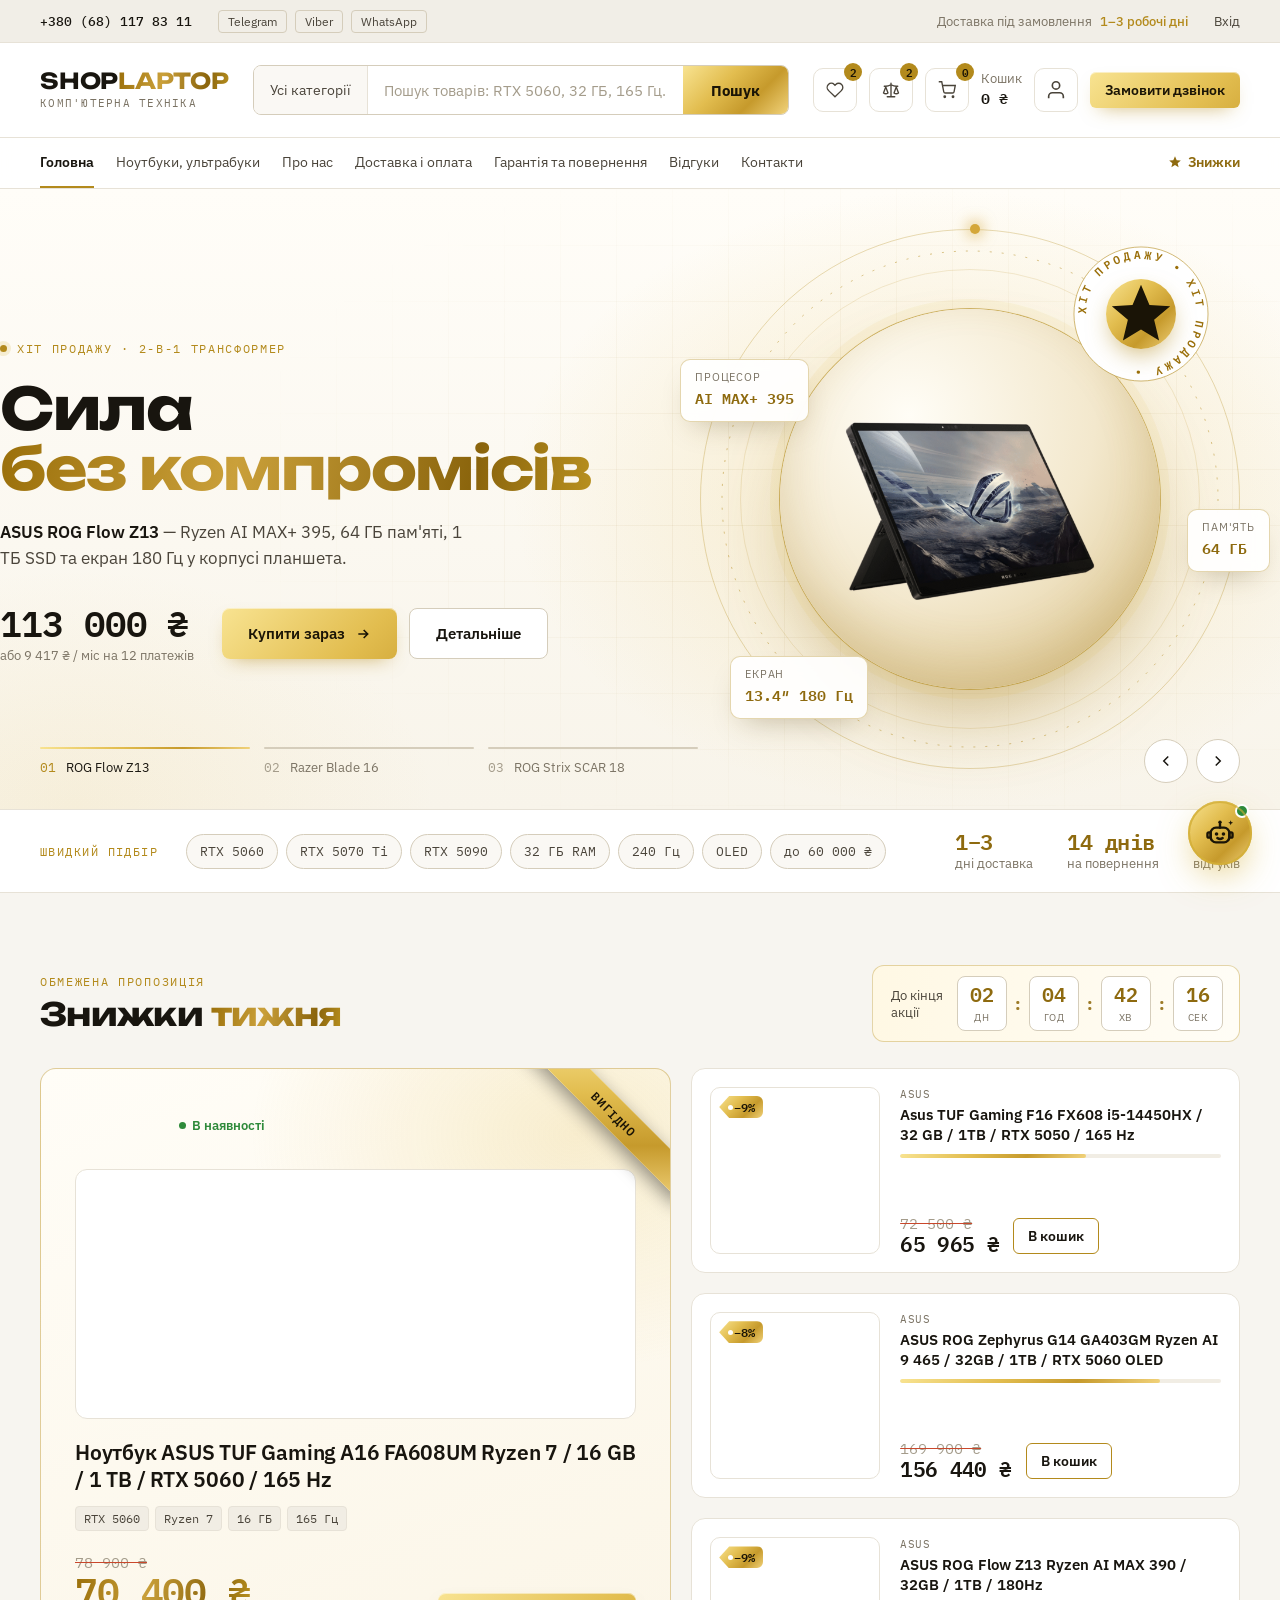
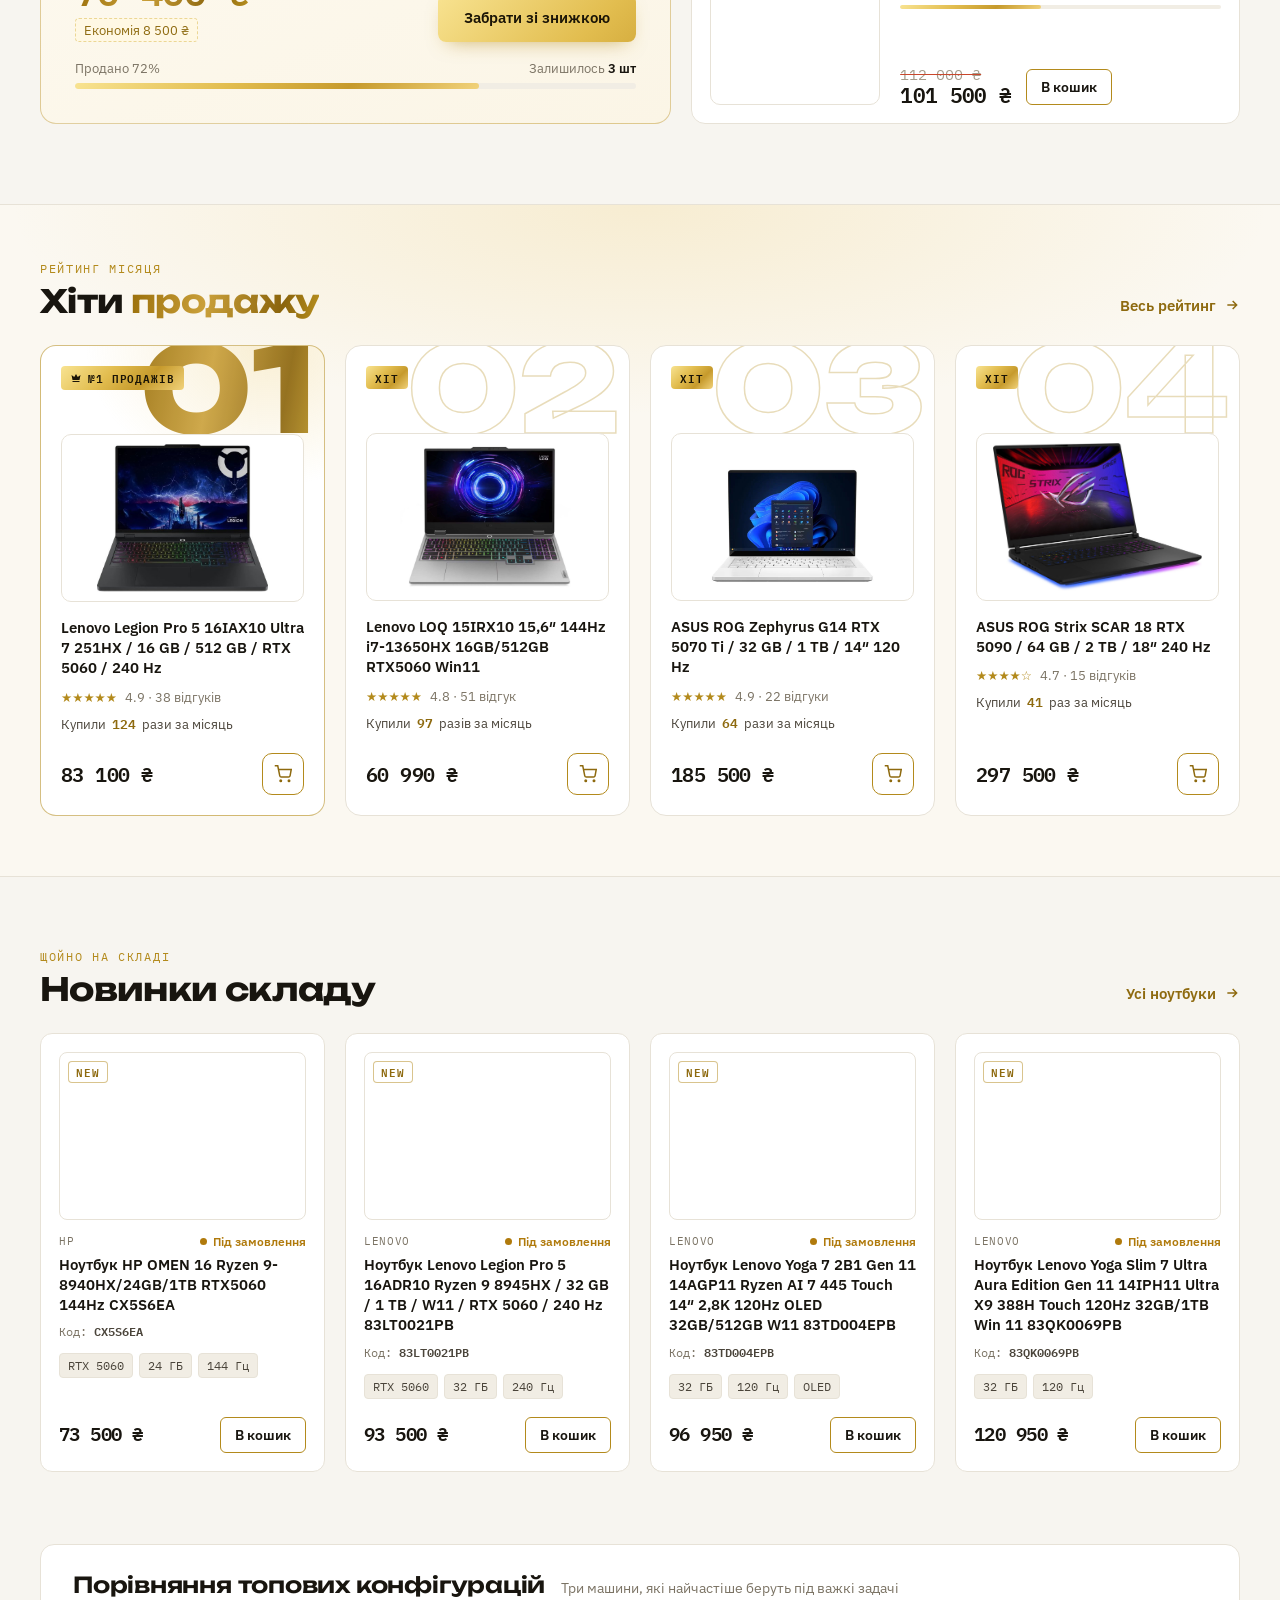
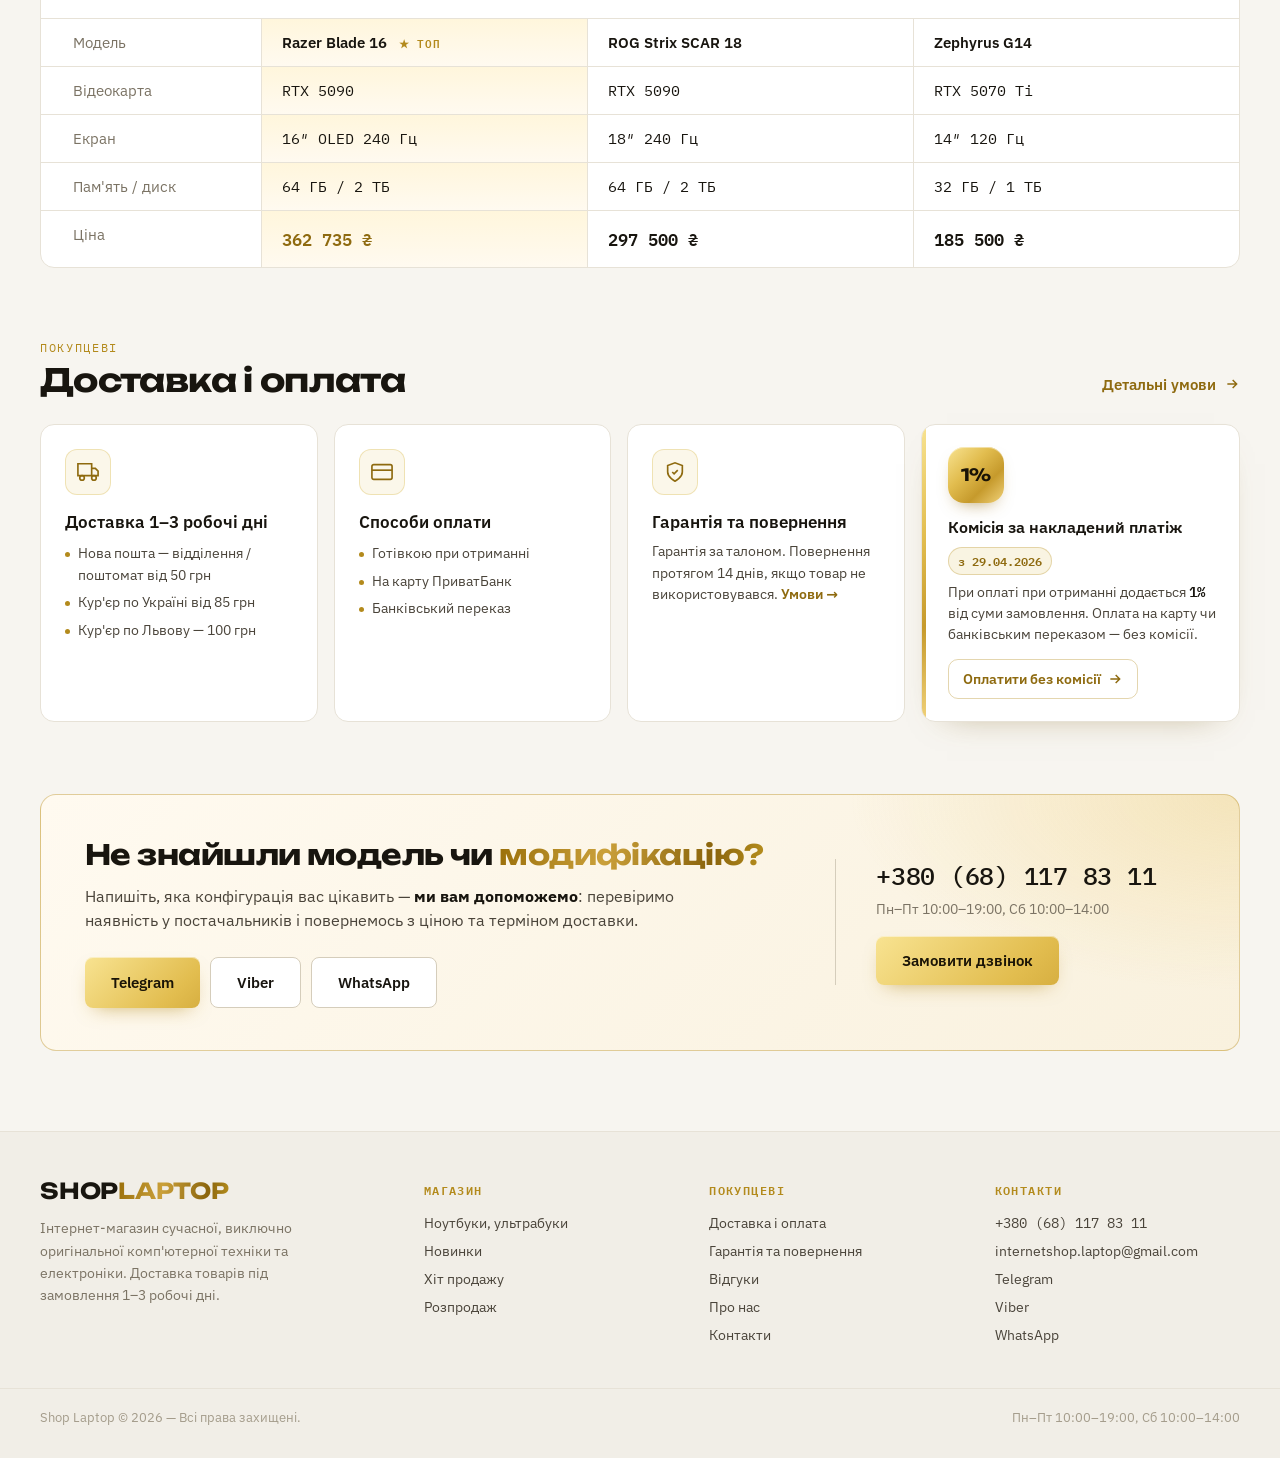
<file: index.html>
<!DOCTYPE html>
<html lang="uk">
<head>
<meta charset="utf-8">
<meta name="viewport" content="width=device-width, initial-scale=1">
<title>Головна — ShopLaptop</title>
<meta name="description" content="ShopLaptop — ноутбуки та комп'ютерна техніка з доставкою 1–3 дні">
<link href="assets/fonts/fonts.css" rel="stylesheet">
<link href="assets/css/site.css" rel="stylesheet">
</head>
<body>
<header>
  <div class="topbar">
    <div class="wrap">
      <a class="phone" href="tel:+380681178311">+380 (68) 117 83 11</a>
      <div class="msgr">
        <a href="https://t.me/noytbook_meneger">Telegram</a>
        <a href="#">Viber</a>
        <a href="#">WhatsApp</a>
      </div>
      <span class="note">Доставка під замовлення <b>1–3 робочі дні</b></span>
      <a class="tl" href="my-account.html" data-auth-top>Вхід</a>
    </div>
  </div>
  <div class="mainbar">
    <div class="wrap">
      <a class="logo" href="index.html">
        <span class="logo-word">SHOP<span class="gold-text">LAPTOP</span></span>
        <span class="logo-sub">комп'ютерна техніка</span>
      </a>
      <form class="search" action="shop.html">
        <div class="cat">Усі категорії</div>
        <input type="text" name="s" placeholder="Пошук товарів: RTX 5060, 32 ГБ, 165 Гц…">
        <button type="submit">Пошук</button>
      </form>
      <div class="hdr-actions">
        <a class="icon-link" href="spysok-bazhan.html" title="Список бажань"><svg width="18" height="18" viewBox="0 0 24 24" fill="none" stroke="currentColor" stroke-width="1.8"><path d="M20.8 4.6a5.5 5.5 0 0 0-7.8 0L12 5.7l-1-1.1a5.5 5.5 0 0 0-7.8 7.8l1 1.1L12 21l7.8-7.5 1-1.1a5.5 5.5 0 0 0 0-7.8z"/></svg><span class="badge" data-wish-count>2</span></a>
        <a class="icon-link" href="porivniaty.html" title="Порівняння"><svg width="18" height="18" viewBox="0 0 24 24" fill="none" stroke="currentColor" stroke-width="1.8" stroke-linecap="round" stroke-linejoin="round"><path d="m16 16 3-8 3 8c-.87.65-1.92 1-3 1s-2.13-.35-3-1Z"/><path d="m2 16 3-8 3 8c-.87.65-1.92 1-3 1s-2.13-.35-3-1Z"/><path d="M7 21h10M12 3v18M3 7h2c2 0 5-1 7-2 2 1 5 2 7 2h2"/></svg><span class="badge" data-compare-count>2</span></a>
        <a class="icon-link" href="cart.html" title="Кошик"><svg width="18" height="18" viewBox="0 0 24 24" fill="none" stroke="currentColor" stroke-width="1.8"><circle cx="9" cy="21" r="1"/><circle cx="20" cy="21" r="1"/><path d="M1 1h4l2.7 13.4a2 2 0 0 0 2 1.6h9.7a2 2 0 0 0 2-1.6L23 6H6"/></svg><span class="badge" data-cart-count>0</span></a>
        <a class="cart" href="cart.html"><span>Кошик</span><b data-cart-sum>0 ₴</b></a>
        <div class="acct" data-acct>
          <a class="icon-link acct-out" href="my-account.html" title="Увійти"><svg width="22" height="22" viewBox="0 0 24 24" fill="none" stroke="currentColor" stroke-width="1.8"><path d="M20 21v-2a4 4 0 0 0-4-4H8a4 4 0 0 0-4 4v2"/><circle cx="12" cy="7" r="4"/></svg></a>
          <div class="acct-in">
            <button class="acct-chip" type="button"><span class="acct-ava" data-acct-ini>К</span><span class="acct-txt"><b data-acct-name>Мій кабінет</b><em data-acct-phone></em></span></button>
            <div class="acct-menu">
              <div class="acct-menu-head"><span class="acct-ava big" data-acct-ini>К</span><span><b data-acct-name>Мій кабінет</b><em data-acct-phone></em></span></div>
              <a href="my-account.html"><svg width="22" height="22" viewBox="0 0 24 24" fill="none" stroke="currentColor" stroke-width="1.8"><path d="M20 21v-2a4 4 0 0 0-4-4H8a4 4 0 0 0-4 4v2"/><circle cx="12" cy="7" r="4"/></svg> Мій кабінет</a>
              <a href="my-account.html#orders"><svg width="22" height="22" viewBox="0 0 24 24" fill="none" stroke="currentColor" stroke-width="1.8"><path d="M21 16V8a2 2 0 0 0-1-1.7l-7-4a2 2 0 0 0-2 0l-7 4A2 2 0 0 0 3 8v8a2 2 0 0 0 1 1.7l7 4a2 2 0 0 0 2 0l7-4a2 2 0 0 0 1-1.7z"/><path d="M3.3 7 12 12l8.7-5M12 22V12"/></svg> Мої замовлення</a>
              <a href="spysok-bazhan.html"><svg width="18" height="18" viewBox="0 0 24 24" fill="none" stroke="currentColor" stroke-width="1.8"><path d="M20.8 4.6a5.5 5.5 0 0 0-7.8 0L12 5.7l-1-1.1a5.5 5.5 0 0 0-7.8 7.8l1 1.1L12 21l7.8-7.5 1-1.1a5.5 5.5 0 0 0 0-7.8z"/></svg> Список бажань</a>
              <button type="button" data-logout><svg width="18" height="18" viewBox="0 0 24 24" fill="none" stroke="currentColor" stroke-width="1.8"><path d="M9 21H5a2 2 0 0 1-2-2V5a2 2 0 0 1 2-2h4M16 17l5-5-5-5M21 12H9"/></svg> Вийти</button>
            </div>
          </div>
        </div>
        <button class="btn btn-gold btn-sm" data-callback>Замовити дзвінок</button>
      </div>
    </div>
  </div>
</header>
<nav class="navbar">
  <div class="wrap">
    <a class="active" href="index.html">Головна</a><a href="shop.html">Ноутбуки, ультрабуки</a><a href="pro-nas.html">Про нас</a><a href="dostavka-i-oplata.html">Доставка і оплата</a><a href="harantiia-ta-povernennia.html">Гарантія та повернення</a><a href="vidhuky.html">Відгуки</a><a href="kontakty.html">Контакти</a>
    <a class="sale push" href="index.html#deals"><svg width="14" height="14" viewBox="0 0 24 24" fill="currentColor"><path d="M12 2l2.9 6.9L22 9.3l-5.5 4.7 1.7 7.1L12 17.3 5.8 21.1l1.7-7.1L2 9.3l7.1-.4z"/></svg>Знижки</a>
  </div>
</nav>
<!-- ============ HERO ============ -->
<section class="hero" id="hero">
  <div class="wrap hero-inner">

    <!-- Slide 1 -->
    <div class="slide active" data-stamp="ХІТ ПРОДАЖУ • ХІТ ПРОДАЖУ • ">
      <div class="copy">
        <span class="eyebrow"><span class="dot"></span>Хіт продажу · 2-в-1 трансформер</span>
        <h1>Сила<br><span class="gold-text">без компромісів</span></h1>
        <p class="model"><b>ASUS ROG Flow Z13</b> — Ryzen AI MAX+ 395, 64 ГБ пам'яті, 1 ТБ SSD та екран 180 Гц у корпусі планшета.</p>
        <div class="buyrow">
          <div class="price">113 000 ₴<small>або 9 417 ₴ / міс на 12 платежів</small></div>
          <div class="ctas">
            <a class="btn btn-gold" href="product.html">Купити зараз
              <svg width="16" height="16" viewBox="0 0 24 24" fill="none" stroke="currentColor" stroke-width="2.4"><path d="M5 12h14M13 6l6 6-6 6"/></svg>
            </a>
            <a class="btn btn-ghost" href="product.html">Детальніше</a>
          </div>
        </div>
      </div>
      <div class="stage">
        <div class="ring r1"></div><div class="ring r2"></div>
        <svg class="dash" viewBox="0 0 500 500"><circle cx="250" cy="250" r="248" fill="none" stroke="rgba(212,175,55,.45)" stroke-width="1" stroke-dasharray="2 10"/></svg>
        <div class="orbit"></div>
        <div class="disc"><img src="assets/img/laptop-asus-rog-flow-z13-ekran-dotykowy-1024x853.png" alt="ASUS ROG Flow Z13"></div>
        <div class="stamp"></div>
        <div class="chip c1"><span>Процесор</span><b>AI MAX+ 395</b></div>
        <div class="chip c2"><span>Пам'ять</span><b>64 ГБ</b></div>
        <div class="chip c3"><span>Екран</span><b>13.4″ 180 Гц</b></div>
      </div>
    </div>

    <!-- Slide 2 -->
    <div class="slide" data-stamp="ФЛАГМАН • ФЛАГМАН • ФЛАГМАН • ">
      <div class="copy">
        <span class="eyebrow"><span class="dot"></span>Флагман · RTX 5090</span>
        <h1>Чорний. Тонкий.<br><span class="gold-text">Нестримний.</span></h1>
        <p class="model"><b>Razer Blade 16</b> — RTX 5090, 16″ OLED 240 Гц, 64 ГБ / 2 ТБ. Алюмінієвий корпус завтовшки 17 мм.</p>
        <div class="buyrow">
          <div class="price">362 735 ₴<small>або 30 228 ₴ / міс на 12 платежів</small></div>
          <div class="ctas">
            <a class="btn btn-gold" href="product.html">Купити зараз
              <svg width="16" height="16" viewBox="0 0 24 24" fill="none" stroke="currentColor" stroke-width="2.4"><path d="M5 12h14M13 6l6 6-6 6"/></svg>
            </a>
            <a class="btn btn-ghost" href="product.html">Детальніше</a>
          </div>
        </div>
      </div>
      <div class="stage">
        <div class="ring r1"></div><div class="ring r2"></div>
        <svg class="dash" viewBox="0 0 500 500"><circle cx="250" cy="250" r="248" fill="none" stroke="rgba(212,175,55,.45)" stroke-width="1" stroke-dasharray="2 10"/></svg>
        <div class="orbit"></div>
        <div class="disc"><img src="assets/img/400px_razer-blade-16-lewy-przod.jpg" alt="Razer Blade 16"></div>
        <div class="stamp"></div>
        <div class="chip c1"><span>Відеокарта</span><b>RTX 5090</b></div>
        <div class="chip c2"><span>Екран</span><b>OLED 240 Гц</b></div>
        <div class="chip c3"><span>Пам'ять / диск</span><b>64 ГБ / 2 ТБ</b></div>
      </div>
    </div>

    <!-- Slide 3 -->
    <div class="slide" data-stamp="ТОП ВИБІР • ТОП ВИБІР • ТОП ВИБІР • ">
      <div class="copy">
        <span class="eyebrow"><span class="dot"></span>Топ вибір геймерів</span>
        <h1>18 дюймів<br><span class="gold-text">чистої переваги</span></h1>
        <p class="model"><b>ASUS ROG Strix SCAR 18</b> — RTX 5090, 18″ 240 Гц, 64 ГБ / 2 ТБ. Максимум продуктивності для ігор і 3D.</p>
        <div class="buyrow">
          <div class="price">297 500 ₴<small>або 24 792 ₴ / міс на 12 платежів</small></div>
          <div class="ctas">
            <a class="btn btn-gold" href="product.html">Купити зараз
              <svg width="16" height="16" viewBox="0 0 24 24" fill="none" stroke="currentColor" stroke-width="2.4"><path d="M5 12h14M13 6l6 6-6 6"/></svg>
            </a>
            <a class="btn btn-ghost" href="product.html">Детальніше</a>
          </div>
        </div>
      </div>
      <div class="stage">
        <div class="ring r1"></div><div class="ring r2"></div>
        <svg class="dash" viewBox="0 0 500 500"><circle cx="250" cy="250" r="248" fill="none" stroke="rgba(212,175,55,.45)" stroke-width="1" stroke-dasharray="2 10"/></svg>
        <div class="orbit"></div>
        <div class="disc"><img src="assets/img/laptop-asus-rog-strix-scar-18-g835lxg-u9642w-7-1024x723.jpg" alt="ASUS ROG Strix SCAR 18"></div>
        <div class="stamp"></div>
        <div class="chip c1"><span>Відеокарта</span><b>RTX 5090</b></div>
        <div class="chip c2"><span>Екран</span><b>18″ 240 Гц</b></div>
        <div class="chip c3"><span>Пам'ять / диск</span><b>64 ГБ / 2 ТБ</b></div>
      </div>
    </div>

    <div class="hero-ctrl">
      <button class="tab active"><div class="bar"><i></i></div><div class="lbl"><em>01</em>ROG Flow Z13</div></button>
      <button class="tab"><div class="bar"><i></i></div><div class="lbl"><em>02</em>Razer Blade 16</div></button>
      <button class="tab"><div class="bar"><i></i></div><div class="lbl"><em>03</em>ROG Strix SCAR 18</div></button>
      <div class="arrows">
        <button id="prev" aria-label="Попередній"><svg width="18" height="18" viewBox="0 0 24 24" fill="none" stroke="currentColor" stroke-width="2"><path d="M15 18l-6-6 6-6"/></svg></button>
        <button id="next" aria-label="Наступний"><svg width="18" height="18" viewBox="0 0 24 24" fill="none" stroke="currentColor" stroke-width="2"><path d="M9 18l6-6-6-6"/></svg></button>
      </div>
    </div>
  </div>
</section>

<!-- quick pick -->
<div class="quick">
  <div class="wrap">
    <span class="ttl">Швидкий підбір</span>
    <div class="pills">
      <a class="pill" href="shop.html">RTX 5060</a>
      <a class="pill" href="shop.html">RTX 5070 Ti</a>
      <a class="pill" href="shop.html">RTX 5090</a>
      <a class="pill" href="shop.html">32 ГБ RAM</a>
      <a class="pill" href="shop.html">240 Гц</a>
      <a class="pill" href="shop.html">OLED</a>
      <a class="pill" href="shop.html">до 60 000 ₴</a>
    </div>
    <div class="stats">
      <div class="stat"><b>1–3</b><span>дні доставка</span></div>
      <div class="stat"><b>14 днів</b><span>на повернення</span></div>
      <div class="stat"><b>39+</b><span>відгуків</span></div>
    </div>
  </div>
</div>

<main class="wrap">

  <!-- ============ DEALS ============ -->
  <section class="sec" id="deals">
    <div class="sec-head deals-head">
      <div>
        <div class="kicker">Обмежена пропозиція</div>
        <h2>Знижки <span class="gold-text">тижня</span></h2>
      </div>
      <div class="timer">
        <div class="t-lbl">До кінця<br>акції</div>
        <div class="cells">
          <div class="cell"><b id="tD">00</b><span>дн</span></div><span class="sep">:</span>
          <div class="cell"><b id="tH">00</b><span>год</span></div><span class="sep">:</span>
          <div class="cell"><b id="tM">00</b><span>хв</span></div><span class="sep">:</span>
          <div class="cell"><b id="tS">00</b><span>сек</span></div>
        </div>
      </div>
    </div>

    <div class="deals">
      <article class="deal-main" data-href="product.html">
        <div class="ribbon">ВИГІДНО</div>
        <div class="top"><span class="pct big">−11%</span><span class="instock">В наявності</span></div>
        <div class="img"><img src="assets/img/laptop-asus-tuf-gaming-a16-fa608umi-r7325-1-1024x704.jpg" alt="ASUS TUF Gaming A16"></div>
        <h3>Ноутбук ASUS TUF Gaming A16 FA608UM Ryzen 7 / 16 GB / 1 TB / RTX 5060 / 165 Hz</h3>
        <div class="specs"><span>RTX 5060</span><span>Ryzen 7</span><span>16 ГБ</span><span>165 Гц</span></div>
        <div class="pricing">
          <div>
            <div class="old">78 900 ₴</div>
            <div class="new gold-text">70 400 ₴</div>
            <span class="save">Економія 8 500 ₴</span>
          </div>
          <a class="btn btn-gold" href="product.html" style="margin-left:auto">Забрати зі знижкою</a>
        </div>
        <div class="stock">
          <div class="row"><span>Продано 72%</span><span>Залишилось <b>3 шт</b></span></div>
          <div class="track"><i style="width:72%"></i></div>
        </div>
      </article>

      <div class="deal-list">
        <article class="deal" data-href="product.html">
          <div class="img"><span class="pct">−9%</span><img src="assets/img/600139686_6_i500.jpg" alt="Asus TUF Gaming F16"></div>
          <div class="body">
            <span class="brand">Asus</span>
            <h4>Asus TUF Gaming F16 FX608 i5-14450HX / 32 GB / 1TB / RTX 5050 / 165 Hz</h4>
            <div class="stock"><div class="track"><i style="width:58%"></i></div></div>
            <div class="bottom">
              <div><div class="old">72 500 ₴</div><div class="new">65 965 ₴</div></div>
              <a class="btn-line" href="cart.html">В кошик</a>
            </div>
          </div>
        </article>
        <article class="deal" data-href="product.html">
          <div class="img"><span class="pct">−8%</span><img src="assets/img/400px_asus-zephyrus-14-ga403gm-przod-p.jpg" alt="ASUS ROG Zephyrus G14"></div>
          <div class="body">
            <span class="brand">Asus</span>
            <h4>ASUS ROG Zephyrus G14 GA403GM Ryzen AI 9 465 / 32GB / 1TB / RTX 5060 OLED</h4>
            <div class="stock"><div class="track"><i style="width:81%"></i></div></div>
            <div class="bottom">
              <div><div class="old">169 900 ₴</div><div class="new">156 440 ₴</div></div>
              <a class="btn-line" href="cart.html">В кошик</a>
            </div>
          </div>
        </article>
        <article class="deal" data-href="product.html">
          <div class="img"><span class="pct">−9%</span><img src="assets/img/pr_2025_2_11_8_45_8_450_01.png" alt="ASUS ROG Flow Z13 32GB"></div>
          <div class="body">
            <span class="brand">Asus</span>
            <h4>ASUS ROG Flow Z13 Ryzen AI MAX 390 / 32GB / 1TB / 180Hz</h4>
            <div class="stock"><div class="track"><i style="width:44%"></i></div></div>
            <div class="bottom">
              <div><div class="old">112 000 ₴</div><div class="new">101 500 ₴</div></div>
              <a class="btn-line" href="cart.html">В кошик</a>
            </div>
          </div>
        </article>
      </div>
    </div>
  </section>
</main>

<!-- ============ HITS ============ -->
<section class="hits-sec">
  <div class="wrap">
    <div class="sec-head">
      <div>
        <div class="kicker">Рейтинг місяця</div>
        <h2>Хіти <span class="gold-text">продажу</span></h2>
      </div>
      <a class="more" href="shop.html">Весь рейтинг
        <svg width="16" height="16" viewBox="0 0 24 24" fill="none" stroke="currentColor" stroke-width="2.2"><path d="M5 12h14M13 6l6 6-6 6"/></svg>
      </a>
    </div>
    <div class="hits">
      <article class="hit first" data-href="product.html">
        <span class="rank">01</span>
        <div class="tagrow"><span class="fire">
          <svg width="12" height="12" viewBox="0 0 24 24" fill="currentColor"><path d="M5 16 3 6l5.5 4L12 4l3.5 6L21 6l-2 10H5zm0 2h14v2H5z"/></svg>№1 ПРОДАЖІВ</span></div>
        <div class="img"><img src="assets/img/600188431_1_i500.jpg" alt="Lenovo Legion Pro 5"></div>
        <h4>Lenovo Legion Pro 5 16IAX10 Ultra 7 251HX / 16 GB / 512 GB / RTX 5060 / 240 Hz</h4>
        <div class="rating"><span class="stars">★★★★★</span>4.9 · 38 відгуків</div>
        <div class="sold">Купили <b>124</b> рази за місяць</div>
        <div class="bottom"><span class="new">83 100 ₴</span>
          <button class="cart-btn" aria-label="В кошик"><svg width="18" height="18" viewBox="0 0 24 24" fill="none" stroke="currentColor" stroke-width="2"><circle cx="9" cy="21" r="1"/><circle cx="20" cy="21" r="1"/><path d="M1 1h4l2.7 13.4a2 2 0 0 0 2 1.6h9.7a2 2 0 0 0 2-1.6L23 6H6"/></svg></button>
        </div>
      </article>
      <article class="hit" data-href="product.html">
        <span class="rank">02</span>
        <div class="tagrow"><span class="fire">ХІТ</span></div>
        <div class="img"><img src="assets/img/lenovo-loq-15irx10-15-6-144hz-i7-13650hx-16gb-ram-512gb-dysk-ssd-rtx5060-dlss4-win11-szary167445610273_5-2-1024x863.jpg" alt="Lenovo LOQ 15IRX10"></div>
        <h4>Lenovo LOQ 15IRX10 15,6″ 144Hz i7-13650HX 16GB/512GB RTX5060 Win11</h4>
        <div class="rating"><span class="stars">★★★★★</span>4.8 · 51 відгук</div>
        <div class="sold">Купили <b>97</b> разів за місяць</div>
        <div class="bottom"><span class="new">60 990 ₴</span>
          <button class="cart-btn" aria-label="В кошик"><svg width="18" height="18" viewBox="0 0 24 24" fill="none" stroke="currentColor" stroke-width="2"><circle cx="9" cy="21" r="1"/><circle cx="20" cy="21" r="1"/><path d="M1 1h4l2.7 13.4a2 2 0 0 0 2 1.6h9.7a2 2 0 0 0 2-1.6L23 6H6"/></svg></button>
        </div>
      </article>
      <article class="hit" data-href="product.html">
        <span class="rank">03</span>
        <div class="tagrow"><span class="fire">ХІТ</span></div>
        <div class="img"><img src="assets/img/pr_2026_4_23_12_48_47_614_00.jpg" alt="ASUS ROG Zephyrus G14 RTX5070Ti"></div>
        <h4>ASUS ROG Zephyrus G14 RTX 5070 Ti / 32 GB / 1 TB / 14″ 120 Hz</h4>
        <div class="rating"><span class="stars">★★★★★</span>4.9 · 22 відгуки</div>
        <div class="sold">Купили <b>64</b> рази за місяць</div>
        <div class="bottom"><span class="new">185 500 ₴</span>
          <button class="cart-btn" aria-label="В кошик"><svg width="18" height="18" viewBox="0 0 24 24" fill="none" stroke="currentColor" stroke-width="2"><circle cx="9" cy="21" r="1"/><circle cx="20" cy="21" r="1"/><path d="M1 1h4l2.7 13.4a2 2 0 0 0 2 1.6h9.7a2 2 0 0 0 2-1.6L23 6H6"/></svg></button>
        </div>
      </article>
      <article class="hit" data-href="product.html">
        <span class="rank">04</span>
        <div class="tagrow"><span class="fire">ХІТ</span></div>
        <div class="img"><img src="assets/img/laptop-asus-rog-strix-scar-18-g835lxg-u9642w-7-1024x723.jpg" alt="ASUS ROG Strix SCAR 18"></div>
        <h4>ASUS ROG Strix SCAR 18 RTX 5090 / 64 GB / 2 TB / 18″ 240 Hz</h4>
        <div class="rating"><span class="stars">★★★★☆</span>4.7 · 15 відгуків</div>
        <div class="sold">Купили <b>41</b> раз за місяць</div>
        <div class="bottom"><span class="new">297 500 ₴</span>
          <button class="cart-btn" aria-label="В кошик"><svg width="18" height="18" viewBox="0 0 24 24" fill="none" stroke="currentColor" stroke-width="2"><circle cx="9" cy="21" r="1"/><circle cx="20" cy="21" r="1"/><path d="M1 1h4l2.7 13.4a2 2 0 0 0 2 1.6h9.7a2 2 0 0 0 2-1.6L23 6H6"/></svg></button>
        </div>
      </article>
    </div>
  </div>
</section>

<main class="wrap">

  <!-- ============ NEW ARRIVALS ============ -->
  <section class="sec">
    <div class="sec-head">
      <div>
        <div class="kicker">Щойно на складі</div>
        <h2>Новинки складу</h2>
      </div>
      <a class="more" href="shop.html">Усі ноутбуки
        <svg width="16" height="16" viewBox="0 0 24 24" fill="none" stroke="currentColor" stroke-width="2.2"><path d="M5 12h14M13 6l6 6-6 6"/></svg>
      </a>
    </div>
    <div class="grid4">
<article class="card pcard" data-href="product.html">
        <div class="img"><span class="new-tag">NEW</span>
          <div class="pc-actions">
            <button class="pc-act" data-wish title="До списку бажань"><svg width="18" height="18" viewBox="0 0 24 24" fill="none" stroke="currentColor" stroke-width="1.8"><path d="M20.8 4.6a5.5 5.5 0 0 0-7.8 0L12 5.7l-1-1.1a5.5 5.5 0 0 0-7.8 7.8l1 1.1L12 21l7.8-7.5 1-1.1a5.5 5.5 0 0 0 0-7.8z"/></svg></button>
            <button class="pc-act" data-compare title="Порівняти"><svg width="18" height="18" viewBox="0 0 24 24" fill="none" stroke="currentColor" stroke-width="1.8" stroke-linecap="round" stroke-linejoin="round"><path d="m16 16 3-8 3 8c-.87.65-1.92 1-3 1s-2.13-.35-3-1Z"/><path d="m2 16 3-8 3 8c-.87.65-1.92 1-3 1s-2.13-.35-3-1Z"/><path d="M7 21h10M12 3v18M3 7h2c2 0 5-1 7-2 2 1 5 2 7 2h2"/></svg></button>
          </div>
          <img loading="lazy" src="assets/img/products/pr_2025_11_10_7_8_21_743_00.jpg" alt="Ноутбук HP OMEN 16 Ryzen 9-8940HX/24GB/1TB RTX5060 144Hz CX5S6EA">
        </div>
        <div class="pc-meta"><span class="brand">HP</span><span class="st order">Під замовлення</span></div>
        <h4><a href="product.html">Ноутбук HP OMEN 16 Ryzen 9-8940HX/24GB/1TB RTX5060 144Hz CX5S6EA</a></h4>
        <div class="sku">Код: <b>CX5S6EA</b></div>
        <div class="specs"><span>RTX 5060</span><span>24 ГБ</span><span>144 Гц</span></div>
        <div class="bottom"><span class="new">73 500 ₴</span><button class="btn-line" data-add="Ноутбук HP OMEN 16 Ryzen 9-8940HX/24GB/1TB RTX5060 144Hz CX5S6EA" data-price="73500">В кошик</button></div>
      </article>
<article class="card pcard" data-href="product.html">
        <div class="img"><span class="new-tag">NEW</span>
          <div class="pc-actions">
            <button class="pc-act" data-wish title="До списку бажань"><svg width="18" height="18" viewBox="0 0 24 24" fill="none" stroke="currentColor" stroke-width="1.8"><path d="M20.8 4.6a5.5 5.5 0 0 0-7.8 0L12 5.7l-1-1.1a5.5 5.5 0 0 0-7.8 7.8l1 1.1L12 21l7.8-7.5 1-1.1a5.5 5.5 0 0 0 0-7.8z"/></svg></button>
            <button class="pc-act" data-compare title="Порівняти"><svg width="18" height="18" viewBox="0 0 24 24" fill="none" stroke="currentColor" stroke-width="1.8" stroke-linecap="round" stroke-linejoin="round"><path d="m16 16 3-8 3 8c-.87.65-1.92 1-3 1s-2.13-.35-3-1Z"/><path d="m2 16 3-8 3 8c-.87.65-1.92 1-3 1s-2.13-.35-3-1Z"/><path d="M7 21h10M12 3v18M3 7h2c2 0 5-1 7-2 2 1 5 2 7 2h2"/></svg></button>
          </div>
          <img loading="lazy" src="assets/img/products/15252482_28_i500.jpg" alt="Ноутбук Lenovo Legion Pro 5 16ADR10 Ryzen 9 8945HX / 32 GB / 1 TB / W11 / RTX 5060 / 240 Hz 83LT0021PB">
        </div>
        <div class="pc-meta"><span class="brand">Lenovo</span><span class="st order">Під замовлення</span></div>
        <h4><a href="product.html">Ноутбук Lenovo Legion Pro 5 16ADR10 Ryzen 9 8945HX / 32 GB / 1 TB / W11 / RTX 5060 / 240 Hz 83LT0021PB</a></h4>
        <div class="sku">Код: <b>83LT0021PB</b></div>
        <div class="specs"><span>RTX 5060</span><span>32 ГБ</span><span>240 Гц</span></div>
        <div class="bottom"><span class="new">93 500 ₴</span><button class="btn-line" data-add="Ноутбук Lenovo Legion Pro 5 16ADR10 Ryzen 9 8945HX / 32 GB / 1 TB / W11 / RTX 5060 / 240 Hz 83LT0021PB" data-price="93500">В кошик</button></div>
      </article>
<article class="card pcard" data-href="product.html">
        <div class="img"><span class="new-tag">NEW</span>
          <div class="pc-actions">
            <button class="pc-act" data-wish title="До списку бажань"><svg width="18" height="18" viewBox="0 0 24 24" fill="none" stroke="currentColor" stroke-width="1.8"><path d="M20.8 4.6a5.5 5.5 0 0 0-7.8 0L12 5.7l-1-1.1a5.5 5.5 0 0 0-7.8 7.8l1 1.1L12 21l7.8-7.5 1-1.1a5.5 5.5 0 0 0 0-7.8z"/></svg></button>
            <button class="pc-act" data-compare title="Порівняти"><svg width="18" height="18" viewBox="0 0 24 24" fill="none" stroke="currentColor" stroke-width="1.8" stroke-linecap="round" stroke-linejoin="round"><path d="m16 16 3-8 3 8c-.87.65-1.92 1-3 1s-2.13-.35-3-1Z"/><path d="m2 16 3-8 3 8c-.87.65-1.92 1-3 1s-2.13-.35-3-1Z"/><path d="M7 21h10M12 3v18M3 7h2c2 0 5-1 7-2 2 1 5 2 7 2h2"/></svg></button>
          </div>
          <img loading="lazy" src="assets/img/products/i-laptop-lenovo-yoga-7-2-in-1-14agp11-14-ryzen7-32gb-512gb-win11-83td004epb-1024x577.jpg" alt="Ноутбук Lenovo Yoga 7 2В1 Gen 11 14AGP11 Ryzen AI 7 445 Touch 14″ 2,8K 120Hz OLED 32GB/512GB W11 83TD004EPB">
        </div>
        <div class="pc-meta"><span class="brand">Lenovo</span><span class="st order">Під замовлення</span></div>
        <h4><a href="product.html">Ноутбук Lenovo Yoga 7 2В1 Gen 11 14AGP11 Ryzen AI 7 445 Touch 14″ 2,8K 120Hz OLED 32GB/512GB W11 83TD004EPB</a></h4>
        <div class="sku">Код: <b>83TD004EPB</b></div>
        <div class="specs"><span>32 ГБ</span><span>120 Гц</span><span>OLED</span></div>
        <div class="bottom"><span class="new">96 950 ₴</span><button class="btn-line" data-add="Ноутбук Lenovo Yoga 7 2В1 Gen 11 14AGP11 Ryzen AI 7 445 Touch 14″ 2,8K 120Hz OLED 32GB/512GB W11 83TD004EPB" data-price="96950">В кошик</button></div>
      </article>
<article class="card pcard" data-href="product.html">
        <div class="img"><span class="new-tag">NEW</span>
          <div class="pc-actions">
            <button class="pc-act" data-wish title="До списку бажань"><svg width="18" height="18" viewBox="0 0 24 24" fill="none" stroke="currentColor" stroke-width="1.8"><path d="M20.8 4.6a5.5 5.5 0 0 0-7.8 0L12 5.7l-1-1.1a5.5 5.5 0 0 0-7.8 7.8l1 1.1L12 21l7.8-7.5 1-1.1a5.5 5.5 0 0 0 0-7.8z"/></svg></button>
            <button class="pc-act" data-compare title="Порівняти"><svg width="18" height="18" viewBox="0 0 24 24" fill="none" stroke="currentColor" stroke-width="1.8" stroke-linecap="round" stroke-linejoin="round"><path d="m16 16 3-8 3 8c-.87.65-1.92 1-3 1s-2.13-.35-3-1Z"/><path d="m2 16 3-8 3 8c-.87.65-1.92 1-3 1s-2.13-.35-3-1Z"/><path d="M7 21h10M12 3v18M3 7h2c2 0 5-1 7-2 2 1 5 2 7 2h2"/></svg></button>
          </div>
          <img loading="lazy" src="assets/img/products/i-laptop-lenovo-yoga-slim-7-ultra-14iph11-14-ultrax9-32gb-1tb-win11-83qk0069pb-1024x740.jpg" alt="Ноутбук Lenovo Yoga Slim 7 Ultra Aura Edition Gen 11 14IPH11 Ultra X9 388H Touch 120Hz 32GB/1TB Win 11 83QK0069PB">
        </div>
        <div class="pc-meta"><span class="brand">Lenovo</span><span class="st order">Під замовлення</span></div>
        <h4><a href="product.html">Ноутбук Lenovo Yoga Slim 7 Ultra Aura Edition Gen 11 14IPH11 Ultra X9 388H Touch 120Hz 32GB/1TB Win 11 83QK0069PB</a></h4>
        <div class="sku">Код: <b>83QK0069PB</b></div>
        <div class="specs"><span>32 ГБ</span><span>120 Гц</span></div>
        <div class="bottom"><span class="new">120 950 ₴</span><button class="btn-line" data-add="Ноутбук Lenovo Yoga Slim 7 Ultra Aura Edition Gen 11 14IPH11 Ultra X9 388H Touch 120Hz 32GB/1TB Win 11 83QK0069PB" data-price="120950">В кошик</button></div>
      </article>
    </div>
  </section>

  <!-- ============ COMPARE ============ -->
  <section class="sec">
    <div class="compare">
      <div class="head">
        <h3>Порівняння топових конфігурацій</h3>
        <span>Три машини, які найчастіше беруть під важкі задачі</span>
      </div>
      <div class="ctable">
        <div>Модель</div>
        <div class="h best">Razer Blade 16 <span class="crown">★ ТОП</span></div>
        <div class="h">ROG Strix SCAR 18</div>
        <div class="h">Zephyrus G14</div>

        <div>Відеокарта</div>
        <div class="m best">RTX 5090</div><div class="m">RTX 5090</div><div class="m">RTX 5070 Ti</div>

        <div>Екран</div>
        <div class="m best">16″ OLED 240 Гц</div><div class="m">18″ 240 Гц</div><div class="m">14″ 120 Гц</div>

        <div>Пам'ять / диск</div>
        <div class="m best">64 ГБ / 2 ТБ</div><div class="m">64 ГБ / 2 ТБ</div><div class="m">32 ГБ / 1 ТБ</div>

        <div class="last">Ціна</div>
        <div class="p best">362 735 ₴</div><div class="p">297 500 ₴</div><div class="p">185 500 ₴</div>
      </div>
    </div>
  </section>

  <!-- ============ DELIVERY & PAYMENT ============ -->
  <section class="sec" id="delivery">
    <div class="sec-head">
      <div>
        <div class="kicker">Покупцеві</div>
        <h2>Доставка і оплата</h2>
      </div>
      <a class="more" href="dostavka-i-oplata.html">Детальні умови
        <svg width="16" height="16" viewBox="0 0 24 24" fill="none" stroke="currentColor" stroke-width="2.2"><path d="M5 12h14M13 6l6 6-6 6"/></svg>
      </a>
    </div>
    <div class="delivery">
      <div class="dcard">
        <div class="ic"><svg width="22" height="22" viewBox="0 0 24 24" fill="none" stroke="currentColor" stroke-width="1.8"><path d="M1 3h15v13H1zM16 8h4l3 3v5h-7z"/><circle cx="5.5" cy="18.5" r="2.5"/><circle cx="18.5" cy="18.5" r="2.5"/></svg></div>
        <h4>Доставка 1–3 робочі дні</h4>
        <ul><li>Нова пошта — відділення / поштомат від 50 грн</li><li>Кур'єр по Україні від 85 грн</li><li>Кур'єр по Львову — 100 грн</li></ul>
      </div>
      <div class="dcard">
        <div class="ic"><svg width="22" height="22" viewBox="0 0 24 24" fill="none" stroke="currentColor" stroke-width="1.8"><rect x="1" y="4" width="22" height="16" rx="2"/><path d="M1 10h22"/></svg></div>
        <h4>Способи оплати</h4>
        <ul><li>Готівкою при отриманні</li><li>На карту ПриватБанк</li><li>Банківський переказ</li></ul>
      </div>
      <div class="dcard">
        <div class="ic"><svg width="22" height="22" viewBox="0 0 24 24" fill="none" stroke="currentColor" stroke-width="1.8"><path d="M12 22s8-4 8-10V5l-8-3-8 3v7c0 6 8 10 8 10z"/><path d="m9 12 2 2 4-4"/></svg></div>
        <h4>Гарантія та повернення</h4>
        <p>Гарантія за талоном. Повернення протягом 14 днів, якщо товар не використовувався. <a class="inl-link" href="harantiia-ta-povernennia.html">Умови →</a></p>
      </div>
      <div class="fee-note compact">
      <div class="fn-ic"><span>1%</span></div>
      <div class="fn-body">
        <div class="fn-top"><b>Комісія за накладений платіж</b><span class="fn-date">з 29.04.2026</span></div>
        <p>При оплаті при отриманні додається <b>1%</b> від суми замовлення. Оплата на карту чи банківським переказом — без комісії.</p>
      </div>
      <a class="fn-link" href="dostavka-i-oplata.html#payment">Оплатити без комісії <svg width="16" height="16" viewBox="0 0 24 24" fill="none" stroke="currentColor" stroke-width="2.2"><path d="M5 12h14M13 6l6 6-6 6"/></svg></a>
    </div>
    </div>
  </section>

  </main>
<section class="wrap sec">
  <div class="cta">
    <div>
      <h2>Не знайшли модель чи <span class="gold-text">модифікацію?</span></h2>
      <p>Напишіть, яка конфігурація вас цікавить — <b>ми вам допоможемо</b>: перевіримо наявність у постачальників і повернемось з ціною та терміном доставки.</p>
      <div class="row">
        <a class="btn btn-gold" href="https://t.me/noytbook_meneger">Telegram</a>
        <a class="btn btn-ghost" href="#">Viber</a>
        <a class="btn btn-ghost" href="#">WhatsApp</a>
      </div>
    </div>
    <div class="side">
      <div class="ph">+380 (68) 117 83 11</div>
      <div class="hrs">Пн–Пт 10:00–19:00, Сб 10:00–14:00</div>
      <button class="btn btn-gold" data-callback>Замовити дзвінок</button>
    </div>
  </div>
</section>


<footer>
  <div class="wrap cols">
    <div>
      <span class="logo-word">SHOP<span class="gold-text">LAPTOP</span></span>
      <p>Інтернет-магазин сучасної, виключно оригінальної комп'ютерної техніки та електроніки. Доставка товарів під замовлення 1–3 робочі дні.</p>
    </div>
    <div class="col"><div class="t">Магазин</div><a href="shop.html">Ноутбуки, ультрабуки</a><a href="shop.html">Новинки</a><a href="shop.html">Хіт продажу</a><a href="shop.html">Розпродаж</a></div>
    <div class="col"><div class="t">Покупцеві</div><a href="dostavka-i-oplata.html">Доставка і оплата</a><a href="harantiia-ta-povernennia.html">Гарантія та повернення</a><a href="vidhuky.html">Відгуки</a><a href="pro-nas.html">Про нас</a><a href="kontakty.html">Контакти</a></div>
    <div class="col"><div class="t">Контакти</div><a class="mono" href="tel:+380681178311">+380 (68) 117 83 11</a><a href="mailto:internetshop.laptop@gmail.com">internetshop.laptop@gmail.com</a><a href="https://t.me/noytbook_meneger">Telegram</a><a href="#">Viber</a><a href="#">WhatsApp</a></div>
  </div>
  <div class="wrap copy"><span>Shop Laptop © 2026 — Всі права захищені.</span><span>Пн–Пт 10:00–19:00, Сб 10:00–14:00</span></div>
</footer>
<!-- Callback modal -->
<div class="modal" id="callback" aria-hidden="true">
  <div class="modal-box" role="dialog" aria-label="Замовити дзвінок">
    <button class="modal-x" data-close aria-label="Закрити"><svg width="16" height="16" viewBox="0 0 24 24" fill="none" stroke="currentColor" stroke-width="2.2"><path d="M18 6 6 18M6 6l12 12"/></svg></button>
    <div class="modal-ic"><svg width="22" height="22" viewBox="0 0 24 24" fill="none" stroke="currentColor" stroke-width="1.8"><path d="M22 16.9v3a2 2 0 0 1-2.2 2 19.8 19.8 0 0 1-8.6-3.1 19.5 19.5 0 0 1-6-6A19.8 19.8 0 0 1 2.1 4.2 2 2 0 0 1 4.1 2h3a2 2 0 0 1 2 1.7c.1 1 .4 1.9.7 2.8a2 2 0 0 1-.5 2.1L8 9.9a16 16 0 0 0 6 6l1.3-1.3a2 2 0 0 1 2.1-.4c.9.3 1.8.6 2.8.7a2 2 0 0 1 1.7 2z"/></svg></div>
    <h3>Замовити дзвінок консультанта</h3>
    <p>Залиште свої дані і ми вам зателефонуємо найближчим часом.</p>
    <form class="form" data-demo-form="Дякуємо! Менеджер зателефонує вам найближчим часом.">
      <label class="fld"><span>Ім'я</span><input type="text" required placeholder="Ваше ім'я"></label>
      <label class="fld"><span>Телефон</span><input type="tel" required placeholder="+380 (__) ___ __ __"></label>
      <button class="btn btn-gold btn-block" type="submit">Надіслати</button>
    </form>
  </div>
</div>

<div class="toast" id="toast"></div>

<!-- AI support (stub) -->
<div class="ai-panel" id="aiPanel" role="dialog" aria-label="Підтримка">
  <div class="ai-head">
    <div class="ai-ava"><svg width="22" height="22" viewBox="0 0 24 24" fill="currentColor"><path d="M12 2l1.8 5.2L19 9l-5.2 1.8L12 16l-1.8-5.2L5 9l5.2-1.8zM19 14l.9 2.1L22 17l-2.1.9L19 20l-.9-2.1L16 17l2.1-.9zM5 15l.7 1.3L7 17l-1.3.7L5 19l-.7-1.3L3 17l1.3-.7z"/></svg></div>
    <div>
      <div class="nm">Помічник ShopLaptop <span class="beta">AI · BETA</span></div>
      <div class="st">Онлайн · відповідає одразу</div>
    </div>
    <button class="x" id="aiClose" aria-label="Закрити"><svg width="16" height="16" viewBox="0 0 24 24" fill="none" stroke="currentColor" stroke-width="2.2"><path d="M18 6 6 18M6 6l12 12"/></svg></button>
  </div>
  <div class="ai-body" id="aiBody"></div>
  <div class="ai-quick" id="aiQuick">
    <button data-q="pick">Підібрати ноутбук</button>
    <button data-q="delivery">Доставка і оплата</button>
    <button data-q="order">Статус замовлення</button>
    <button data-q="manager">Зв'язатися з менеджером</button>
  </div>
  <form class="ai-input" id="aiForm">
    <input id="aiInput" type="text" placeholder="Напишіть питання…" autocomplete="off">
    <button type="submit" aria-label="Надіслати"><svg width="18" height="18" viewBox="0 0 24 24" fill="none" stroke="currentColor" stroke-width="2.2"><path d="M22 2 11 13M22 2l-7 20-4-9-9-4z"/></svg></button>
  </form>
  <div class="ai-foot">Помічник ShopLaptop · відповідає цілодобово</div>
</div>
<div class="ai-fab" id="aiFab">
  <div class="ai-hint" id="aiHint">Потрібна допомога з вибором? <b>Запитайте помічника</b></div>
  <button class="ai-btn" id="aiBtn" aria-label="Відкрити підтримку">
    <svg class="i-chat" width="32" height="32" viewBox="0 0 24 24" fill="none" stroke="currentColor" stroke-width="1.8" stroke-linecap="round" stroke-linejoin="round">
      <path d="M12 8V5.2"/><circle cx="12" cy="4" r="1.3" fill="currentColor" stroke="none"/>
      <rect x="5" y="8" width="14" height="11" rx="4"/>
      <rect x="2.6" y="11.5" width="2.4" height="4" rx="1.1"/><rect x="19" y="11.5" width="2.4" height="4" rx="1.1"/>
      <g class="eyes" fill="currentColor" stroke="none"><circle cx="9.4" cy="12.8" r="1.35"/><circle cx="14.6" cy="12.8" r="1.35"/></g>
      <path d="M10 15.8q2 1.4 4 0"/>
      <path d="M20 2.5l.5 1.3 1.3.5-1.3.5-.5 1.3-.5-1.3-1.3-.5 1.3-.5z" fill="currentColor" stroke="none"/>
    </svg>
    <svg class="i-close" width="24" height="24" viewBox="0 0 24 24" fill="none" stroke="currentColor" stroke-width="2.4"><path d="M18 6 6 18M6 6l12 12"/></svg>
    <span class="ai-dot"></span>
  </button>
</div>
<script src="assets/js/site.js"></script>
</body>
</html>
</file>
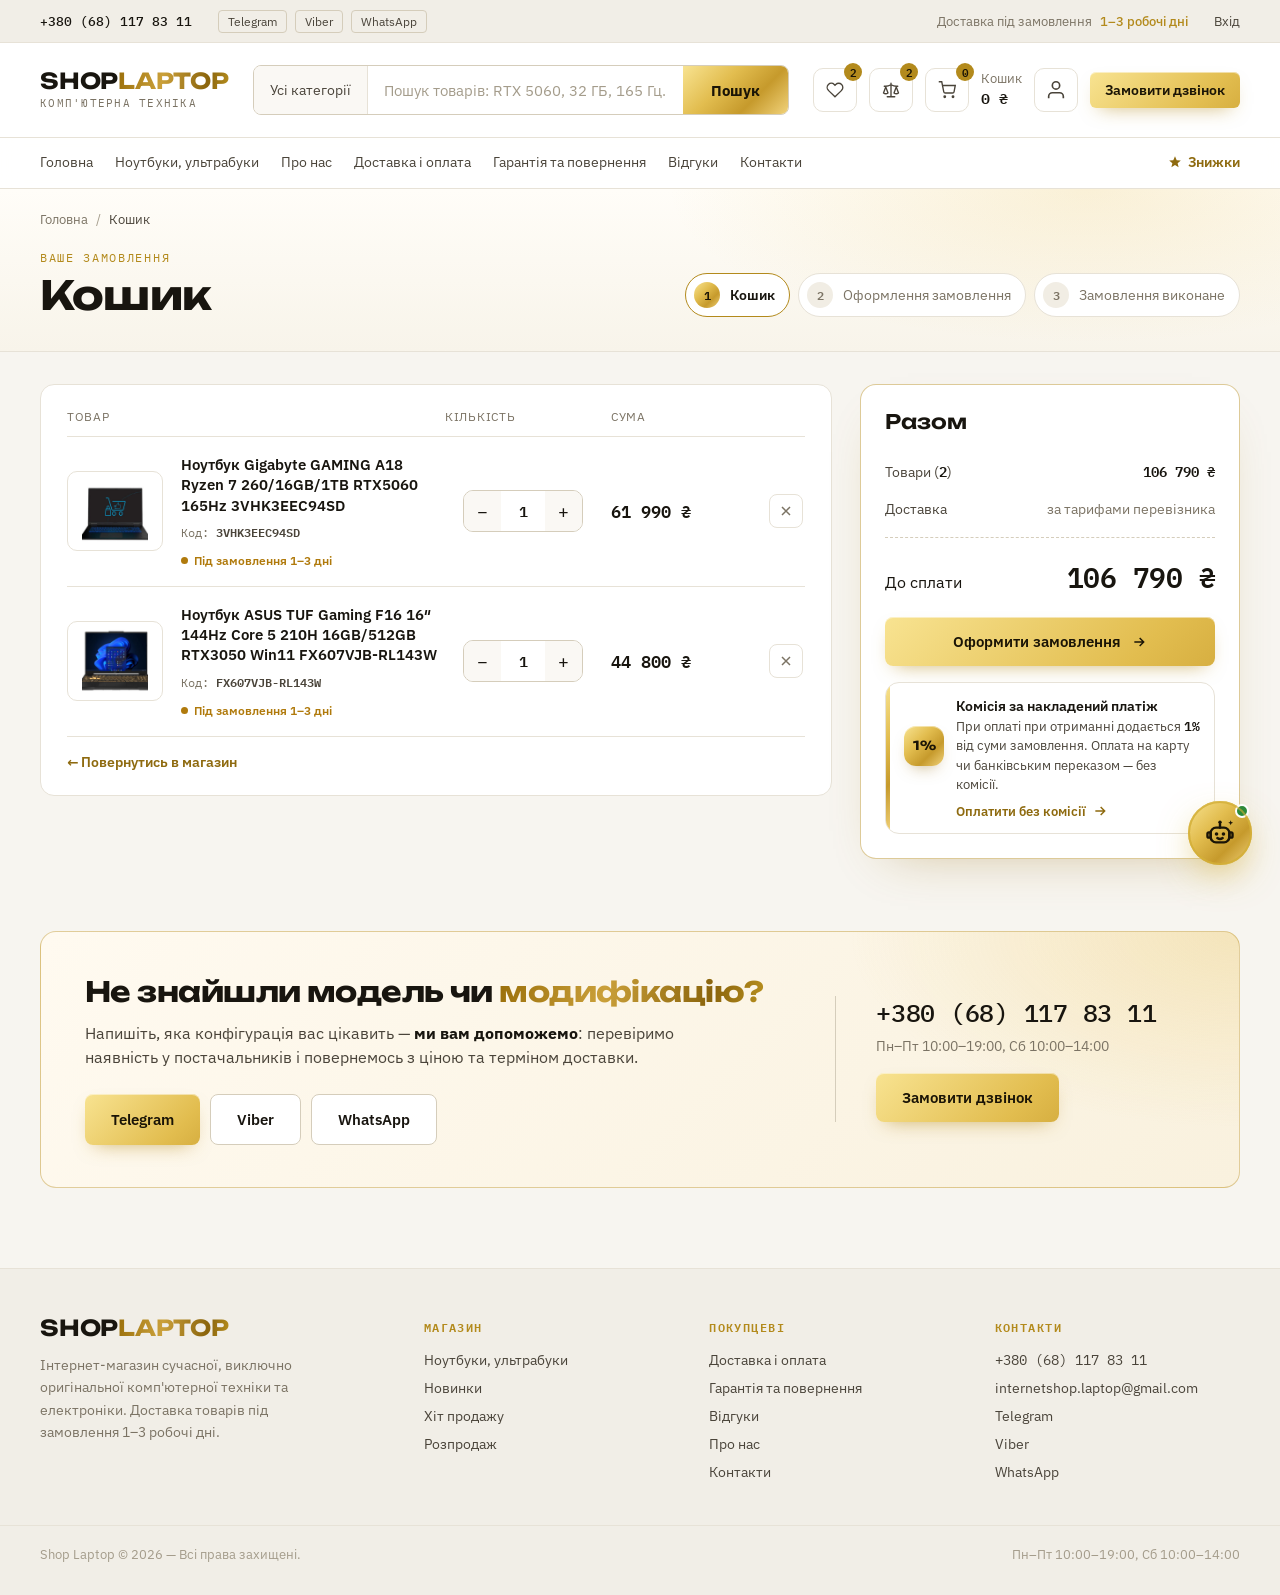
<file: cart.html>
<!DOCTYPE html>
<html lang="uk">
<head>
<meta charset="utf-8">
<meta name="viewport" content="width=device-width, initial-scale=1">
<title>Кошик — ShopLaptop</title>
<meta name="description" content="ShopLaptop — інтернет-магазин комп’ютерної техніки">
<link href="assets/fonts/fonts.css" rel="stylesheet">
<link href="assets/css/site.css" rel="stylesheet">
</head>
<body>
<header>
  <div class="topbar">
    <div class="wrap">
      <a class="phone" href="tel:+380681178311">+380 (68) 117 83 11</a>
      <div class="msgr">
        <a href="https://t.me/noytbook_meneger">Telegram</a>
        <a href="#">Viber</a>
        <a href="#">WhatsApp</a>
      </div>
      <span class="note">Доставка під замовлення <b>1–3 робочі дні</b></span>
      <a class="tl" href="my-account.html" data-auth-top>Вхід</a>
    </div>
  </div>
  <div class="mainbar">
    <div class="wrap">
      <a class="logo" href="index.html">
        <span class="logo-word">SHOP<span class="gold-text">LAPTOP</span></span>
        <span class="logo-sub">комп'ютерна техніка</span>
      </a>
      <form class="search" action="shop.html">
        <div class="cat">Усі категорії</div>
        <input type="text" name="s" placeholder="Пошук товарів: RTX 5060, 32 ГБ, 165 Гц…">
        <button type="submit">Пошук</button>
      </form>
      <div class="hdr-actions">
        <a class="icon-link" href="spysok-bazhan.html" title="Список бажань"><svg width="18" height="18" viewBox="0 0 24 24" fill="none" stroke="currentColor" stroke-width="1.8"><path d="M20.8 4.6a5.5 5.5 0 0 0-7.8 0L12 5.7l-1-1.1a5.5 5.5 0 0 0-7.8 7.8l1 1.1L12 21l7.8-7.5 1-1.1a5.5 5.5 0 0 0 0-7.8z"/></svg><span class="badge" data-wish-count>2</span></a>
        <a class="icon-link" href="porivniaty.html" title="Порівняння"><svg width="18" height="18" viewBox="0 0 24 24" fill="none" stroke="currentColor" stroke-width="1.8" stroke-linecap="round" stroke-linejoin="round"><path d="m16 16 3-8 3 8c-.87.65-1.92 1-3 1s-2.13-.35-3-1Z"/><path d="m2 16 3-8 3 8c-.87.65-1.92 1-3 1s-2.13-.35-3-1Z"/><path d="M7 21h10M12 3v18M3 7h2c2 0 5-1 7-2 2 1 5 2 7 2h2"/></svg><span class="badge" data-compare-count>2</span></a>
        <a class="icon-link" href="cart.html" title="Кошик"><svg width="18" height="18" viewBox="0 0 24 24" fill="none" stroke="currentColor" stroke-width="1.8"><circle cx="9" cy="21" r="1"/><circle cx="20" cy="21" r="1"/><path d="M1 1h4l2.7 13.4a2 2 0 0 0 2 1.6h9.7a2 2 0 0 0 2-1.6L23 6H6"/></svg><span class="badge" data-cart-count>0</span></a>
        <a class="cart" href="cart.html"><span>Кошик</span><b data-cart-sum>0 ₴</b></a>
        <div class="acct" data-acct>
          <a class="icon-link acct-out" href="my-account.html" title="Увійти"><svg width="22" height="22" viewBox="0 0 24 24" fill="none" stroke="currentColor" stroke-width="1.8"><path d="M20 21v-2a4 4 0 0 0-4-4H8a4 4 0 0 0-4 4v2"/><circle cx="12" cy="7" r="4"/></svg></a>
          <div class="acct-in">
            <button class="acct-chip" type="button"><span class="acct-ava" data-acct-ini>К</span><span class="acct-txt"><b data-acct-name>Мій кабінет</b><em data-acct-phone></em></span></button>
            <div class="acct-menu">
              <div class="acct-menu-head"><span class="acct-ava big" data-acct-ini>К</span><span><b data-acct-name>Мій кабінет</b><em data-acct-phone></em></span></div>
              <a href="my-account.html"><svg width="22" height="22" viewBox="0 0 24 24" fill="none" stroke="currentColor" stroke-width="1.8"><path d="M20 21v-2a4 4 0 0 0-4-4H8a4 4 0 0 0-4 4v2"/><circle cx="12" cy="7" r="4"/></svg> Мій кабінет</a>
              <a href="my-account.html#orders"><svg width="22" height="22" viewBox="0 0 24 24" fill="none" stroke="currentColor" stroke-width="1.8"><path d="M21 16V8a2 2 0 0 0-1-1.7l-7-4a2 2 0 0 0-2 0l-7 4A2 2 0 0 0 3 8v8a2 2 0 0 0 1 1.7l7 4a2 2 0 0 0 2 0l7-4a2 2 0 0 0 1-1.7z"/><path d="M3.3 7 12 12l8.7-5M12 22V12"/></svg> Мої замовлення</a>
              <a href="spysok-bazhan.html"><svg width="18" height="18" viewBox="0 0 24 24" fill="none" stroke="currentColor" stroke-width="1.8"><path d="M20.8 4.6a5.5 5.5 0 0 0-7.8 0L12 5.7l-1-1.1a5.5 5.5 0 0 0-7.8 7.8l1 1.1L12 21l7.8-7.5 1-1.1a5.5 5.5 0 0 0 0-7.8z"/></svg> Список бажань</a>
              <button type="button" data-logout><svg width="18" height="18" viewBox="0 0 24 24" fill="none" stroke="currentColor" stroke-width="1.8"><path d="M9 21H5a2 2 0 0 1-2-2V5a2 2 0 0 1 2-2h4M16 17l5-5-5-5M21 12H9"/></svg> Вийти</button>
            </div>
          </div>
        </div>
        <button class="btn btn-gold btn-sm" data-callback>Замовити дзвінок</button>
      </div>
    </div>
  </div>
</header>
<nav class="navbar">
  <div class="wrap">
    <a href="index.html">Головна</a><a href="shop.html">Ноутбуки, ультрабуки</a><a href="pro-nas.html">Про нас</a><a href="dostavka-i-oplata.html">Доставка і оплата</a><a href="harantiia-ta-povernennia.html">Гарантія та повернення</a><a href="vidhuky.html">Відгуки</a><a href="kontakty.html">Контакти</a>
    <a class="sale push" href="index.html#deals"><svg width="14" height="14" viewBox="0 0 24 24" fill="currentColor"><path d="M12 2l2.9 6.9L22 9.3l-5.5 4.7 1.7 7.1L12 17.3 5.8 21.1l1.7-7.1L2 9.3l7.1-.4z"/></svg>Знижки</a>
  </div>
</nav>
<section class="phead">
  <div class="wrap">
    <nav class="crumbs"><a href="index.html">Головна</a><i>/</i><span>Кошик</span></nav>
    <div class="phead-row">
      <div>
        <div class="kicker">Ваше замовлення</div>
        <h1>Кошик</h1>
        
      </div>
      <div class="steps"><div class="step on"><i>1</i><span>Кошик</span></div><div class="step"><i>2</i><span>Оформлення замовлення</span></div><div class="step"><i>3</i><span>Замовлення виконане</span></div></div>
    </div>
  </div>
</section>
<main class="wrap">
  <div class="cart-grid" id="cartGrid">
    <section class="panel">
      <div class="cart-head"><span>Товар</span><span>Кількість</span><span>Сума</span></div>
      <div class="cart-row" data-price="61990">
        <a class="cr-img" href="product.html"><img src="assets/img/products/pr_2025_10_16_8_56_18_877_01-1-300x300.jpg" alt=""></a>
        <div class="cr-name"><a href="product.html">Ноутбук Gigabyte GAMING A18 Ryzen 7 260/16GB/1TB RTX5060 165Hz 3VHK3EEC94SD</a><span class="sku">Код: <b>3VHK3EEC94SD</b></span><span class="st order">Під замовлення 1–3 дні</span></div>
        <div class="qty"><button data-qty="-1">−</button><input value="1" readonly><button data-qty="1">+</button></div>
        <div class="cr-sum">61 990 ₴</div>
        <button class="cr-x" data-remove title="Видалити"><svg width="16" height="16" viewBox="0 0 24 24" fill="none" stroke="currentColor" stroke-width="2.2"><path d="M18 6 6 18M6 6l12 12"/></svg></button>
      </div><div class="cart-row" data-price="44800">
        <a class="cr-img" href="product.html"><img src="assets/img/products/asus-laptop-asus-f16-c5-16-512-3050-w11191218243201_5-300x300.jpg" alt=""></a>
        <div class="cr-name"><a href="product.html">Ноутбук ASUS TUF Gaming F16 16″ 144Hz Core 5 210H 16GB/512GB RTX3050 Win11 FX607VJB-RL143W</a><span class="sku">Код: <b>FX607VJB-RL143W</b></span><span class="st order">Під замовлення 1–3 дні</span></div>
        <div class="qty"><button data-qty="-1">−</button><input value="1" readonly><button data-qty="1">+</button></div>
        <div class="cr-sum">44 800 ₴</div>
        <button class="cr-x" data-remove title="Видалити"><svg width="16" height="16" viewBox="0 0 24 24" fill="none" stroke="currentColor" stroke-width="2.2"><path d="M18 6 6 18M6 6l12 12"/></svg></button>
      </div>
      <div class="cart-foot"><a class="inl-link" href="shop.html">← Повернутись в магазин</a></div>
    </section>
    <aside class="summary">
      <h3>Разом</h3>
      <div class="sum-row"><span>Товари (<b data-items>2</b>)</span><b data-subtotal>106 790 ₴</b></div>
      <div class="sum-row"><span>Доставка</span><span class="muted">за тарифами перевізника</span></div>
      <div class="sum-total"><span>До сплати</span><b data-total>106 790 ₴</b></div>
      <a class="btn btn-gold btn-block" href="checkout.html">Оформити замовлення <svg width="16" height="16" viewBox="0 0 24 24" fill="none" stroke="currentColor" stroke-width="2.2"><path d="M5 12h14M13 6l6 6-6 6"/></svg></a>
      <div class="fee-note mini">
      <div class="fn-ic"><span>1%</span></div>
      <div class="fn-body">
        <div class="fn-top"><b>Комісія за накладений платіж</b><span class="fn-date">з 29.04.2026</span></div>
        <p>При оплаті при отриманні додається <b>1%</b> від суми замовлення. Оплата на карту чи банківським переказом — без комісії.</p>
      </div>
      <a class="fn-link" href="dostavka-i-oplata.html#payment">Оплатити без комісії <svg width="16" height="16" viewBox="0 0 24 24" fill="none" stroke="currentColor" stroke-width="2.2"><path d="M5 12h14M13 6l6 6-6 6"/></svg></a>
    </div>
    </aside>
  </div>
  <div class="empty" id="cartEmpty" hidden>
    <div class="empty-ic"><svg width="18" height="18" viewBox="0 0 24 24" fill="none" stroke="currentColor" stroke-width="1.8"><circle cx="9" cy="21" r="1"/><circle cx="20" cy="21" r="1"/><path d="M1 1h4l2.7 13.4a2 2 0 0 0 2 1.6h9.7a2 2 0 0 0 2-1.6L23 6H6"/></svg></div>
    <h3>Ваш кошик порожній</h3>
    <p>Додайте товари з каталогу, і вони з'являться тут.</p>
    <a class="btn btn-gold" href="shop.html">Повернутись в магазин</a>
  </div>
</main>
<section class="wrap sec">
  <div class="cta">
    <div>
      <h2>Не знайшли модель чи <span class="gold-text">модифікацію?</span></h2>
      <p>Напишіть, яка конфігурація вас цікавить — <b>ми вам допоможемо</b>: перевіримо наявність у постачальників і повернемось з ціною та терміном доставки.</p>
      <div class="row">
        <a class="btn btn-gold" href="https://t.me/noytbook_meneger">Telegram</a>
        <a class="btn btn-ghost" href="#">Viber</a>
        <a class="btn btn-ghost" href="#">WhatsApp</a>
      </div>
    </div>
    <div class="side">
      <div class="ph">+380 (68) 117 83 11</div>
      <div class="hrs">Пн–Пт 10:00–19:00, Сб 10:00–14:00</div>
      <button class="btn btn-gold" data-callback>Замовити дзвінок</button>
    </div>
  </div>
</section>
<footer>
  <div class="wrap cols">
    <div>
      <span class="logo-word">SHOP<span class="gold-text">LAPTOP</span></span>
      <p>Інтернет-магазин сучасної, виключно оригінальної комп'ютерної техніки та електроніки. Доставка товарів під замовлення 1–3 робочі дні.</p>
    </div>
    <div class="col"><div class="t">Магазин</div><a href="shop.html">Ноутбуки, ультрабуки</a><a href="shop.html">Новинки</a><a href="shop.html">Хіт продажу</a><a href="shop.html">Розпродаж</a></div>
    <div class="col"><div class="t">Покупцеві</div><a href="dostavka-i-oplata.html">Доставка і оплата</a><a href="harantiia-ta-povernennia.html">Гарантія та повернення</a><a href="vidhuky.html">Відгуки</a><a href="pro-nas.html">Про нас</a><a href="kontakty.html">Контакти</a></div>
    <div class="col"><div class="t">Контакти</div><a class="mono" href="tel:+380681178311">+380 (68) 117 83 11</a><a href="mailto:internetshop.laptop@gmail.com">internetshop.laptop@gmail.com</a><a href="https://t.me/noytbook_meneger">Telegram</a><a href="#">Viber</a><a href="#">WhatsApp</a></div>
  </div>
  <div class="wrap copy"><span>Shop Laptop © 2026 — Всі права захищені.</span><span>Пн–Пт 10:00–19:00, Сб 10:00–14:00</span></div>
</footer>
<!-- Callback modal -->
<div class="modal" id="callback" aria-hidden="true">
  <div class="modal-box" role="dialog" aria-label="Замовити дзвінок">
    <button class="modal-x" data-close aria-label="Закрити"><svg width="16" height="16" viewBox="0 0 24 24" fill="none" stroke="currentColor" stroke-width="2.2"><path d="M18 6 6 18M6 6l12 12"/></svg></button>
    <div class="modal-ic"><svg width="22" height="22" viewBox="0 0 24 24" fill="none" stroke="currentColor" stroke-width="1.8"><path d="M22 16.9v3a2 2 0 0 1-2.2 2 19.8 19.8 0 0 1-8.6-3.1 19.5 19.5 0 0 1-6-6A19.8 19.8 0 0 1 2.1 4.2 2 2 0 0 1 4.1 2h3a2 2 0 0 1 2 1.7c.1 1 .4 1.9.7 2.8a2 2 0 0 1-.5 2.1L8 9.9a16 16 0 0 0 6 6l1.3-1.3a2 2 0 0 1 2.1-.4c.9.3 1.8.6 2.8.7a2 2 0 0 1 1.7 2z"/></svg></div>
    <h3>Замовити дзвінок консультанта</h3>
    <p>Залиште свої дані і ми вам зателефонуємо найближчим часом.</p>
    <form class="form" data-demo-form="Дякуємо! Менеджер зателефонує вам найближчим часом.">
      <label class="fld"><span>Ім'я</span><input type="text" required placeholder="Ваше ім'я"></label>
      <label class="fld"><span>Телефон</span><input type="tel" required placeholder="+380 (__) ___ __ __"></label>
      <button class="btn btn-gold btn-block" type="submit">Надіслати</button>
    </form>
  </div>
</div>

<div class="toast" id="toast"></div>

<!-- AI support (stub) -->
<div class="ai-panel" id="aiPanel" role="dialog" aria-label="Підтримка">
  <div class="ai-head">
    <div class="ai-ava"><svg width="22" height="22" viewBox="0 0 24 24" fill="currentColor"><path d="M12 2l1.8 5.2L19 9l-5.2 1.8L12 16l-1.8-5.2L5 9l5.2-1.8zM19 14l.9 2.1L22 17l-2.1.9L19 20l-.9-2.1L16 17l2.1-.9zM5 15l.7 1.3L7 17l-1.3.7L5 19l-.7-1.3L3 17l1.3-.7z"/></svg></div>
    <div>
      <div class="nm">Помічник ShopLaptop <span class="beta">AI · BETA</span></div>
      <div class="st">Онлайн · відповідає одразу</div>
    </div>
    <button class="x" id="aiClose" aria-label="Закрити"><svg width="16" height="16" viewBox="0 0 24 24" fill="none" stroke="currentColor" stroke-width="2.2"><path d="M18 6 6 18M6 6l12 12"/></svg></button>
  </div>
  <div class="ai-body" id="aiBody"></div>
  <div class="ai-quick" id="aiQuick">
    <button data-q="pick">Підібрати ноутбук</button>
    <button data-q="delivery">Доставка і оплата</button>
    <button data-q="order">Статус замовлення</button>
    <button data-q="manager">Зв'язатися з менеджером</button>
  </div>
  <form class="ai-input" id="aiForm">
    <input id="aiInput" type="text" placeholder="Напишіть питання…" autocomplete="off">
    <button type="submit" aria-label="Надіслати"><svg width="18" height="18" viewBox="0 0 24 24" fill="none" stroke="currentColor" stroke-width="2.2"><path d="M22 2 11 13M22 2l-7 20-4-9-9-4z"/></svg></button>
  </form>
  <div class="ai-foot">Помічник ShopLaptop · відповідає цілодобово</div>
</div>
<div class="ai-fab" id="aiFab">
  <div class="ai-hint" id="aiHint">Потрібна допомога з вибором? <b>Запитайте помічника</b></div>
  <button class="ai-btn" id="aiBtn" aria-label="Відкрити підтримку">
    <svg class="i-chat" width="32" height="32" viewBox="0 0 24 24" fill="none" stroke="currentColor" stroke-width="1.8" stroke-linecap="round" stroke-linejoin="round">
      <path d="M12 8V5.2"/><circle cx="12" cy="4" r="1.3" fill="currentColor" stroke="none"/>
      <rect x="5" y="8" width="14" height="11" rx="4"/>
      <rect x="2.6" y="11.5" width="2.4" height="4" rx="1.1"/><rect x="19" y="11.5" width="2.4" height="4" rx="1.1"/>
      <g class="eyes" fill="currentColor" stroke="none"><circle cx="9.4" cy="12.8" r="1.35"/><circle cx="14.6" cy="12.8" r="1.35"/></g>
      <path d="M10 15.8q2 1.4 4 0"/>
      <path d="M20 2.5l.5 1.3 1.3.5-1.3.5-.5 1.3-.5-1.3-1.3-.5 1.3-.5z" fill="currentColor" stroke="none"/>
    </svg>
    <svg class="i-close" width="24" height="24" viewBox="0 0 24 24" fill="none" stroke="currentColor" stroke-width="2.4"><path d="M18 6 6 18M6 6l12 12"/></svg>
    <span class="ai-dot"></span>
  </button>
</div>
<script src="assets/js/site.js"></script>
</body>
</html>
</file>
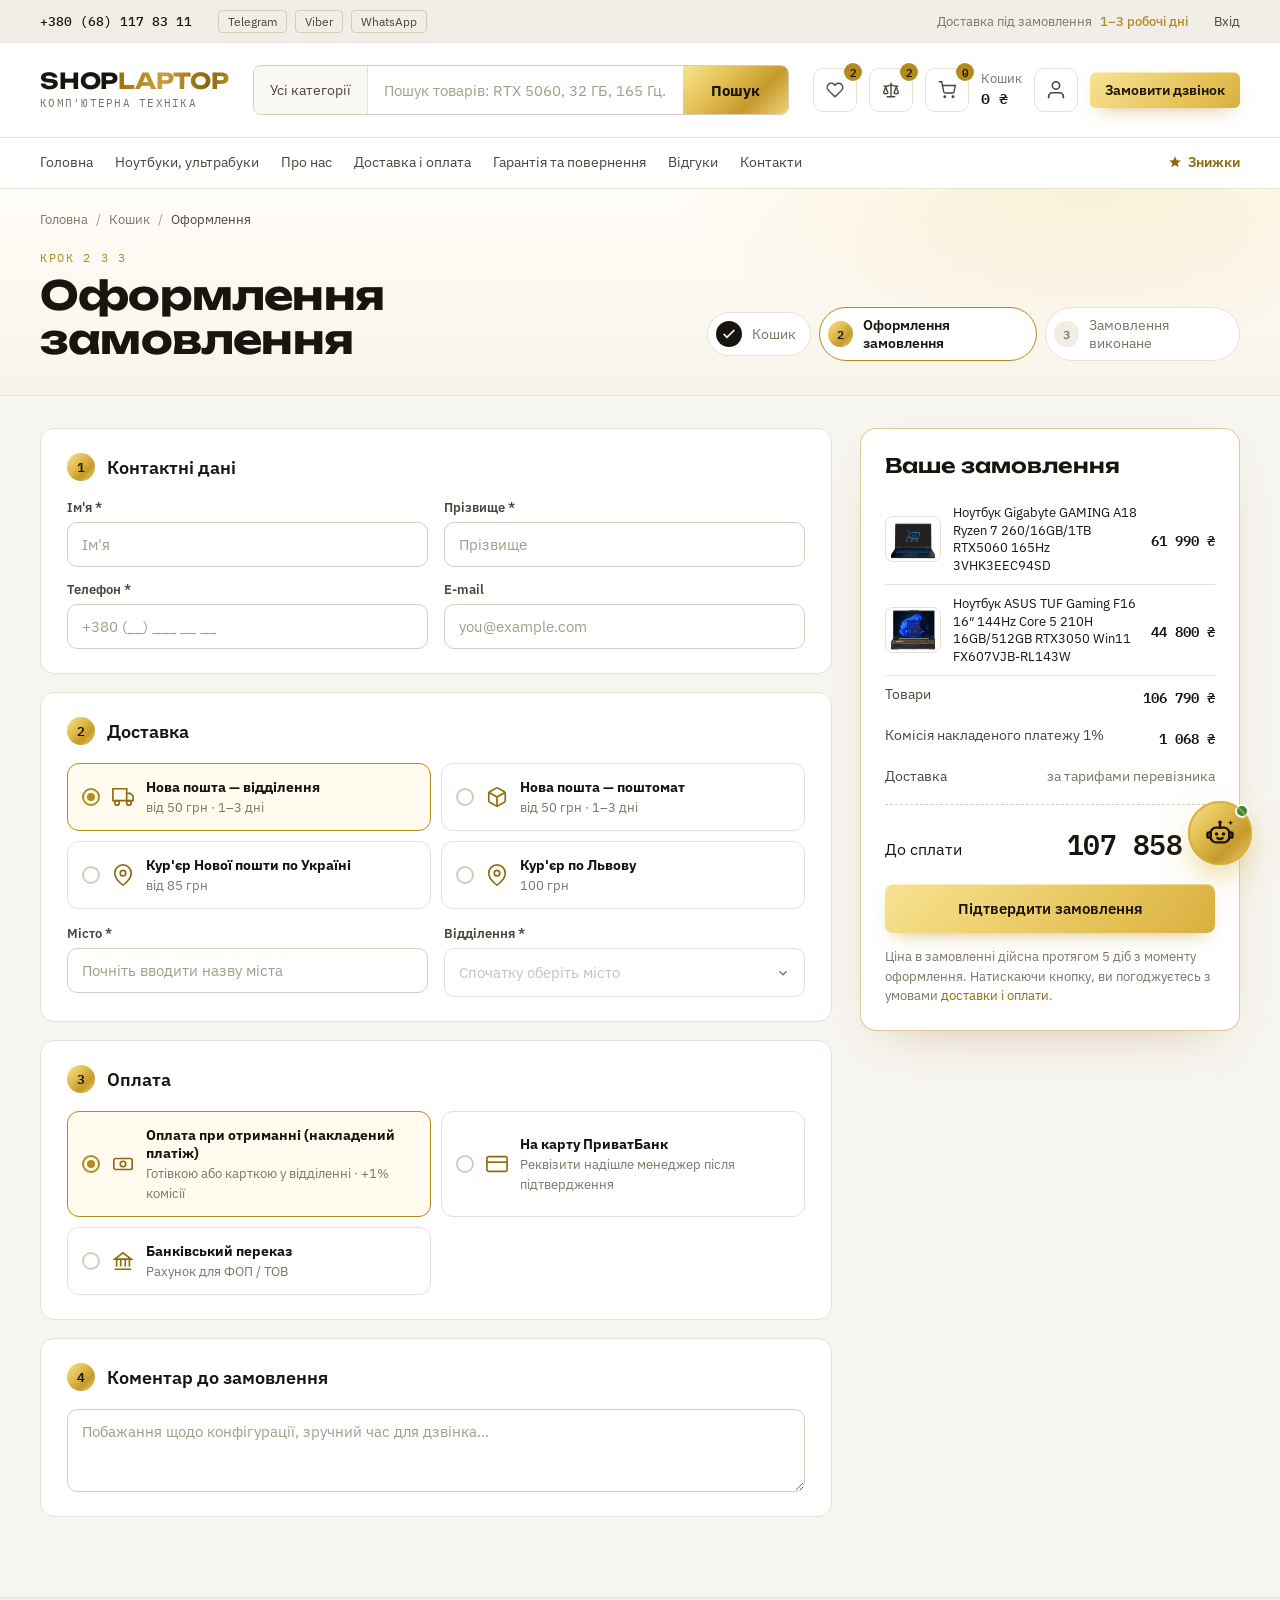
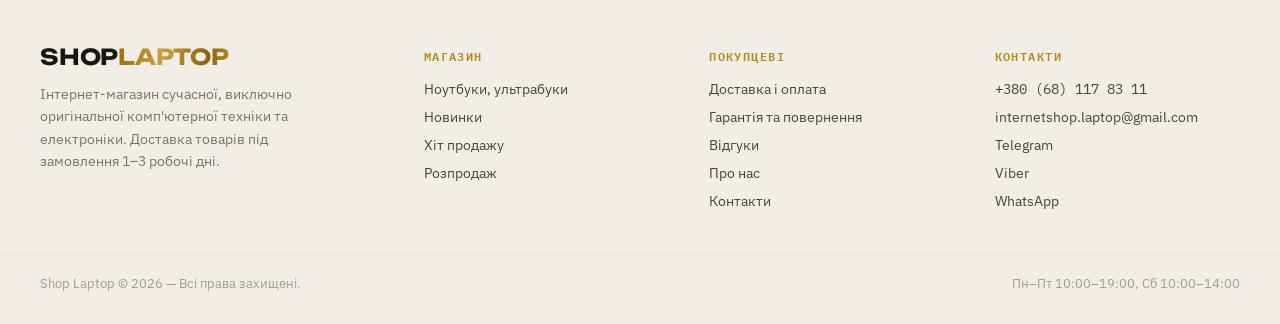
<file: checkout.html>
<!DOCTYPE html>
<html lang="uk">
<head>
<meta charset="utf-8">
<meta name="viewport" content="width=device-width, initial-scale=1">
<title>Оформлення замовлення — ShopLaptop</title>
<meta name="description" content="ShopLaptop — інтернет-магазин комп’ютерної техніки">
<link href="assets/fonts/fonts.css" rel="stylesheet">
<link href="assets/css/site.css" rel="stylesheet">
</head>
<body>
<header>
  <div class="topbar">
    <div class="wrap">
      <a class="phone" href="tel:+380681178311">+380 (68) 117 83 11</a>
      <div class="msgr">
        <a href="https://t.me/noytbook_meneger">Telegram</a>
        <a href="#">Viber</a>
        <a href="#">WhatsApp</a>
      </div>
      <span class="note">Доставка під замовлення <b>1–3 робочі дні</b></span>
      <a class="tl" href="my-account.html" data-auth-top>Вхід</a>
    </div>
  </div>
  <div class="mainbar">
    <div class="wrap">
      <a class="logo" href="index.html">
        <span class="logo-word">SHOP<span class="gold-text">LAPTOP</span></span>
        <span class="logo-sub">комп'ютерна техніка</span>
      </a>
      <form class="search" action="shop.html">
        <div class="cat">Усі категорії</div>
        <input type="text" name="s" placeholder="Пошук товарів: RTX 5060, 32 ГБ, 165 Гц…">
        <button type="submit">Пошук</button>
      </form>
      <div class="hdr-actions">
        <a class="icon-link" href="spysok-bazhan.html" title="Список бажань"><svg width="18" height="18" viewBox="0 0 24 24" fill="none" stroke="currentColor" stroke-width="1.8"><path d="M20.8 4.6a5.5 5.5 0 0 0-7.8 0L12 5.7l-1-1.1a5.5 5.5 0 0 0-7.8 7.8l1 1.1L12 21l7.8-7.5 1-1.1a5.5 5.5 0 0 0 0-7.8z"/></svg><span class="badge" data-wish-count>2</span></a>
        <a class="icon-link" href="porivniaty.html" title="Порівняння"><svg width="18" height="18" viewBox="0 0 24 24" fill="none" stroke="currentColor" stroke-width="1.8" stroke-linecap="round" stroke-linejoin="round"><path d="m16 16 3-8 3 8c-.87.65-1.92 1-3 1s-2.13-.35-3-1Z"/><path d="m2 16 3-8 3 8c-.87.65-1.92 1-3 1s-2.13-.35-3-1Z"/><path d="M7 21h10M12 3v18M3 7h2c2 0 5-1 7-2 2 1 5 2 7 2h2"/></svg><span class="badge" data-compare-count>2</span></a>
        <a class="icon-link" href="cart.html" title="Кошик"><svg width="18" height="18" viewBox="0 0 24 24" fill="none" stroke="currentColor" stroke-width="1.8"><circle cx="9" cy="21" r="1"/><circle cx="20" cy="21" r="1"/><path d="M1 1h4l2.7 13.4a2 2 0 0 0 2 1.6h9.7a2 2 0 0 0 2-1.6L23 6H6"/></svg><span class="badge" data-cart-count>0</span></a>
        <a class="cart" href="cart.html"><span>Кошик</span><b data-cart-sum>0 ₴</b></a>
        <div class="acct" data-acct>
          <a class="icon-link acct-out" href="my-account.html" title="Увійти"><svg width="22" height="22" viewBox="0 0 24 24" fill="none" stroke="currentColor" stroke-width="1.8"><path d="M20 21v-2a4 4 0 0 0-4-4H8a4 4 0 0 0-4 4v2"/><circle cx="12" cy="7" r="4"/></svg></a>
          <div class="acct-in">
            <button class="acct-chip" type="button"><span class="acct-ava" data-acct-ini>К</span><span class="acct-txt"><b data-acct-name>Мій кабінет</b><em data-acct-phone></em></span></button>
            <div class="acct-menu">
              <div class="acct-menu-head"><span class="acct-ava big" data-acct-ini>К</span><span><b data-acct-name>Мій кабінет</b><em data-acct-phone></em></span></div>
              <a href="my-account.html"><svg width="22" height="22" viewBox="0 0 24 24" fill="none" stroke="currentColor" stroke-width="1.8"><path d="M20 21v-2a4 4 0 0 0-4-4H8a4 4 0 0 0-4 4v2"/><circle cx="12" cy="7" r="4"/></svg> Мій кабінет</a>
              <a href="my-account.html#orders"><svg width="22" height="22" viewBox="0 0 24 24" fill="none" stroke="currentColor" stroke-width="1.8"><path d="M21 16V8a2 2 0 0 0-1-1.7l-7-4a2 2 0 0 0-2 0l-7 4A2 2 0 0 0 3 8v8a2 2 0 0 0 1 1.7l7 4a2 2 0 0 0 2 0l7-4a2 2 0 0 0 1-1.7z"/><path d="M3.3 7 12 12l8.7-5M12 22V12"/></svg> Мої замовлення</a>
              <a href="spysok-bazhan.html"><svg width="18" height="18" viewBox="0 0 24 24" fill="none" stroke="currentColor" stroke-width="1.8"><path d="M20.8 4.6a5.5 5.5 0 0 0-7.8 0L12 5.7l-1-1.1a5.5 5.5 0 0 0-7.8 7.8l1 1.1L12 21l7.8-7.5 1-1.1a5.5 5.5 0 0 0 0-7.8z"/></svg> Список бажань</a>
              <button type="button" data-logout><svg width="18" height="18" viewBox="0 0 24 24" fill="none" stroke="currentColor" stroke-width="1.8"><path d="M9 21H5a2 2 0 0 1-2-2V5a2 2 0 0 1 2-2h4M16 17l5-5-5-5M21 12H9"/></svg> Вийти</button>
            </div>
          </div>
        </div>
        <button class="btn btn-gold btn-sm" data-callback>Замовити дзвінок</button>
      </div>
    </div>
  </div>
</header>
<nav class="navbar">
  <div class="wrap">
    <a href="index.html">Головна</a><a href="shop.html">Ноутбуки, ультрабуки</a><a href="pro-nas.html">Про нас</a><a href="dostavka-i-oplata.html">Доставка і оплата</a><a href="harantiia-ta-povernennia.html">Гарантія та повернення</a><a href="vidhuky.html">Відгуки</a><a href="kontakty.html">Контакти</a>
    <a class="sale push" href="index.html#deals"><svg width="14" height="14" viewBox="0 0 24 24" fill="currentColor"><path d="M12 2l2.9 6.9L22 9.3l-5.5 4.7 1.7 7.1L12 17.3 5.8 21.1l1.7-7.1L2 9.3l7.1-.4z"/></svg>Знижки</a>
  </div>
</nav>
<section class="phead">
  <div class="wrap">
    <nav class="crumbs"><a href="index.html">Головна</a><i>/</i><a href="cart.html">Кошик</a><i>/</i><span>Оформлення</span></nav>
    <div class="phead-row">
      <div>
        <div class="kicker">Крок 2 з 3</div>
        <h1>Оформлення замовлення</h1>
        
      </div>
      <div class="steps"><div class="step done"><i><svg width="16" height="16" viewBox="0 0 24 24" fill="none" stroke="currentColor" stroke-width="2.6"><path d="M20 6 9 17l-5-5"/></svg></i><span>Кошик</span></div><div class="step on"><i>2</i><span>Оформлення замовлення</span></div><div class="step"><i>3</i><span>Замовлення виконане</span></div></div>
    </div>
  </div>
</section>
<main class="wrap">
  <form class="cart-grid" id="checkoutForm" novalidate>
    <section class="co">
      <div class="panel">
        <h3><span class="num">1</span>Контактні дані</h3>
        <div class="form two">
          <label class="fld"><span>Ім'я *</span><input name="fname" required placeholder="Ім'я" autocomplete="given-name"><small class="err"></small></label>
          <label class="fld"><span>Прізвище *</span><input name="lname" required placeholder="Прізвище" autocomplete="family-name"><small class="err"></small></label>
          <label class="fld"><span>Телефон *</span><input name="phone" type="tel" required placeholder="+380 (__) ___ __ __"><small class="err"></small></label>
          <label class="fld"><span>E-mail</span><input name="email" type="email" placeholder="you@example.com"><small class="err"></small></label>
        </div>
      </div>
      <div class="panel">
        <h3><span class="num">2</span>Доставка</h3>
        <div class="opts">
          <label class="opt"><input type="radio" name="ship" value="np" checked><i></i><svg width="22" height="22" viewBox="0 0 24 24" fill="none" stroke="currentColor" stroke-width="1.8"><path d="M1 3h15v13H1zM16 8h4l3 3v5h-7z"/><circle cx="5.5" cy="18.5" r="2.5"/><circle cx="18.5" cy="18.5" r="2.5"/></svg><span><b>Нова пошта — відділення</b><em>від 50 грн · 1–3 дні</em></span></label>
          <label class="opt"><input type="radio" name="ship" value="npp"><i></i><svg width="22" height="22" viewBox="0 0 24 24" fill="none" stroke="currentColor" stroke-width="1.8"><path d="M21 16V8a2 2 0 0 0-1-1.7l-7-4a2 2 0 0 0-2 0l-7 4A2 2 0 0 0 3 8v8a2 2 0 0 0 1 1.7l7 4a2 2 0 0 0 2 0l7-4a2 2 0 0 0 1-1.7z"/><path d="M3.3 7 12 12l8.7-5M12 22V12"/></svg><span><b>Нова пошта — поштомат</b><em>від 50 грн · 1–3 дні</em></span></label>
          <label class="opt"><input type="radio" name="ship" value="npc"><i></i><svg width="22" height="22" viewBox="0 0 24 24" fill="none" stroke="currentColor" stroke-width="1.8"><path d="M21 10c0 7-9 13-9 13S3 17 3 10a9 9 0 0 1 18 0z"/><circle cx="12" cy="10" r="3"/></svg><span><b>Кур'єр Нової пошти по Україні</b><em>від 85 грн</em></span></label>
          <label class="opt"><input type="radio" name="ship" value="lviv"><i></i><svg width="22" height="22" viewBox="0 0 24 24" fill="none" stroke="currentColor" stroke-width="1.8"><path d="M21 10c0 7-9 13-9 13S3 17 3 10a9 9 0 0 1 18 0z"/><circle cx="12" cy="10" r="3"/></svg><span><b>Кур'єр по Львову</b><em>100 грн</em></span></label>
        </div>
        <div class="form two">
          <div class="fld picker" data-city>
            <span>Місто *</span>
            <input name="city" placeholder="Почніть вводити назву міста" autocomplete="off">
            <div class="pk-list"></div>
            <small class="err"></small>
          </div>
          <div class="fld picker" data-wh>
            <span data-wh-label>Відділення *</span>
            <button type="button" class="pk-select" disabled><em>Спочатку оберіть місто</em><svg width="14" height="14" viewBox="0 0 24 24" fill="none" stroke="currentColor" stroke-width="2.2"><path d="m6 9 6 6 6-6"/></svg></button>
            <div class="pk-list wh"><input class="pk-search" placeholder="Номер або адреса…"><div class="pk-items"></div></div>
            <input type="hidden" name="wh">
            <small class="err"></small>
          </div>
          <div class="addr-fields" data-addr hidden>
            <label class="fld"><span>Вулиця *</span><input name="street" placeholder="Назва вулиці"><small class="err"></small></label>
            <div class="addr-row">
              <label class="fld"><span>Будинок *</span><input name="house" placeholder="№"><small class="err"></small></label>
              <label class="fld"><span>Квартира</span><input name="flat" placeholder="№"></label>
            </div>
          </div>
        </div>
      </div>
      <div class="panel" id="payment">
        <h3><span class="num">3</span>Оплата</h3>
        <div class="opts">
          <label class="opt"><input type="radio" name="pay" value="cod" checked><i></i><svg width="22" height="22" viewBox="0 0 24 24" fill="none" stroke="currentColor" stroke-width="1.8"><rect x="2" y="6" width="20" height="12" rx="2"/><circle cx="12" cy="12" r="3"/><path d="M6 12h.01M18 12h.01"/></svg><span><b>Оплата при отриманні (накладений платіж)</b><em>Готівкою або карткою у відділенні · +1% комісії</em></span></label>
          <label class="opt"><input type="radio" name="pay" value="card"><i></i><svg width="22" height="22" viewBox="0 0 24 24" fill="none" stroke="currentColor" stroke-width="1.8"><rect x="1" y="4" width="22" height="16" rx="2"/><path d="M1 10h22"/></svg><span><b>На карту ПриватБанк</b><em>Реквізити надішле менеджер після підтвердження</em></span></label>
          <label class="opt"><input type="radio" name="pay" value="bank"><i></i><svg width="22" height="22" viewBox="0 0 24 24" fill="none" stroke="currentColor" stroke-width="1.8"><path d="M3 10h18L12 3zM5 10v8M9.5 10v8M14.5 10v8M19 10v8M3 21h18"/></svg><span><b>Банківський переказ</b><em>Рахунок для ФОП / ТОВ</em></span></label>
        </div>
      </div>
      <div class="panel">
        <h3><span class="num">4</span>Коментар до замовлення</h3>
        <label class="fld"><textarea rows="3" placeholder="Побажання щодо конфігурації, зручний час для дзвінка…"></textarea></label>
      </div>
    </section>
    <aside class="summary">
      <h3>Ваше замовлення</h3>
      <div class="co-item"><img src="assets/img/products/pr_2025_10_16_8_56_18_877_01-1-300x300.jpg" alt=""><span>Ноутбук Gigabyte GAMING A18 Ryzen 7 260/16GB/1TB RTX5060 165Hz 3VHK3EEC94SD</span><b>61 990 ₴</b></div><div class="co-item"><img src="assets/img/products/asus-laptop-asus-f16-c5-16-512-3050-w11191218243201_5-300x300.jpg" alt=""><span>Ноутбук ASUS TUF Gaming F16 16″ 144Hz Core 5 210H 16GB/512GB RTX3050 Win11 FX607VJB-RL143W</span><b>44 800 ₴</b></div>
      <div class="sum-row"><span>Товари</span><b>106 790 ₴</b></div>
      <div class="sum-row" data-fee-row><span>Комісія накладеного платежу 1%</span><b data-fee>1 068 ₴</b></div>
      <div class="sum-row"><span>Доставка</span><span class="muted">за тарифами перевізника</span></div>
      <div class="sum-total"><span>До сплати</span><b data-total data-base="106790">107 858 ₴</b></div>
      <button class="btn btn-gold btn-block" type="submit">Підтвердити замовлення</button>
      <p class="fine">Ціна в замовленні дійсна протягом 5 діб з моменту оформлення. Натискаючи кнопку, ви погоджуєтесь з умовами <a href="dostavka-i-oplata.html">доставки і оплати</a>.</p>
    </aside>
  </form>
  <section class="order-done" id="orderDone" hidden>
    <div class="done-ic"><svg width="16" height="16" viewBox="0 0 24 24" fill="none" stroke="currentColor" stroke-width="2.6"><path d="M20 6 9 17l-5-5"/></svg></div>
    <div class="kicker">Замовлення виконане</div>
    <h2>Дякуємо, <span data-done-name></span>!</h2>
    <p>Замовлення <b class="mono" data-done-no></b> прийнято. Менеджер зателефонує на <b class="mono" data-done-phone></b> для підтвердження наявності та терміну доставки.</p>
    <div class="done-grid">
      <div><span>Доставка</span><b data-done-ship></b></div>
      <div><span>Оплата</span><b data-done-pay></b></div>
      <div><span>До сплати</span><b class="mono" data-done-total></b></div>
    </div>
    <div class="row"><a class="btn btn-gold" href="shop.html">Продовжити покупки</a><a class="btn btn-ghost" href="index.html">На головну</a></div>
  </section>
</main>
<footer>
  <div class="wrap cols">
    <div>
      <span class="logo-word">SHOP<span class="gold-text">LAPTOP</span></span>
      <p>Інтернет-магазин сучасної, виключно оригінальної комп'ютерної техніки та електроніки. Доставка товарів під замовлення 1–3 робочі дні.</p>
    </div>
    <div class="col"><div class="t">Магазин</div><a href="shop.html">Ноутбуки, ультрабуки</a><a href="shop.html">Новинки</a><a href="shop.html">Хіт продажу</a><a href="shop.html">Розпродаж</a></div>
    <div class="col"><div class="t">Покупцеві</div><a href="dostavka-i-oplata.html">Доставка і оплата</a><a href="harantiia-ta-povernennia.html">Гарантія та повернення</a><a href="vidhuky.html">Відгуки</a><a href="pro-nas.html">Про нас</a><a href="kontakty.html">Контакти</a></div>
    <div class="col"><div class="t">Контакти</div><a class="mono" href="tel:+380681178311">+380 (68) 117 83 11</a><a href="mailto:internetshop.laptop@gmail.com">internetshop.laptop@gmail.com</a><a href="https://t.me/noytbook_meneger">Telegram</a><a href="#">Viber</a><a href="#">WhatsApp</a></div>
  </div>
  <div class="wrap copy"><span>Shop Laptop © 2026 — Всі права захищені.</span><span>Пн–Пт 10:00–19:00, Сб 10:00–14:00</span></div>
</footer>
<!-- Callback modal -->
<div class="modal" id="callback" aria-hidden="true">
  <div class="modal-box" role="dialog" aria-label="Замовити дзвінок">
    <button class="modal-x" data-close aria-label="Закрити"><svg width="16" height="16" viewBox="0 0 24 24" fill="none" stroke="currentColor" stroke-width="2.2"><path d="M18 6 6 18M6 6l12 12"/></svg></button>
    <div class="modal-ic"><svg width="22" height="22" viewBox="0 0 24 24" fill="none" stroke="currentColor" stroke-width="1.8"><path d="M22 16.9v3a2 2 0 0 1-2.2 2 19.8 19.8 0 0 1-8.6-3.1 19.5 19.5 0 0 1-6-6A19.8 19.8 0 0 1 2.1 4.2 2 2 0 0 1 4.1 2h3a2 2 0 0 1 2 1.7c.1 1 .4 1.9.7 2.8a2 2 0 0 1-.5 2.1L8 9.9a16 16 0 0 0 6 6l1.3-1.3a2 2 0 0 1 2.1-.4c.9.3 1.8.6 2.8.7a2 2 0 0 1 1.7 2z"/></svg></div>
    <h3>Замовити дзвінок консультанта</h3>
    <p>Залиште свої дані і ми вам зателефонуємо найближчим часом.</p>
    <form class="form" data-demo-form="Дякуємо! Менеджер зателефонує вам найближчим часом.">
      <label class="fld"><span>Ім'я</span><input type="text" required placeholder="Ваше ім'я"></label>
      <label class="fld"><span>Телефон</span><input type="tel" required placeholder="+380 (__) ___ __ __"></label>
      <button class="btn btn-gold btn-block" type="submit">Надіслати</button>
    </form>
  </div>
</div>

<div class="toast" id="toast"></div>

<!-- AI support (stub) -->
<div class="ai-panel" id="aiPanel" role="dialog" aria-label="Підтримка">
  <div class="ai-head">
    <div class="ai-ava"><svg width="22" height="22" viewBox="0 0 24 24" fill="currentColor"><path d="M12 2l1.8 5.2L19 9l-5.2 1.8L12 16l-1.8-5.2L5 9l5.2-1.8zM19 14l.9 2.1L22 17l-2.1.9L19 20l-.9-2.1L16 17l2.1-.9zM5 15l.7 1.3L7 17l-1.3.7L5 19l-.7-1.3L3 17l1.3-.7z"/></svg></div>
    <div>
      <div class="nm">Помічник ShopLaptop <span class="beta">AI · BETA</span></div>
      <div class="st">Онлайн · відповідає одразу</div>
    </div>
    <button class="x" id="aiClose" aria-label="Закрити"><svg width="16" height="16" viewBox="0 0 24 24" fill="none" stroke="currentColor" stroke-width="2.2"><path d="M18 6 6 18M6 6l12 12"/></svg></button>
  </div>
  <div class="ai-body" id="aiBody"></div>
  <div class="ai-quick" id="aiQuick">
    <button data-q="pick">Підібрати ноутбук</button>
    <button data-q="delivery">Доставка і оплата</button>
    <button data-q="order">Статус замовлення</button>
    <button data-q="manager">Зв'язатися з менеджером</button>
  </div>
  <form class="ai-input" id="aiForm">
    <input id="aiInput" type="text" placeholder="Напишіть питання…" autocomplete="off">
    <button type="submit" aria-label="Надіслати"><svg width="18" height="18" viewBox="0 0 24 24" fill="none" stroke="currentColor" stroke-width="2.2"><path d="M22 2 11 13M22 2l-7 20-4-9-9-4z"/></svg></button>
  </form>
  <div class="ai-foot">Помічник ShopLaptop · відповідає цілодобово</div>
</div>
<div class="ai-fab" id="aiFab">
  <div class="ai-hint" id="aiHint">Потрібна допомога з вибором? <b>Запитайте помічника</b></div>
  <button class="ai-btn" id="aiBtn" aria-label="Відкрити підтримку">
    <svg class="i-chat" width="32" height="32" viewBox="0 0 24 24" fill="none" stroke="currentColor" stroke-width="1.8" stroke-linecap="round" stroke-linejoin="round">
      <path d="M12 8V5.2"/><circle cx="12" cy="4" r="1.3" fill="currentColor" stroke="none"/>
      <rect x="5" y="8" width="14" height="11" rx="4"/>
      <rect x="2.6" y="11.5" width="2.4" height="4" rx="1.1"/><rect x="19" y="11.5" width="2.4" height="4" rx="1.1"/>
      <g class="eyes" fill="currentColor" stroke="none"><circle cx="9.4" cy="12.8" r="1.35"/><circle cx="14.6" cy="12.8" r="1.35"/></g>
      <path d="M10 15.8q2 1.4 4 0"/>
      <path d="M20 2.5l.5 1.3 1.3.5-1.3.5-.5 1.3-.5-1.3-1.3-.5 1.3-.5z" fill="currentColor" stroke="none"/>
    </svg>
    <svg class="i-close" width="24" height="24" viewBox="0 0 24 24" fill="none" stroke="currentColor" stroke-width="2.4"><path d="M18 6 6 18M6 6l12 12"/></svg>
    <span class="ai-dot"></span>
  </button>
</div>
<script src="assets/js/site.js"></script>
</body>
</html>
</file>
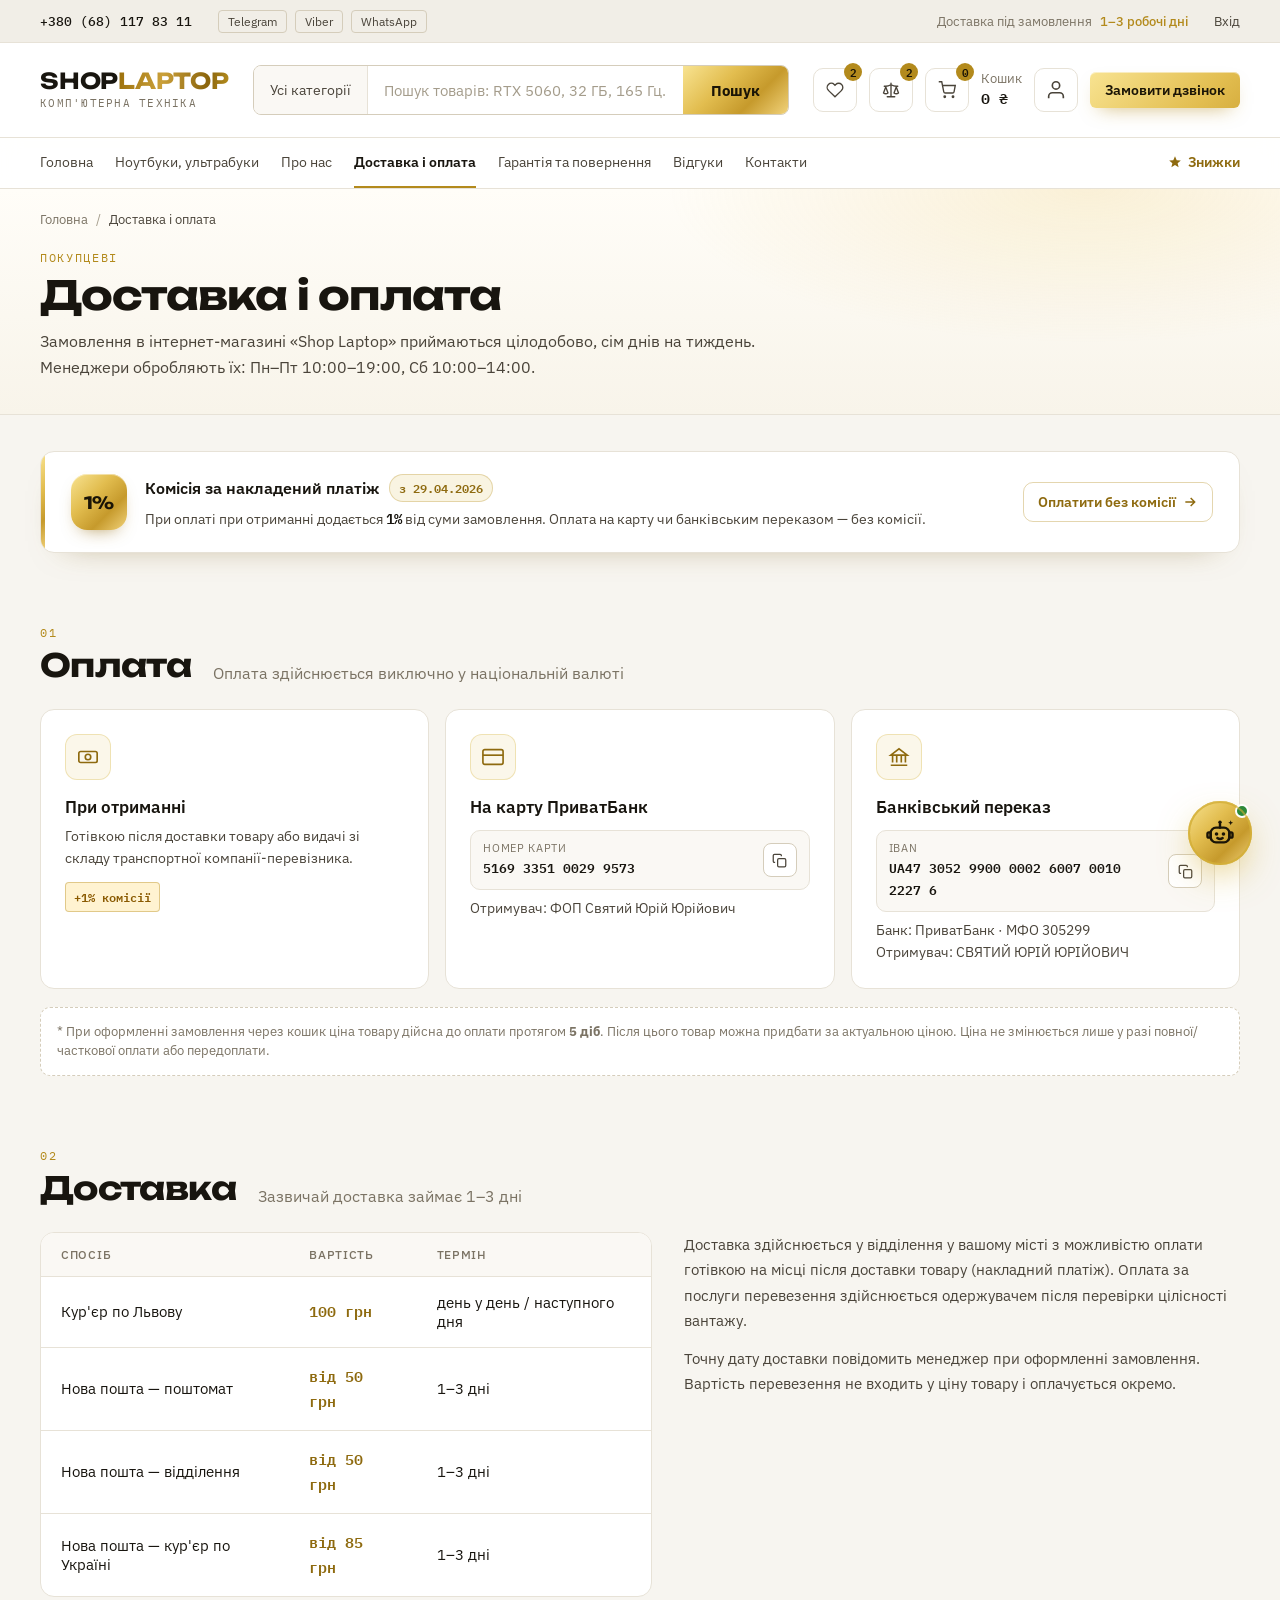
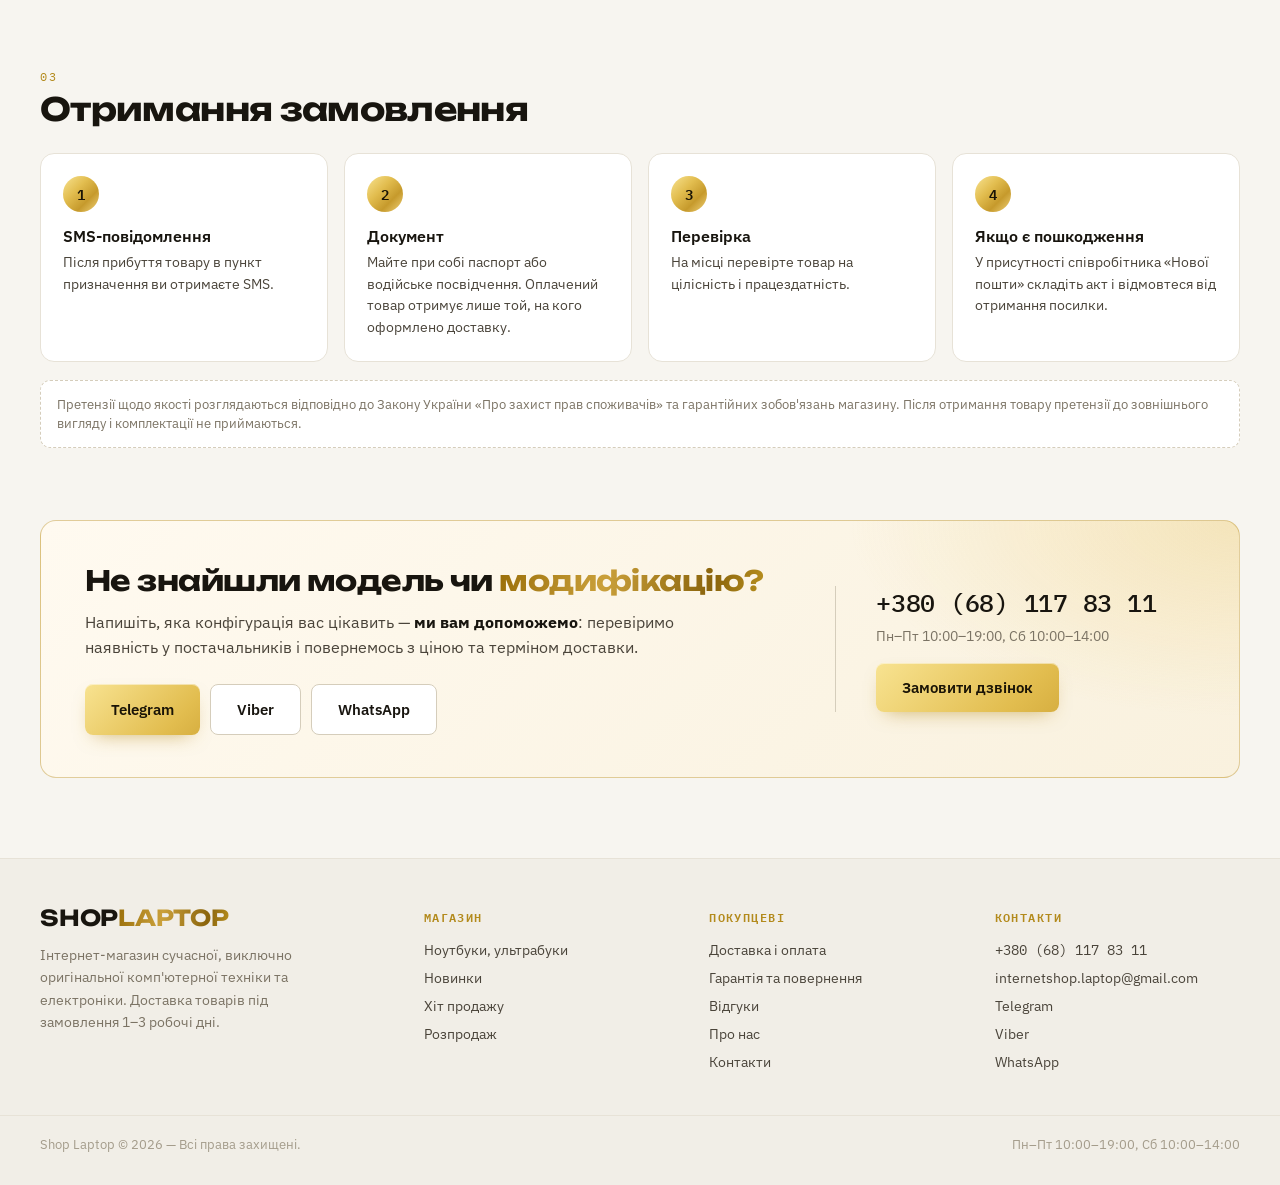
<file: dostavka-i-oplata.html>
<!DOCTYPE html>
<html lang="uk">
<head>
<meta charset="utf-8">
<meta name="viewport" content="width=device-width, initial-scale=1">
<title>Доставка і оплата — ShopLaptop</title>
<meta name="description" content="ShopLaptop — інтернет-магазин комп’ютерної техніки">
<link href="assets/fonts/fonts.css" rel="stylesheet">
<link href="assets/css/site.css" rel="stylesheet">
</head>
<body>
<header>
  <div class="topbar">
    <div class="wrap">
      <a class="phone" href="tel:+380681178311">+380 (68) 117 83 11</a>
      <div class="msgr">
        <a href="https://t.me/noytbook_meneger">Telegram</a>
        <a href="#">Viber</a>
        <a href="#">WhatsApp</a>
      </div>
      <span class="note">Доставка під замовлення <b>1–3 робочі дні</b></span>
      <a class="tl" href="my-account.html" data-auth-top>Вхід</a>
    </div>
  </div>
  <div class="mainbar">
    <div class="wrap">
      <a class="logo" href="index.html">
        <span class="logo-word">SHOP<span class="gold-text">LAPTOP</span></span>
        <span class="logo-sub">комп'ютерна техніка</span>
      </a>
      <form class="search" action="shop.html">
        <div class="cat">Усі категорії</div>
        <input type="text" name="s" placeholder="Пошук товарів: RTX 5060, 32 ГБ, 165 Гц…">
        <button type="submit">Пошук</button>
      </form>
      <div class="hdr-actions">
        <a class="icon-link" href="spysok-bazhan.html" title="Список бажань"><svg width="18" height="18" viewBox="0 0 24 24" fill="none" stroke="currentColor" stroke-width="1.8"><path d="M20.8 4.6a5.5 5.5 0 0 0-7.8 0L12 5.7l-1-1.1a5.5 5.5 0 0 0-7.8 7.8l1 1.1L12 21l7.8-7.5 1-1.1a5.5 5.5 0 0 0 0-7.8z"/></svg><span class="badge" data-wish-count>2</span></a>
        <a class="icon-link" href="porivniaty.html" title="Порівняння"><svg width="18" height="18" viewBox="0 0 24 24" fill="none" stroke="currentColor" stroke-width="1.8" stroke-linecap="round" stroke-linejoin="round"><path d="m16 16 3-8 3 8c-.87.65-1.92 1-3 1s-2.13-.35-3-1Z"/><path d="m2 16 3-8 3 8c-.87.65-1.92 1-3 1s-2.13-.35-3-1Z"/><path d="M7 21h10M12 3v18M3 7h2c2 0 5-1 7-2 2 1 5 2 7 2h2"/></svg><span class="badge" data-compare-count>2</span></a>
        <a class="icon-link" href="cart.html" title="Кошик"><svg width="18" height="18" viewBox="0 0 24 24" fill="none" stroke="currentColor" stroke-width="1.8"><circle cx="9" cy="21" r="1"/><circle cx="20" cy="21" r="1"/><path d="M1 1h4l2.7 13.4a2 2 0 0 0 2 1.6h9.7a2 2 0 0 0 2-1.6L23 6H6"/></svg><span class="badge" data-cart-count>0</span></a>
        <a class="cart" href="cart.html"><span>Кошик</span><b data-cart-sum>0 ₴</b></a>
        <div class="acct" data-acct>
          <a class="icon-link acct-out" href="my-account.html" title="Увійти"><svg width="22" height="22" viewBox="0 0 24 24" fill="none" stroke="currentColor" stroke-width="1.8"><path d="M20 21v-2a4 4 0 0 0-4-4H8a4 4 0 0 0-4 4v2"/><circle cx="12" cy="7" r="4"/></svg></a>
          <div class="acct-in">
            <button class="acct-chip" type="button"><span class="acct-ava" data-acct-ini>К</span><span class="acct-txt"><b data-acct-name>Мій кабінет</b><em data-acct-phone></em></span></button>
            <div class="acct-menu">
              <div class="acct-menu-head"><span class="acct-ava big" data-acct-ini>К</span><span><b data-acct-name>Мій кабінет</b><em data-acct-phone></em></span></div>
              <a href="my-account.html"><svg width="22" height="22" viewBox="0 0 24 24" fill="none" stroke="currentColor" stroke-width="1.8"><path d="M20 21v-2a4 4 0 0 0-4-4H8a4 4 0 0 0-4 4v2"/><circle cx="12" cy="7" r="4"/></svg> Мій кабінет</a>
              <a href="my-account.html#orders"><svg width="22" height="22" viewBox="0 0 24 24" fill="none" stroke="currentColor" stroke-width="1.8"><path d="M21 16V8a2 2 0 0 0-1-1.7l-7-4a2 2 0 0 0-2 0l-7 4A2 2 0 0 0 3 8v8a2 2 0 0 0 1 1.7l7 4a2 2 0 0 0 2 0l7-4a2 2 0 0 0 1-1.7z"/><path d="M3.3 7 12 12l8.7-5M12 22V12"/></svg> Мої замовлення</a>
              <a href="spysok-bazhan.html"><svg width="18" height="18" viewBox="0 0 24 24" fill="none" stroke="currentColor" stroke-width="1.8"><path d="M20.8 4.6a5.5 5.5 0 0 0-7.8 0L12 5.7l-1-1.1a5.5 5.5 0 0 0-7.8 7.8l1 1.1L12 21l7.8-7.5 1-1.1a5.5 5.5 0 0 0 0-7.8z"/></svg> Список бажань</a>
              <button type="button" data-logout><svg width="18" height="18" viewBox="0 0 24 24" fill="none" stroke="currentColor" stroke-width="1.8"><path d="M9 21H5a2 2 0 0 1-2-2V5a2 2 0 0 1 2-2h4M16 17l5-5-5-5M21 12H9"/></svg> Вийти</button>
            </div>
          </div>
        </div>
        <button class="btn btn-gold btn-sm" data-callback>Замовити дзвінок</button>
      </div>
    </div>
  </div>
</header>
<nav class="navbar">
  <div class="wrap">
    <a href="index.html">Головна</a><a href="shop.html">Ноутбуки, ультрабуки</a><a href="pro-nas.html">Про нас</a><a class="active" href="dostavka-i-oplata.html">Доставка і оплата</a><a href="harantiia-ta-povernennia.html">Гарантія та повернення</a><a href="vidhuky.html">Відгуки</a><a href="kontakty.html">Контакти</a>
    <a class="sale push" href="index.html#deals"><svg width="14" height="14" viewBox="0 0 24 24" fill="currentColor"><path d="M12 2l2.9 6.9L22 9.3l-5.5 4.7 1.7 7.1L12 17.3 5.8 21.1l1.7-7.1L2 9.3l7.1-.4z"/></svg>Знижки</a>
  </div>
</nav>
<section class="phead">
  <div class="wrap">
    <nav class="crumbs"><a href="index.html">Головна</a><i>/</i><span>Доставка і оплата</span></nav>
    <div class="phead-row">
      <div>
        <div class="kicker">Покупцеві</div>
        <h1>Доставка і оплата</h1>
        <p class="lead">Замовлення в інтернет-магазині «Shop Laptop» приймаються цілодобово, сім днів на тиждень. Менеджери обробляють їх: Пн–Пт 10:00–19:00, Сб 10:00–14:00.</p>
      </div>
      
    </div>
  </div>
</section>
<main class="wrap">
  <div class="fee-note wide">
      <div class="fn-ic"><span>1%</span></div>
      <div class="fn-body">
        <div class="fn-top"><b>Комісія за накладений платіж</b><span class="fn-date">з 29.04.2026</span></div>
        <p>При оплаті при отриманні додається <b>1%</b> від суми замовлення. Оплата на карту чи банківським переказом — без комісії.</p>
      </div>
      <a class="fn-link" href="dostavka-i-oplata.html#payment">Оплатити без комісії <svg width="16" height="16" viewBox="0 0 24 24" fill="none" stroke="currentColor" stroke-width="2.2"><path d="M5 12h14M13 6l6 6-6 6"/></svg></a>
    </div>

  <section class="sec" id="payment">
    <div class="sec-head"><div><div class="kicker">01</div><h2>Оплата</h2></div><span class="muted">Оплата здійснюється виключно у національній валюті</span></div>
    <div class="grid3 gap16">
      <div class="dcard"><div class="ic"><svg width="22" height="22" viewBox="0 0 24 24" fill="none" stroke="currentColor" stroke-width="1.8"><rect x="2" y="6" width="20" height="12" rx="2"/><circle cx="12" cy="12" r="3"/><path d="M6 12h.01M18 12h.01"/></svg></div><h4>При отриманні</h4><p>Готівкою після доставки товару або видачі зі складу транспортної компанії-перевізника.</p><span class="tagw">+1% комісії</span></div>
      <div class="dcard"><div class="ic"><svg width="22" height="22" viewBox="0 0 24 24" fill="none" stroke="currentColor" stroke-width="1.8"><rect x="1" y="4" width="22" height="16" rx="2"/><path d="M1 10h22"/></svg></div><h4>На карту ПриватБанк</h4>
        <div class="req"><span>Номер карти</span><b class="mono">5169 3351 0029 9573</b><button class="cp" data-copy="5169335100299573"><svg width="15" height="15" viewBox="0 0 24 24" fill="none" stroke="currentColor" stroke-width="2"><rect x="9" y="9" width="13" height="13" rx="2"/><path d="M5 15H4a2 2 0 0 1-2-2V4a2 2 0 0 1 2-2h9a2 2 0 0 1 2 2v1"/></svg></button></div>
        <p>Отримувач: ФОП Святий Юрій Юрійович</p></div>
      <div class="dcard"><div class="ic"><svg width="22" height="22" viewBox="0 0 24 24" fill="none" stroke="currentColor" stroke-width="1.8"><path d="M3 10h18L12 3zM5 10v8M9.5 10v8M14.5 10v8M19 10v8M3 21h18"/></svg></div><h4>Банківський переказ</h4>
        <div class="req"><span>IBAN</span><b class="mono">UA47 3052 9900 0002 6007 0010 2227 6</b><button class="cp" data-copy="UA473052990000026007001022276"><svg width="15" height="15" viewBox="0 0 24 24" fill="none" stroke="currentColor" stroke-width="2"><rect x="9" y="9" width="13" height="13" rx="2"/><path d="M5 15H4a2 2 0 0 1-2-2V4a2 2 0 0 1 2-2h9a2 2 0 0 1 2 2v1"/></svg></button></div>
        <p>Банк: ПриватБанк · МФО 305299<br>Отримувач: СВЯТИЙ ЮРІЙ ЮРІЙОВИЧ</p></div>
    </div>
    <p class="fine box">* При оформленні замовлення через кошик ціна товару дійсна до оплати протягом <b>5 діб</b>. Після цього товар можна придбати за актуальною ціною. Ціна не змінюється лише у разі повної/часткової оплати або передоплати.</p>
  </section>

  <section class="sec">
    <div class="sec-head"><div><div class="kicker">02</div><h2>Доставка</h2></div><span class="muted">Зазвичай доставка займає 1–3 дні</span></div>
    <div class="split">
      <div class="panel nopad">
        <table class="tbl"><thead><tr><th>Спосіб</th><th>Вартість</th><th>Термін</th></tr></thead><tbody><tr><td>Кур'єр по Львову</td><td class='mono'>100 грн</td><td>день у день / наступного дня</td></tr><tr><td>Нова пошта — поштомат</td><td class='mono'>від 50 грн</td><td>1–3 дні</td></tr><tr><td>Нова пошта — відділення</td><td class='mono'>від 50 грн</td><td>1–3 дні</td></tr><tr><td>Нова пошта — кур'єр по Україні</td><td class='mono'>від 85 грн</td><td>1–3 дні</td></tr></tbody></table>
      </div>
      <div class="prose">
        <p>Доставка здійснюється у відділення у вашому місті з можливістю оплати готівкою на місці після доставки товару (накладний платіж). Оплата за послуги перевезення здійснюється одержувачем після перевірки цілісності вантажу.</p>
        <p>Точну дату доставки повідомить менеджер при оформленні замовлення. Вартість перевезення не входить у ціну товару і оплачується окремо.</p>
      </div>
    </div>
  </section>

  <section class="sec">
    <div class="sec-head"><div><div class="kicker">03</div><h2>Отримання замовлення</h2></div></div>
    <div class="timeline">
      <div><i>1</i><h4>SMS-повідомлення</h4><p>Після прибуття товару в пункт призначення ви отримаєте SMS.</p></div>
      <div><i>2</i><h4>Документ</h4><p>Майте при собі паспорт або водійське посвідчення. Оплачений товар отримує лише той, на кого оформлено доставку.</p></div>
      <div><i>3</i><h4>Перевірка</h4><p>На місці перевірте товар на цілісність і працездатність.</p></div>
      <div><i>4</i><h4>Якщо є пошкодження</h4><p>У присутності співробітника «Нової пошти» складіть акт і відмовтеся від отримання посилки.</p></div>
    </div>
    <p class="fine box">Претензії щодо якості розглядаються відповідно до Закону України «Про захист прав споживачів» та гарантійних зобов'язань магазину. Після отримання товару претензії до зовнішнього вигляду і комплектації не приймаються.</p>
  </section>
</main>
<section class="wrap sec">
  <div class="cta">
    <div>
      <h2>Не знайшли модель чи <span class="gold-text">модифікацію?</span></h2>
      <p>Напишіть, яка конфігурація вас цікавить — <b>ми вам допоможемо</b>: перевіримо наявність у постачальників і повернемось з ціною та терміном доставки.</p>
      <div class="row">
        <a class="btn btn-gold" href="https://t.me/noytbook_meneger">Telegram</a>
        <a class="btn btn-ghost" href="#">Viber</a>
        <a class="btn btn-ghost" href="#">WhatsApp</a>
      </div>
    </div>
    <div class="side">
      <div class="ph">+380 (68) 117 83 11</div>
      <div class="hrs">Пн–Пт 10:00–19:00, Сб 10:00–14:00</div>
      <button class="btn btn-gold" data-callback>Замовити дзвінок</button>
    </div>
  </div>
</section>
<footer>
  <div class="wrap cols">
    <div>
      <span class="logo-word">SHOP<span class="gold-text">LAPTOP</span></span>
      <p>Інтернет-магазин сучасної, виключно оригінальної комп'ютерної техніки та електроніки. Доставка товарів під замовлення 1–3 робочі дні.</p>
    </div>
    <div class="col"><div class="t">Магазин</div><a href="shop.html">Ноутбуки, ультрабуки</a><a href="shop.html">Новинки</a><a href="shop.html">Хіт продажу</a><a href="shop.html">Розпродаж</a></div>
    <div class="col"><div class="t">Покупцеві</div><a href="dostavka-i-oplata.html">Доставка і оплата</a><a href="harantiia-ta-povernennia.html">Гарантія та повернення</a><a href="vidhuky.html">Відгуки</a><a href="pro-nas.html">Про нас</a><a href="kontakty.html">Контакти</a></div>
    <div class="col"><div class="t">Контакти</div><a class="mono" href="tel:+380681178311">+380 (68) 117 83 11</a><a href="mailto:internetshop.laptop@gmail.com">internetshop.laptop@gmail.com</a><a href="https://t.me/noytbook_meneger">Telegram</a><a href="#">Viber</a><a href="#">WhatsApp</a></div>
  </div>
  <div class="wrap copy"><span>Shop Laptop © 2026 — Всі права захищені.</span><span>Пн–Пт 10:00–19:00, Сб 10:00–14:00</span></div>
</footer>
<!-- Callback modal -->
<div class="modal" id="callback" aria-hidden="true">
  <div class="modal-box" role="dialog" aria-label="Замовити дзвінок">
    <button class="modal-x" data-close aria-label="Закрити"><svg width="16" height="16" viewBox="0 0 24 24" fill="none" stroke="currentColor" stroke-width="2.2"><path d="M18 6 6 18M6 6l12 12"/></svg></button>
    <div class="modal-ic"><svg width="22" height="22" viewBox="0 0 24 24" fill="none" stroke="currentColor" stroke-width="1.8"><path d="M22 16.9v3a2 2 0 0 1-2.2 2 19.8 19.8 0 0 1-8.6-3.1 19.5 19.5 0 0 1-6-6A19.8 19.8 0 0 1 2.1 4.2 2 2 0 0 1 4.1 2h3a2 2 0 0 1 2 1.7c.1 1 .4 1.9.7 2.8a2 2 0 0 1-.5 2.1L8 9.9a16 16 0 0 0 6 6l1.3-1.3a2 2 0 0 1 2.1-.4c.9.3 1.8.6 2.8.7a2 2 0 0 1 1.7 2z"/></svg></div>
    <h3>Замовити дзвінок консультанта</h3>
    <p>Залиште свої дані і ми вам зателефонуємо найближчим часом.</p>
    <form class="form" data-demo-form="Дякуємо! Менеджер зателефонує вам найближчим часом.">
      <label class="fld"><span>Ім'я</span><input type="text" required placeholder="Ваше ім'я"></label>
      <label class="fld"><span>Телефон</span><input type="tel" required placeholder="+380 (__) ___ __ __"></label>
      <button class="btn btn-gold btn-block" type="submit">Надіслати</button>
    </form>
  </div>
</div>

<div class="toast" id="toast"></div>

<!-- AI support (stub) -->
<div class="ai-panel" id="aiPanel" role="dialog" aria-label="Підтримка">
  <div class="ai-head">
    <div class="ai-ava"><svg width="22" height="22" viewBox="0 0 24 24" fill="currentColor"><path d="M12 2l1.8 5.2L19 9l-5.2 1.8L12 16l-1.8-5.2L5 9l5.2-1.8zM19 14l.9 2.1L22 17l-2.1.9L19 20l-.9-2.1L16 17l2.1-.9zM5 15l.7 1.3L7 17l-1.3.7L5 19l-.7-1.3L3 17l1.3-.7z"/></svg></div>
    <div>
      <div class="nm">Помічник ShopLaptop <span class="beta">AI · BETA</span></div>
      <div class="st">Онлайн · відповідає одразу</div>
    </div>
    <button class="x" id="aiClose" aria-label="Закрити"><svg width="16" height="16" viewBox="0 0 24 24" fill="none" stroke="currentColor" stroke-width="2.2"><path d="M18 6 6 18M6 6l12 12"/></svg></button>
  </div>
  <div class="ai-body" id="aiBody"></div>
  <div class="ai-quick" id="aiQuick">
    <button data-q="pick">Підібрати ноутбук</button>
    <button data-q="delivery">Доставка і оплата</button>
    <button data-q="order">Статус замовлення</button>
    <button data-q="manager">Зв'язатися з менеджером</button>
  </div>
  <form class="ai-input" id="aiForm">
    <input id="aiInput" type="text" placeholder="Напишіть питання…" autocomplete="off">
    <button type="submit" aria-label="Надіслати"><svg width="18" height="18" viewBox="0 0 24 24" fill="none" stroke="currentColor" stroke-width="2.2"><path d="M22 2 11 13M22 2l-7 20-4-9-9-4z"/></svg></button>
  </form>
  <div class="ai-foot">Помічник ShopLaptop · відповідає цілодобово</div>
</div>
<div class="ai-fab" id="aiFab">
  <div class="ai-hint" id="aiHint">Потрібна допомога з вибором? <b>Запитайте помічника</b></div>
  <button class="ai-btn" id="aiBtn" aria-label="Відкрити підтримку">
    <svg class="i-chat" width="32" height="32" viewBox="0 0 24 24" fill="none" stroke="currentColor" stroke-width="1.8" stroke-linecap="round" stroke-linejoin="round">
      <path d="M12 8V5.2"/><circle cx="12" cy="4" r="1.3" fill="currentColor" stroke="none"/>
      <rect x="5" y="8" width="14" height="11" rx="4"/>
      <rect x="2.6" y="11.5" width="2.4" height="4" rx="1.1"/><rect x="19" y="11.5" width="2.4" height="4" rx="1.1"/>
      <g class="eyes" fill="currentColor" stroke="none"><circle cx="9.4" cy="12.8" r="1.35"/><circle cx="14.6" cy="12.8" r="1.35"/></g>
      <path d="M10 15.8q2 1.4 4 0"/>
      <path d="M20 2.5l.5 1.3 1.3.5-1.3.5-.5 1.3-.5-1.3-1.3-.5 1.3-.5z" fill="currentColor" stroke="none"/>
    </svg>
    <svg class="i-close" width="24" height="24" viewBox="0 0 24 24" fill="none" stroke="currentColor" stroke-width="2.4"><path d="M18 6 6 18M6 6l12 12"/></svg>
    <span class="ai-dot"></span>
  </button>
</div>
<script src="assets/js/site.js"></script>
</body>
</html>
</file>
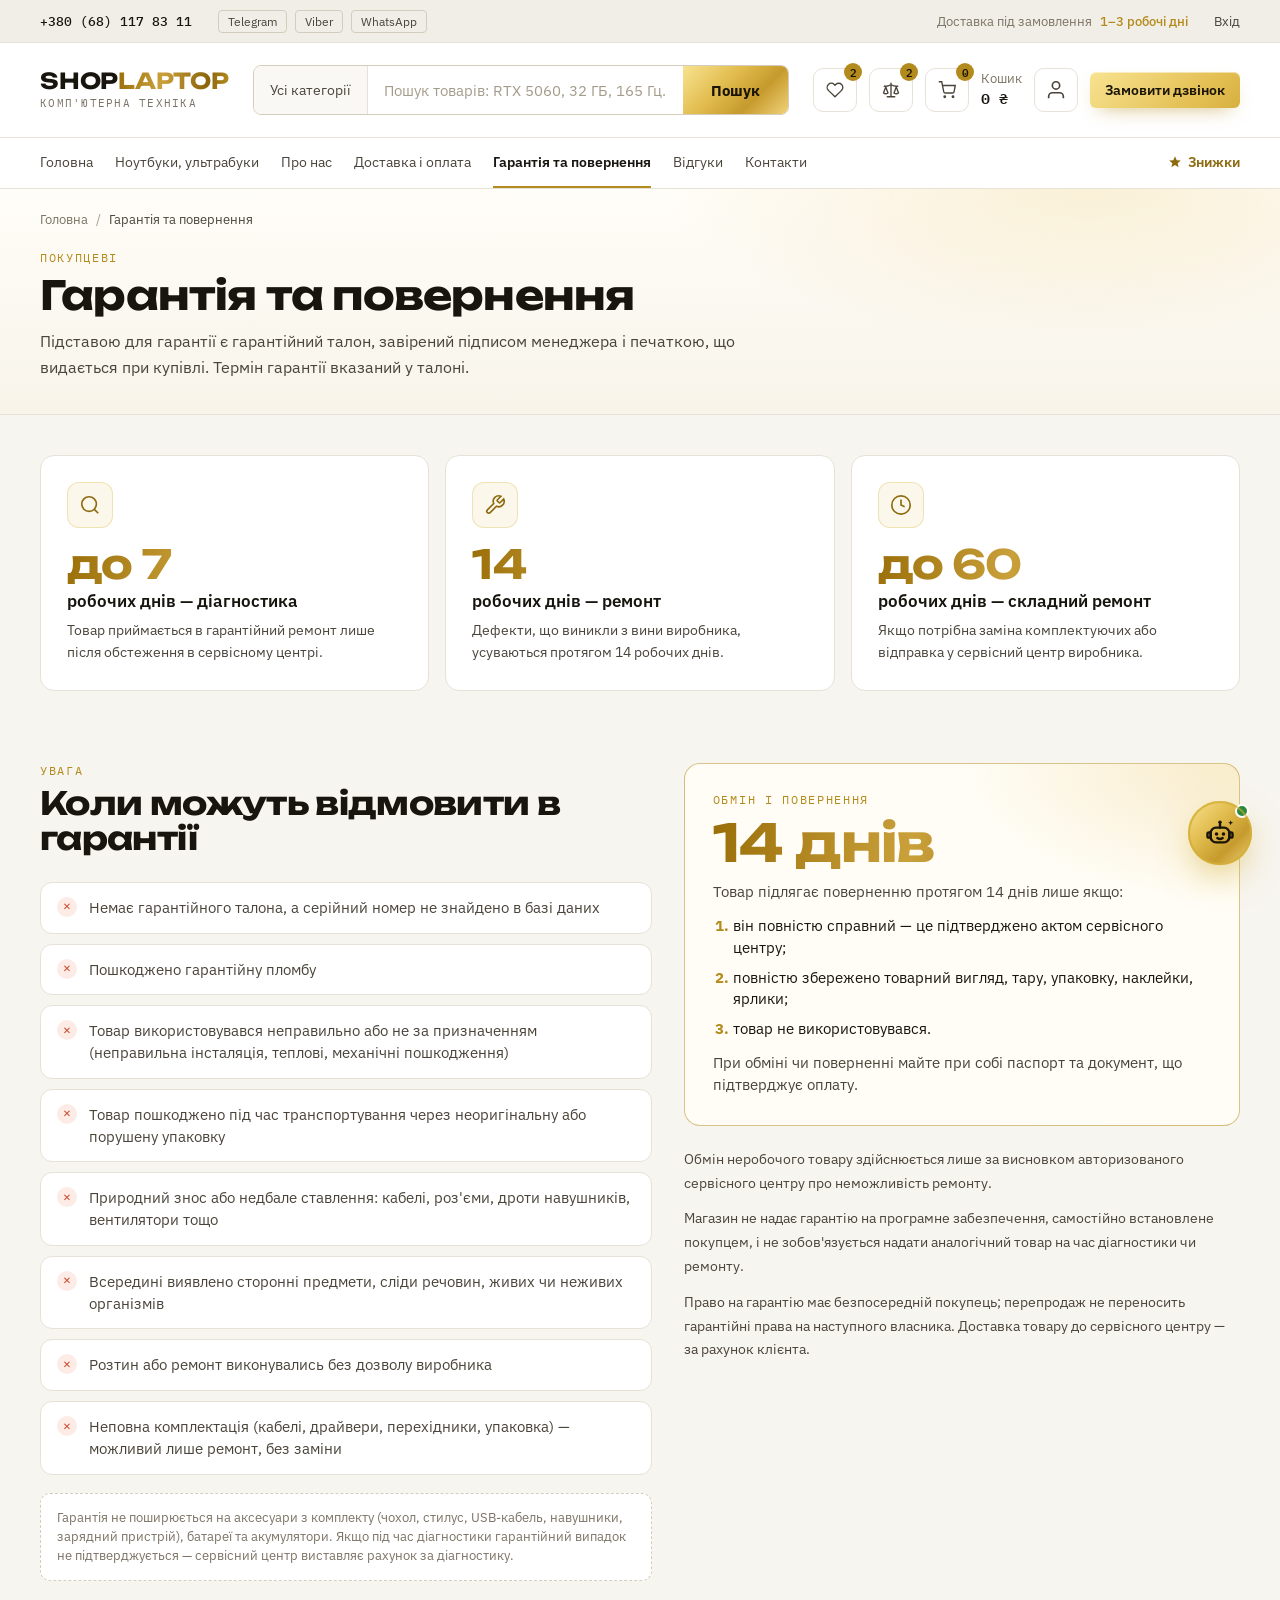
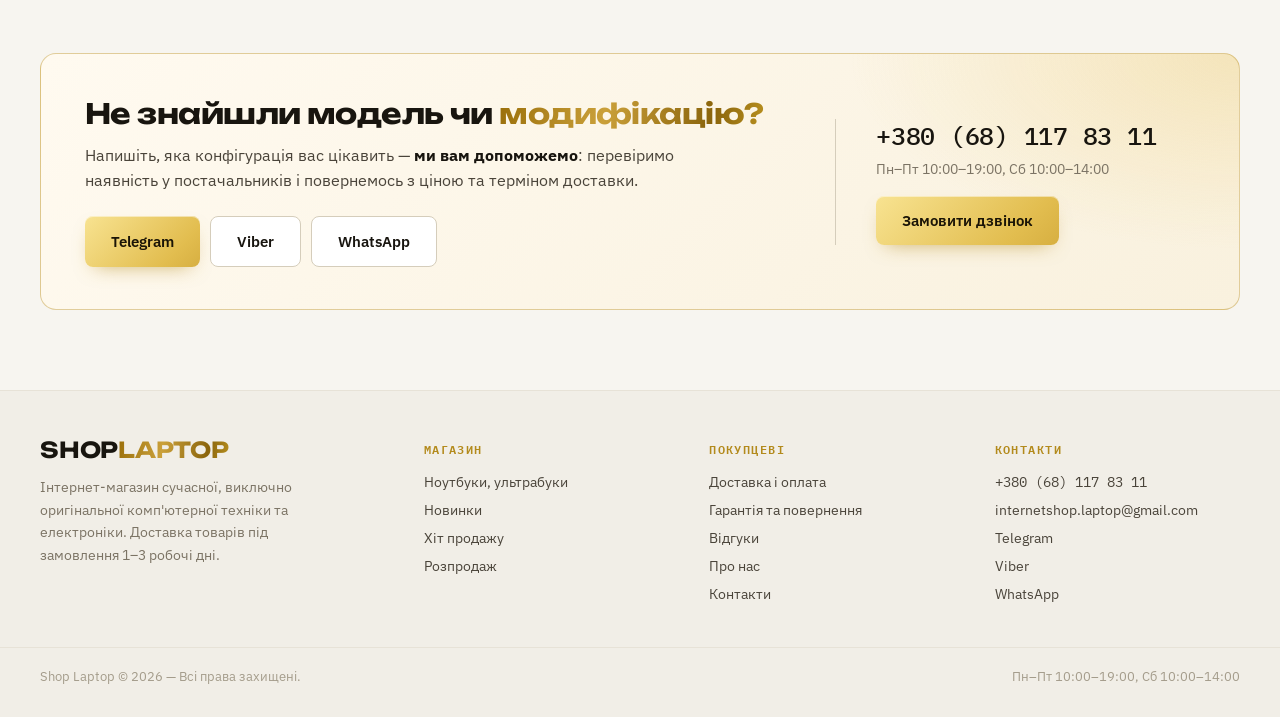
<file: harantiia-ta-povernennia.html>
<!DOCTYPE html>
<html lang="uk">
<head>
<meta charset="utf-8">
<meta name="viewport" content="width=device-width, initial-scale=1">
<title>Гарантія та повернення — ShopLaptop</title>
<meta name="description" content="ShopLaptop — інтернет-магазин комп’ютерної техніки">
<link href="assets/fonts/fonts.css" rel="stylesheet">
<link href="assets/css/site.css" rel="stylesheet">
</head>
<body>
<header>
  <div class="topbar">
    <div class="wrap">
      <a class="phone" href="tel:+380681178311">+380 (68) 117 83 11</a>
      <div class="msgr">
        <a href="https://t.me/noytbook_meneger">Telegram</a>
        <a href="#">Viber</a>
        <a href="#">WhatsApp</a>
      </div>
      <span class="note">Доставка під замовлення <b>1–3 робочі дні</b></span>
      <a class="tl" href="my-account.html" data-auth-top>Вхід</a>
    </div>
  </div>
  <div class="mainbar">
    <div class="wrap">
      <a class="logo" href="index.html">
        <span class="logo-word">SHOP<span class="gold-text">LAPTOP</span></span>
        <span class="logo-sub">комп'ютерна техніка</span>
      </a>
      <form class="search" action="shop.html">
        <div class="cat">Усі категорії</div>
        <input type="text" name="s" placeholder="Пошук товарів: RTX 5060, 32 ГБ, 165 Гц…">
        <button type="submit">Пошук</button>
      </form>
      <div class="hdr-actions">
        <a class="icon-link" href="spysok-bazhan.html" title="Список бажань"><svg width="18" height="18" viewBox="0 0 24 24" fill="none" stroke="currentColor" stroke-width="1.8"><path d="M20.8 4.6a5.5 5.5 0 0 0-7.8 0L12 5.7l-1-1.1a5.5 5.5 0 0 0-7.8 7.8l1 1.1L12 21l7.8-7.5 1-1.1a5.5 5.5 0 0 0 0-7.8z"/></svg><span class="badge" data-wish-count>2</span></a>
        <a class="icon-link" href="porivniaty.html" title="Порівняння"><svg width="18" height="18" viewBox="0 0 24 24" fill="none" stroke="currentColor" stroke-width="1.8" stroke-linecap="round" stroke-linejoin="round"><path d="m16 16 3-8 3 8c-.87.65-1.92 1-3 1s-2.13-.35-3-1Z"/><path d="m2 16 3-8 3 8c-.87.65-1.92 1-3 1s-2.13-.35-3-1Z"/><path d="M7 21h10M12 3v18M3 7h2c2 0 5-1 7-2 2 1 5 2 7 2h2"/></svg><span class="badge" data-compare-count>2</span></a>
        <a class="icon-link" href="cart.html" title="Кошик"><svg width="18" height="18" viewBox="0 0 24 24" fill="none" stroke="currentColor" stroke-width="1.8"><circle cx="9" cy="21" r="1"/><circle cx="20" cy="21" r="1"/><path d="M1 1h4l2.7 13.4a2 2 0 0 0 2 1.6h9.7a2 2 0 0 0 2-1.6L23 6H6"/></svg><span class="badge" data-cart-count>0</span></a>
        <a class="cart" href="cart.html"><span>Кошик</span><b data-cart-sum>0 ₴</b></a>
        <div class="acct" data-acct>
          <a class="icon-link acct-out" href="my-account.html" title="Увійти"><svg width="22" height="22" viewBox="0 0 24 24" fill="none" stroke="currentColor" stroke-width="1.8"><path d="M20 21v-2a4 4 0 0 0-4-4H8a4 4 0 0 0-4 4v2"/><circle cx="12" cy="7" r="4"/></svg></a>
          <div class="acct-in">
            <button class="acct-chip" type="button"><span class="acct-ava" data-acct-ini>К</span><span class="acct-txt"><b data-acct-name>Мій кабінет</b><em data-acct-phone></em></span></button>
            <div class="acct-menu">
              <div class="acct-menu-head"><span class="acct-ava big" data-acct-ini>К</span><span><b data-acct-name>Мій кабінет</b><em data-acct-phone></em></span></div>
              <a href="my-account.html"><svg width="22" height="22" viewBox="0 0 24 24" fill="none" stroke="currentColor" stroke-width="1.8"><path d="M20 21v-2a4 4 0 0 0-4-4H8a4 4 0 0 0-4 4v2"/><circle cx="12" cy="7" r="4"/></svg> Мій кабінет</a>
              <a href="my-account.html#orders"><svg width="22" height="22" viewBox="0 0 24 24" fill="none" stroke="currentColor" stroke-width="1.8"><path d="M21 16V8a2 2 0 0 0-1-1.7l-7-4a2 2 0 0 0-2 0l-7 4A2 2 0 0 0 3 8v8a2 2 0 0 0 1 1.7l7 4a2 2 0 0 0 2 0l7-4a2 2 0 0 0 1-1.7z"/><path d="M3.3 7 12 12l8.7-5M12 22V12"/></svg> Мої замовлення</a>
              <a href="spysok-bazhan.html"><svg width="18" height="18" viewBox="0 0 24 24" fill="none" stroke="currentColor" stroke-width="1.8"><path d="M20.8 4.6a5.5 5.5 0 0 0-7.8 0L12 5.7l-1-1.1a5.5 5.5 0 0 0-7.8 7.8l1 1.1L12 21l7.8-7.5 1-1.1a5.5 5.5 0 0 0 0-7.8z"/></svg> Список бажань</a>
              <button type="button" data-logout><svg width="18" height="18" viewBox="0 0 24 24" fill="none" stroke="currentColor" stroke-width="1.8"><path d="M9 21H5a2 2 0 0 1-2-2V5a2 2 0 0 1 2-2h4M16 17l5-5-5-5M21 12H9"/></svg> Вийти</button>
            </div>
          </div>
        </div>
        <button class="btn btn-gold btn-sm" data-callback>Замовити дзвінок</button>
      </div>
    </div>
  </div>
</header>
<nav class="navbar">
  <div class="wrap">
    <a href="index.html">Головна</a><a href="shop.html">Ноутбуки, ультрабуки</a><a href="pro-nas.html">Про нас</a><a href="dostavka-i-oplata.html">Доставка і оплата</a><a class="active" href="harantiia-ta-povernennia.html">Гарантія та повернення</a><a href="vidhuky.html">Відгуки</a><a href="kontakty.html">Контакти</a>
    <a class="sale push" href="index.html#deals"><svg width="14" height="14" viewBox="0 0 24 24" fill="currentColor"><path d="M12 2l2.9 6.9L22 9.3l-5.5 4.7 1.7 7.1L12 17.3 5.8 21.1l1.7-7.1L2 9.3l7.1-.4z"/></svg>Знижки</a>
  </div>
</nav>
<section class="phead">
  <div class="wrap">
    <nav class="crumbs"><a href="index.html">Головна</a><i>/</i><span>Гарантія та повернення</span></nav>
    <div class="phead-row">
      <div>
        <div class="kicker">Покупцеві</div>
        <h1>Гарантія та повернення</h1>
        <p class="lead">Підставою для гарантії є гарантійний талон, завірений підписом менеджера і печаткою, що видається при купівлі. Термін гарантії вказаний у талоні.</p>
      </div>
      
    </div>
  </div>
</section>
<main class="wrap">
  <section class="sec first">
    <div class="grid3 gap16">
      <div class="dcard big"><div class="ic"><svg width="22" height="22" viewBox="0 0 24 24" fill="none" stroke="currentColor" stroke-width="1.8"><circle cx="11" cy="11" r="8"/><path d="m21 21-4.3-4.3"/></svg></div><div class="bignum">до 7</div><h4>робочих днів — діагностика</h4><p>Товар приймається в гарантійний ремонт лише після обстеження в сервісному центрі.</p></div>
      <div class="dcard big"><div class="ic"><svg width="22" height="22" viewBox="0 0 24 24" fill="none" stroke="currentColor" stroke-width="1.8"><path d="M14.7 6.3a1 1 0 0 0 0 1.4l1.6 1.6a1 1 0 0 0 1.4 0l3.8-3.8a6 6 0 0 1-7.9 7.9l-6.9 6.9a2.1 2.1 0 0 1-3-3l6.9-6.9a6 6 0 0 1 7.9-7.9z"/></svg></div><div class="bignum">14</div><h4>робочих днів — ремонт</h4><p>Дефекти, що виникли з вини виробника, усуваються протягом 14 робочих днів.</p></div>
      <div class="dcard big"><div class="ic"><svg width="22" height="22" viewBox="0 0 24 24" fill="none" stroke="currentColor" stroke-width="1.8"><circle cx="12" cy="12" r="10"/><path d="M12 6v6l4 2"/></svg></div><div class="bignum">до 60</div><h4>робочих днів — складний ремонт</h4><p>Якщо потрібна заміна комплектуючих або відправка у сервісний центр виробника.</p></div>
    </div>
  </section>

  <section class="sec">
    <div class="split">
      <div>
        <div class="sec-head"><div><div class="kicker">Увага</div><h2>Коли можуть відмовити в гарантії</h2></div></div>
        <ul class="xlist"><li>Немає гарантійного талона, а серійний номер не знайдено в базі даних</li><li>Пошкоджено гарантійну пломбу</li><li>Товар використовувався неправильно або не за призначенням (неправильна інсталяція, теплові, механічні пошкодження)</li><li>Товар пошкоджено під час транспортування через неоригінальну або порушену упаковку</li><li>Природний знос або недбале ставлення: кабелі, роз'єми, дроти навушників, вентилятори тощо</li><li>Всередині виявлено сторонні предмети, сліди речовин, живих чи неживих організмів</li><li>Розтин або ремонт виконувались без дозволу виробника</li><li>Неповна комплектація (кабелі, драйвери, перехідники, упаковка) — можливий лише ремонт, без заміни</li></ul>
        <p class="fine box">Гарантія не поширюється на аксесуари з комплекту (чохол, стилус, USB-кабель, навушники, зарядний пристрій), батареї та акумулятори. Якщо під час діагностики гарантійний випадок не підтверджується — сервісний центр виставляє рахунок за діагностику.</p>
      </div>
      <div>
        <div class="return-card">
          <div class="kicker">Обмін і повернення</div>
          <div class="bignum">14 днів</div>
          <p>Товар підлягає поверненню протягом 14 днів лише якщо:</p>
          <ol>
            <li>він повністю справний — це підтверджено актом сервісного центру;</li>
            <li>повністю збережено товарний вигляд, тару, упаковку, наклейки, ярлики;</li>
            <li>товар не використовувався.</li>
          </ol>
          <p class="muted">При обміні чи поверненні майте при собі паспорт та документ, що підтверджує оплату.</p>
        </div>
        <div class="prose small">
          <p>Обмін неробочого товару здійснюється лише за висновком авторизованого сервісного центру про неможливість ремонту.</p>
          <p>Магазин не надає гарантію на програмне забезпечення, самостійно встановлене покупцем, і не зобов'язується надати аналогічний товар на час діагностики чи ремонту.</p>
          <p>Право на гарантію має безпосередній покупець; перепродаж не переносить гарантійні права на наступного власника. Доставка товару до сервісного центру — за рахунок клієнта.</p>
        </div>
      </div>
    </div>
  </section>
</main>
<section class="wrap sec">
  <div class="cta">
    <div>
      <h2>Не знайшли модель чи <span class="gold-text">модифікацію?</span></h2>
      <p>Напишіть, яка конфігурація вас цікавить — <b>ми вам допоможемо</b>: перевіримо наявність у постачальників і повернемось з ціною та терміном доставки.</p>
      <div class="row">
        <a class="btn btn-gold" href="https://t.me/noytbook_meneger">Telegram</a>
        <a class="btn btn-ghost" href="#">Viber</a>
        <a class="btn btn-ghost" href="#">WhatsApp</a>
      </div>
    </div>
    <div class="side">
      <div class="ph">+380 (68) 117 83 11</div>
      <div class="hrs">Пн–Пт 10:00–19:00, Сб 10:00–14:00</div>
      <button class="btn btn-gold" data-callback>Замовити дзвінок</button>
    </div>
  </div>
</section>
<footer>
  <div class="wrap cols">
    <div>
      <span class="logo-word">SHOP<span class="gold-text">LAPTOP</span></span>
      <p>Інтернет-магазин сучасної, виключно оригінальної комп'ютерної техніки та електроніки. Доставка товарів під замовлення 1–3 робочі дні.</p>
    </div>
    <div class="col"><div class="t">Магазин</div><a href="shop.html">Ноутбуки, ультрабуки</a><a href="shop.html">Новинки</a><a href="shop.html">Хіт продажу</a><a href="shop.html">Розпродаж</a></div>
    <div class="col"><div class="t">Покупцеві</div><a href="dostavka-i-oplata.html">Доставка і оплата</a><a href="harantiia-ta-povernennia.html">Гарантія та повернення</a><a href="vidhuky.html">Відгуки</a><a href="pro-nas.html">Про нас</a><a href="kontakty.html">Контакти</a></div>
    <div class="col"><div class="t">Контакти</div><a class="mono" href="tel:+380681178311">+380 (68) 117 83 11</a><a href="mailto:internetshop.laptop@gmail.com">internetshop.laptop@gmail.com</a><a href="https://t.me/noytbook_meneger">Telegram</a><a href="#">Viber</a><a href="#">WhatsApp</a></div>
  </div>
  <div class="wrap copy"><span>Shop Laptop © 2026 — Всі права захищені.</span><span>Пн–Пт 10:00–19:00, Сб 10:00–14:00</span></div>
</footer>
<!-- Callback modal -->
<div class="modal" id="callback" aria-hidden="true">
  <div class="modal-box" role="dialog" aria-label="Замовити дзвінок">
    <button class="modal-x" data-close aria-label="Закрити"><svg width="16" height="16" viewBox="0 0 24 24" fill="none" stroke="currentColor" stroke-width="2.2"><path d="M18 6 6 18M6 6l12 12"/></svg></button>
    <div class="modal-ic"><svg width="22" height="22" viewBox="0 0 24 24" fill="none" stroke="currentColor" stroke-width="1.8"><path d="M22 16.9v3a2 2 0 0 1-2.2 2 19.8 19.8 0 0 1-8.6-3.1 19.5 19.5 0 0 1-6-6A19.8 19.8 0 0 1 2.1 4.2 2 2 0 0 1 4.1 2h3a2 2 0 0 1 2 1.7c.1 1 .4 1.9.7 2.8a2 2 0 0 1-.5 2.1L8 9.9a16 16 0 0 0 6 6l1.3-1.3a2 2 0 0 1 2.1-.4c.9.3 1.8.6 2.8.7a2 2 0 0 1 1.7 2z"/></svg></div>
    <h3>Замовити дзвінок консультанта</h3>
    <p>Залиште свої дані і ми вам зателефонуємо найближчим часом.</p>
    <form class="form" data-demo-form="Дякуємо! Менеджер зателефонує вам найближчим часом.">
      <label class="fld"><span>Ім'я</span><input type="text" required placeholder="Ваше ім'я"></label>
      <label class="fld"><span>Телефон</span><input type="tel" required placeholder="+380 (__) ___ __ __"></label>
      <button class="btn btn-gold btn-block" type="submit">Надіслати</button>
    </form>
  </div>
</div>

<div class="toast" id="toast"></div>

<!-- AI support (stub) -->
<div class="ai-panel" id="aiPanel" role="dialog" aria-label="Підтримка">
  <div class="ai-head">
    <div class="ai-ava"><svg width="22" height="22" viewBox="0 0 24 24" fill="currentColor"><path d="M12 2l1.8 5.2L19 9l-5.2 1.8L12 16l-1.8-5.2L5 9l5.2-1.8zM19 14l.9 2.1L22 17l-2.1.9L19 20l-.9-2.1L16 17l2.1-.9zM5 15l.7 1.3L7 17l-1.3.7L5 19l-.7-1.3L3 17l1.3-.7z"/></svg></div>
    <div>
      <div class="nm">Помічник ShopLaptop <span class="beta">AI · BETA</span></div>
      <div class="st">Онлайн · відповідає одразу</div>
    </div>
    <button class="x" id="aiClose" aria-label="Закрити"><svg width="16" height="16" viewBox="0 0 24 24" fill="none" stroke="currentColor" stroke-width="2.2"><path d="M18 6 6 18M6 6l12 12"/></svg></button>
  </div>
  <div class="ai-body" id="aiBody"></div>
  <div class="ai-quick" id="aiQuick">
    <button data-q="pick">Підібрати ноутбук</button>
    <button data-q="delivery">Доставка і оплата</button>
    <button data-q="order">Статус замовлення</button>
    <button data-q="manager">Зв'язатися з менеджером</button>
  </div>
  <form class="ai-input" id="aiForm">
    <input id="aiInput" type="text" placeholder="Напишіть питання…" autocomplete="off">
    <button type="submit" aria-label="Надіслати"><svg width="18" height="18" viewBox="0 0 24 24" fill="none" stroke="currentColor" stroke-width="2.2"><path d="M22 2 11 13M22 2l-7 20-4-9-9-4z"/></svg></button>
  </form>
  <div class="ai-foot">Помічник ShopLaptop · відповідає цілодобово</div>
</div>
<div class="ai-fab" id="aiFab">
  <div class="ai-hint" id="aiHint">Потрібна допомога з вибором? <b>Запитайте помічника</b></div>
  <button class="ai-btn" id="aiBtn" aria-label="Відкрити підтримку">
    <svg class="i-chat" width="32" height="32" viewBox="0 0 24 24" fill="none" stroke="currentColor" stroke-width="1.8" stroke-linecap="round" stroke-linejoin="round">
      <path d="M12 8V5.2"/><circle cx="12" cy="4" r="1.3" fill="currentColor" stroke="none"/>
      <rect x="5" y="8" width="14" height="11" rx="4"/>
      <rect x="2.6" y="11.5" width="2.4" height="4" rx="1.1"/><rect x="19" y="11.5" width="2.4" height="4" rx="1.1"/>
      <g class="eyes" fill="currentColor" stroke="none"><circle cx="9.4" cy="12.8" r="1.35"/><circle cx="14.6" cy="12.8" r="1.35"/></g>
      <path d="M10 15.8q2 1.4 4 0"/>
      <path d="M20 2.5l.5 1.3 1.3.5-1.3.5-.5 1.3-.5-1.3-1.3-.5 1.3-.5z" fill="currentColor" stroke="none"/>
    </svg>
    <svg class="i-close" width="24" height="24" viewBox="0 0 24 24" fill="none" stroke="currentColor" stroke-width="2.4"><path d="M18 6 6 18M6 6l12 12"/></svg>
    <span class="ai-dot"></span>
  </button>
</div>
<script src="assets/js/site.js"></script>
</body>
</html>
</file>
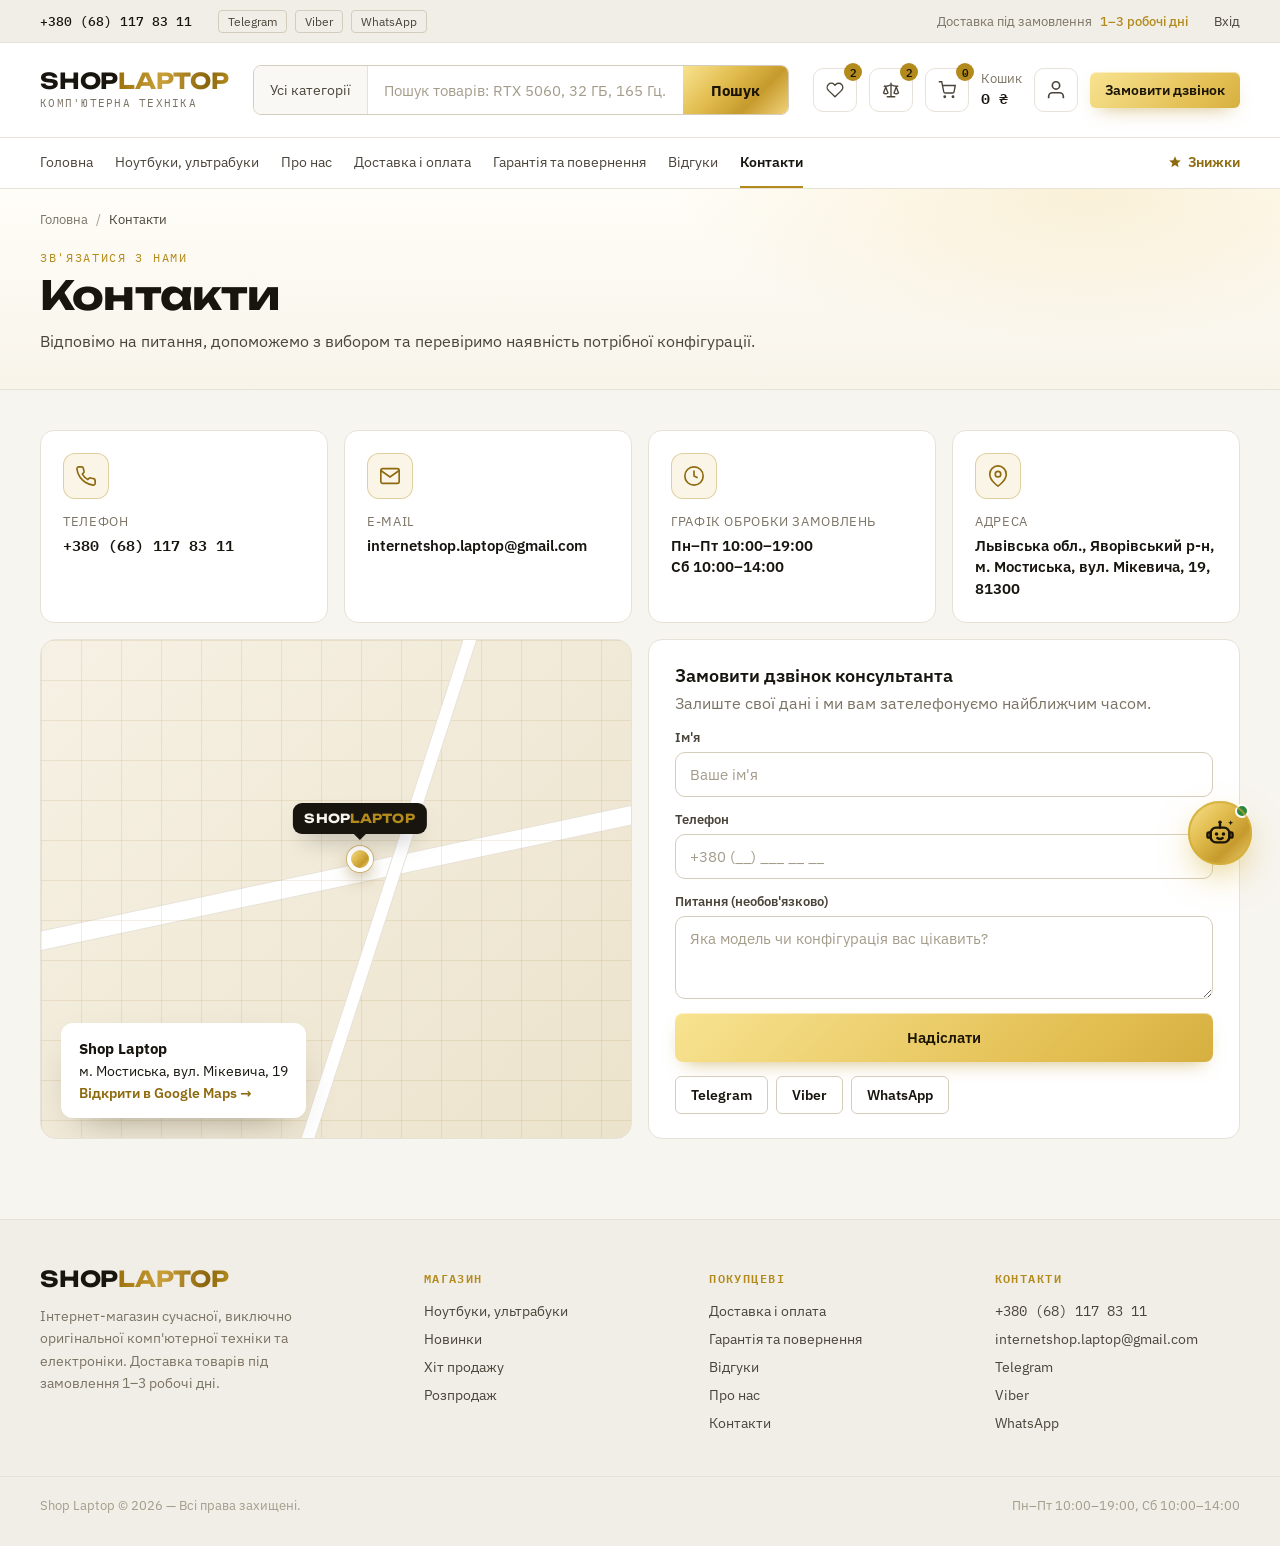
<file: kontakty.html>
<!DOCTYPE html>
<html lang="uk">
<head>
<meta charset="utf-8">
<meta name="viewport" content="width=device-width, initial-scale=1">
<title>Контакти — ShopLaptop</title>
<meta name="description" content="ShopLaptop — інтернет-магазин комп’ютерної техніки">
<link href="assets/fonts/fonts.css" rel="stylesheet">
<link href="assets/css/site.css" rel="stylesheet">
</head>
<body>
<header>
  <div class="topbar">
    <div class="wrap">
      <a class="phone" href="tel:+380681178311">+380 (68) 117 83 11</a>
      <div class="msgr">
        <a href="https://t.me/noytbook_meneger">Telegram</a>
        <a href="#">Viber</a>
        <a href="#">WhatsApp</a>
      </div>
      <span class="note">Доставка під замовлення <b>1–3 робочі дні</b></span>
      <a class="tl" href="my-account.html" data-auth-top>Вхід</a>
    </div>
  </div>
  <div class="mainbar">
    <div class="wrap">
      <a class="logo" href="index.html">
        <span class="logo-word">SHOP<span class="gold-text">LAPTOP</span></span>
        <span class="logo-sub">комп'ютерна техніка</span>
      </a>
      <form class="search" action="shop.html">
        <div class="cat">Усі категорії</div>
        <input type="text" name="s" placeholder="Пошук товарів: RTX 5060, 32 ГБ, 165 Гц…">
        <button type="submit">Пошук</button>
      </form>
      <div class="hdr-actions">
        <a class="icon-link" href="spysok-bazhan.html" title="Список бажань"><svg width="18" height="18" viewBox="0 0 24 24" fill="none" stroke="currentColor" stroke-width="1.8"><path d="M20.8 4.6a5.5 5.5 0 0 0-7.8 0L12 5.7l-1-1.1a5.5 5.5 0 0 0-7.8 7.8l1 1.1L12 21l7.8-7.5 1-1.1a5.5 5.5 0 0 0 0-7.8z"/></svg><span class="badge" data-wish-count>2</span></a>
        <a class="icon-link" href="porivniaty.html" title="Порівняння"><svg width="18" height="18" viewBox="0 0 24 24" fill="none" stroke="currentColor" stroke-width="1.8" stroke-linecap="round" stroke-linejoin="round"><path d="m16 16 3-8 3 8c-.87.65-1.92 1-3 1s-2.13-.35-3-1Z"/><path d="m2 16 3-8 3 8c-.87.65-1.92 1-3 1s-2.13-.35-3-1Z"/><path d="M7 21h10M12 3v18M3 7h2c2 0 5-1 7-2 2 1 5 2 7 2h2"/></svg><span class="badge" data-compare-count>2</span></a>
        <a class="icon-link" href="cart.html" title="Кошик"><svg width="18" height="18" viewBox="0 0 24 24" fill="none" stroke="currentColor" stroke-width="1.8"><circle cx="9" cy="21" r="1"/><circle cx="20" cy="21" r="1"/><path d="M1 1h4l2.7 13.4a2 2 0 0 0 2 1.6h9.7a2 2 0 0 0 2-1.6L23 6H6"/></svg><span class="badge" data-cart-count>0</span></a>
        <a class="cart" href="cart.html"><span>Кошик</span><b data-cart-sum>0 ₴</b></a>
        <div class="acct" data-acct>
          <a class="icon-link acct-out" href="my-account.html" title="Увійти"><svg width="22" height="22" viewBox="0 0 24 24" fill="none" stroke="currentColor" stroke-width="1.8"><path d="M20 21v-2a4 4 0 0 0-4-4H8a4 4 0 0 0-4 4v2"/><circle cx="12" cy="7" r="4"/></svg></a>
          <div class="acct-in">
            <button class="acct-chip" type="button"><span class="acct-ava" data-acct-ini>К</span><span class="acct-txt"><b data-acct-name>Мій кабінет</b><em data-acct-phone></em></span></button>
            <div class="acct-menu">
              <div class="acct-menu-head"><span class="acct-ava big" data-acct-ini>К</span><span><b data-acct-name>Мій кабінет</b><em data-acct-phone></em></span></div>
              <a href="my-account.html"><svg width="22" height="22" viewBox="0 0 24 24" fill="none" stroke="currentColor" stroke-width="1.8"><path d="M20 21v-2a4 4 0 0 0-4-4H8a4 4 0 0 0-4 4v2"/><circle cx="12" cy="7" r="4"/></svg> Мій кабінет</a>
              <a href="my-account.html#orders"><svg width="22" height="22" viewBox="0 0 24 24" fill="none" stroke="currentColor" stroke-width="1.8"><path d="M21 16V8a2 2 0 0 0-1-1.7l-7-4a2 2 0 0 0-2 0l-7 4A2 2 0 0 0 3 8v8a2 2 0 0 0 1 1.7l7 4a2 2 0 0 0 2 0l7-4a2 2 0 0 0 1-1.7z"/><path d="M3.3 7 12 12l8.7-5M12 22V12"/></svg> Мої замовлення</a>
              <a href="spysok-bazhan.html"><svg width="18" height="18" viewBox="0 0 24 24" fill="none" stroke="currentColor" stroke-width="1.8"><path d="M20.8 4.6a5.5 5.5 0 0 0-7.8 0L12 5.7l-1-1.1a5.5 5.5 0 0 0-7.8 7.8l1 1.1L12 21l7.8-7.5 1-1.1a5.5 5.5 0 0 0 0-7.8z"/></svg> Список бажань</a>
              <button type="button" data-logout><svg width="18" height="18" viewBox="0 0 24 24" fill="none" stroke="currentColor" stroke-width="1.8"><path d="M9 21H5a2 2 0 0 1-2-2V5a2 2 0 0 1 2-2h4M16 17l5-5-5-5M21 12H9"/></svg> Вийти</button>
            </div>
          </div>
        </div>
        <button class="btn btn-gold btn-sm" data-callback>Замовити дзвінок</button>
      </div>
    </div>
  </div>
</header>
<nav class="navbar">
  <div class="wrap">
    <a href="index.html">Головна</a><a href="shop.html">Ноутбуки, ультрабуки</a><a href="pro-nas.html">Про нас</a><a href="dostavka-i-oplata.html">Доставка і оплата</a><a href="harantiia-ta-povernennia.html">Гарантія та повернення</a><a href="vidhuky.html">Відгуки</a><a class="active" href="kontakty.html">Контакти</a>
    <a class="sale push" href="index.html#deals"><svg width="14" height="14" viewBox="0 0 24 24" fill="currentColor"><path d="M12 2l2.9 6.9L22 9.3l-5.5 4.7 1.7 7.1L12 17.3 5.8 21.1l1.7-7.1L2 9.3l7.1-.4z"/></svg>Знижки</a>
  </div>
</nav>
<section class="phead">
  <div class="wrap">
    <nav class="crumbs"><a href="index.html">Головна</a><i>/</i><span>Контакти</span></nav>
    <div class="phead-row">
      <div>
        <div class="kicker">Зв'язатися з нами</div>
        <h1>Контакти</h1>
        <p class="lead">Відповімо на питання, допоможемо з вибором та перевіримо наявність потрібної конфігурації.</p>
      </div>
      
    </div>
  </div>
</section>
<main class="wrap">
  <section class="sec first contacts">
    <div class="cgrid">
      <a class="ccard" href="tel:+380681178311"><div class="ic"><svg width="22" height="22" viewBox="0 0 24 24" fill="none" stroke="currentColor" stroke-width="1.8"><path d="M22 16.9v3a2 2 0 0 1-2.2 2 19.8 19.8 0 0 1-8.6-3.1 19.5 19.5 0 0 1-6-6A19.8 19.8 0 0 1 2.1 4.2 2 2 0 0 1 4.1 2h3a2 2 0 0 1 2 1.7c.1 1 .4 1.9.7 2.8a2 2 0 0 1-.5 2.1L8 9.9a16 16 0 0 0 6 6l1.3-1.3a2 2 0 0 1 2.1-.4c.9.3 1.8.6 2.8.7a2 2 0 0 1 1.7 2z"/></svg></div><span>Телефон</span><b class="mono">+380 (68) 117 83 11</b></a>
      <a class="ccard" href="mailto:internetshop.laptop@gmail.com"><div class="ic"><svg width="22" height="22" viewBox="0 0 24 24" fill="none" stroke="currentColor" stroke-width="1.8"><rect x="2" y="4" width="20" height="16" rx="2"/><path d="m22 6-10 7L2 6"/></svg></div><span>E-mail</span><b>internetshop.laptop@gmail.com</b></a>
      <div class="ccard"><div class="ic"><svg width="22" height="22" viewBox="0 0 24 24" fill="none" stroke="currentColor" stroke-width="1.8"><circle cx="12" cy="12" r="10"/><path d="M12 6v6l4 2"/></svg></div><span>Графік обробки замовлень</span><b>Пн–Пт 10:00–19:00<br>Сб 10:00–14:00</b></div>
      <div class="ccard"><div class="ic"><svg width="22" height="22" viewBox="0 0 24 24" fill="none" stroke="currentColor" stroke-width="1.8"><path d="M21 10c0 7-9 13-9 13S3 17 3 10a9 9 0 0 1 18 0z"/><circle cx="12" cy="10" r="3"/></svg></div><span>Адреса</span><b>Львівська обл., Яворівський р-н, м. Мостиська, вул. Мікевича, 19, 81300</b></div>
      <div class="map">
        <div class="map-grid"></div>
        <div class="map-pin"><span class="mp-label">SHOP<b>LAPTOP</b></span><span class="mp-dot"></span><span class="mp-pulse"></span></div>
        <div class="map-card"><b>Shop Laptop</b><span>м. Мостиська, вул. Мікевича, 19</span><a class="inl-link" href="https://www.google.com/maps/search/?api=1&query=Мостиська+Мікевича+19" target="_blank" rel="noopener">Відкрити в Google Maps →</a></div>
      </div>
      <div class="panel cform">
        <h3>Замовити дзвінок консультанта</h3>
        <p class="muted">Залиште свої дані і ми вам зателефонуємо найближчим часом.</p>
        <form class="form" data-demo-form="Дякуємо! Менеджер зателефонує вам найближчим часом.">
          <label class="fld"><span>Ім'я</span><input required placeholder="Ваше ім'я"></label>
          <label class="fld"><span>Телефон</span><input type="tel" required placeholder="+380 (__) ___ __ __"></label>
          <label class="fld"><span>Питання (необов'язково)</span><textarea rows="3" placeholder="Яка модель чи конфігурація вас цікавить?"></textarea></label>
          <button class="btn btn-gold btn-block" type="submit">Надіслати</button>
        </form>
        <div class="msgr-row"><a class="btn btn-ghost btn-sm" href="https://t.me/noytbook_meneger">Telegram</a><a class="btn btn-ghost btn-sm" href="#">Viber</a><a class="btn btn-ghost btn-sm" href="#">WhatsApp</a></div>
      </div>
    </div>
  </section>
</main>
<footer>
  <div class="wrap cols">
    <div>
      <span class="logo-word">SHOP<span class="gold-text">LAPTOP</span></span>
      <p>Інтернет-магазин сучасної, виключно оригінальної комп'ютерної техніки та електроніки. Доставка товарів під замовлення 1–3 робочі дні.</p>
    </div>
    <div class="col"><div class="t">Магазин</div><a href="shop.html">Ноутбуки, ультрабуки</a><a href="shop.html">Новинки</a><a href="shop.html">Хіт продажу</a><a href="shop.html">Розпродаж</a></div>
    <div class="col"><div class="t">Покупцеві</div><a href="dostavka-i-oplata.html">Доставка і оплата</a><a href="harantiia-ta-povernennia.html">Гарантія та повернення</a><a href="vidhuky.html">Відгуки</a><a href="pro-nas.html">Про нас</a><a href="kontakty.html">Контакти</a></div>
    <div class="col"><div class="t">Контакти</div><a class="mono" href="tel:+380681178311">+380 (68) 117 83 11</a><a href="mailto:internetshop.laptop@gmail.com">internetshop.laptop@gmail.com</a><a href="https://t.me/noytbook_meneger">Telegram</a><a href="#">Viber</a><a href="#">WhatsApp</a></div>
  </div>
  <div class="wrap copy"><span>Shop Laptop © 2026 — Всі права захищені.</span><span>Пн–Пт 10:00–19:00, Сб 10:00–14:00</span></div>
</footer>
<!-- Callback modal -->
<div class="modal" id="callback" aria-hidden="true">
  <div class="modal-box" role="dialog" aria-label="Замовити дзвінок">
    <button class="modal-x" data-close aria-label="Закрити"><svg width="16" height="16" viewBox="0 0 24 24" fill="none" stroke="currentColor" stroke-width="2.2"><path d="M18 6 6 18M6 6l12 12"/></svg></button>
    <div class="modal-ic"><svg width="22" height="22" viewBox="0 0 24 24" fill="none" stroke="currentColor" stroke-width="1.8"><path d="M22 16.9v3a2 2 0 0 1-2.2 2 19.8 19.8 0 0 1-8.6-3.1 19.5 19.5 0 0 1-6-6A19.8 19.8 0 0 1 2.1 4.2 2 2 0 0 1 4.1 2h3a2 2 0 0 1 2 1.7c.1 1 .4 1.9.7 2.8a2 2 0 0 1-.5 2.1L8 9.9a16 16 0 0 0 6 6l1.3-1.3a2 2 0 0 1 2.1-.4c.9.3 1.8.6 2.8.7a2 2 0 0 1 1.7 2z"/></svg></div>
    <h3>Замовити дзвінок консультанта</h3>
    <p>Залиште свої дані і ми вам зателефонуємо найближчим часом.</p>
    <form class="form" data-demo-form="Дякуємо! Менеджер зателефонує вам найближчим часом.">
      <label class="fld"><span>Ім'я</span><input type="text" required placeholder="Ваше ім'я"></label>
      <label class="fld"><span>Телефон</span><input type="tel" required placeholder="+380 (__) ___ __ __"></label>
      <button class="btn btn-gold btn-block" type="submit">Надіслати</button>
    </form>
  </div>
</div>

<div class="toast" id="toast"></div>

<!-- AI support (stub) -->
<div class="ai-panel" id="aiPanel" role="dialog" aria-label="Підтримка">
  <div class="ai-head">
    <div class="ai-ava"><svg width="22" height="22" viewBox="0 0 24 24" fill="currentColor"><path d="M12 2l1.8 5.2L19 9l-5.2 1.8L12 16l-1.8-5.2L5 9l5.2-1.8zM19 14l.9 2.1L22 17l-2.1.9L19 20l-.9-2.1L16 17l2.1-.9zM5 15l.7 1.3L7 17l-1.3.7L5 19l-.7-1.3L3 17l1.3-.7z"/></svg></div>
    <div>
      <div class="nm">Помічник ShopLaptop <span class="beta">AI · BETA</span></div>
      <div class="st">Онлайн · відповідає одразу</div>
    </div>
    <button class="x" id="aiClose" aria-label="Закрити"><svg width="16" height="16" viewBox="0 0 24 24" fill="none" stroke="currentColor" stroke-width="2.2"><path d="M18 6 6 18M6 6l12 12"/></svg></button>
  </div>
  <div class="ai-body" id="aiBody"></div>
  <div class="ai-quick" id="aiQuick">
    <button data-q="pick">Підібрати ноутбук</button>
    <button data-q="delivery">Доставка і оплата</button>
    <button data-q="order">Статус замовлення</button>
    <button data-q="manager">Зв'язатися з менеджером</button>
  </div>
  <form class="ai-input" id="aiForm">
    <input id="aiInput" type="text" placeholder="Напишіть питання…" autocomplete="off">
    <button type="submit" aria-label="Надіслати"><svg width="18" height="18" viewBox="0 0 24 24" fill="none" stroke="currentColor" stroke-width="2.2"><path d="M22 2 11 13M22 2l-7 20-4-9-9-4z"/></svg></button>
  </form>
  <div class="ai-foot">Помічник ShopLaptop · відповідає цілодобово</div>
</div>
<div class="ai-fab" id="aiFab">
  <div class="ai-hint" id="aiHint">Потрібна допомога з вибором? <b>Запитайте помічника</b></div>
  <button class="ai-btn" id="aiBtn" aria-label="Відкрити підтримку">
    <svg class="i-chat" width="32" height="32" viewBox="0 0 24 24" fill="none" stroke="currentColor" stroke-width="1.8" stroke-linecap="round" stroke-linejoin="round">
      <path d="M12 8V5.2"/><circle cx="12" cy="4" r="1.3" fill="currentColor" stroke="none"/>
      <rect x="5" y="8" width="14" height="11" rx="4"/>
      <rect x="2.6" y="11.5" width="2.4" height="4" rx="1.1"/><rect x="19" y="11.5" width="2.4" height="4" rx="1.1"/>
      <g class="eyes" fill="currentColor" stroke="none"><circle cx="9.4" cy="12.8" r="1.35"/><circle cx="14.6" cy="12.8" r="1.35"/></g>
      <path d="M10 15.8q2 1.4 4 0"/>
      <path d="M20 2.5l.5 1.3 1.3.5-1.3.5-.5 1.3-.5-1.3-1.3-.5 1.3-.5z" fill="currentColor" stroke="none"/>
    </svg>
    <svg class="i-close" width="24" height="24" viewBox="0 0 24 24" fill="none" stroke="currentColor" stroke-width="2.4"><path d="M18 6 6 18M6 6l12 12"/></svg>
    <span class="ai-dot"></span>
  </button>
</div>
<script src="assets/js/site.js"></script>
</body>
</html>
</file>
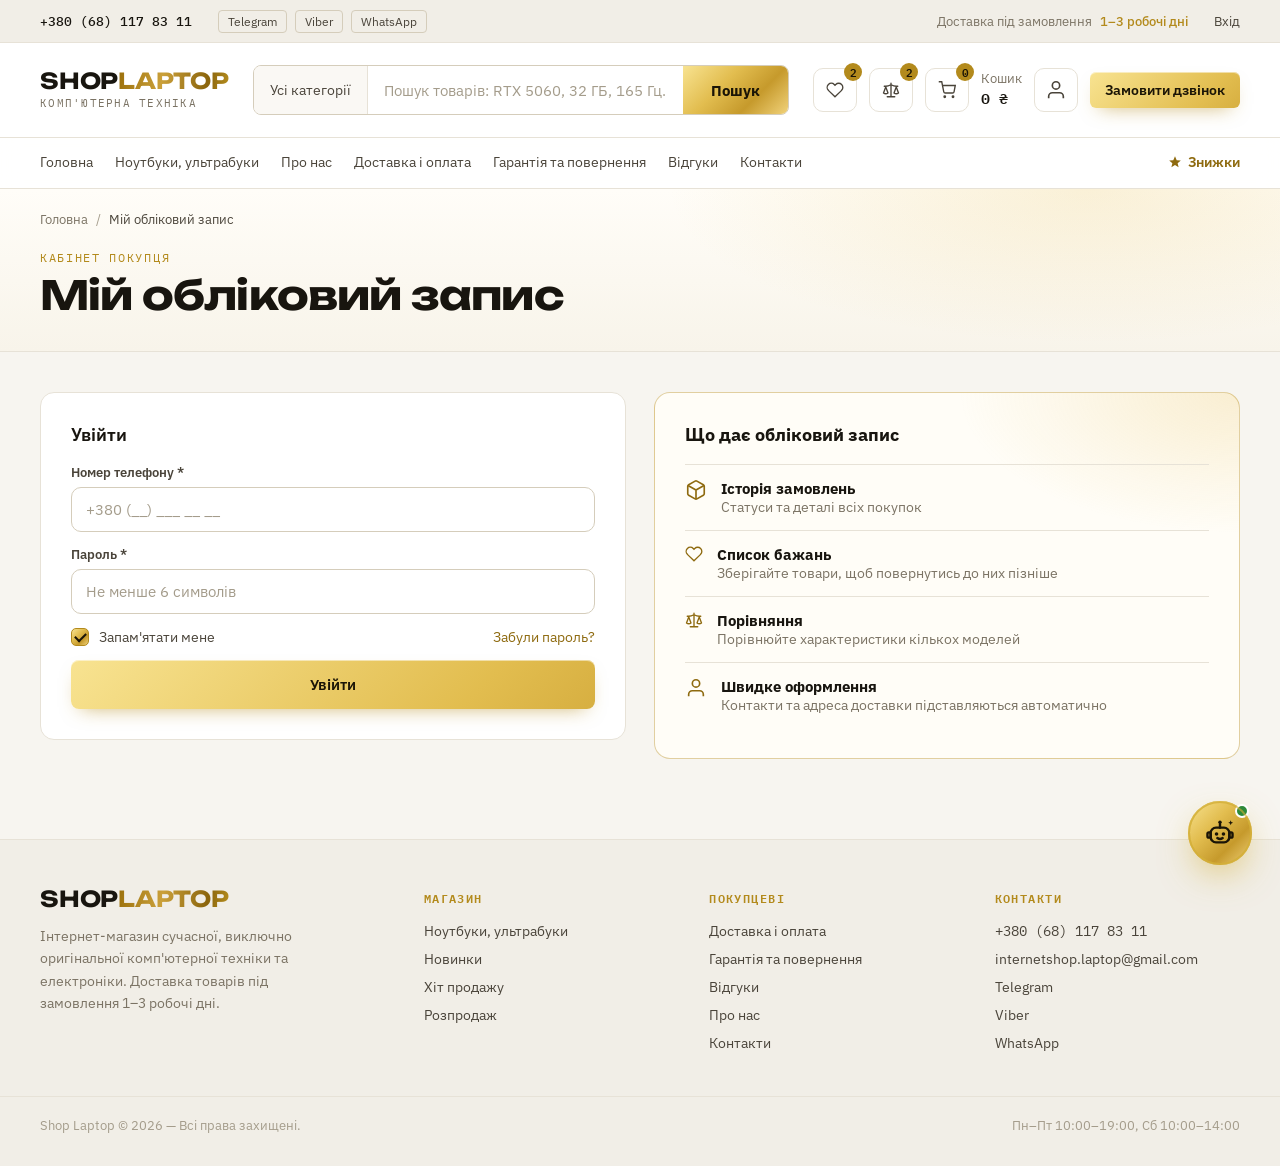
<file: my-account.html>
<!DOCTYPE html>
<html lang="uk">
<head>
<meta charset="utf-8">
<meta name="viewport" content="width=device-width, initial-scale=1">
<title>Мій обліковий запис — ShopLaptop</title>
<meta name="description" content="ShopLaptop — інтернет-магазин комп’ютерної техніки">
<link href="assets/fonts/fonts.css" rel="stylesheet">
<link href="assets/css/site.css" rel="stylesheet">
</head>
<body>
<header>
  <div class="topbar">
    <div class="wrap">
      <a class="phone" href="tel:+380681178311">+380 (68) 117 83 11</a>
      <div class="msgr">
        <a href="https://t.me/noytbook_meneger">Telegram</a>
        <a href="#">Viber</a>
        <a href="#">WhatsApp</a>
      </div>
      <span class="note">Доставка під замовлення <b>1–3 робочі дні</b></span>
      <a class="tl" href="my-account.html" data-auth-top>Вхід</a>
    </div>
  </div>
  <div class="mainbar">
    <div class="wrap">
      <a class="logo" href="index.html">
        <span class="logo-word">SHOP<span class="gold-text">LAPTOP</span></span>
        <span class="logo-sub">комп'ютерна техніка</span>
      </a>
      <form class="search" action="shop.html">
        <div class="cat">Усі категорії</div>
        <input type="text" name="s" placeholder="Пошук товарів: RTX 5060, 32 ГБ, 165 Гц…">
        <button type="submit">Пошук</button>
      </form>
      <div class="hdr-actions">
        <a class="icon-link" href="spysok-bazhan.html" title="Список бажань"><svg width="18" height="18" viewBox="0 0 24 24" fill="none" stroke="currentColor" stroke-width="1.8"><path d="M20.8 4.6a5.5 5.5 0 0 0-7.8 0L12 5.7l-1-1.1a5.5 5.5 0 0 0-7.8 7.8l1 1.1L12 21l7.8-7.5 1-1.1a5.5 5.5 0 0 0 0-7.8z"/></svg><span class="badge" data-wish-count>2</span></a>
        <a class="icon-link" href="porivniaty.html" title="Порівняння"><svg width="18" height="18" viewBox="0 0 24 24" fill="none" stroke="currentColor" stroke-width="1.8" stroke-linecap="round" stroke-linejoin="round"><path d="m16 16 3-8 3 8c-.87.65-1.92 1-3 1s-2.13-.35-3-1Z"/><path d="m2 16 3-8 3 8c-.87.65-1.92 1-3 1s-2.13-.35-3-1Z"/><path d="M7 21h10M12 3v18M3 7h2c2 0 5-1 7-2 2 1 5 2 7 2h2"/></svg><span class="badge" data-compare-count>2</span></a>
        <a class="icon-link" href="cart.html" title="Кошик"><svg width="18" height="18" viewBox="0 0 24 24" fill="none" stroke="currentColor" stroke-width="1.8"><circle cx="9" cy="21" r="1"/><circle cx="20" cy="21" r="1"/><path d="M1 1h4l2.7 13.4a2 2 0 0 0 2 1.6h9.7a2 2 0 0 0 2-1.6L23 6H6"/></svg><span class="badge" data-cart-count>0</span></a>
        <a class="cart" href="cart.html"><span>Кошик</span><b data-cart-sum>0 ₴</b></a>
        <div class="acct" data-acct>
          <a class="icon-link acct-out" href="my-account.html" title="Увійти"><svg width="22" height="22" viewBox="0 0 24 24" fill="none" stroke="currentColor" stroke-width="1.8"><path d="M20 21v-2a4 4 0 0 0-4-4H8a4 4 0 0 0-4 4v2"/><circle cx="12" cy="7" r="4"/></svg></a>
          <div class="acct-in">
            <button class="acct-chip" type="button"><span class="acct-ava" data-acct-ini>К</span><span class="acct-txt"><b data-acct-name>Мій кабінет</b><em data-acct-phone></em></span></button>
            <div class="acct-menu">
              <div class="acct-menu-head"><span class="acct-ava big" data-acct-ini>К</span><span><b data-acct-name>Мій кабінет</b><em data-acct-phone></em></span></div>
              <a href="my-account.html"><svg width="22" height="22" viewBox="0 0 24 24" fill="none" stroke="currentColor" stroke-width="1.8"><path d="M20 21v-2a4 4 0 0 0-4-4H8a4 4 0 0 0-4 4v2"/><circle cx="12" cy="7" r="4"/></svg> Мій кабінет</a>
              <a href="my-account.html#orders"><svg width="22" height="22" viewBox="0 0 24 24" fill="none" stroke="currentColor" stroke-width="1.8"><path d="M21 16V8a2 2 0 0 0-1-1.7l-7-4a2 2 0 0 0-2 0l-7 4A2 2 0 0 0 3 8v8a2 2 0 0 0 1 1.7l7 4a2 2 0 0 0 2 0l7-4a2 2 0 0 0 1-1.7z"/><path d="M3.3 7 12 12l8.7-5M12 22V12"/></svg> Мої замовлення</a>
              <a href="spysok-bazhan.html"><svg width="18" height="18" viewBox="0 0 24 24" fill="none" stroke="currentColor" stroke-width="1.8"><path d="M20.8 4.6a5.5 5.5 0 0 0-7.8 0L12 5.7l-1-1.1a5.5 5.5 0 0 0-7.8 7.8l1 1.1L12 21l7.8-7.5 1-1.1a5.5 5.5 0 0 0 0-7.8z"/></svg> Список бажань</a>
              <button type="button" data-logout><svg width="18" height="18" viewBox="0 0 24 24" fill="none" stroke="currentColor" stroke-width="1.8"><path d="M9 21H5a2 2 0 0 1-2-2V5a2 2 0 0 1 2-2h4M16 17l5-5-5-5M21 12H9"/></svg> Вийти</button>
            </div>
          </div>
        </div>
        <button class="btn btn-gold btn-sm" data-callback>Замовити дзвінок</button>
      </div>
    </div>
  </div>
</header>
<nav class="navbar">
  <div class="wrap">
    <a href="index.html">Головна</a><a href="shop.html">Ноутбуки, ультрабуки</a><a href="pro-nas.html">Про нас</a><a href="dostavka-i-oplata.html">Доставка і оплата</a><a href="harantiia-ta-povernennia.html">Гарантія та повернення</a><a href="vidhuky.html">Відгуки</a><a href="kontakty.html">Контакти</a>
    <a class="sale push" href="index.html#deals"><svg width="14" height="14" viewBox="0 0 24 24" fill="currentColor"><path d="M12 2l2.9 6.9L22 9.3l-5.5 4.7 1.7 7.1L12 17.3 5.8 21.1l1.7-7.1L2 9.3l7.1-.4z"/></svg>Знижки</a>
  </div>
</nav>
<section class="phead">
  <div class="wrap">
    <nav class="crumbs"><a href="index.html">Головна</a><i>/</i><span>Мій обліковий запис</span></nav>
    <div class="phead-row">
      <div>
        <div class="kicker">Кабінет покупця</div>
        <h1>Мій обліковий запис</h1>
        
      </div>
      
    </div>
  </div>
</section>
<main class="wrap">
  <section class="sec first acc" data-auth-view="out">
    <div class="panel">
      <h3>Увійти</h3>
      <form class="form" id="loginForm" novalidate>
        <label class="fld"><span>Номер телефону *</span><input name="phone" type="tel" required placeholder="+380 (__) ___ __ __"><small class="err"></small></label>
        <label class="fld"><span>Пароль *</span><input name="password" type="password" placeholder="Не менше 6 символів"><small class="err"></small></label>
        <div class="acc-row"><label class="chk inline"><input type="checkbox" checked><i></i><span>Запам'ятати мене</span></label><button type="button" class="inl-link linkbtn" data-open="forgot">Забули пароль?</button></div>
        <button class="btn btn-gold btn-block" type="submit">Увійти</button>
      </form>
    </div>
    <div class="acc-side">
      <h3>Що дає обліковий запис</h3>
      <div class="perk"><svg width="22" height="22" viewBox="0 0 24 24" fill="none" stroke="currentColor" stroke-width="1.8"><path d="M21 16V8a2 2 0 0 0-1-1.7l-7-4a2 2 0 0 0-2 0l-7 4A2 2 0 0 0 3 8v8a2 2 0 0 0 1 1.7l7 4a2 2 0 0 0 2 0l7-4a2 2 0 0 0 1-1.7z"/><path d="M3.3 7 12 12l8.7-5M12 22V12"/></svg><span><b>Історія замовлень</b>Статуси та деталі всіх покупок</span></div>
      <div class="perk"><svg width="18" height="18" viewBox="0 0 24 24" fill="none" stroke="currentColor" stroke-width="1.8"><path d="M20.8 4.6a5.5 5.5 0 0 0-7.8 0L12 5.7l-1-1.1a5.5 5.5 0 0 0-7.8 7.8l1 1.1L12 21l7.8-7.5 1-1.1a5.5 5.5 0 0 0 0-7.8z"/></svg><span><b>Список бажань</b>Зберігайте товари, щоб повернутись до них пізніше</span></div>
      <div class="perk"><svg width="18" height="18" viewBox="0 0 24 24" fill="none" stroke="currentColor" stroke-width="1.8" stroke-linecap="round" stroke-linejoin="round"><path d="m16 16 3-8 3 8c-.87.65-1.92 1-3 1s-2.13-.35-3-1Z"/><path d="m2 16 3-8 3 8c-.87.65-1.92 1-3 1s-2.13-.35-3-1Z"/><path d="M7 21h10M12 3v18M3 7h2c2 0 5-1 7-2 2 1 5 2 7 2h2"/></svg><span><b>Порівняння</b>Порівнюйте характеристики кількох моделей</span></div>
      <div class="perk"><svg width="22" height="22" viewBox="0 0 24 24" fill="none" stroke="currentColor" stroke-width="1.8"><path d="M20 21v-2a4 4 0 0 0-4-4H8a4 4 0 0 0-4 4v2"/><circle cx="12" cy="7" r="4"/></svg><span><b>Швидке оформлення</b>Контакти та адреса доставки підставляються автоматично</span></div>
    </div>
  </section>

  <section class="sec first acc-dash" data-auth-view="in" hidden>
    <div class="dash-head">
      <span class="acct-ava xl" data-acct-ini>К</span>
      <div><div class="kicker">Ви увійшли в акаунт</div><h2 data-acct-name>Клієнт</h2><span class="mono" data-acct-phone></span></div>
      <button class="btn btn-ghost" data-logout><svg width="18" height="18" viewBox="0 0 24 24" fill="none" stroke="currentColor" stroke-width="1.8"><path d="M9 21H5a2 2 0 0 1-2-2V5a2 2 0 0 1 2-2h4M16 17l5-5-5-5M21 12H9"/></svg> Вийти</button>
    </div>
    <div class="dash-tiles">
      <a href="#orders"><b>2</b><span>замовлення</span></a>
      <a href="spysok-bazhan.html"><b data-wish-count>2</b><span>у списку бажань</span></a>
      <a href="porivniaty.html"><b data-compare-count>2</b><span>у порівнянні</span></a>
    </div>
    <div class="dash-grid">
      <div class="panel" id="orders">
        <h3>Мої замовлення</h3>
        <div class="ord">
          <img src="assets/img/products/15252482_28_i500-300x300.jpg" alt="">
          <div><b class="mono">№ SL-10482</b><span>28.09.2026</span></div>
          <div class="ord-name">Ноутбук Lenovo Legion Pro 5 16ADR10 Ryzen 9 8945HX / 32 GB / 1 TB / W11 / RTX 5060 / 240 Hz 83LT0021PB</div>
          <span class="ost ship">Відправлено</span>
          <b class="mono">93 500 ₴</b>
        </div><div class="ord">
          <img src="assets/img/products/laptop-lenovo-loq-15irx10-15.6-ips-144hz-i5-13450hx-16gb-ram-512gb-ssd-geforce-rtx5050-windows-11-home-funkcje-ai-2-300x300.jpg" alt="">
          <div><b class="mono">№ SL-10377</b><span>12.08.2026</span></div>
          <div class="ord-name">Ноутбук LENOVO LOQ 15IRX10 15.6″ IPS 144Hz i5-13450HX 16GB/512GB RTX5050 Win 11 Home 83JE007KPB</div>
          <span class="ost ok">Виконано</span>
          <b class="mono">53 450 ₴</b>
        </div>
      </div>
      <div class="panel">
        <h3>Особисті дані</h3>
        <form class="form" id="profileForm" novalidate>
          <label class="fld"><span>Ім'я</span><input name="name" placeholder="Як до вас звертатися"></label>
          <label class="fld"><span>Телефон</span><input name="phone" type="tel" required><small class="err"></small></label>
          <label class="fld"><span>E-mail</span><input name="email" type="email" placeholder="you@example.com"></label>
          <button class="btn btn-gold btn-block" type="submit">Зберегти</button>
        </form>
      </div>
    </div>
  </section>
</main>

<div class="modal" id="forgot" aria-hidden="true">
  <div class="modal-box" role="dialog" aria-label="Відновлення пароля">
    <button class="modal-x" data-close aria-label="Закрити"><svg width="16" height="16" viewBox="0 0 24 24" fill="none" stroke="currentColor" stroke-width="2.2"><path d="M18 6 6 18M6 6l12 12"/></svg></button>
    <div class="fp-step" data-step="1">
      <div class="modal-ic"><svg width="22" height="22" viewBox="0 0 24 24" fill="none" stroke="currentColor" stroke-width="1.8"><rect x="3" y="11" width="18" height="11" rx="2"/><path d="M7 11V7a5 5 0 0 1 10 0v4"/></svg></div>
      <h3>Відновлення пароля</h3>
      <p>Вкажіть номер телефону, прив'язаний до акаунта. Ми надішлемо SMS з кодом підтвердження.</p>
      <form class="form" data-fp="1" novalidate>
        <label class="fld"><span>Номер телефону</span><input name="phone" type="tel" required placeholder="+380 (__) ___ __ __"><small class="err"></small></label>
        <button class="btn btn-gold btn-block" type="submit">Надіслати код</button>
      </form>
    </div>
    <div class="fp-step" data-step="2" hidden>
      <div class="modal-ic"><svg width="22" height="22" viewBox="0 0 24 24" fill="none" stroke="currentColor" stroke-width="1.8"><rect x="2" y="4" width="20" height="16" rx="2"/><path d="m22 6-10 7L2 6"/></svg></div>
      <h3>Введіть код з SMS</h3>
      <p>Код надіслано на <b class="mono" data-fp-phone></b>. <button type="button" class="inl-link linkbtn" data-fp-back>Змінити номер</button></p>
      <form class="form" data-fp="2" novalidate>
        <div class="otp"><input inputmode="numeric" maxlength="1"><input inputmode="numeric" maxlength="1"><input inputmode="numeric" maxlength="1"><input inputmode="numeric" maxlength="1"></div>
        <small class="err" data-otp-err></small>
        <label class="fld"><span>Новий пароль</span><input name="pass" type="password" placeholder="Не менше 6 символів"><small class="err"></small></label>
        <button class="btn btn-gold btn-block" type="submit">Зберегти пароль</button>
        <p class="fine center">Не отримали код? <button type="button" class="inl-link linkbtn" data-fp-resend>Надіслати ще раз</button></p>
      </form>
    </div>
    <div class="fp-step center" data-step="3" hidden>
      <div class="done-ic"><svg width="16" height="16" viewBox="0 0 24 24" fill="none" stroke="currentColor" stroke-width="2.6"><path d="M20 6 9 17l-5-5"/></svg></div>
      <h3>Пароль змінено</h3>
      <p>Тепер ви можете увійти з новим паролем.</p>
      <button class="btn btn-gold btn-block" data-close>Увійти</button>
    </div>
  </div>
</div>
<footer>
  <div class="wrap cols">
    <div>
      <span class="logo-word">SHOP<span class="gold-text">LAPTOP</span></span>
      <p>Інтернет-магазин сучасної, виключно оригінальної комп'ютерної техніки та електроніки. Доставка товарів під замовлення 1–3 робочі дні.</p>
    </div>
    <div class="col"><div class="t">Магазин</div><a href="shop.html">Ноутбуки, ультрабуки</a><a href="shop.html">Новинки</a><a href="shop.html">Хіт продажу</a><a href="shop.html">Розпродаж</a></div>
    <div class="col"><div class="t">Покупцеві</div><a href="dostavka-i-oplata.html">Доставка і оплата</a><a href="harantiia-ta-povernennia.html">Гарантія та повернення</a><a href="vidhuky.html">Відгуки</a><a href="pro-nas.html">Про нас</a><a href="kontakty.html">Контакти</a></div>
    <div class="col"><div class="t">Контакти</div><a class="mono" href="tel:+380681178311">+380 (68) 117 83 11</a><a href="mailto:internetshop.laptop@gmail.com">internetshop.laptop@gmail.com</a><a href="https://t.me/noytbook_meneger">Telegram</a><a href="#">Viber</a><a href="#">WhatsApp</a></div>
  </div>
  <div class="wrap copy"><span>Shop Laptop © 2026 — Всі права захищені.</span><span>Пн–Пт 10:00–19:00, Сб 10:00–14:00</span></div>
</footer>
<!-- Callback modal -->
<div class="modal" id="callback" aria-hidden="true">
  <div class="modal-box" role="dialog" aria-label="Замовити дзвінок">
    <button class="modal-x" data-close aria-label="Закрити"><svg width="16" height="16" viewBox="0 0 24 24" fill="none" stroke="currentColor" stroke-width="2.2"><path d="M18 6 6 18M6 6l12 12"/></svg></button>
    <div class="modal-ic"><svg width="22" height="22" viewBox="0 0 24 24" fill="none" stroke="currentColor" stroke-width="1.8"><path d="M22 16.9v3a2 2 0 0 1-2.2 2 19.8 19.8 0 0 1-8.6-3.1 19.5 19.5 0 0 1-6-6A19.8 19.8 0 0 1 2.1 4.2 2 2 0 0 1 4.1 2h3a2 2 0 0 1 2 1.7c.1 1 .4 1.9.7 2.8a2 2 0 0 1-.5 2.1L8 9.9a16 16 0 0 0 6 6l1.3-1.3a2 2 0 0 1 2.1-.4c.9.3 1.8.6 2.8.7a2 2 0 0 1 1.7 2z"/></svg></div>
    <h3>Замовити дзвінок консультанта</h3>
    <p>Залиште свої дані і ми вам зателефонуємо найближчим часом.</p>
    <form class="form" data-demo-form="Дякуємо! Менеджер зателефонує вам найближчим часом.">
      <label class="fld"><span>Ім'я</span><input type="text" required placeholder="Ваше ім'я"></label>
      <label class="fld"><span>Телефон</span><input type="tel" required placeholder="+380 (__) ___ __ __"></label>
      <button class="btn btn-gold btn-block" type="submit">Надіслати</button>
    </form>
  </div>
</div>

<div class="toast" id="toast"></div>

<!-- AI support (stub) -->
<div class="ai-panel" id="aiPanel" role="dialog" aria-label="Підтримка">
  <div class="ai-head">
    <div class="ai-ava"><svg width="22" height="22" viewBox="0 0 24 24" fill="currentColor"><path d="M12 2l1.8 5.2L19 9l-5.2 1.8L12 16l-1.8-5.2L5 9l5.2-1.8zM19 14l.9 2.1L22 17l-2.1.9L19 20l-.9-2.1L16 17l2.1-.9zM5 15l.7 1.3L7 17l-1.3.7L5 19l-.7-1.3L3 17l1.3-.7z"/></svg></div>
    <div>
      <div class="nm">Помічник ShopLaptop <span class="beta">AI · BETA</span></div>
      <div class="st">Онлайн · відповідає одразу</div>
    </div>
    <button class="x" id="aiClose" aria-label="Закрити"><svg width="16" height="16" viewBox="0 0 24 24" fill="none" stroke="currentColor" stroke-width="2.2"><path d="M18 6 6 18M6 6l12 12"/></svg></button>
  </div>
  <div class="ai-body" id="aiBody"></div>
  <div class="ai-quick" id="aiQuick">
    <button data-q="pick">Підібрати ноутбук</button>
    <button data-q="delivery">Доставка і оплата</button>
    <button data-q="order">Статус замовлення</button>
    <button data-q="manager">Зв'язатися з менеджером</button>
  </div>
  <form class="ai-input" id="aiForm">
    <input id="aiInput" type="text" placeholder="Напишіть питання…" autocomplete="off">
    <button type="submit" aria-label="Надіслати"><svg width="18" height="18" viewBox="0 0 24 24" fill="none" stroke="currentColor" stroke-width="2.2"><path d="M22 2 11 13M22 2l-7 20-4-9-9-4z"/></svg></button>
  </form>
  <div class="ai-foot">Помічник ShopLaptop · відповідає цілодобово</div>
</div>
<div class="ai-fab" id="aiFab">
  <div class="ai-hint" id="aiHint">Потрібна допомога з вибором? <b>Запитайте помічника</b></div>
  <button class="ai-btn" id="aiBtn" aria-label="Відкрити підтримку">
    <svg class="i-chat" width="32" height="32" viewBox="0 0 24 24" fill="none" stroke="currentColor" stroke-width="1.8" stroke-linecap="round" stroke-linejoin="round">
      <path d="M12 8V5.2"/><circle cx="12" cy="4" r="1.3" fill="currentColor" stroke="none"/>
      <rect x="5" y="8" width="14" height="11" rx="4"/>
      <rect x="2.6" y="11.5" width="2.4" height="4" rx="1.1"/><rect x="19" y="11.5" width="2.4" height="4" rx="1.1"/>
      <g class="eyes" fill="currentColor" stroke="none"><circle cx="9.4" cy="12.8" r="1.35"/><circle cx="14.6" cy="12.8" r="1.35"/></g>
      <path d="M10 15.8q2 1.4 4 0"/>
      <path d="M20 2.5l.5 1.3 1.3.5-1.3.5-.5 1.3-.5-1.3-1.3-.5 1.3-.5z" fill="currentColor" stroke="none"/>
    </svg>
    <svg class="i-close" width="24" height="24" viewBox="0 0 24 24" fill="none" stroke="currentColor" stroke-width="2.4"><path d="M18 6 6 18M6 6l12 12"/></svg>
    <span class="ai-dot"></span>
  </button>
</div>
<script src="assets/js/site.js"></script>
</body>
</html>
</file>
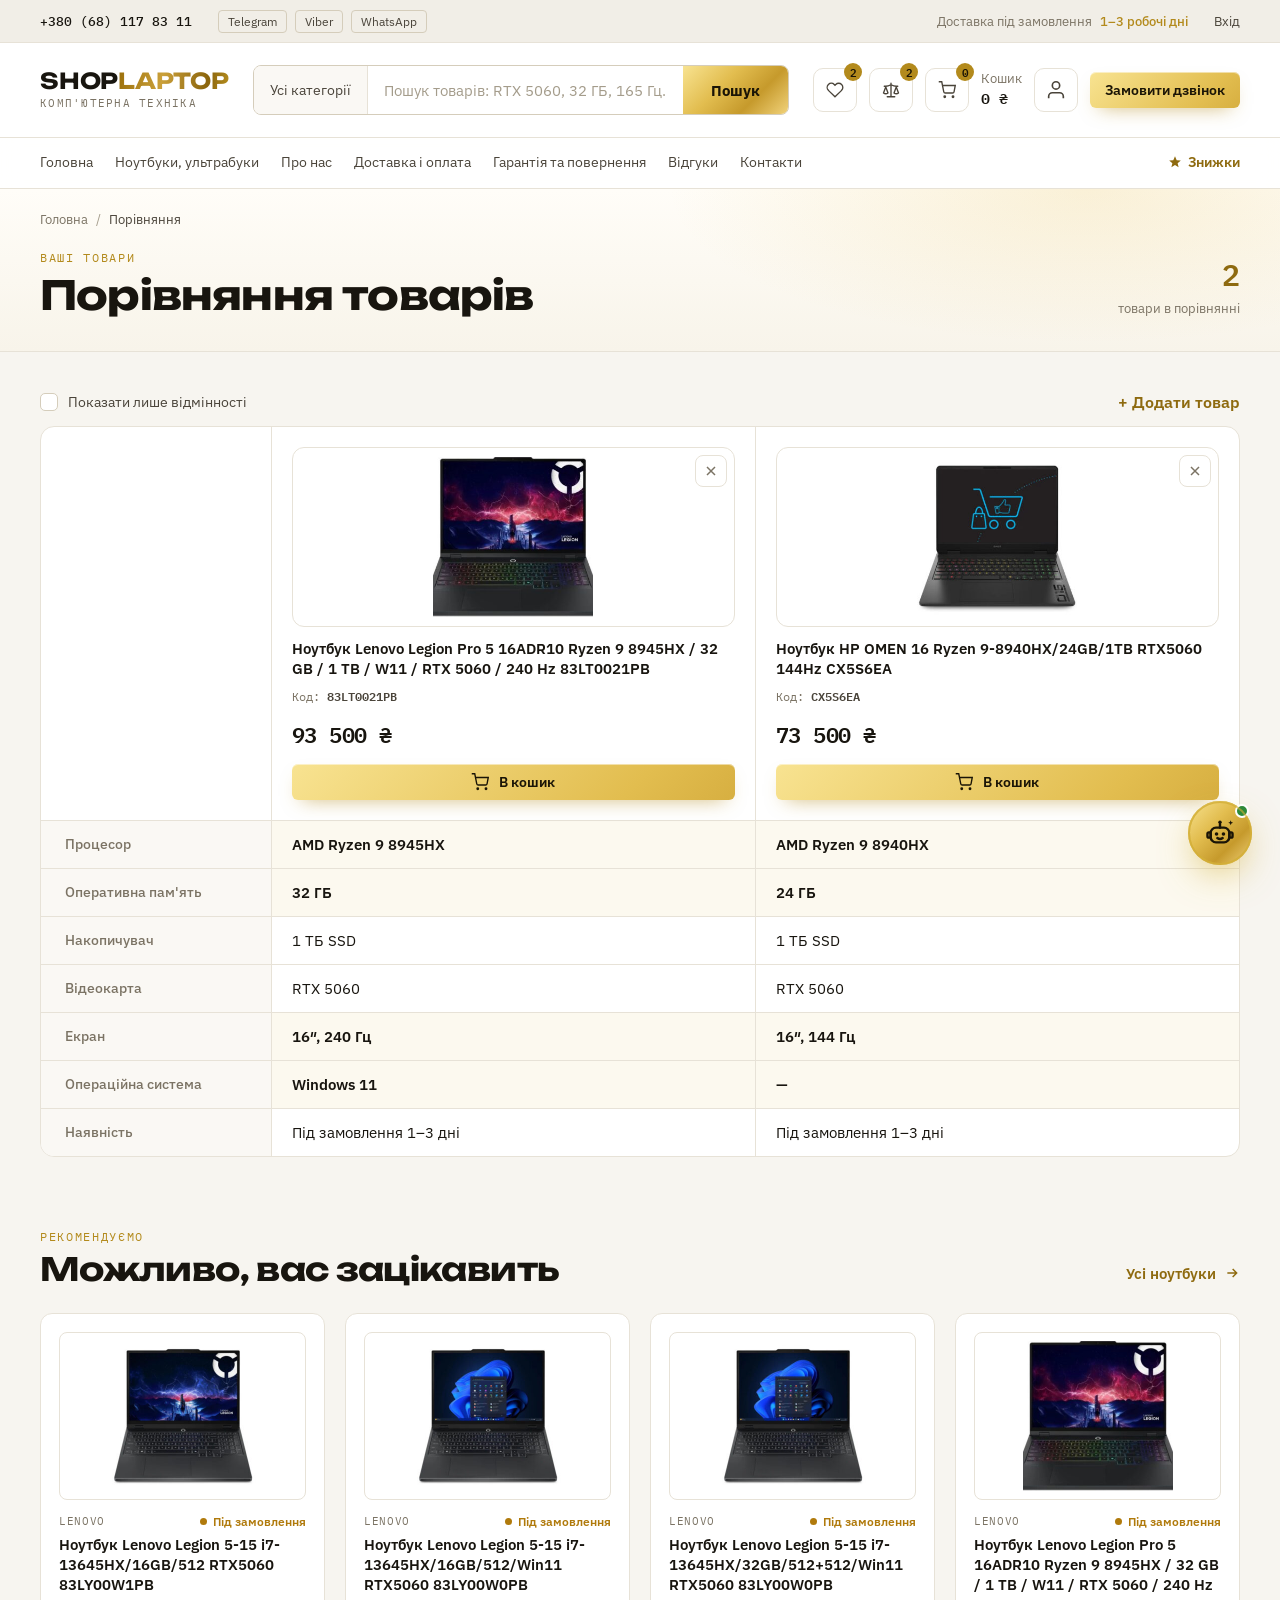
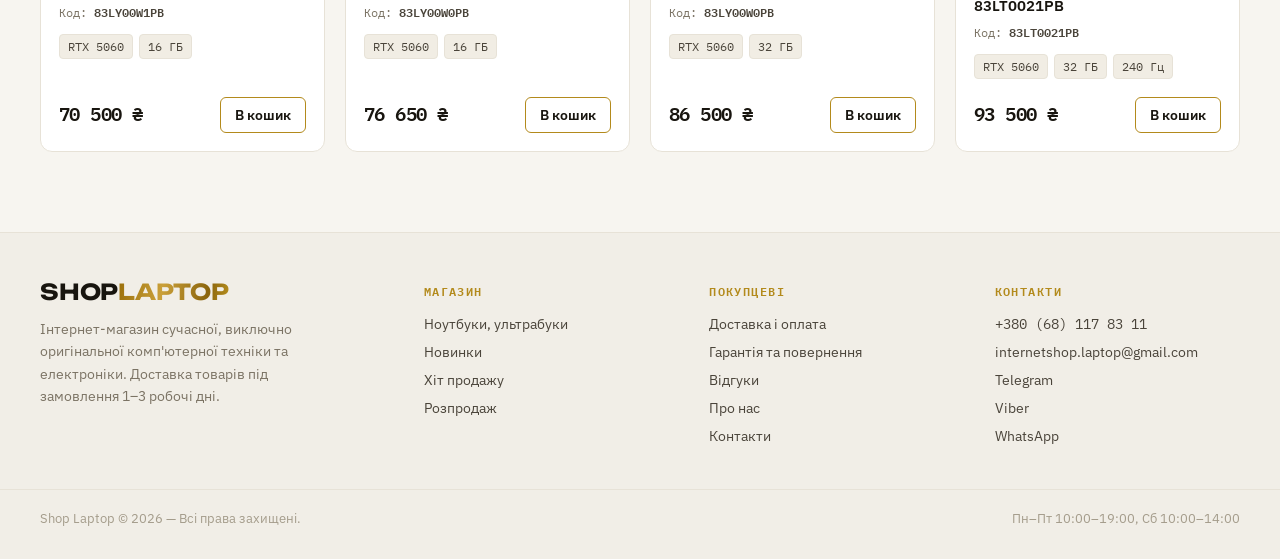
<file: porivniaty.html>
<!DOCTYPE html>
<html lang="uk">
<head>
<meta charset="utf-8">
<meta name="viewport" content="width=device-width, initial-scale=1">
<title>Порівняння — ShopLaptop</title>
<meta name="description" content="ShopLaptop — інтернет-магазин комп’ютерної техніки">
<link href="assets/fonts/fonts.css" rel="stylesheet">
<link href="assets/css/site.css" rel="stylesheet">
</head>
<body>
<header>
  <div class="topbar">
    <div class="wrap">
      <a class="phone" href="tel:+380681178311">+380 (68) 117 83 11</a>
      <div class="msgr">
        <a href="https://t.me/noytbook_meneger">Telegram</a>
        <a href="#">Viber</a>
        <a href="#">WhatsApp</a>
      </div>
      <span class="note">Доставка під замовлення <b>1–3 робочі дні</b></span>
      <a class="tl" href="my-account.html" data-auth-top>Вхід</a>
    </div>
  </div>
  <div class="mainbar">
    <div class="wrap">
      <a class="logo" href="index.html">
        <span class="logo-word">SHOP<span class="gold-text">LAPTOP</span></span>
        <span class="logo-sub">комп'ютерна техніка</span>
      </a>
      <form class="search" action="shop.html">
        <div class="cat">Усі категорії</div>
        <input type="text" name="s" placeholder="Пошук товарів: RTX 5060, 32 ГБ, 165 Гц…">
        <button type="submit">Пошук</button>
      </form>
      <div class="hdr-actions">
        <a class="icon-link" href="spysok-bazhan.html" title="Список бажань"><svg width="18" height="18" viewBox="0 0 24 24" fill="none" stroke="currentColor" stroke-width="1.8"><path d="M20.8 4.6a5.5 5.5 0 0 0-7.8 0L12 5.7l-1-1.1a5.5 5.5 0 0 0-7.8 7.8l1 1.1L12 21l7.8-7.5 1-1.1a5.5 5.5 0 0 0 0-7.8z"/></svg><span class="badge" data-wish-count>2</span></a>
        <a class="icon-link" href="porivniaty.html" title="Порівняння"><svg width="18" height="18" viewBox="0 0 24 24" fill="none" stroke="currentColor" stroke-width="1.8" stroke-linecap="round" stroke-linejoin="round"><path d="m16 16 3-8 3 8c-.87.65-1.92 1-3 1s-2.13-.35-3-1Z"/><path d="m2 16 3-8 3 8c-.87.65-1.92 1-3 1s-2.13-.35-3-1Z"/><path d="M7 21h10M12 3v18M3 7h2c2 0 5-1 7-2 2 1 5 2 7 2h2"/></svg><span class="badge" data-compare-count>2</span></a>
        <a class="icon-link" href="cart.html" title="Кошик"><svg width="18" height="18" viewBox="0 0 24 24" fill="none" stroke="currentColor" stroke-width="1.8"><circle cx="9" cy="21" r="1"/><circle cx="20" cy="21" r="1"/><path d="M1 1h4l2.7 13.4a2 2 0 0 0 2 1.6h9.7a2 2 0 0 0 2-1.6L23 6H6"/></svg><span class="badge" data-cart-count>0</span></a>
        <a class="cart" href="cart.html"><span>Кошик</span><b data-cart-sum>0 ₴</b></a>
        <div class="acct" data-acct>
          <a class="icon-link acct-out" href="my-account.html" title="Увійти"><svg width="22" height="22" viewBox="0 0 24 24" fill="none" stroke="currentColor" stroke-width="1.8"><path d="M20 21v-2a4 4 0 0 0-4-4H8a4 4 0 0 0-4 4v2"/><circle cx="12" cy="7" r="4"/></svg></a>
          <div class="acct-in">
            <button class="acct-chip" type="button"><span class="acct-ava" data-acct-ini>К</span><span class="acct-txt"><b data-acct-name>Мій кабінет</b><em data-acct-phone></em></span></button>
            <div class="acct-menu">
              <div class="acct-menu-head"><span class="acct-ava big" data-acct-ini>К</span><span><b data-acct-name>Мій кабінет</b><em data-acct-phone></em></span></div>
              <a href="my-account.html"><svg width="22" height="22" viewBox="0 0 24 24" fill="none" stroke="currentColor" stroke-width="1.8"><path d="M20 21v-2a4 4 0 0 0-4-4H8a4 4 0 0 0-4 4v2"/><circle cx="12" cy="7" r="4"/></svg> Мій кабінет</a>
              <a href="my-account.html#orders"><svg width="22" height="22" viewBox="0 0 24 24" fill="none" stroke="currentColor" stroke-width="1.8"><path d="M21 16V8a2 2 0 0 0-1-1.7l-7-4a2 2 0 0 0-2 0l-7 4A2 2 0 0 0 3 8v8a2 2 0 0 0 1 1.7l7 4a2 2 0 0 0 2 0l7-4a2 2 0 0 0 1-1.7z"/><path d="M3.3 7 12 12l8.7-5M12 22V12"/></svg> Мої замовлення</a>
              <a href="spysok-bazhan.html"><svg width="18" height="18" viewBox="0 0 24 24" fill="none" stroke="currentColor" stroke-width="1.8"><path d="M20.8 4.6a5.5 5.5 0 0 0-7.8 0L12 5.7l-1-1.1a5.5 5.5 0 0 0-7.8 7.8l1 1.1L12 21l7.8-7.5 1-1.1a5.5 5.5 0 0 0 0-7.8z"/></svg> Список бажань</a>
              <button type="button" data-logout><svg width="18" height="18" viewBox="0 0 24 24" fill="none" stroke="currentColor" stroke-width="1.8"><path d="M9 21H5a2 2 0 0 1-2-2V5a2 2 0 0 1 2-2h4M16 17l5-5-5-5M21 12H9"/></svg> Вийти</button>
            </div>
          </div>
        </div>
        <button class="btn btn-gold btn-sm" data-callback>Замовити дзвінок</button>
      </div>
    </div>
  </div>
</header>
<nav class="navbar">
  <div class="wrap">
    <a href="index.html">Головна</a><a href="shop.html">Ноутбуки, ультрабуки</a><a href="pro-nas.html">Про нас</a><a href="dostavka-i-oplata.html">Доставка і оплата</a><a href="harantiia-ta-povernennia.html">Гарантія та повернення</a><a href="vidhuky.html">Відгуки</a><a href="kontakty.html">Контакти</a>
    <a class="sale push" href="index.html#deals"><svg width="14" height="14" viewBox="0 0 24 24" fill="currentColor"><path d="M12 2l2.9 6.9L22 9.3l-5.5 4.7 1.7 7.1L12 17.3 5.8 21.1l1.7-7.1L2 9.3l7.1-.4z"/></svg>Знижки</a>
  </div>
</nav>
<section class="phead">
  <div class="wrap">
    <nav class="crumbs"><a href="index.html">Головна</a><i>/</i><span>Порівняння</span></nav>
    <div class="phead-row">
      <div>
        <div class="kicker">Ваші товари</div>
        <h1>Порівняння товарів</h1>
        
      </div>
      <div class="phead-stat"><b data-compare-count>2</b><span>товари в порівнянні</span></div>
    </div>
  </div>
</section>
<main class="wrap">
  <section class="sec first" data-saved-list>
    <div class="cmp-tools"><label class="chk inline"><input type="checkbox" id="onlyDiff"><i></i><span>Показати лише відмінності</span></label><a class="inl-link" href="shop.html">+ Додати товар</a></div>
    <div class="panel nopad">
      <table class="cmp" id="cmpTable">
        <thead><tr><th></th><td><div class="cmp-card" data-saved>
          <button class="cmp-x" data-unsave="compare" title="Прибрати"><svg width="16" height="16" viewBox="0 0 24 24" fill="none" stroke="currentColor" stroke-width="2.2"><path d="M18 6 6 18M6 6l12 12"/></svg></button>
          <a class="cmp-img" href="product.html"><img src="assets/img/products/15252482_28_i500-300x300.jpg" alt=""></a>
          <a class="cmp-name" href="product.html">Ноутбук Lenovo Legion Pro 5 16ADR10 Ryzen 9 8945HX / 32 GB / 1 TB / W11 / RTX 5060 / 240 Hz 83LT0021PB</a>
          <div class="sku">Код: <b>83LT0021PB</b></div>
          <div class="cmp-price">93 500 ₴</div>
          <button class="btn btn-gold btn-sm btn-block" data-add="Ноутбук Lenovo Legion Pro 5 16ADR10 Ryzen 9 8945HX / 32 GB / 1 TB / W11 / RTX 5060 / 240 Hz 83LT0021PB" data-price="93500"><svg width="18" height="18" viewBox="0 0 24 24" fill="none" stroke="currentColor" stroke-width="1.8"><circle cx="9" cy="21" r="1"/><circle cx="20" cy="21" r="1"/><path d="M1 1h4l2.7 13.4a2 2 0 0 0 2 1.6h9.7a2 2 0 0 0 2-1.6L23 6H6"/></svg> В кошик</button>
        </div></td><td><div class="cmp-card" data-saved>
          <button class="cmp-x" data-unsave="compare" title="Прибрати"><svg width="16" height="16" viewBox="0 0 24 24" fill="none" stroke="currentColor" stroke-width="2.2"><path d="M18 6 6 18M6 6l12 12"/></svg></button>
          <a class="cmp-img" href="product.html"><img src="assets/img/products/pr_2025_11_10_7_8_21_743_00-300x300.jpg" alt=""></a>
          <a class="cmp-name" href="product.html">Ноутбук HP OMEN 16 Ryzen 9-8940HX/24GB/1TB RTX5060 144Hz CX5S6EA</a>
          <div class="sku">Код: <b>CX5S6EA</b></div>
          <div class="cmp-price">73 500 ₴</div>
          <button class="btn btn-gold btn-sm btn-block" data-add="Ноутбук HP OMEN 16 Ryzen 9-8940HX/24GB/1TB RTX5060 144Hz CX5S6EA" data-price="73500"><svg width="18" height="18" viewBox="0 0 24 24" fill="none" stroke="currentColor" stroke-width="1.8"><circle cx="9" cy="21" r="1"/><circle cx="20" cy="21" r="1"/><path d="M1 1h4l2.7 13.4a2 2 0 0 0 2 1.6h9.7a2 2 0 0 0 2-1.6L23 6H6"/></svg> В кошик</button>
        </div></td></tr></thead>
        <tbody><tr class="diff"><th>Процесор</th><td>AMD Ryzen 9 8945HX</td><td>AMD Ryzen 9 8940HX</td></tr><tr class="diff"><th>Оперативна пам'ять</th><td>32 ГБ</td><td>24 ГБ</td></tr><tr><th>Накопичувач</th><td>1 ТБ SSD</td><td>1 ТБ SSD</td></tr><tr><th>Відеокарта</th><td>RTX 5060</td><td>RTX 5060</td></tr><tr class="diff"><th>Екран</th><td>16″, 240 Гц</td><td>16″, 144 Гц</td></tr><tr class="diff"><th>Операційна система</th><td>Windows 11</td><td>—</td></tr><tr><th>Наявність</th><td>Під замовлення 1–3 дні</td><td>Під замовлення 1–3 дні</td></tr></tbody>
      </table>
    </div>
  </section>
  <div class="empty" data-empty hidden>
    <div class="empty-ic"><svg width="18" height="18" viewBox="0 0 24 24" fill="none" stroke="currentColor" stroke-width="1.8" stroke-linecap="round" stroke-linejoin="round"><path d="m16 16 3-8 3 8c-.87.65-1.92 1-3 1s-2.13-.35-3-1Z"/><path d="m2 16 3-8 3 8c-.87.65-1.92 1-3 1s-2.13-.35-3-1Z"/><path d="M7 21h10M12 3v18M3 7h2c2 0 5-1 7-2 2 1 5 2 7 2h2"/></svg></div>
    <h3>Список порівняння порожній</h3>
    <p>Натисніть «Порівняти» на картці товару, щоб додати його сюди і порівняти характеристики.</p>
    <a class="btn btn-gold" href="shop.html">Повернутись до магазину</a>
  </div>
  <section class="sec">
    <div class="sec-head"><div><div class="kicker">Рекомендуємо</div><h2>Можливо, вас зацікавить</h2></div><a class="more" href="shop.html">Усі ноутбуки <svg width="16" height="16" viewBox="0 0 24 24" fill="none" stroke="currentColor" stroke-width="2.2"><path d="M5 12h14M13 6l6 6-6 6"/></svg></a></div>
    <div class="grid4"><article class="card pcard" data-href="product.html">
        <div class="img">
          <div class="pc-actions">
            <button class="pc-act" data-wish title="До списку бажань"><svg width="18" height="18" viewBox="0 0 24 24" fill="none" stroke="currentColor" stroke-width="1.8"><path d="M20.8 4.6a5.5 5.5 0 0 0-7.8 0L12 5.7l-1-1.1a5.5 5.5 0 0 0-7.8 7.8l1 1.1L12 21l7.8-7.5 1-1.1a5.5 5.5 0 0 0 0-7.8z"/></svg></button>
            <button class="pc-act" data-compare title="Порівняти"><svg width="18" height="18" viewBox="0 0 24 24" fill="none" stroke="currentColor" stroke-width="1.8" stroke-linecap="round" stroke-linejoin="round"><path d="m16 16 3-8 3 8c-.87.65-1.92 1-3 1s-2.13-.35-3-1Z"/><path d="m2 16 3-8 3 8c-.87.65-1.92 1-3 1s-2.13-.35-3-1Z"/><path d="M7 21h10M12 3v18M3 7h2c2 0 5-1 7-2 2 1 5 2 7 2h2"/></svg></button>
          </div>
          <img loading="lazy" src="assets/img/products/pr_2026_7_28_11_44_4_894_00-300x300.jpg" alt="Ноутбук Lenovo Legion 5-15 i7-13645HX/16GB/512 RTX5060 83LY00W1PB">
        </div>
        <div class="pc-meta"><span class="brand">Lenovo</span><span class="st order">Під замовлення</span></div>
        <h4><a href="product.html">Ноутбук Lenovo Legion 5-15 i7-13645HX/16GB/512 RTX5060 83LY00W1PB</a></h4>
        <div class="sku">Код: <b>83LY00W1PB</b></div>
        <div class="specs"><span>RTX 5060</span><span>16 ГБ</span></div>
        <div class="bottom"><span class="new">70 500 ₴</span><button class="btn-line" data-add="Ноутбук Lenovo Legion 5-15 i7-13645HX/16GB/512 RTX5060 83LY00W1PB" data-price="70500">В кошик</button></div>
      </article>
<article class="card pcard" data-href="product.html">
        <div class="img">
          <div class="pc-actions">
            <button class="pc-act" data-wish title="До списку бажань"><svg width="18" height="18" viewBox="0 0 24 24" fill="none" stroke="currentColor" stroke-width="1.8"><path d="M20.8 4.6a5.5 5.5 0 0 0-7.8 0L12 5.7l-1-1.1a5.5 5.5 0 0 0-7.8 7.8l1 1.1L12 21l7.8-7.5 1-1.1a5.5 5.5 0 0 0 0-7.8z"/></svg></button>
            <button class="pc-act" data-compare title="Порівняти"><svg width="18" height="18" viewBox="0 0 24 24" fill="none" stroke="currentColor" stroke-width="1.8" stroke-linecap="round" stroke-linejoin="round"><path d="m16 16 3-8 3 8c-.87.65-1.92 1-3 1s-2.13-.35-3-1Z"/><path d="m2 16 3-8 3 8c-.87.65-1.92 1-3 1s-2.13-.35-3-1Z"/><path d="M7 21h10M12 3v18M3 7h2c2 0 5-1 7-2 2 1 5 2 7 2h2"/></svg></button>
          </div>
          <img loading="lazy" src="assets/img/products/pr_2026_7_28_9_57_55_218_00-300x300.jpg" alt="Ноутбук Lenovo Legion 5-15 i7-13645HX/16GB/512/Win11 RTX5060 83LY00W0PB">
        </div>
        <div class="pc-meta"><span class="brand">Lenovo</span><span class="st order">Під замовлення</span></div>
        <h4><a href="product.html">Ноутбук Lenovo Legion 5-15 i7-13645HX/16GB/512/Win11 RTX5060 83LY00W0PB</a></h4>
        <div class="sku">Код: <b>83LY00W0PB</b></div>
        <div class="specs"><span>RTX 5060</span><span>16 ГБ</span></div>
        <div class="bottom"><span class="new">76 650 ₴</span><button class="btn-line" data-add="Ноутбук Lenovo Legion 5-15 i7-13645HX/16GB/512/Win11 RTX5060 83LY00W0PB" data-price="76650">В кошик</button></div>
      </article>
<article class="card pcard" data-href="product.html">
        <div class="img">
          <div class="pc-actions">
            <button class="pc-act" data-wish title="До списку бажань"><svg width="18" height="18" viewBox="0 0 24 24" fill="none" stroke="currentColor" stroke-width="1.8"><path d="M20.8 4.6a5.5 5.5 0 0 0-7.8 0L12 5.7l-1-1.1a5.5 5.5 0 0 0-7.8 7.8l1 1.1L12 21l7.8-7.5 1-1.1a5.5 5.5 0 0 0 0-7.8z"/></svg></button>
            <button class="pc-act" data-compare title="Порівняти"><svg width="18" height="18" viewBox="0 0 24 24" fill="none" stroke="currentColor" stroke-width="1.8" stroke-linecap="round" stroke-linejoin="round"><path d="m16 16 3-8 3 8c-.87.65-1.92 1-3 1s-2.13-.35-3-1Z"/><path d="m2 16 3-8 3 8c-.87.65-1.92 1-3 1s-2.13-.35-3-1Z"/><path d="M7 21h10M12 3v18M3 7h2c2 0 5-1 7-2 2 1 5 2 7 2h2"/></svg></button>
          </div>
          <img loading="lazy" src="assets/img/products/pr_2026_7_28_9_57_55_218_00-300x300.jpg" alt="Ноутбук Lenovo Legion 5-15 i7-13645HX/32GB/512+512/Win11 RTX5060 83LY00W0PB">
        </div>
        <div class="pc-meta"><span class="brand">Lenovo</span><span class="st order">Під замовлення</span></div>
        <h4><a href="product.html">Ноутбук Lenovo Legion 5-15 i7-13645HX/32GB/512+512/Win11 RTX5060 83LY00W0PB</a></h4>
        <div class="sku">Код: <b>83LY00W0PB</b></div>
        <div class="specs"><span>RTX 5060</span><span>32 ГБ</span></div>
        <div class="bottom"><span class="new">86 500 ₴</span><button class="btn-line" data-add="Ноутбук Lenovo Legion 5-15 i7-13645HX/32GB/512+512/Win11 RTX5060 83LY00W0PB" data-price="86500">В кошик</button></div>
      </article>
<article class="card pcard" data-href="product.html">
        <div class="img">
          <div class="pc-actions">
            <button class="pc-act" data-wish title="До списку бажань"><svg width="18" height="18" viewBox="0 0 24 24" fill="none" stroke="currentColor" stroke-width="1.8"><path d="M20.8 4.6a5.5 5.5 0 0 0-7.8 0L12 5.7l-1-1.1a5.5 5.5 0 0 0-7.8 7.8l1 1.1L12 21l7.8-7.5 1-1.1a5.5 5.5 0 0 0 0-7.8z"/></svg></button>
            <button class="pc-act" data-compare title="Порівняти"><svg width="18" height="18" viewBox="0 0 24 24" fill="none" stroke="currentColor" stroke-width="1.8" stroke-linecap="round" stroke-linejoin="round"><path d="m16 16 3-8 3 8c-.87.65-1.92 1-3 1s-2.13-.35-3-1Z"/><path d="m2 16 3-8 3 8c-.87.65-1.92 1-3 1s-2.13-.35-3-1Z"/><path d="M7 21h10M12 3v18M3 7h2c2 0 5-1 7-2 2 1 5 2 7 2h2"/></svg></button>
          </div>
          <img loading="lazy" src="assets/img/products/15252482_28_i500-300x300.jpg" alt="Ноутбук Lenovo Legion Pro 5 16ADR10 Ryzen 9 8945HX / 32 GB / 1 TB / W11 / RTX 5060 / 240 Hz 83LT0021PB">
        </div>
        <div class="pc-meta"><span class="brand">Lenovo</span><span class="st order">Під замовлення</span></div>
        <h4><a href="product.html">Ноутбук Lenovo Legion Pro 5 16ADR10 Ryzen 9 8945HX / 32 GB / 1 TB / W11 / RTX 5060 / 240 Hz 83LT0021PB</a></h4>
        <div class="sku">Код: <b>83LT0021PB</b></div>
        <div class="specs"><span>RTX 5060</span><span>32 ГБ</span><span>240 Гц</span></div>
        <div class="bottom"><span class="new">93 500 ₴</span><button class="btn-line" data-add="Ноутбук Lenovo Legion Pro 5 16ADR10 Ryzen 9 8945HX / 32 GB / 1 TB / W11 / RTX 5060 / 240 Hz 83LT0021PB" data-price="93500">В кошик</button></div>
      </article></div>
  </section>
</main>
<footer>
  <div class="wrap cols">
    <div>
      <span class="logo-word">SHOP<span class="gold-text">LAPTOP</span></span>
      <p>Інтернет-магазин сучасної, виключно оригінальної комп'ютерної техніки та електроніки. Доставка товарів під замовлення 1–3 робочі дні.</p>
    </div>
    <div class="col"><div class="t">Магазин</div><a href="shop.html">Ноутбуки, ультрабуки</a><a href="shop.html">Новинки</a><a href="shop.html">Хіт продажу</a><a href="shop.html">Розпродаж</a></div>
    <div class="col"><div class="t">Покупцеві</div><a href="dostavka-i-oplata.html">Доставка і оплата</a><a href="harantiia-ta-povernennia.html">Гарантія та повернення</a><a href="vidhuky.html">Відгуки</a><a href="pro-nas.html">Про нас</a><a href="kontakty.html">Контакти</a></div>
    <div class="col"><div class="t">Контакти</div><a class="mono" href="tel:+380681178311">+380 (68) 117 83 11</a><a href="mailto:internetshop.laptop@gmail.com">internetshop.laptop@gmail.com</a><a href="https://t.me/noytbook_meneger">Telegram</a><a href="#">Viber</a><a href="#">WhatsApp</a></div>
  </div>
  <div class="wrap copy"><span>Shop Laptop © 2026 — Всі права захищені.</span><span>Пн–Пт 10:00–19:00, Сб 10:00–14:00</span></div>
</footer>
<!-- Callback modal -->
<div class="modal" id="callback" aria-hidden="true">
  <div class="modal-box" role="dialog" aria-label="Замовити дзвінок">
    <button class="modal-x" data-close aria-label="Закрити"><svg width="16" height="16" viewBox="0 0 24 24" fill="none" stroke="currentColor" stroke-width="2.2"><path d="M18 6 6 18M6 6l12 12"/></svg></button>
    <div class="modal-ic"><svg width="22" height="22" viewBox="0 0 24 24" fill="none" stroke="currentColor" stroke-width="1.8"><path d="M22 16.9v3a2 2 0 0 1-2.2 2 19.8 19.8 0 0 1-8.6-3.1 19.5 19.5 0 0 1-6-6A19.8 19.8 0 0 1 2.1 4.2 2 2 0 0 1 4.1 2h3a2 2 0 0 1 2 1.7c.1 1 .4 1.9.7 2.8a2 2 0 0 1-.5 2.1L8 9.9a16 16 0 0 0 6 6l1.3-1.3a2 2 0 0 1 2.1-.4c.9.3 1.8.6 2.8.7a2 2 0 0 1 1.7 2z"/></svg></div>
    <h3>Замовити дзвінок консультанта</h3>
    <p>Залиште свої дані і ми вам зателефонуємо найближчим часом.</p>
    <form class="form" data-demo-form="Дякуємо! Менеджер зателефонує вам найближчим часом.">
      <label class="fld"><span>Ім'я</span><input type="text" required placeholder="Ваше ім'я"></label>
      <label class="fld"><span>Телефон</span><input type="tel" required placeholder="+380 (__) ___ __ __"></label>
      <button class="btn btn-gold btn-block" type="submit">Надіслати</button>
    </form>
  </div>
</div>

<div class="toast" id="toast"></div>

<!-- AI support (stub) -->
<div class="ai-panel" id="aiPanel" role="dialog" aria-label="Підтримка">
  <div class="ai-head">
    <div class="ai-ava"><svg width="22" height="22" viewBox="0 0 24 24" fill="currentColor"><path d="M12 2l1.8 5.2L19 9l-5.2 1.8L12 16l-1.8-5.2L5 9l5.2-1.8zM19 14l.9 2.1L22 17l-2.1.9L19 20l-.9-2.1L16 17l2.1-.9zM5 15l.7 1.3L7 17l-1.3.7L5 19l-.7-1.3L3 17l1.3-.7z"/></svg></div>
    <div>
      <div class="nm">Помічник ShopLaptop <span class="beta">AI · BETA</span></div>
      <div class="st">Онлайн · відповідає одразу</div>
    </div>
    <button class="x" id="aiClose" aria-label="Закрити"><svg width="16" height="16" viewBox="0 0 24 24" fill="none" stroke="currentColor" stroke-width="2.2"><path d="M18 6 6 18M6 6l12 12"/></svg></button>
  </div>
  <div class="ai-body" id="aiBody"></div>
  <div class="ai-quick" id="aiQuick">
    <button data-q="pick">Підібрати ноутбук</button>
    <button data-q="delivery">Доставка і оплата</button>
    <button data-q="order">Статус замовлення</button>
    <button data-q="manager">Зв'язатися з менеджером</button>
  </div>
  <form class="ai-input" id="aiForm">
    <input id="aiInput" type="text" placeholder="Напишіть питання…" autocomplete="off">
    <button type="submit" aria-label="Надіслати"><svg width="18" height="18" viewBox="0 0 24 24" fill="none" stroke="currentColor" stroke-width="2.2"><path d="M22 2 11 13M22 2l-7 20-4-9-9-4z"/></svg></button>
  </form>
  <div class="ai-foot">Помічник ShopLaptop · відповідає цілодобово</div>
</div>
<div class="ai-fab" id="aiFab">
  <div class="ai-hint" id="aiHint">Потрібна допомога з вибором? <b>Запитайте помічника</b></div>
  <button class="ai-btn" id="aiBtn" aria-label="Відкрити підтримку">
    <svg class="i-chat" width="32" height="32" viewBox="0 0 24 24" fill="none" stroke="currentColor" stroke-width="1.8" stroke-linecap="round" stroke-linejoin="round">
      <path d="M12 8V5.2"/><circle cx="12" cy="4" r="1.3" fill="currentColor" stroke="none"/>
      <rect x="5" y="8" width="14" height="11" rx="4"/>
      <rect x="2.6" y="11.5" width="2.4" height="4" rx="1.1"/><rect x="19" y="11.5" width="2.4" height="4" rx="1.1"/>
      <g class="eyes" fill="currentColor" stroke="none"><circle cx="9.4" cy="12.8" r="1.35"/><circle cx="14.6" cy="12.8" r="1.35"/></g>
      <path d="M10 15.8q2 1.4 4 0"/>
      <path d="M20 2.5l.5 1.3 1.3.5-1.3.5-.5 1.3-.5-1.3-1.3-.5 1.3-.5z" fill="currentColor" stroke="none"/>
    </svg>
    <svg class="i-close" width="24" height="24" viewBox="0 0 24 24" fill="none" stroke="currentColor" stroke-width="2.4"><path d="M18 6 6 18M6 6l12 12"/></svg>
    <span class="ai-dot"></span>
  </button>
</div>
<script src="assets/js/site.js"></script>
</body>
</html>
</file>
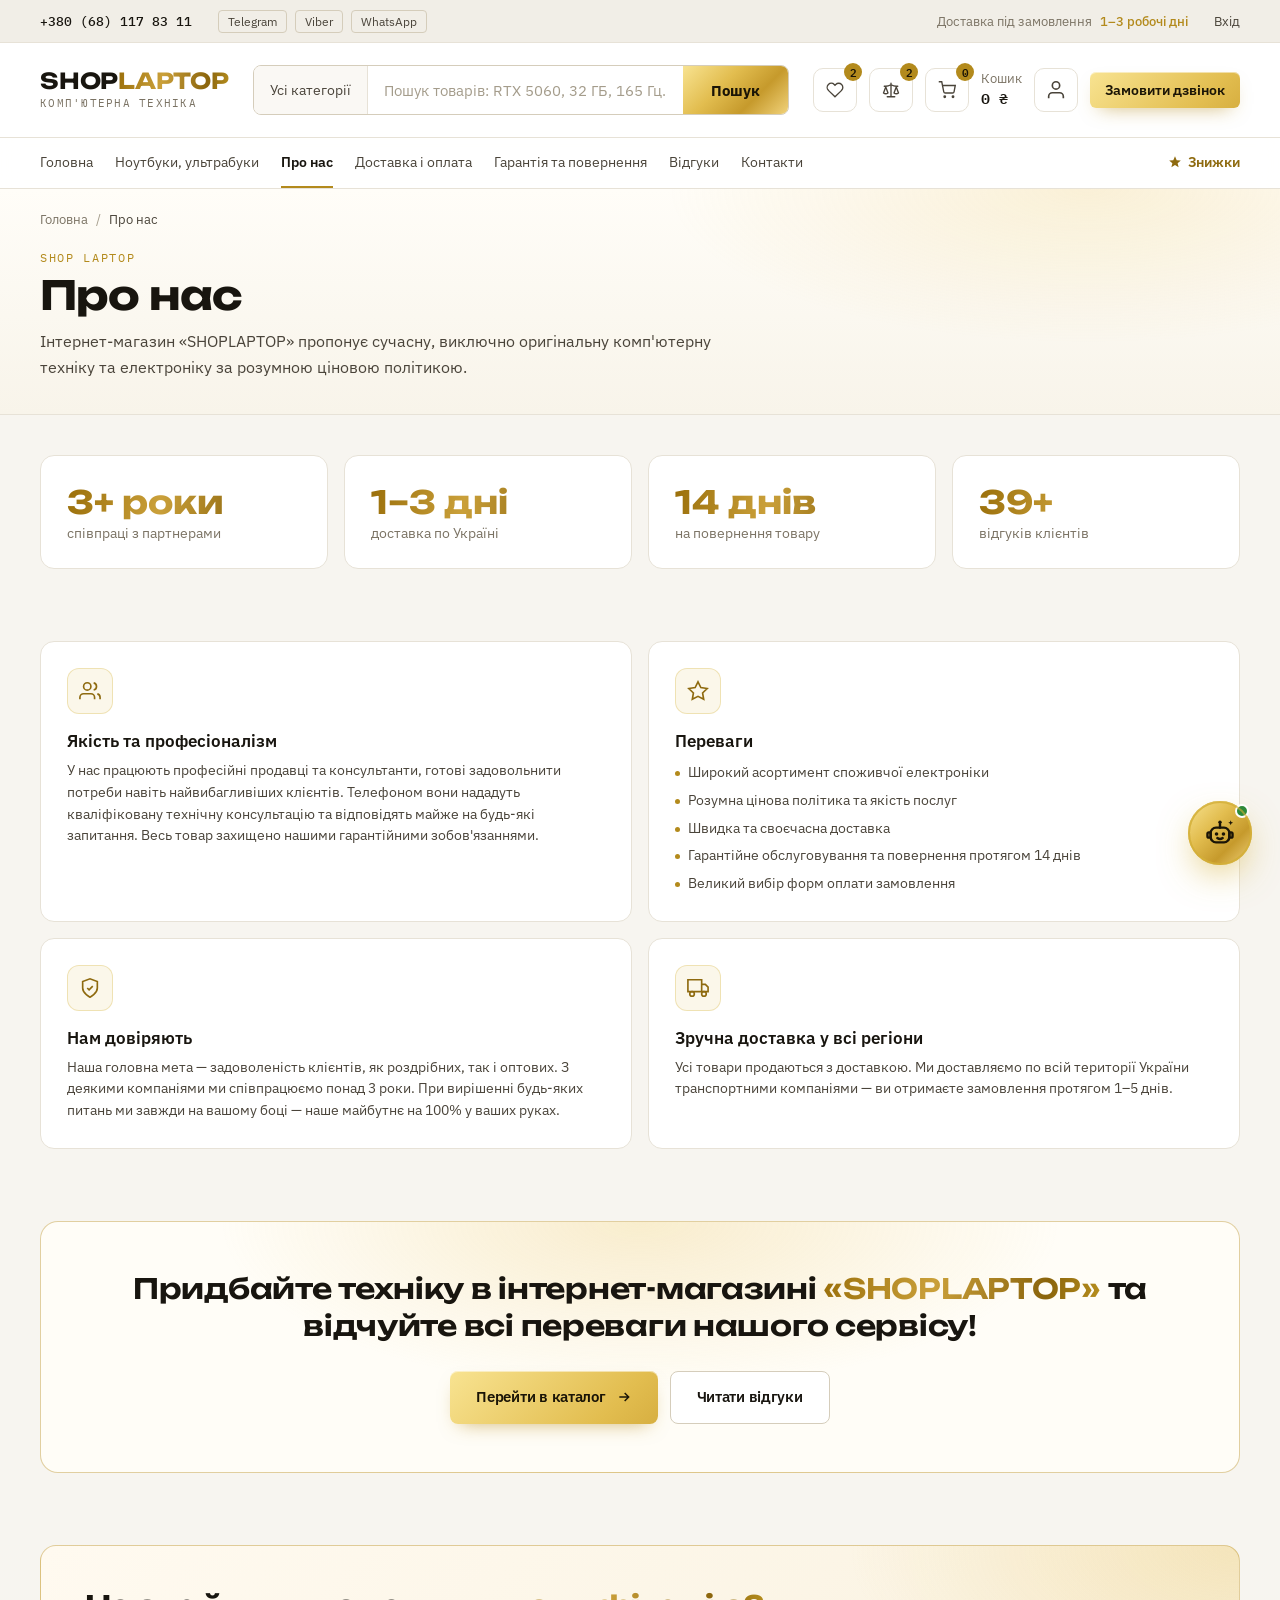
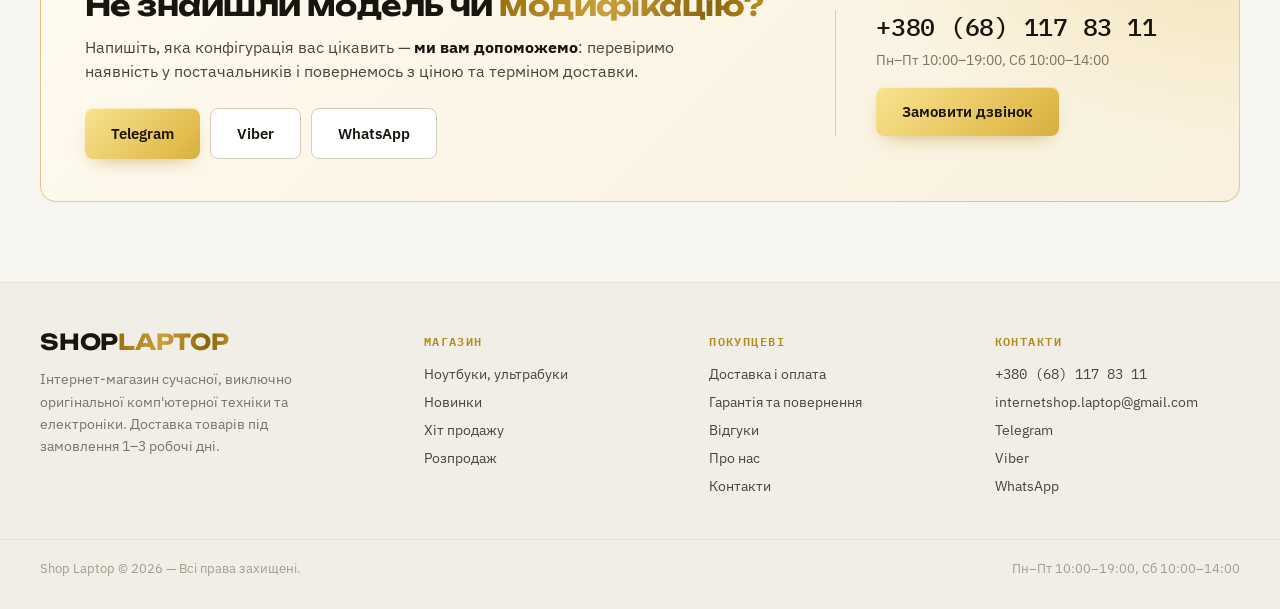
<file: pro-nas.html>
<!DOCTYPE html>
<html lang="uk">
<head>
<meta charset="utf-8">
<meta name="viewport" content="width=device-width, initial-scale=1">
<title>Про нас — ShopLaptop</title>
<meta name="description" content="ShopLaptop — інтернет-магазин комп’ютерної техніки">
<link href="assets/fonts/fonts.css" rel="stylesheet">
<link href="assets/css/site.css" rel="stylesheet">
</head>
<body>
<header>
  <div class="topbar">
    <div class="wrap">
      <a class="phone" href="tel:+380681178311">+380 (68) 117 83 11</a>
      <div class="msgr">
        <a href="https://t.me/noytbook_meneger">Telegram</a>
        <a href="#">Viber</a>
        <a href="#">WhatsApp</a>
      </div>
      <span class="note">Доставка під замовлення <b>1–3 робочі дні</b></span>
      <a class="tl" href="my-account.html" data-auth-top>Вхід</a>
    </div>
  </div>
  <div class="mainbar">
    <div class="wrap">
      <a class="logo" href="index.html">
        <span class="logo-word">SHOP<span class="gold-text">LAPTOP</span></span>
        <span class="logo-sub">комп'ютерна техніка</span>
      </a>
      <form class="search" action="shop.html">
        <div class="cat">Усі категорії</div>
        <input type="text" name="s" placeholder="Пошук товарів: RTX 5060, 32 ГБ, 165 Гц…">
        <button type="submit">Пошук</button>
      </form>
      <div class="hdr-actions">
        <a class="icon-link" href="spysok-bazhan.html" title="Список бажань"><svg width="18" height="18" viewBox="0 0 24 24" fill="none" stroke="currentColor" stroke-width="1.8"><path d="M20.8 4.6a5.5 5.5 0 0 0-7.8 0L12 5.7l-1-1.1a5.5 5.5 0 0 0-7.8 7.8l1 1.1L12 21l7.8-7.5 1-1.1a5.5 5.5 0 0 0 0-7.8z"/></svg><span class="badge" data-wish-count>2</span></a>
        <a class="icon-link" href="porivniaty.html" title="Порівняння"><svg width="18" height="18" viewBox="0 0 24 24" fill="none" stroke="currentColor" stroke-width="1.8" stroke-linecap="round" stroke-linejoin="round"><path d="m16 16 3-8 3 8c-.87.65-1.92 1-3 1s-2.13-.35-3-1Z"/><path d="m2 16 3-8 3 8c-.87.65-1.92 1-3 1s-2.13-.35-3-1Z"/><path d="M7 21h10M12 3v18M3 7h2c2 0 5-1 7-2 2 1 5 2 7 2h2"/></svg><span class="badge" data-compare-count>2</span></a>
        <a class="icon-link" href="cart.html" title="Кошик"><svg width="18" height="18" viewBox="0 0 24 24" fill="none" stroke="currentColor" stroke-width="1.8"><circle cx="9" cy="21" r="1"/><circle cx="20" cy="21" r="1"/><path d="M1 1h4l2.7 13.4a2 2 0 0 0 2 1.6h9.7a2 2 0 0 0 2-1.6L23 6H6"/></svg><span class="badge" data-cart-count>0</span></a>
        <a class="cart" href="cart.html"><span>Кошик</span><b data-cart-sum>0 ₴</b></a>
        <div class="acct" data-acct>
          <a class="icon-link acct-out" href="my-account.html" title="Увійти"><svg width="22" height="22" viewBox="0 0 24 24" fill="none" stroke="currentColor" stroke-width="1.8"><path d="M20 21v-2a4 4 0 0 0-4-4H8a4 4 0 0 0-4 4v2"/><circle cx="12" cy="7" r="4"/></svg></a>
          <div class="acct-in">
            <button class="acct-chip" type="button"><span class="acct-ava" data-acct-ini>К</span><span class="acct-txt"><b data-acct-name>Мій кабінет</b><em data-acct-phone></em></span></button>
            <div class="acct-menu">
              <div class="acct-menu-head"><span class="acct-ava big" data-acct-ini>К</span><span><b data-acct-name>Мій кабінет</b><em data-acct-phone></em></span></div>
              <a href="my-account.html"><svg width="22" height="22" viewBox="0 0 24 24" fill="none" stroke="currentColor" stroke-width="1.8"><path d="M20 21v-2a4 4 0 0 0-4-4H8a4 4 0 0 0-4 4v2"/><circle cx="12" cy="7" r="4"/></svg> Мій кабінет</a>
              <a href="my-account.html#orders"><svg width="22" height="22" viewBox="0 0 24 24" fill="none" stroke="currentColor" stroke-width="1.8"><path d="M21 16V8a2 2 0 0 0-1-1.7l-7-4a2 2 0 0 0-2 0l-7 4A2 2 0 0 0 3 8v8a2 2 0 0 0 1 1.7l7 4a2 2 0 0 0 2 0l7-4a2 2 0 0 0 1-1.7z"/><path d="M3.3 7 12 12l8.7-5M12 22V12"/></svg> Мої замовлення</a>
              <a href="spysok-bazhan.html"><svg width="18" height="18" viewBox="0 0 24 24" fill="none" stroke="currentColor" stroke-width="1.8"><path d="M20.8 4.6a5.5 5.5 0 0 0-7.8 0L12 5.7l-1-1.1a5.5 5.5 0 0 0-7.8 7.8l1 1.1L12 21l7.8-7.5 1-1.1a5.5 5.5 0 0 0 0-7.8z"/></svg> Список бажань</a>
              <button type="button" data-logout><svg width="18" height="18" viewBox="0 0 24 24" fill="none" stroke="currentColor" stroke-width="1.8"><path d="M9 21H5a2 2 0 0 1-2-2V5a2 2 0 0 1 2-2h4M16 17l5-5-5-5M21 12H9"/></svg> Вийти</button>
            </div>
          </div>
        </div>
        <button class="btn btn-gold btn-sm" data-callback>Замовити дзвінок</button>
      </div>
    </div>
  </div>
</header>
<nav class="navbar">
  <div class="wrap">
    <a href="index.html">Головна</a><a href="shop.html">Ноутбуки, ультрабуки</a><a class="active" href="pro-nas.html">Про нас</a><a href="dostavka-i-oplata.html">Доставка і оплата</a><a href="harantiia-ta-povernennia.html">Гарантія та повернення</a><a href="vidhuky.html">Відгуки</a><a href="kontakty.html">Контакти</a>
    <a class="sale push" href="index.html#deals"><svg width="14" height="14" viewBox="0 0 24 24" fill="currentColor"><path d="M12 2l2.9 6.9L22 9.3l-5.5 4.7 1.7 7.1L12 17.3 5.8 21.1l1.7-7.1L2 9.3l7.1-.4z"/></svg>Знижки</a>
  </div>
</nav>
<section class="phead">
  <div class="wrap">
    <nav class="crumbs"><a href="index.html">Головна</a><i>/</i><span>Про нас</span></nav>
    <div class="phead-row">
      <div>
        <div class="kicker">Shop Laptop</div>
        <h1>Про нас</h1>
        <p class="lead">Інтернет-магазин «SHOPLAPTOP» пропонує сучасну, виключно оригінальну комп'ютерну техніку та електроніку за розумною ціновою політикою.</p>
      </div>
      
    </div>
  </div>
</section>
<main class="wrap">
  <section class="sec first">
    <div class="about-stats">
      <div><b>3+ роки</b><span>співпраці з партнерами</span></div>
      <div><b>1–3 дні</b><span>доставка по Україні</span></div>
      <div><b>14 днів</b><span>на повернення товару</span></div>
      <div><b>39+</b><span>відгуків клієнтів</span></div>
    </div>
  </section>
  <section class="sec">
    <div class="about-grid">
      <div class="dcard big"><div class="ic"><svg width="22" height="22" viewBox="0 0 24 24" fill="none" stroke="currentColor" stroke-width="1.8"><path d="M17 21v-2a4 4 0 0 0-4-4H5a4 4 0 0 0-4 4v2"/><circle cx="9" cy="7" r="4"/><path d="M23 21v-2a4 4 0 0 0-3-3.9M16 3.1a4 4 0 0 1 0 7.8"/></svg></div><h4>Якість та професіоналізм</h4><p>У нас працюють професійні продавці та консультанти, готові задовольнити потреби навіть найвибагливіших клієнтів. Телефоном вони нададуть кваліфіковану технічну консультацію та відповідять майже на будь-які запитання. Весь товар захищено нашими гарантійними зобов'язаннями.</p></div>
      <div class="dcard big"><div class="ic"><svg width="22" height="22" viewBox="0 0 24 24" fill="none" stroke="currentColor" stroke-width="1.8"><path d="M12 2l3.1 6.3 6.9 1-5 4.9 1.2 6.8L12 17.8 5.8 21l1.2-6.8-5-4.9 6.9-1z"/></svg></div><h4>Переваги</h4><ul><li>Широкий асортимент споживчої електроніки</li><li>Розумна цінова політика та якість послуг</li><li>Швидка та своєчасна доставка</li><li>Гарантійне обслуговування та повернення протягом 14 днів</li><li>Великий вибір форм оплати замовлення</li></ul></div>
      <div class="dcard big"><div class="ic"><svg width="22" height="22" viewBox="0 0 24 24" fill="none" stroke="currentColor" stroke-width="1.8"><path d="M12 22s8-4 8-10V5l-8-3-8 3v7c0 6 8 10 8 10z"/><path d="m9 12 2 2 4-4"/></svg></div><h4>Нам довіряють</h4><p>Наша головна мета — задоволеність клієнтів, як роздрібних, так і оптових. З деякими компаніями ми співпрацюємо понад 3 роки. При вирішенні будь-яких питань ми завжди на вашому боці — наше майбутнє на 100% у ваших руках.</p></div>
      <div class="dcard big"><div class="ic"><svg width="22" height="22" viewBox="0 0 24 24" fill="none" stroke="currentColor" stroke-width="1.8"><path d="M1 3h15v13H1zM16 8h4l3 3v5h-7z"/><circle cx="5.5" cy="18.5" r="2.5"/><circle cx="18.5" cy="18.5" r="2.5"/></svg></div><h4>Зручна доставка у всі регіони</h4><p>Усі товари продаються з доставкою. Ми доставляємо по всій території України транспортними компаніями — ви отримаєте замовлення протягом 1–5 днів.</p></div>
    </div>
  </section>
  <section class="sec">
    <div class="quote">Придбайте техніку в інтернет-магазині <span class="gold-text">«SHOPLAPTOP»</span> та відчуйте всі переваги нашого сервісу!
      <div class="row"><a class="btn btn-gold" href="shop.html">Перейти в каталог <svg width="16" height="16" viewBox="0 0 24 24" fill="none" stroke="currentColor" stroke-width="2.2"><path d="M5 12h14M13 6l6 6-6 6"/></svg></a><a class="btn btn-ghost" href="vidhuky.html">Читати відгуки</a></div>
    </div>
  </section>
</main>
<section class="wrap sec">
  <div class="cta">
    <div>
      <h2>Не знайшли модель чи <span class="gold-text">модифікацію?</span></h2>
      <p>Напишіть, яка конфігурація вас цікавить — <b>ми вам допоможемо</b>: перевіримо наявність у постачальників і повернемось з ціною та терміном доставки.</p>
      <div class="row">
        <a class="btn btn-gold" href="https://t.me/noytbook_meneger">Telegram</a>
        <a class="btn btn-ghost" href="#">Viber</a>
        <a class="btn btn-ghost" href="#">WhatsApp</a>
      </div>
    </div>
    <div class="side">
      <div class="ph">+380 (68) 117 83 11</div>
      <div class="hrs">Пн–Пт 10:00–19:00, Сб 10:00–14:00</div>
      <button class="btn btn-gold" data-callback>Замовити дзвінок</button>
    </div>
  </div>
</section>
<footer>
  <div class="wrap cols">
    <div>
      <span class="logo-word">SHOP<span class="gold-text">LAPTOP</span></span>
      <p>Інтернет-магазин сучасної, виключно оригінальної комп'ютерної техніки та електроніки. Доставка товарів під замовлення 1–3 робочі дні.</p>
    </div>
    <div class="col"><div class="t">Магазин</div><a href="shop.html">Ноутбуки, ультрабуки</a><a href="shop.html">Новинки</a><a href="shop.html">Хіт продажу</a><a href="shop.html">Розпродаж</a></div>
    <div class="col"><div class="t">Покупцеві</div><a href="dostavka-i-oplata.html">Доставка і оплата</a><a href="harantiia-ta-povernennia.html">Гарантія та повернення</a><a href="vidhuky.html">Відгуки</a><a href="pro-nas.html">Про нас</a><a href="kontakty.html">Контакти</a></div>
    <div class="col"><div class="t">Контакти</div><a class="mono" href="tel:+380681178311">+380 (68) 117 83 11</a><a href="mailto:internetshop.laptop@gmail.com">internetshop.laptop@gmail.com</a><a href="https://t.me/noytbook_meneger">Telegram</a><a href="#">Viber</a><a href="#">WhatsApp</a></div>
  </div>
  <div class="wrap copy"><span>Shop Laptop © 2026 — Всі права захищені.</span><span>Пн–Пт 10:00–19:00, Сб 10:00–14:00</span></div>
</footer>
<!-- Callback modal -->
<div class="modal" id="callback" aria-hidden="true">
  <div class="modal-box" role="dialog" aria-label="Замовити дзвінок">
    <button class="modal-x" data-close aria-label="Закрити"><svg width="16" height="16" viewBox="0 0 24 24" fill="none" stroke="currentColor" stroke-width="2.2"><path d="M18 6 6 18M6 6l12 12"/></svg></button>
    <div class="modal-ic"><svg width="22" height="22" viewBox="0 0 24 24" fill="none" stroke="currentColor" stroke-width="1.8"><path d="M22 16.9v3a2 2 0 0 1-2.2 2 19.8 19.8 0 0 1-8.6-3.1 19.5 19.5 0 0 1-6-6A19.8 19.8 0 0 1 2.1 4.2 2 2 0 0 1 4.1 2h3a2 2 0 0 1 2 1.7c.1 1 .4 1.9.7 2.8a2 2 0 0 1-.5 2.1L8 9.9a16 16 0 0 0 6 6l1.3-1.3a2 2 0 0 1 2.1-.4c.9.3 1.8.6 2.8.7a2 2 0 0 1 1.7 2z"/></svg></div>
    <h3>Замовити дзвінок консультанта</h3>
    <p>Залиште свої дані і ми вам зателефонуємо найближчим часом.</p>
    <form class="form" data-demo-form="Дякуємо! Менеджер зателефонує вам найближчим часом.">
      <label class="fld"><span>Ім'я</span><input type="text" required placeholder="Ваше ім'я"></label>
      <label class="fld"><span>Телефон</span><input type="tel" required placeholder="+380 (__) ___ __ __"></label>
      <button class="btn btn-gold btn-block" type="submit">Надіслати</button>
    </form>
  </div>
</div>

<div class="toast" id="toast"></div>

<!-- AI support (stub) -->
<div class="ai-panel" id="aiPanel" role="dialog" aria-label="Підтримка">
  <div class="ai-head">
    <div class="ai-ava"><svg width="22" height="22" viewBox="0 0 24 24" fill="currentColor"><path d="M12 2l1.8 5.2L19 9l-5.2 1.8L12 16l-1.8-5.2L5 9l5.2-1.8zM19 14l.9 2.1L22 17l-2.1.9L19 20l-.9-2.1L16 17l2.1-.9zM5 15l.7 1.3L7 17l-1.3.7L5 19l-.7-1.3L3 17l1.3-.7z"/></svg></div>
    <div>
      <div class="nm">Помічник ShopLaptop <span class="beta">AI · BETA</span></div>
      <div class="st">Онлайн · відповідає одразу</div>
    </div>
    <button class="x" id="aiClose" aria-label="Закрити"><svg width="16" height="16" viewBox="0 0 24 24" fill="none" stroke="currentColor" stroke-width="2.2"><path d="M18 6 6 18M6 6l12 12"/></svg></button>
  </div>
  <div class="ai-body" id="aiBody"></div>
  <div class="ai-quick" id="aiQuick">
    <button data-q="pick">Підібрати ноутбук</button>
    <button data-q="delivery">Доставка і оплата</button>
    <button data-q="order">Статус замовлення</button>
    <button data-q="manager">Зв'язатися з менеджером</button>
  </div>
  <form class="ai-input" id="aiForm">
    <input id="aiInput" type="text" placeholder="Напишіть питання…" autocomplete="off">
    <button type="submit" aria-label="Надіслати"><svg width="18" height="18" viewBox="0 0 24 24" fill="none" stroke="currentColor" stroke-width="2.2"><path d="M22 2 11 13M22 2l-7 20-4-9-9-4z"/></svg></button>
  </form>
  <div class="ai-foot">Помічник ShopLaptop · відповідає цілодобово</div>
</div>
<div class="ai-fab" id="aiFab">
  <div class="ai-hint" id="aiHint">Потрібна допомога з вибором? <b>Запитайте помічника</b></div>
  <button class="ai-btn" id="aiBtn" aria-label="Відкрити підтримку">
    <svg class="i-chat" width="32" height="32" viewBox="0 0 24 24" fill="none" stroke="currentColor" stroke-width="1.8" stroke-linecap="round" stroke-linejoin="round">
      <path d="M12 8V5.2"/><circle cx="12" cy="4" r="1.3" fill="currentColor" stroke="none"/>
      <rect x="5" y="8" width="14" height="11" rx="4"/>
      <rect x="2.6" y="11.5" width="2.4" height="4" rx="1.1"/><rect x="19" y="11.5" width="2.4" height="4" rx="1.1"/>
      <g class="eyes" fill="currentColor" stroke="none"><circle cx="9.4" cy="12.8" r="1.35"/><circle cx="14.6" cy="12.8" r="1.35"/></g>
      <path d="M10 15.8q2 1.4 4 0"/>
      <path d="M20 2.5l.5 1.3 1.3.5-1.3.5-.5 1.3-.5-1.3-1.3-.5 1.3-.5z" fill="currentColor" stroke="none"/>
    </svg>
    <svg class="i-close" width="24" height="24" viewBox="0 0 24 24" fill="none" stroke="currentColor" stroke-width="2.4"><path d="M18 6 6 18M6 6l12 12"/></svg>
    <span class="ai-dot"></span>
  </button>
</div>
<script src="assets/js/site.js"></script>
</body>
</html>
</file>
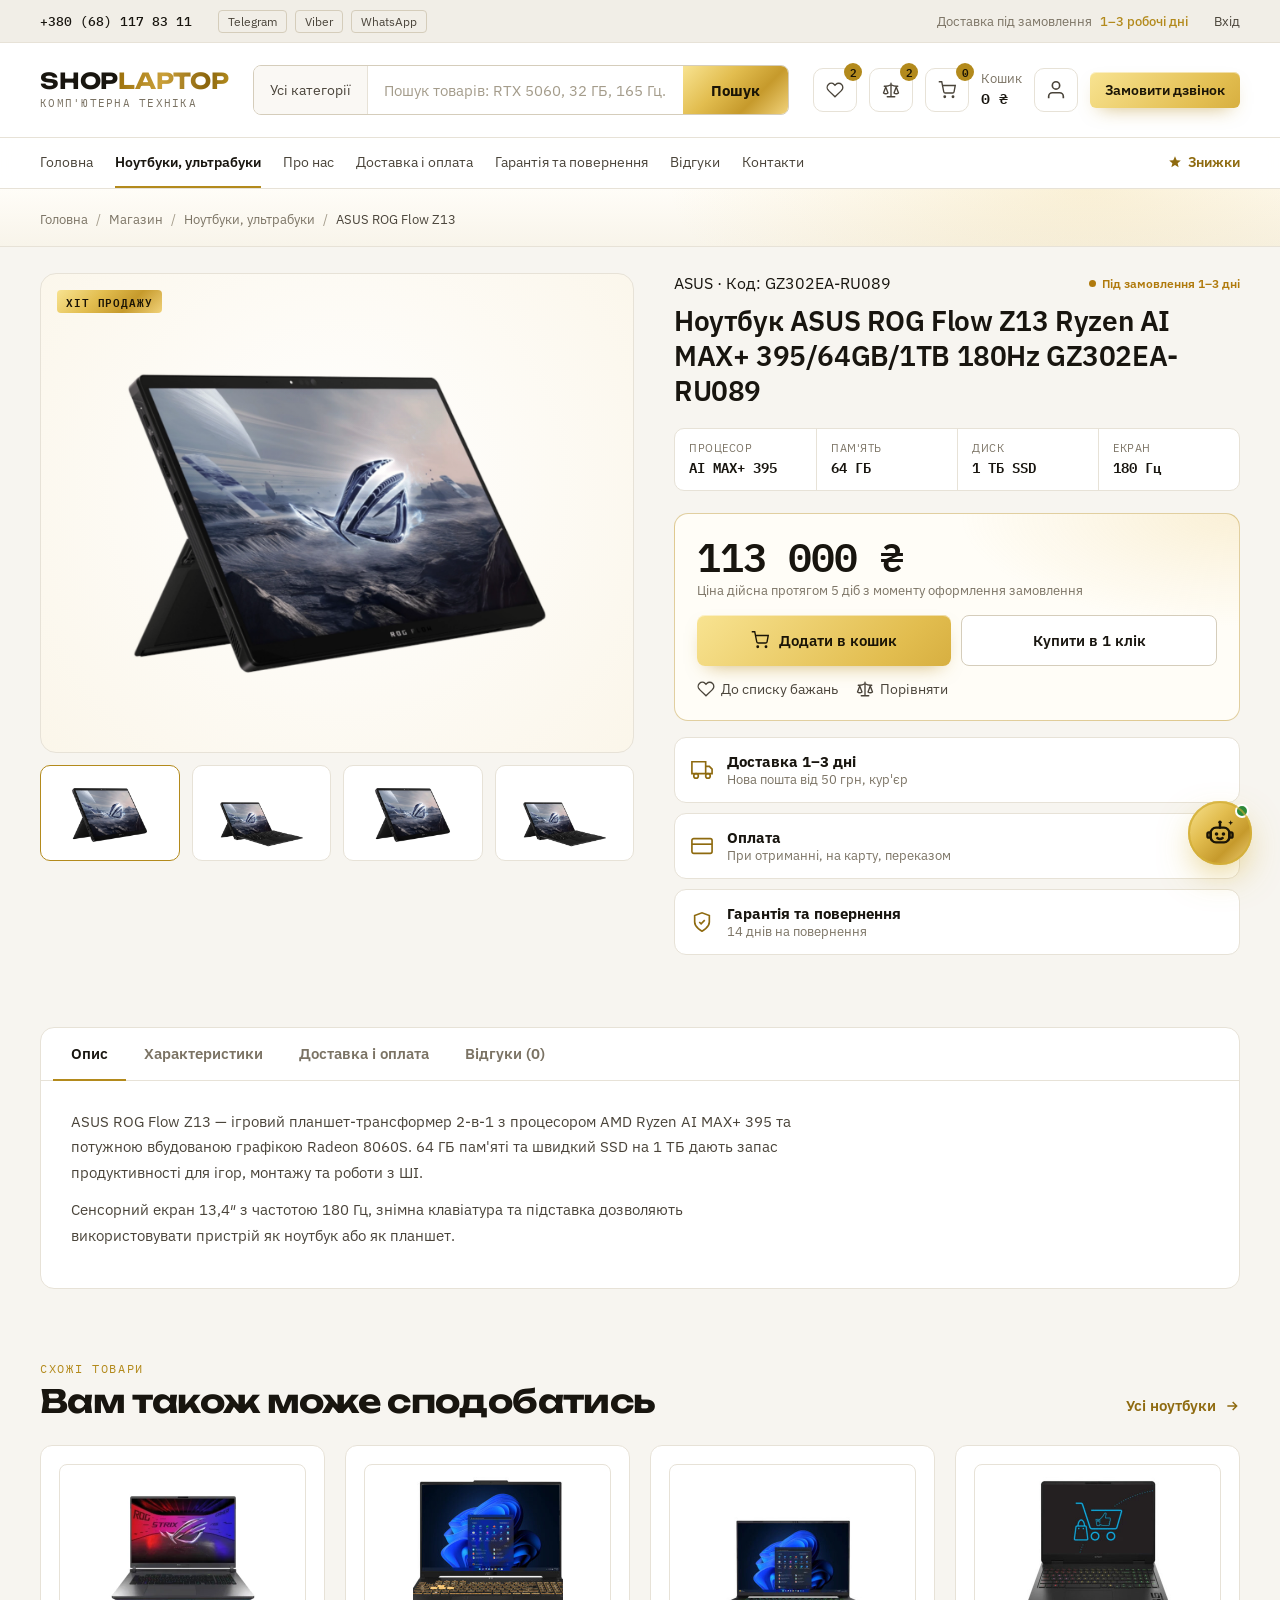
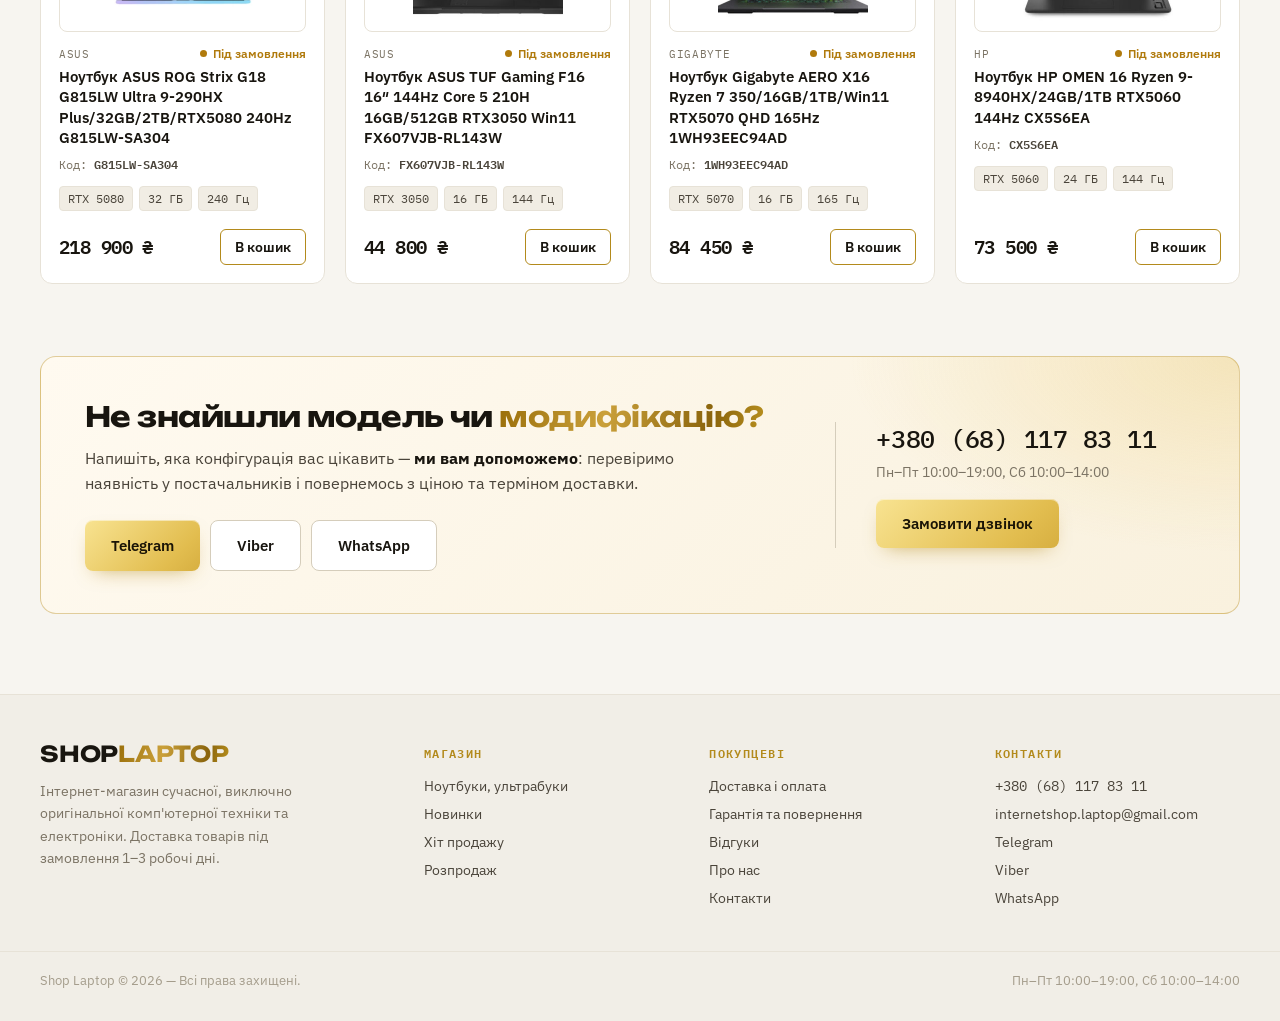
<file: product.html>
<!DOCTYPE html>
<html lang="uk">
<head>
<meta charset="utf-8">
<meta name="viewport" content="width=device-width, initial-scale=1">
<title>ASUS ROG Flow Z13 — ShopLaptop</title>
<meta name="description" content="ShopLaptop — інтернет-магазин комп’ютерної техніки">
<link href="assets/fonts/fonts.css" rel="stylesheet">
<link href="assets/css/site.css" rel="stylesheet">
</head>
<body>
<header>
  <div class="topbar">
    <div class="wrap">
      <a class="phone" href="tel:+380681178311">+380 (68) 117 83 11</a>
      <div class="msgr">
        <a href="https://t.me/noytbook_meneger">Telegram</a>
        <a href="#">Viber</a>
        <a href="#">WhatsApp</a>
      </div>
      <span class="note">Доставка під замовлення <b>1–3 робочі дні</b></span>
      <a class="tl" href="my-account.html" data-auth-top>Вхід</a>
    </div>
  </div>
  <div class="mainbar">
    <div class="wrap">
      <a class="logo" href="index.html">
        <span class="logo-word">SHOP<span class="gold-text">LAPTOP</span></span>
        <span class="logo-sub">комп'ютерна техніка</span>
      </a>
      <form class="search" action="shop.html">
        <div class="cat">Усі категорії</div>
        <input type="text" name="s" placeholder="Пошук товарів: RTX 5060, 32 ГБ, 165 Гц…">
        <button type="submit">Пошук</button>
      </form>
      <div class="hdr-actions">
        <a class="icon-link" href="spysok-bazhan.html" title="Список бажань"><svg width="18" height="18" viewBox="0 0 24 24" fill="none" stroke="currentColor" stroke-width="1.8"><path d="M20.8 4.6a5.5 5.5 0 0 0-7.8 0L12 5.7l-1-1.1a5.5 5.5 0 0 0-7.8 7.8l1 1.1L12 21l7.8-7.5 1-1.1a5.5 5.5 0 0 0 0-7.8z"/></svg><span class="badge" data-wish-count>2</span></a>
        <a class="icon-link" href="porivniaty.html" title="Порівняння"><svg width="18" height="18" viewBox="0 0 24 24" fill="none" stroke="currentColor" stroke-width="1.8" stroke-linecap="round" stroke-linejoin="round"><path d="m16 16 3-8 3 8c-.87.65-1.92 1-3 1s-2.13-.35-3-1Z"/><path d="m2 16 3-8 3 8c-.87.65-1.92 1-3 1s-2.13-.35-3-1Z"/><path d="M7 21h10M12 3v18M3 7h2c2 0 5-1 7-2 2 1 5 2 7 2h2"/></svg><span class="badge" data-compare-count>2</span></a>
        <a class="icon-link" href="cart.html" title="Кошик"><svg width="18" height="18" viewBox="0 0 24 24" fill="none" stroke="currentColor" stroke-width="1.8"><circle cx="9" cy="21" r="1"/><circle cx="20" cy="21" r="1"/><path d="M1 1h4l2.7 13.4a2 2 0 0 0 2 1.6h9.7a2 2 0 0 0 2-1.6L23 6H6"/></svg><span class="badge" data-cart-count>0</span></a>
        <a class="cart" href="cart.html"><span>Кошик</span><b data-cart-sum>0 ₴</b></a>
        <div class="acct" data-acct>
          <a class="icon-link acct-out" href="my-account.html" title="Увійти"><svg width="22" height="22" viewBox="0 0 24 24" fill="none" stroke="currentColor" stroke-width="1.8"><path d="M20 21v-2a4 4 0 0 0-4-4H8a4 4 0 0 0-4 4v2"/><circle cx="12" cy="7" r="4"/></svg></a>
          <div class="acct-in">
            <button class="acct-chip" type="button"><span class="acct-ava" data-acct-ini>К</span><span class="acct-txt"><b data-acct-name>Мій кабінет</b><em data-acct-phone></em></span></button>
            <div class="acct-menu">
              <div class="acct-menu-head"><span class="acct-ava big" data-acct-ini>К</span><span><b data-acct-name>Мій кабінет</b><em data-acct-phone></em></span></div>
              <a href="my-account.html"><svg width="22" height="22" viewBox="0 0 24 24" fill="none" stroke="currentColor" stroke-width="1.8"><path d="M20 21v-2a4 4 0 0 0-4-4H8a4 4 0 0 0-4 4v2"/><circle cx="12" cy="7" r="4"/></svg> Мій кабінет</a>
              <a href="my-account.html#orders"><svg width="22" height="22" viewBox="0 0 24 24" fill="none" stroke="currentColor" stroke-width="1.8"><path d="M21 16V8a2 2 0 0 0-1-1.7l-7-4a2 2 0 0 0-2 0l-7 4A2 2 0 0 0 3 8v8a2 2 0 0 0 1 1.7l7 4a2 2 0 0 0 2 0l7-4a2 2 0 0 0 1-1.7z"/><path d="M3.3 7 12 12l8.7-5M12 22V12"/></svg> Мої замовлення</a>
              <a href="spysok-bazhan.html"><svg width="18" height="18" viewBox="0 0 24 24" fill="none" stroke="currentColor" stroke-width="1.8"><path d="M20.8 4.6a5.5 5.5 0 0 0-7.8 0L12 5.7l-1-1.1a5.5 5.5 0 0 0-7.8 7.8l1 1.1L12 21l7.8-7.5 1-1.1a5.5 5.5 0 0 0 0-7.8z"/></svg> Список бажань</a>
              <button type="button" data-logout><svg width="18" height="18" viewBox="0 0 24 24" fill="none" stroke="currentColor" stroke-width="1.8"><path d="M9 21H5a2 2 0 0 1-2-2V5a2 2 0 0 1 2-2h4M16 17l5-5-5-5M21 12H9"/></svg> Вийти</button>
            </div>
          </div>
        </div>
        <button class="btn btn-gold btn-sm" data-callback>Замовити дзвінок</button>
      </div>
    </div>
  </div>
</header>
<nav class="navbar">
  <div class="wrap">
    <a href="index.html">Головна</a><a class="active" href="shop.html">Ноутбуки, ультрабуки</a><a href="pro-nas.html">Про нас</a><a href="dostavka-i-oplata.html">Доставка і оплата</a><a href="harantiia-ta-povernennia.html">Гарантія та повернення</a><a href="vidhuky.html">Відгуки</a><a href="kontakty.html">Контакти</a>
    <a class="sale push" href="index.html#deals"><svg width="14" height="14" viewBox="0 0 24 24" fill="currentColor"><path d="M12 2l2.9 6.9L22 9.3l-5.5 4.7 1.7 7.1L12 17.3 5.8 21.1l1.7-7.1L2 9.3l7.1-.4z"/></svg>Знижки</a>
  </div>
</nav>
<section class="phead slim"><div class="wrap"><nav class="crumbs"><a href="index.html">Головна</a><i>/</i><a href="shop.html">Магазин</a><i>/</i><a href="shop.html">Ноутбуки, ультрабуки</a><i>/</i><span>ASUS ROG Flow Z13</span></nav></div></section>
<main class="wrap">
  <section class="pd">
    <div class="pd-gallery">
      <div class="pd-main"><span class="fire">ХІТ ПРОДАЖУ</span><img id="pdMain" src="assets/img/products/laptop-asus-rog-flow-z13-ekran-dotykowy.png" alt="Ноутбук ASUS ROG Flow Z13 Ryzen AI MAX+ 395/64GB/1TB 180Hz GZ302EA-RU089"></div>
      <div class="pd-thumbs"><button class="thumb on" data-src="assets/img/products/laptop-asus-rog-flow-z13-ekran-dotykowy.png"><img src="assets/img/products/laptop-asus-rog-flow-z13-ekran-dotykowy.png" alt=""></button><button class="thumb" data-src="assets/img/products/pr_2025_2_11_8_45_8_450_01.png"><img src="assets/img/products/pr_2025_2_11_8_45_8_450_01.png" alt=""></button><button class="thumb" data-src="assets/img/products/laptop-asus-rog-flow-z13-ekran-dotykowy.png"><img src="assets/img/products/laptop-asus-rog-flow-z13-ekran-dotykowy.png" alt=""></button><button class="thumb" data-src="assets/img/products/pr_2025_2_11_8_45_8_450_01.png"><img src="assets/img/products/pr_2025_2_11_8_45_8_450_01.png" alt=""></button></div>
    </div>
    <div class="pd-info">
      <div class="pc-meta"><span class="brand">ASUS · Код: GZ302EA-RU089</span><span class="st order">Під замовлення 1–3 дні</span></div>
      <h1>Ноутбук ASUS ROG Flow Z13 Ryzen AI MAX+ 395/64GB/1TB 180Hz GZ302EA-RU089</h1>
      <div class="pd-keys">
        <div><span>Процесор</span><b>AI MAX+ 395</b></div>
        <div><span>Пам'ять</span><b>64 ГБ</b></div>
        <div><span>Диск</span><b>1 ТБ SSD</b></div>
        <div><span>Екран</span><b>180 Гц</b></div>
      </div>
      <div class="pd-buy">
        <div class="pd-price">113 000 ₴<small>Ціна дійсна протягом 5 діб з моменту оформлення замовлення</small></div>
        <div class="pd-btns">
          <button class="btn btn-gold" data-add="ASUS ROG Flow Z13" data-price="113000"><svg width="18" height="18" viewBox="0 0 24 24" fill="none" stroke="currentColor" stroke-width="1.8"><circle cx="9" cy="21" r="1"/><circle cx="20" cy="21" r="1"/><path d="M1 1h4l2.7 13.4a2 2 0 0 0 2 1.6h9.7a2 2 0 0 0 2-1.6L23 6H6"/></svg> Додати в кошик</button>
          <button class="btn btn-ghost" data-callback>Купити в 1 клік</button>
        </div>
        <div class="pd-links"><button data-wish><svg width="18" height="18" viewBox="0 0 24 24" fill="none" stroke="currentColor" stroke-width="1.8"><path d="M20.8 4.6a5.5 5.5 0 0 0-7.8 0L12 5.7l-1-1.1a5.5 5.5 0 0 0-7.8 7.8l1 1.1L12 21l7.8-7.5 1-1.1a5.5 5.5 0 0 0 0-7.8z"/></svg> До списку бажань</button><button data-compare><svg width="18" height="18" viewBox="0 0 24 24" fill="none" stroke="currentColor" stroke-width="1.8" stroke-linecap="round" stroke-linejoin="round"><path d="m16 16 3-8 3 8c-.87.65-1.92 1-3 1s-2.13-.35-3-1Z"/><path d="m2 16 3-8 3 8c-.87.65-1.92 1-3 1s-2.13-.35-3-1Z"/><path d="M7 21h10M12 3v18M3 7h2c2 0 5-1 7-2 2 1 5 2 7 2h2"/></svg> Порівняти</button></div>
      </div>
      <div class="pd-perks">
        <a href="dostavka-i-oplata.html"><svg width="22" height="22" viewBox="0 0 24 24" fill="none" stroke="currentColor" stroke-width="1.8"><path d="M1 3h15v13H1zM16 8h4l3 3v5h-7z"/><circle cx="5.5" cy="18.5" r="2.5"/><circle cx="18.5" cy="18.5" r="2.5"/></svg><span><b>Доставка 1–3 дні</b>Нова пошта від 50 грн, кур'єр</span></a>
        <a href="dostavka-i-oplata.html#payment"><svg width="22" height="22" viewBox="0 0 24 24" fill="none" stroke="currentColor" stroke-width="1.8"><rect x="1" y="4" width="22" height="16" rx="2"/><path d="M1 10h22"/></svg><span><b>Оплата</b>При отриманні, на карту, переказом</span></a>
        <a href="harantiia-ta-povernennia.html"><svg width="22" height="22" viewBox="0 0 24 24" fill="none" stroke="currentColor" stroke-width="1.8"><path d="M12 22s8-4 8-10V5l-8-3-8 3v7c0 6 8 10 8 10z"/><path d="m9 12 2 2 4-4"/></svg><span><b>Гарантія та повернення</b>14 днів на повернення</span></a>
      </div>
    </div>
  </section>

  <section class="sec tabs" data-tabs>
    <div class="tab-nav">
      <button class="on" data-tab="t1">Опис</button><button data-tab="t2">Характеристики</button><button data-tab="t3">Доставка і оплата</button><button data-tab="t4">Відгуки (0)</button>
    </div>
    <div class="tab-pane on" id="t1"><div class="prose">
      <p>ASUS ROG Flow Z13 — ігровий планшет-трансформер 2-в-1 з процесором AMD Ryzen AI MAX+ 395 та потужною вбудованою графікою Radeon 8060S. 64 ГБ пам'яті та швидкий SSD на 1 ТБ дають запас продуктивності для ігор, монтажу та роботи з ШІ.</p>
      <p>Сенсорний екран 13,4″ з частотою 180 Гц, знімна клавіатура та підставка дозволяють використовувати пристрій як ноутбук або як планшет.</p>
    </div></div>
    <div class="tab-pane" id="t2"><div class="spec-table"><div><span>Процесор</span><b>AMD Ryzen AI MAX+ 395 (16 ядер, до 5.1 ГГц)</b></div><div><span>Оперативна пам'ять</span><b>64 ГБ LPDDR5X-8000</b></div><div><span>Накопичувач</span><b>1 ТБ SSD M.2 NVMe</b></div><div><span>Графічний адаптер</span><b>AMD Radeon 8060S</b></div><div><span>Діагональ</span><b>13,4″</b></div><div><span>Роздільна здатність</span><b>2560×1600, 180 Гц, сенсорний</b></div><div><span>Операційна система</span><b>Windows 11 Home</b></div><div><span>Вага</span><b>1,2 кг (без клавіатури)</b></div><div><span>Код товару</span><b>GZ302EA-RU089</b></div></div></div>
    <div class="tab-pane" id="t3"><div class="prose">
      <p><b>Доставка:</b> Нова пошта — у відділення чи поштомат від 50 грн, адресна доставка кур'єром по Україні від 85 грн, кур'єр по Львову — 100 грн. Зазвичай доставка займає 1–3 дні.</p>
      <p><b>Оплата:</b> готівкою при отриманні, на карту ПриватБанк або банківським переказом.</p>
      <div class="fee-note ">
      <div class="fn-ic"><span>1%</span></div>
      <div class="fn-body">
        <div class="fn-top"><b>Комісія за накладений платіж</b><span class="fn-date">з 29.04.2026</span></div>
        <p>При оплаті при отриманні додається <b>1%</b> від суми замовлення. Оплата на карту чи банківським переказом — без комісії.</p>
      </div>
      
    </div>
      <p style="margin-top:16px"><a class="inl-link" href="dostavka-i-oplata.html">Детальніше про доставку і оплату →</a></p>
    </div></div>
    <div class="tab-pane" id="t4"><div class="empty small"><p>Відгуків поки немає. Будьте першим, хто залишить відгук про цей товар.</p><a class="btn btn-ghost btn-sm" href="vidhuky.html">Залишити відгук</a></div></div>
  </section>

  <section class="sec">
    <div class="sec-head"><div><div class="kicker">Схожі товари</div><h2>Вам також може сподобатись</h2></div><a class="more" href="shop.html">Усі ноутбуки <svg width="16" height="16" viewBox="0 0 24 24" fill="none" stroke="currentColor" stroke-width="2.2"><path d="M5 12h14M13 6l6 6-6 6"/></svg></a></div>
    <div class="grid4"><article class="card pcard" data-href="product.html">
        <div class="img">
          <div class="pc-actions">
            <button class="pc-act" data-wish title="До списку бажань"><svg width="18" height="18" viewBox="0 0 24 24" fill="none" stroke="currentColor" stroke-width="1.8"><path d="M20.8 4.6a5.5 5.5 0 0 0-7.8 0L12 5.7l-1-1.1a5.5 5.5 0 0 0-7.8 7.8l1 1.1L12 21l7.8-7.5 1-1.1a5.5 5.5 0 0 0 0-7.8z"/></svg></button>
            <button class="pc-act" data-compare title="Порівняти"><svg width="18" height="18" viewBox="0 0 24 24" fill="none" stroke="currentColor" stroke-width="1.8" stroke-linecap="round" stroke-linejoin="round"><path d="m16 16 3-8 3 8c-.87.65-1.92 1-3 1s-2.13-.35-3-1Z"/><path d="m2 16 3-8 3 8c-.87.65-1.92 1-3 1s-2.13-.35-3-1Z"/><path d="M7 21h10M12 3v18M3 7h2c2 0 5-1 7-2 2 1 5 2 7 2h2"/></svg></button>
          </div>
          <img loading="lazy" src="assets/img/products/400px_asus-ekran-g815lr-przod-300x300.webp" alt="Ноутбук ASUS ROG Strix G18 G815LW Ultra 9-290HX Plus/32GB/2TB/RTX5080 240Hz G815LW-SA304">
        </div>
        <div class="pc-meta"><span class="brand">ASUS</span><span class="st order">Під замовлення</span></div>
        <h4><a href="product.html">Ноутбук ASUS ROG Strix G18 G815LW Ultra 9-290HX Plus/32GB/2TB/RTX5080 240Hz G815LW-SA304</a></h4>
        <div class="sku">Код: <b>G815LW-SA304</b></div>
        <div class="specs"><span>RTX 5080</span><span>32 ГБ</span><span>240 Гц</span></div>
        <div class="bottom"><span class="new">218 900 ₴</span><button class="btn-line" data-add="Ноутбук ASUS ROG Strix G18 G815LW Ultra 9-290HX Plus/32GB/2TB/RTX5080 240Hz G815LW-SA304" data-price="218900">В кошик</button></div>
      </article>
<article class="card pcard" data-href="product.html">
        <div class="img">
          <div class="pc-actions">
            <button class="pc-act" data-wish title="До списку бажань"><svg width="18" height="18" viewBox="0 0 24 24" fill="none" stroke="currentColor" stroke-width="1.8"><path d="M20.8 4.6a5.5 5.5 0 0 0-7.8 0L12 5.7l-1-1.1a5.5 5.5 0 0 0-7.8 7.8l1 1.1L12 21l7.8-7.5 1-1.1a5.5 5.5 0 0 0 0-7.8z"/></svg></button>
            <button class="pc-act" data-compare title="Порівняти"><svg width="18" height="18" viewBox="0 0 24 24" fill="none" stroke="currentColor" stroke-width="1.8" stroke-linecap="round" stroke-linejoin="round"><path d="m16 16 3-8 3 8c-.87.65-1.92 1-3 1s-2.13-.35-3-1Z"/><path d="m2 16 3-8 3 8c-.87.65-1.92 1-3 1s-2.13-.35-3-1Z"/><path d="M7 21h10M12 3v18M3 7h2c2 0 5-1 7-2 2 1 5 2 7 2h2"/></svg></button>
          </div>
          <img loading="lazy" src="assets/img/products/asus-laptop-asus-f16-c5-16-512-3050-w11191218243201_5-300x300.jpg" alt="Ноутбук ASUS TUF Gaming F16 16″ 144Hz Core 5 210H 16GB/512GB RTX3050 Win11 FX607VJB-RL143W">
        </div>
        <div class="pc-meta"><span class="brand">ASUS</span><span class="st order">Під замовлення</span></div>
        <h4><a href="product.html">Ноутбук ASUS TUF Gaming F16 16″ 144Hz Core 5 210H 16GB/512GB RTX3050 Win11 FX607VJB-RL143W</a></h4>
        <div class="sku">Код: <b>FX607VJB-RL143W</b></div>
        <div class="specs"><span>RTX 3050</span><span>16 ГБ</span><span>144 Гц</span></div>
        <div class="bottom"><span class="new">44 800 ₴</span><button class="btn-line" data-add="Ноутбук ASUS TUF Gaming F16 16″ 144Hz Core 5 210H 16GB/512GB RTX3050 Win11 FX607VJB-RL143W" data-price="44800">В кошик</button></div>
      </article>
<article class="card pcard" data-href="product.html">
        <div class="img">
          <div class="pc-actions">
            <button class="pc-act" data-wish title="До списку бажань"><svg width="18" height="18" viewBox="0 0 24 24" fill="none" stroke="currentColor" stroke-width="1.8"><path d="M20.8 4.6a5.5 5.5 0 0 0-7.8 0L12 5.7l-1-1.1a5.5 5.5 0 0 0-7.8 7.8l1 1.1L12 21l7.8-7.5 1-1.1a5.5 5.5 0 0 0 0-7.8z"/></svg></button>
            <button class="pc-act" data-compare title="Порівняти"><svg width="18" height="18" viewBox="0 0 24 24" fill="none" stroke="currentColor" stroke-width="1.8" stroke-linecap="round" stroke-linejoin="round"><path d="m16 16 3-8 3 8c-.87.65-1.92 1-3 1s-2.13-.35-3-1Z"/><path d="m2 16 3-8 3 8c-.87.65-1.92 1-3 1s-2.13-.35-3-1Z"/><path d="M7 21h10M12 3v18M3 7h2c2 0 5-1 7-2 2 1 5 2 7 2h2"/></svg></button>
          </div>
          <img loading="lazy" src="assets/img/products/pr_2025_5_22_7_0_7_651_07-300x300.jpg" alt="Ноутбук Gigabyte AERO X16 Ryzen 7 350/16GB/1TB/Win11 RTX5070 QHD 165Hz 1WH93EEC94AD">
        </div>
        <div class="pc-meta"><span class="brand">Gigabyte</span><span class="st order">Під замовлення</span></div>
        <h4><a href="product.html">Ноутбук Gigabyte AERO X16 Ryzen 7 350/16GB/1TB/Win11 RTX5070 QHD 165Hz 1WH93EEC94AD</a></h4>
        <div class="sku">Код: <b>1WH93EEC94AD</b></div>
        <div class="specs"><span>RTX 5070</span><span>16 ГБ</span><span>165 Гц</span></div>
        <div class="bottom"><span class="new">84 450 ₴</span><button class="btn-line" data-add="Ноутбук Gigabyte AERO X16 Ryzen 7 350/16GB/1TB/Win11 RTX5070 QHD 165Hz 1WH93EEC94AD" data-price="84450">В кошик</button></div>
      </article>
<article class="card pcard" data-href="product.html">
        <div class="img">
          <div class="pc-actions">
            <button class="pc-act" data-wish title="До списку бажань"><svg width="18" height="18" viewBox="0 0 24 24" fill="none" stroke="currentColor" stroke-width="1.8"><path d="M20.8 4.6a5.5 5.5 0 0 0-7.8 0L12 5.7l-1-1.1a5.5 5.5 0 0 0-7.8 7.8l1 1.1L12 21l7.8-7.5 1-1.1a5.5 5.5 0 0 0 0-7.8z"/></svg></button>
            <button class="pc-act" data-compare title="Порівняти"><svg width="18" height="18" viewBox="0 0 24 24" fill="none" stroke="currentColor" stroke-width="1.8" stroke-linecap="round" stroke-linejoin="round"><path d="m16 16 3-8 3 8c-.87.65-1.92 1-3 1s-2.13-.35-3-1Z"/><path d="m2 16 3-8 3 8c-.87.65-1.92 1-3 1s-2.13-.35-3-1Z"/><path d="M7 21h10M12 3v18M3 7h2c2 0 5-1 7-2 2 1 5 2 7 2h2"/></svg></button>
          </div>
          <img loading="lazy" src="assets/img/products/pr_2025_11_10_7_8_21_743_00-300x300.jpg" alt="Ноутбук HP OMEN 16 Ryzen 9-8940HX/24GB/1TB RTX5060 144Hz CX5S6EA">
        </div>
        <div class="pc-meta"><span class="brand">HP</span><span class="st order">Під замовлення</span></div>
        <h4><a href="product.html">Ноутбук HP OMEN 16 Ryzen 9-8940HX/24GB/1TB RTX5060 144Hz CX5S6EA</a></h4>
        <div class="sku">Код: <b>CX5S6EA</b></div>
        <div class="specs"><span>RTX 5060</span><span>24 ГБ</span><span>144 Гц</span></div>
        <div class="bottom"><span class="new">73 500 ₴</span><button class="btn-line" data-add="Ноутбук HP OMEN 16 Ryzen 9-8940HX/24GB/1TB RTX5060 144Hz CX5S6EA" data-price="73500">В кошик</button></div>
      </article></div>
  </section>
</main>
<section class="wrap sec">
  <div class="cta">
    <div>
      <h2>Не знайшли модель чи <span class="gold-text">модифікацію?</span></h2>
      <p>Напишіть, яка конфігурація вас цікавить — <b>ми вам допоможемо</b>: перевіримо наявність у постачальників і повернемось з ціною та терміном доставки.</p>
      <div class="row">
        <a class="btn btn-gold" href="https://t.me/noytbook_meneger">Telegram</a>
        <a class="btn btn-ghost" href="#">Viber</a>
        <a class="btn btn-ghost" href="#">WhatsApp</a>
      </div>
    </div>
    <div class="side">
      <div class="ph">+380 (68) 117 83 11</div>
      <div class="hrs">Пн–Пт 10:00–19:00, Сб 10:00–14:00</div>
      <button class="btn btn-gold" data-callback>Замовити дзвінок</button>
    </div>
  </div>
</section>
<footer>
  <div class="wrap cols">
    <div>
      <span class="logo-word">SHOP<span class="gold-text">LAPTOP</span></span>
      <p>Інтернет-магазин сучасної, виключно оригінальної комп'ютерної техніки та електроніки. Доставка товарів під замовлення 1–3 робочі дні.</p>
    </div>
    <div class="col"><div class="t">Магазин</div><a href="shop.html">Ноутбуки, ультрабуки</a><a href="shop.html">Новинки</a><a href="shop.html">Хіт продажу</a><a href="shop.html">Розпродаж</a></div>
    <div class="col"><div class="t">Покупцеві</div><a href="dostavka-i-oplata.html">Доставка і оплата</a><a href="harantiia-ta-povernennia.html">Гарантія та повернення</a><a href="vidhuky.html">Відгуки</a><a href="pro-nas.html">Про нас</a><a href="kontakty.html">Контакти</a></div>
    <div class="col"><div class="t">Контакти</div><a class="mono" href="tel:+380681178311">+380 (68) 117 83 11</a><a href="mailto:internetshop.laptop@gmail.com">internetshop.laptop@gmail.com</a><a href="https://t.me/noytbook_meneger">Telegram</a><a href="#">Viber</a><a href="#">WhatsApp</a></div>
  </div>
  <div class="wrap copy"><span>Shop Laptop © 2026 — Всі права захищені.</span><span>Пн–Пт 10:00–19:00, Сб 10:00–14:00</span></div>
</footer>
<!-- Callback modal -->
<div class="modal" id="callback" aria-hidden="true">
  <div class="modal-box" role="dialog" aria-label="Замовити дзвінок">
    <button class="modal-x" data-close aria-label="Закрити"><svg width="16" height="16" viewBox="0 0 24 24" fill="none" stroke="currentColor" stroke-width="2.2"><path d="M18 6 6 18M6 6l12 12"/></svg></button>
    <div class="modal-ic"><svg width="22" height="22" viewBox="0 0 24 24" fill="none" stroke="currentColor" stroke-width="1.8"><path d="M22 16.9v3a2 2 0 0 1-2.2 2 19.8 19.8 0 0 1-8.6-3.1 19.5 19.5 0 0 1-6-6A19.8 19.8 0 0 1 2.1 4.2 2 2 0 0 1 4.1 2h3a2 2 0 0 1 2 1.7c.1 1 .4 1.9.7 2.8a2 2 0 0 1-.5 2.1L8 9.9a16 16 0 0 0 6 6l1.3-1.3a2 2 0 0 1 2.1-.4c.9.3 1.8.6 2.8.7a2 2 0 0 1 1.7 2z"/></svg></div>
    <h3>Замовити дзвінок консультанта</h3>
    <p>Залиште свої дані і ми вам зателефонуємо найближчим часом.</p>
    <form class="form" data-demo-form="Дякуємо! Менеджер зателефонує вам найближчим часом.">
      <label class="fld"><span>Ім'я</span><input type="text" required placeholder="Ваше ім'я"></label>
      <label class="fld"><span>Телефон</span><input type="tel" required placeholder="+380 (__) ___ __ __"></label>
      <button class="btn btn-gold btn-block" type="submit">Надіслати</button>
    </form>
  </div>
</div>

<div class="toast" id="toast"></div>

<!-- AI support (stub) -->
<div class="ai-panel" id="aiPanel" role="dialog" aria-label="Підтримка">
  <div class="ai-head">
    <div class="ai-ava"><svg width="22" height="22" viewBox="0 0 24 24" fill="currentColor"><path d="M12 2l1.8 5.2L19 9l-5.2 1.8L12 16l-1.8-5.2L5 9l5.2-1.8zM19 14l.9 2.1L22 17l-2.1.9L19 20l-.9-2.1L16 17l2.1-.9zM5 15l.7 1.3L7 17l-1.3.7L5 19l-.7-1.3L3 17l1.3-.7z"/></svg></div>
    <div>
      <div class="nm">Помічник ShopLaptop <span class="beta">AI · BETA</span></div>
      <div class="st">Онлайн · відповідає одразу</div>
    </div>
    <button class="x" id="aiClose" aria-label="Закрити"><svg width="16" height="16" viewBox="0 0 24 24" fill="none" stroke="currentColor" stroke-width="2.2"><path d="M18 6 6 18M6 6l12 12"/></svg></button>
  </div>
  <div class="ai-body" id="aiBody"></div>
  <div class="ai-quick" id="aiQuick">
    <button data-q="pick">Підібрати ноутбук</button>
    <button data-q="delivery">Доставка і оплата</button>
    <button data-q="order">Статус замовлення</button>
    <button data-q="manager">Зв'язатися з менеджером</button>
  </div>
  <form class="ai-input" id="aiForm">
    <input id="aiInput" type="text" placeholder="Напишіть питання…" autocomplete="off">
    <button type="submit" aria-label="Надіслати"><svg width="18" height="18" viewBox="0 0 24 24" fill="none" stroke="currentColor" stroke-width="2.2"><path d="M22 2 11 13M22 2l-7 20-4-9-9-4z"/></svg></button>
  </form>
  <div class="ai-foot">Помічник ShopLaptop · відповідає цілодобово</div>
</div>
<div class="ai-fab" id="aiFab">
  <div class="ai-hint" id="aiHint">Потрібна допомога з вибором? <b>Запитайте помічника</b></div>
  <button class="ai-btn" id="aiBtn" aria-label="Відкрити підтримку">
    <svg class="i-chat" width="32" height="32" viewBox="0 0 24 24" fill="none" stroke="currentColor" stroke-width="1.8" stroke-linecap="round" stroke-linejoin="round">
      <path d="M12 8V5.2"/><circle cx="12" cy="4" r="1.3" fill="currentColor" stroke="none"/>
      <rect x="5" y="8" width="14" height="11" rx="4"/>
      <rect x="2.6" y="11.5" width="2.4" height="4" rx="1.1"/><rect x="19" y="11.5" width="2.4" height="4" rx="1.1"/>
      <g class="eyes" fill="currentColor" stroke="none"><circle cx="9.4" cy="12.8" r="1.35"/><circle cx="14.6" cy="12.8" r="1.35"/></g>
      <path d="M10 15.8q2 1.4 4 0"/>
      <path d="M20 2.5l.5 1.3 1.3.5-1.3.5-.5 1.3-.5-1.3-1.3-.5 1.3-.5z" fill="currentColor" stroke="none"/>
    </svg>
    <svg class="i-close" width="24" height="24" viewBox="0 0 24 24" fill="none" stroke="currentColor" stroke-width="2.4"><path d="M18 6 6 18M6 6l12 12"/></svg>
    <span class="ai-dot"></span>
  </button>
</div>
<script src="assets/js/site.js"></script>
</body>
</html>
</file>
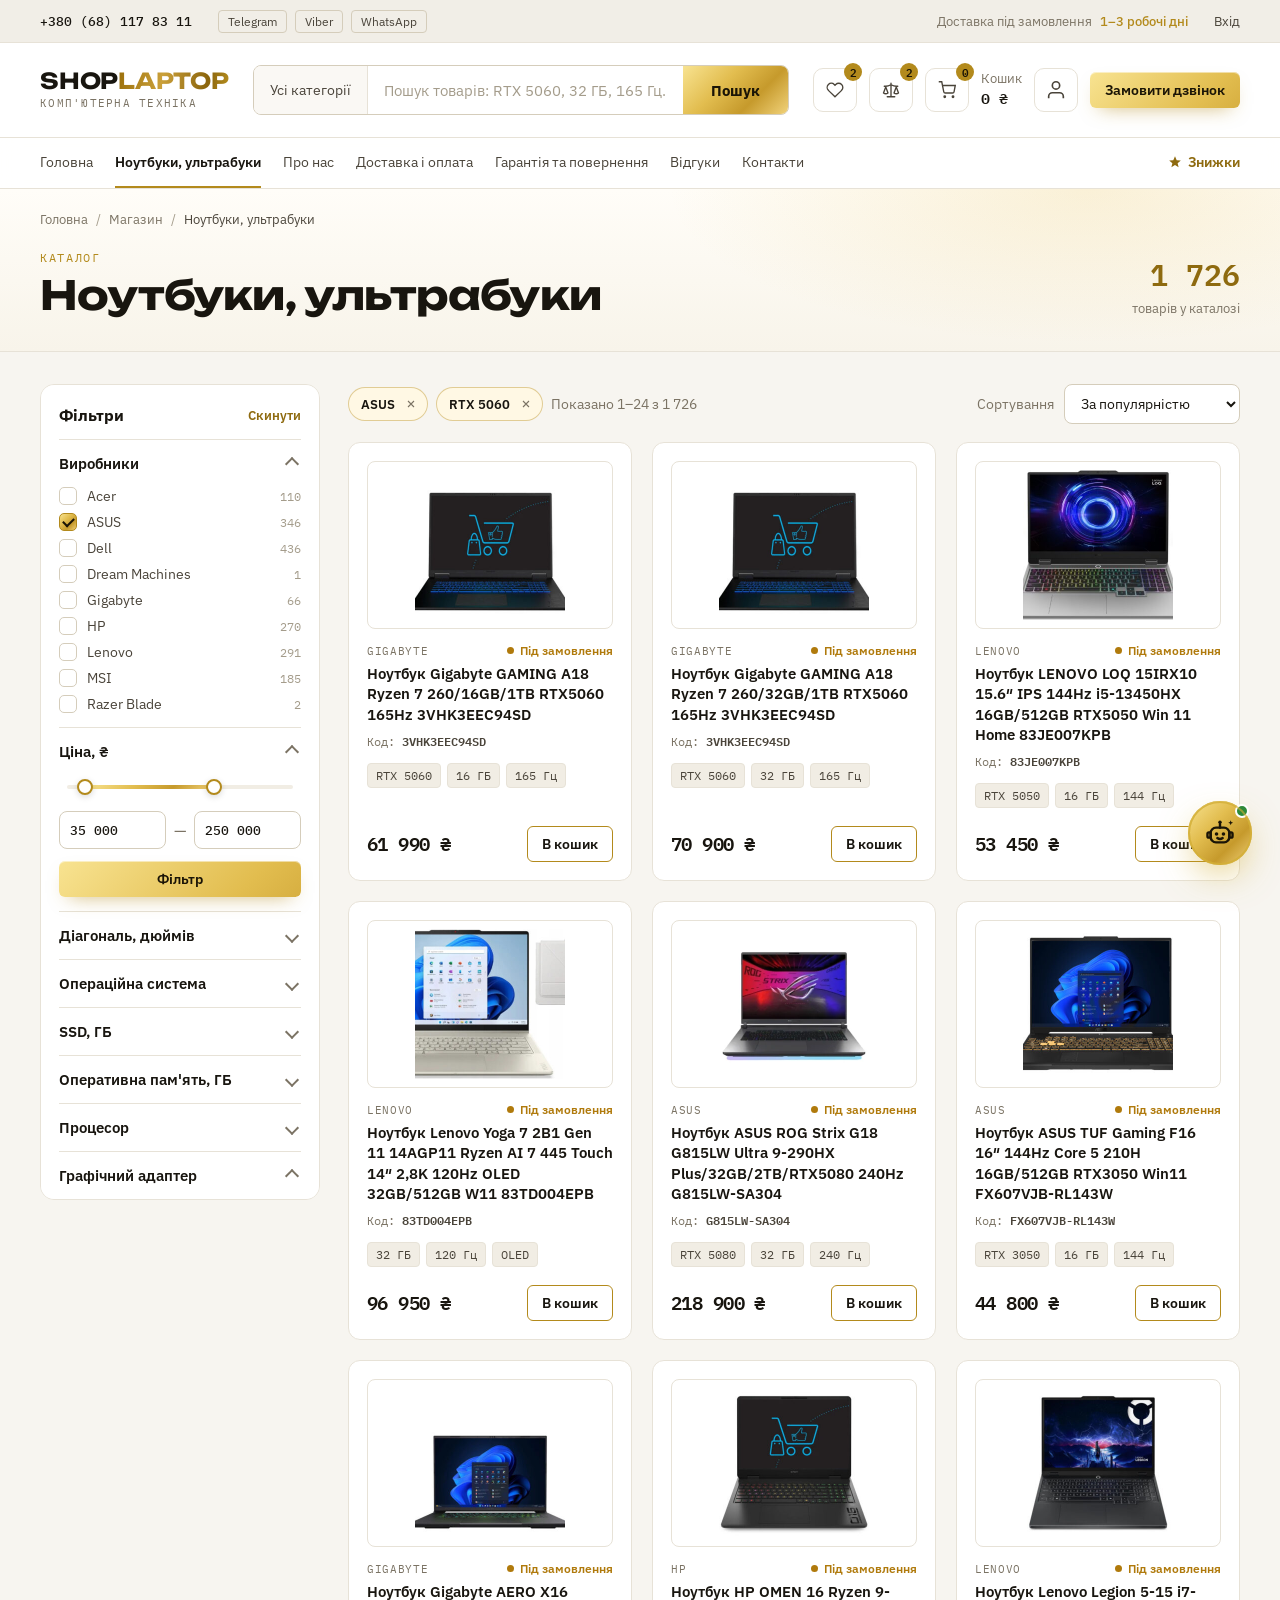
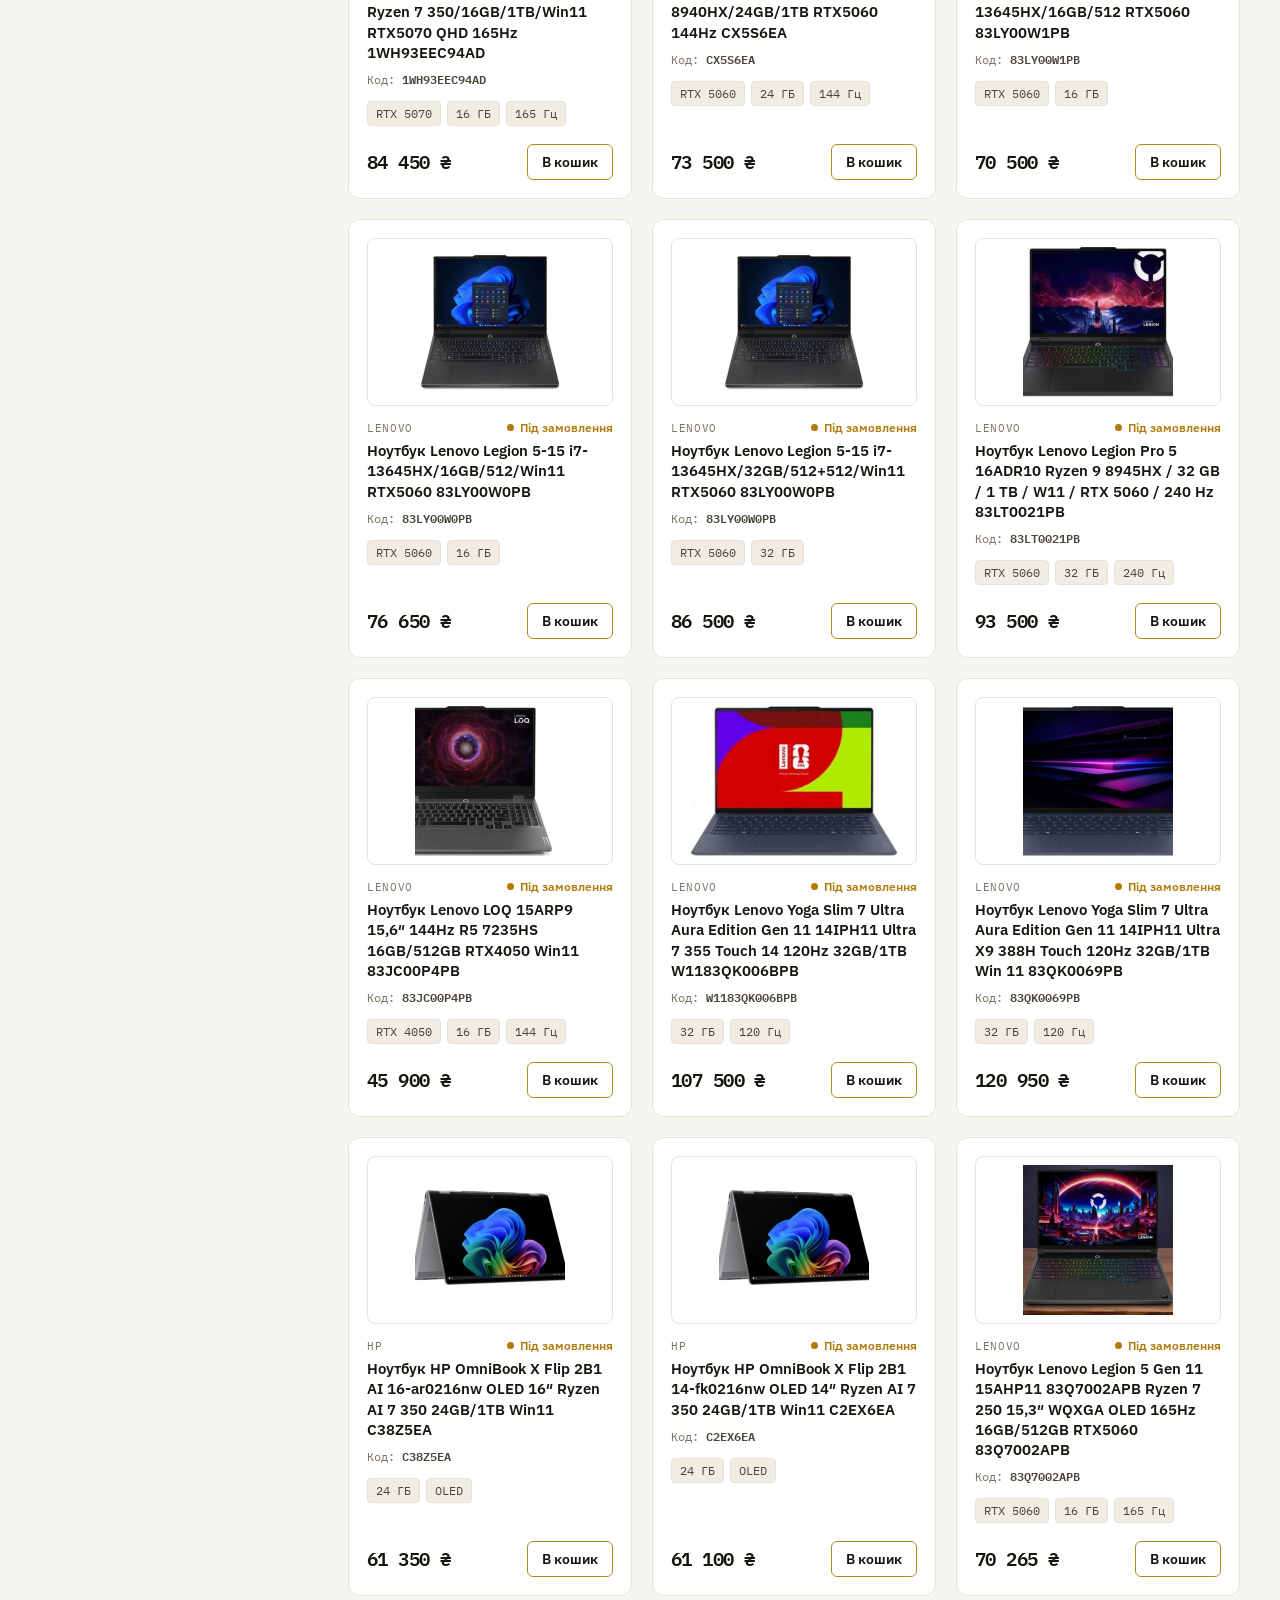
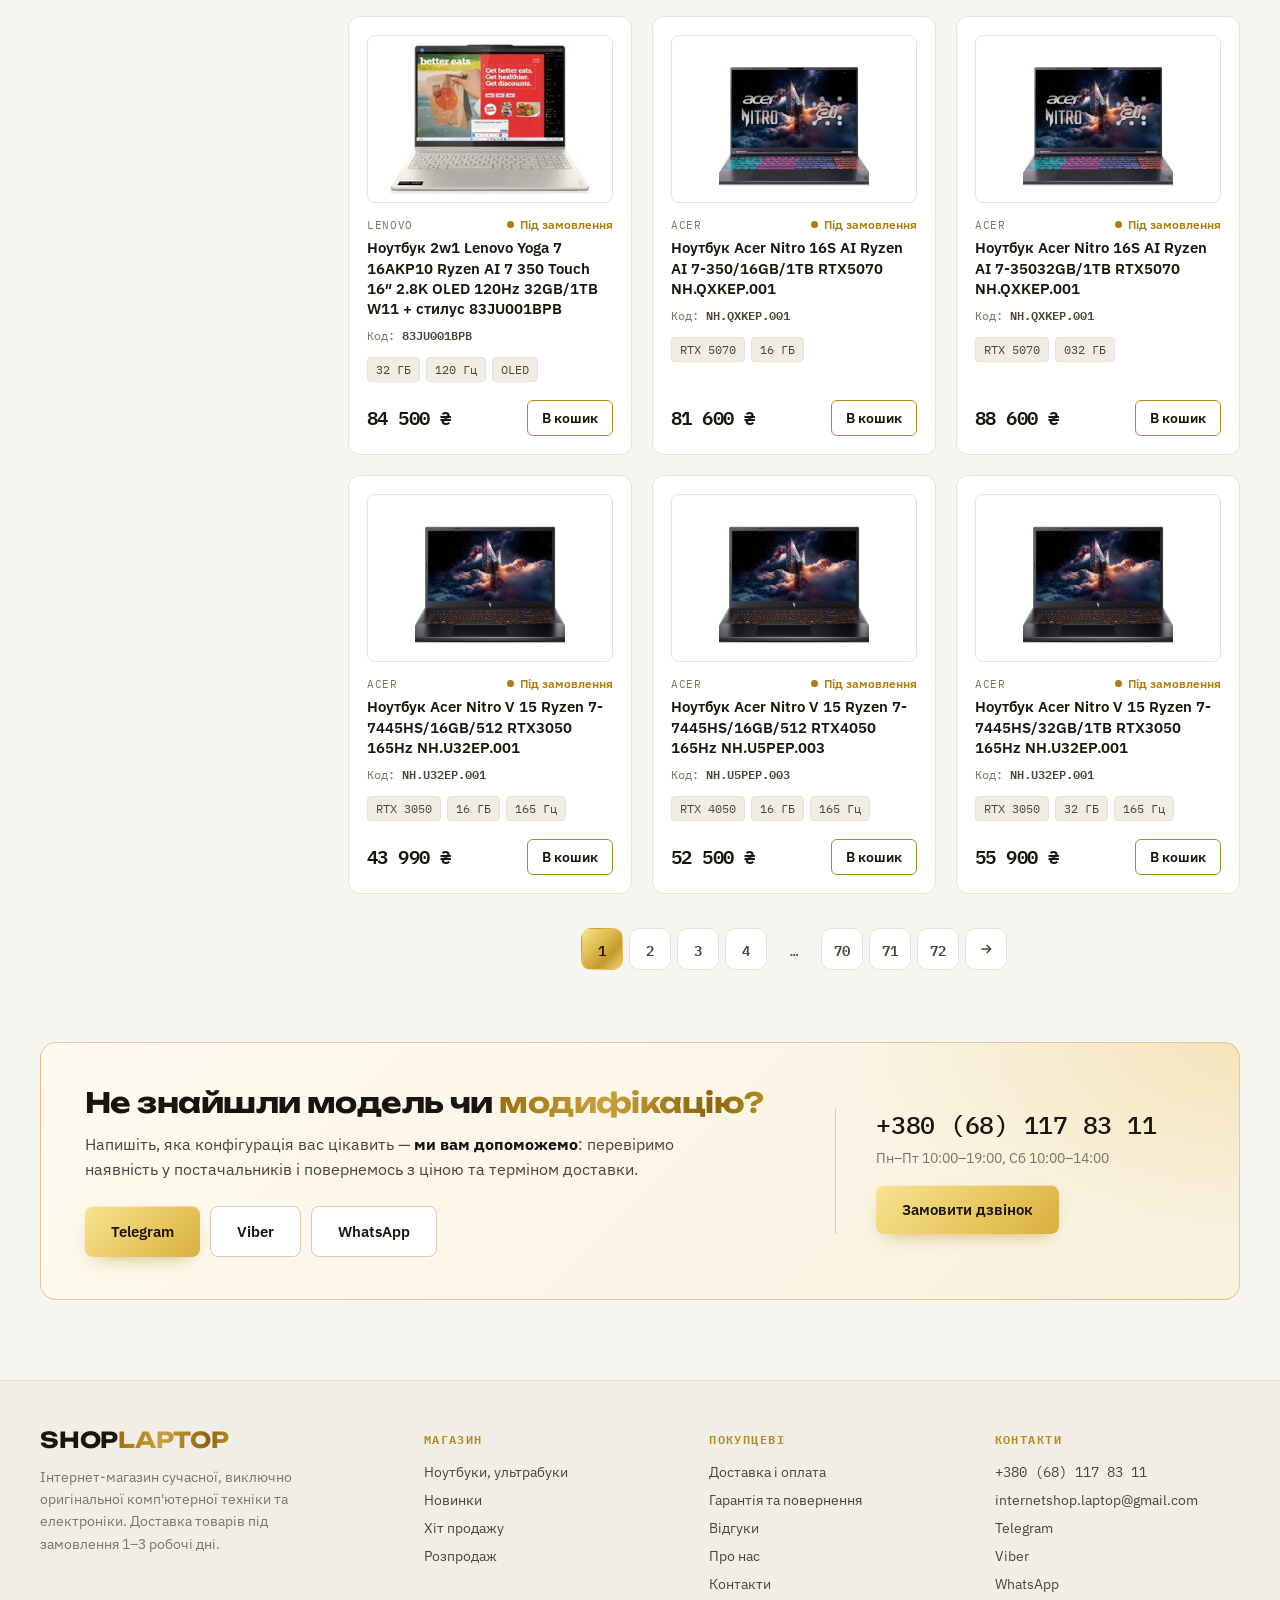
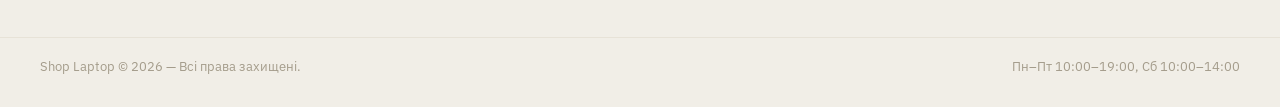
<file: shop.html>
<!DOCTYPE html>
<html lang="uk">
<head>
<meta charset="utf-8">
<meta name="viewport" content="width=device-width, initial-scale=1">
<title>Ноутбуки, ультрабуки — ShopLaptop</title>
<meta name="description" content="ShopLaptop — інтернет-магазин комп’ютерної техніки">
<link href="assets/fonts/fonts.css" rel="stylesheet">
<link href="assets/css/site.css" rel="stylesheet">
</head>
<body>
<header>
  <div class="topbar">
    <div class="wrap">
      <a class="phone" href="tel:+380681178311">+380 (68) 117 83 11</a>
      <div class="msgr">
        <a href="https://t.me/noytbook_meneger">Telegram</a>
        <a href="#">Viber</a>
        <a href="#">WhatsApp</a>
      </div>
      <span class="note">Доставка під замовлення <b>1–3 робочі дні</b></span>
      <a class="tl" href="my-account.html" data-auth-top>Вхід</a>
    </div>
  </div>
  <div class="mainbar">
    <div class="wrap">
      <a class="logo" href="index.html">
        <span class="logo-word">SHOP<span class="gold-text">LAPTOP</span></span>
        <span class="logo-sub">комп'ютерна техніка</span>
      </a>
      <form class="search" action="shop.html">
        <div class="cat">Усі категорії</div>
        <input type="text" name="s" placeholder="Пошук товарів: RTX 5060, 32 ГБ, 165 Гц…">
        <button type="submit">Пошук</button>
      </form>
      <div class="hdr-actions">
        <a class="icon-link" href="spysok-bazhan.html" title="Список бажань"><svg width="18" height="18" viewBox="0 0 24 24" fill="none" stroke="currentColor" stroke-width="1.8"><path d="M20.8 4.6a5.5 5.5 0 0 0-7.8 0L12 5.7l-1-1.1a5.5 5.5 0 0 0-7.8 7.8l1 1.1L12 21l7.8-7.5 1-1.1a5.5 5.5 0 0 0 0-7.8z"/></svg><span class="badge" data-wish-count>2</span></a>
        <a class="icon-link" href="porivniaty.html" title="Порівняння"><svg width="18" height="18" viewBox="0 0 24 24" fill="none" stroke="currentColor" stroke-width="1.8" stroke-linecap="round" stroke-linejoin="round"><path d="m16 16 3-8 3 8c-.87.65-1.92 1-3 1s-2.13-.35-3-1Z"/><path d="m2 16 3-8 3 8c-.87.65-1.92 1-3 1s-2.13-.35-3-1Z"/><path d="M7 21h10M12 3v18M3 7h2c2 0 5-1 7-2 2 1 5 2 7 2h2"/></svg><span class="badge" data-compare-count>2</span></a>
        <a class="icon-link" href="cart.html" title="Кошик"><svg width="18" height="18" viewBox="0 0 24 24" fill="none" stroke="currentColor" stroke-width="1.8"><circle cx="9" cy="21" r="1"/><circle cx="20" cy="21" r="1"/><path d="M1 1h4l2.7 13.4a2 2 0 0 0 2 1.6h9.7a2 2 0 0 0 2-1.6L23 6H6"/></svg><span class="badge" data-cart-count>0</span></a>
        <a class="cart" href="cart.html"><span>Кошик</span><b data-cart-sum>0 ₴</b></a>
        <div class="acct" data-acct>
          <a class="icon-link acct-out" href="my-account.html" title="Увійти"><svg width="22" height="22" viewBox="0 0 24 24" fill="none" stroke="currentColor" stroke-width="1.8"><path d="M20 21v-2a4 4 0 0 0-4-4H8a4 4 0 0 0-4 4v2"/><circle cx="12" cy="7" r="4"/></svg></a>
          <div class="acct-in">
            <button class="acct-chip" type="button"><span class="acct-ava" data-acct-ini>К</span><span class="acct-txt"><b data-acct-name>Мій кабінет</b><em data-acct-phone></em></span></button>
            <div class="acct-menu">
              <div class="acct-menu-head"><span class="acct-ava big" data-acct-ini>К</span><span><b data-acct-name>Мій кабінет</b><em data-acct-phone></em></span></div>
              <a href="my-account.html"><svg width="22" height="22" viewBox="0 0 24 24" fill="none" stroke="currentColor" stroke-width="1.8"><path d="M20 21v-2a4 4 0 0 0-4-4H8a4 4 0 0 0-4 4v2"/><circle cx="12" cy="7" r="4"/></svg> Мій кабінет</a>
              <a href="my-account.html#orders"><svg width="22" height="22" viewBox="0 0 24 24" fill="none" stroke="currentColor" stroke-width="1.8"><path d="M21 16V8a2 2 0 0 0-1-1.7l-7-4a2 2 0 0 0-2 0l-7 4A2 2 0 0 0 3 8v8a2 2 0 0 0 1 1.7l7 4a2 2 0 0 0 2 0l7-4a2 2 0 0 0 1-1.7z"/><path d="M3.3 7 12 12l8.7-5M12 22V12"/></svg> Мої замовлення</a>
              <a href="spysok-bazhan.html"><svg width="18" height="18" viewBox="0 0 24 24" fill="none" stroke="currentColor" stroke-width="1.8"><path d="M20.8 4.6a5.5 5.5 0 0 0-7.8 0L12 5.7l-1-1.1a5.5 5.5 0 0 0-7.8 7.8l1 1.1L12 21l7.8-7.5 1-1.1a5.5 5.5 0 0 0 0-7.8z"/></svg> Список бажань</a>
              <button type="button" data-logout><svg width="18" height="18" viewBox="0 0 24 24" fill="none" stroke="currentColor" stroke-width="1.8"><path d="M9 21H5a2 2 0 0 1-2-2V5a2 2 0 0 1 2-2h4M16 17l5-5-5-5M21 12H9"/></svg> Вийти</button>
            </div>
          </div>
        </div>
        <button class="btn btn-gold btn-sm" data-callback>Замовити дзвінок</button>
      </div>
    </div>
  </div>
</header>
<nav class="navbar">
  <div class="wrap">
    <a href="index.html">Головна</a><a class="active" href="shop.html">Ноутбуки, ультрабуки</a><a href="pro-nas.html">Про нас</a><a href="dostavka-i-oplata.html">Доставка і оплата</a><a href="harantiia-ta-povernennia.html">Гарантія та повернення</a><a href="vidhuky.html">Відгуки</a><a href="kontakty.html">Контакти</a>
    <a class="sale push" href="index.html#deals"><svg width="14" height="14" viewBox="0 0 24 24" fill="currentColor"><path d="M12 2l2.9 6.9L22 9.3l-5.5 4.7 1.7 7.1L12 17.3 5.8 21.1l1.7-7.1L2 9.3l7.1-.4z"/></svg>Знижки</a>
  </div>
</nav>
<section class="phead">
  <div class="wrap">
    <nav class="crumbs"><a href="index.html">Головна</a><i>/</i><a href="shop.html">Магазин</a><i>/</i><span>Ноутбуки, ультрабуки</span></nav>
    <div class="phead-row">
      <div>
        <div class="kicker">Каталог</div>
        <h1>Ноутбуки, ультрабуки</h1>
        
      </div>
      <div class="phead-stat"><b>1 726</b><span>товарів у каталозі</span></div>
    </div>
  </div>
</section>
<main class="wrap shop">
  <aside class="filters">
    <div class="f-head"><b>Фільтри</b><a href="#">Скинути</a></div>
    <details class="fgroup" open><summary>Виробники</summary><div class="fbody"><label class="chk"><input type="checkbox"><i></i><span>Acer</span><em>110</em></label><label class="chk"><input type="checkbox" checked><i></i><span>ASUS</span><em>346</em></label><label class="chk"><input type="checkbox"><i></i><span>Dell</span><em>436</em></label><label class="chk"><input type="checkbox"><i></i><span>Dream Machines</span><em>1</em></label><label class="chk"><input type="checkbox"><i></i><span>Gigabyte</span><em>66</em></label><label class="chk"><input type="checkbox"><i></i><span>HP</span><em>270</em></label><label class="chk"><input type="checkbox"><i></i><span>Lenovo</span><em>291</em></label><label class="chk"><input type="checkbox"><i></i><span>MSI</span><em>185</em></label><label class="chk"><input type="checkbox"><i></i><span>Razer Blade</span><em>2</em></label></div></details><details class="fgroup" open><summary>Ціна, ₴</summary><div class="fbody">
            <div class="range"><i style="left:8%;right:35%"></i><b style="left:8%"></b><b style="left:65%"></b></div>
            <div class="price-inp"><input type="text" value="35 000"><span>—</span><input type="text" value="250 000"></div>
            <button class="btn btn-gold btn-sm btn-block">Фільтр</button></div></details><details class="fgroup"><summary>Діагональ, дюймів</summary><div class="fbody"><label class="chk"><input type="checkbox"><i></i><span>13,3</span><em>71</em></label><label class="chk"><input type="checkbox"><i></i><span>13,4</span><em>30</em></label><label class="chk"><input type="checkbox"><i></i><span>14</span><em>427</em></label><label class="chk"><input type="checkbox"><i></i><span>14,5</span><em>7</em></label><label class="chk"><input type="checkbox"><i></i><span>15,6</span><em>220</em></label><label class="chk"><input type="checkbox"><i></i><span>16</span><em>639</em></label><label class="chk"><input type="checkbox"><i></i><span>16,3</span><em>31</em></label><label class="chk"><input type="checkbox"><i></i><span>17,3</span><em>83</em></label><label class="chk"><input type="checkbox"><i></i><span>18</span><em>136</em></label></div></details><details class="fgroup"><summary>Операційна система</summary><div class="fbody"><label class="chk"><input type="checkbox"><i></i><span>Windows 11 Pro</span><em>844</em></label><label class="chk"><input type="checkbox"><i></i><span>Windows 11 Home</span><em>551</em></label><label class="chk"><input type="checkbox"><i></i><span>Windows 10 Pro</span><em>3</em></label><label class="chk"><input type="checkbox"><i></i><span>Без ОС</span><em>310</em></label></div></details><details class="fgroup"><summary>SSD, ГБ</summary><div class="fbody"><label class="chk"><input type="checkbox"><i></i><span>256</span><em>7</em></label><label class="chk"><input type="checkbox"><i></i><span>512</span><em>661</em></label><label class="chk"><input type="checkbox"><i></i><span>1000</span><em>778</em></label><label class="chk"><input type="checkbox"><i></i><span>2000</span><em>191</em></label><label class="chk"><input type="checkbox"><i></i><span>4000</span><em>39</em></label><label class="chk"><input type="checkbox"><i></i><span>8000</span><em>2</em></label></div></details><details class="fgroup"><summary>Оперативна пам'ять, ГБ</summary><div class="fbody"><label class="chk"><input type="checkbox"><i></i><span>8</span><em>23</em></label><label class="chk"><input type="checkbox"><i></i><span>16</span><em>743</em></label><label class="chk"><input type="checkbox"><i></i><span>24</span><em>20</em></label><label class="chk"><input type="checkbox"><i></i><span>32</span><em>729</em></label><label class="chk"><input type="checkbox"><i></i><span>64</span><em>178</em></label><label class="chk"><input type="checkbox"><i></i><span>96</span><em>4</em></label><label class="chk"><input type="checkbox"><i></i><span>128</span><em>7</em></label></div></details><details class="fgroup"><summary>Процесор</summary><div class="fbody"><label class="chk"><input type="checkbox"><i></i><span>AMD Ryzen 5</span><em>60</em></label><label class="chk"><input type="checkbox"><i></i><span>AMD Ryzen 7</span><em>138</em></label><label class="chk"><input type="checkbox"><i></i><span>AMD Ryzen 9</span><em>50</em></label><label class="chk"><input type="checkbox"><i></i><span>AMD Ryzen AI 9 HX 370</span><em>27</em></label><label class="chk"><input type="checkbox"><i></i><span>AMD Ryzen AI Max+ 395</span><em>14</em></label><label class="chk"><input type="checkbox"><i></i><span>Intel Core i5</span><em>175</em></label><label class="chk"><input type="checkbox"><i></i><span>Intel Core i7</span><em>272</em></label><label class="chk"><input type="checkbox"><i></i><span>Intel Core i9</span><em>107</em></label><label class="chk"><input type="checkbox"><i></i><span>Intel Core Ultra 7</span><em>330</em></label><label class="chk"><input type="checkbox"><i></i><span>Intel Core Ultra 9</span><em>219</em></label><label class="chk"><input type="checkbox"><i></i><span>Qualcomm Snapdragon X Elite</span><em>11</em></label></div></details><details class="fgroup" open><summary>Графічний адаптер</summary><div class="fbody"><label class="chk"><input type="checkbox"><i></i><span>RTX 4050</span><em>99</em></label><label class="chk"><input type="checkbox"><i></i><span>RTX 4060</span><em>64</em></label><label class="chk"><input type="checkbox"><i></i><span>RTX 5050</span><em>63</em></label><label class="chk"><input type="checkbox" checked><i></i><span>RTX 5060</span><em>190</em></label><label class="chk"><input type="checkbox"><i></i><span>RTX 5070</span><em>82</em></label><label class="chk"><input type="checkbox"><i></i><span>RTX 5070 Ti</span><em>38</em></label><label class="chk"><input type="checkbox"><i></i><span>RTX 5080</span><em>55</em></label><label class="chk"><input type="checkbox"><i></i><span>RTX 5090</span><em>72</em></label><label class="chk"><input type="checkbox"><i></i><span>Intel Arc Graphics</span><em>166</em></label><label class="chk"><input type="checkbox"><i></i><span>AMD Radeon 780M</span><em>21</em></label></div></details>
  </aside>
  <section class="shop-main">
    <div class="toolbar">
      <div class="chips">
        <span class="fchip">ASUS <button><svg width="16" height="16" viewBox="0 0 24 24" fill="none" stroke="currentColor" stroke-width="2.2"><path d="M18 6 6 18M6 6l12 12"/></svg></button></span>
        <span class="fchip">RTX 5060 <button><svg width="16" height="16" viewBox="0 0 24 24" fill="none" stroke="currentColor" stroke-width="2.2"><path d="M18 6 6 18M6 6l12 12"/></svg></button></span>
        <span class="muted">Показано 1–24 з 1 726</span>
      </div>
      <label class="sort">Сортування
        <select><option>За популярністю</option><option>Спочатку новинки</option><option>Ціна: за зростанням</option><option>Ціна: за спаданням</option></select>
      </label>
    </div>
    <div class="grid3">
<article class="card pcard" data-href="product.html">
        <div class="img">
          <div class="pc-actions">
            <button class="pc-act" data-wish title="До списку бажань"><svg width="18" height="18" viewBox="0 0 24 24" fill="none" stroke="currentColor" stroke-width="1.8"><path d="M20.8 4.6a5.5 5.5 0 0 0-7.8 0L12 5.7l-1-1.1a5.5 5.5 0 0 0-7.8 7.8l1 1.1L12 21l7.8-7.5 1-1.1a5.5 5.5 0 0 0 0-7.8z"/></svg></button>
            <button class="pc-act" data-compare title="Порівняти"><svg width="18" height="18" viewBox="0 0 24 24" fill="none" stroke="currentColor" stroke-width="1.8" stroke-linecap="round" stroke-linejoin="round"><path d="m16 16 3-8 3 8c-.87.65-1.92 1-3 1s-2.13-.35-3-1Z"/><path d="m2 16 3-8 3 8c-.87.65-1.92 1-3 1s-2.13-.35-3-1Z"/><path d="M7 21h10M12 3v18M3 7h2c2 0 5-1 7-2 2 1 5 2 7 2h2"/></svg></button>
          </div>
          <img loading="lazy" src="assets/img/products/pr_2025_10_16_8_56_18_877_01-1-300x300.jpg" alt="Ноутбук Gigabyte GAMING A18 Ryzen 7 260/16GB/1TB RTX5060 165Hz 3VHK3EEC94SD">
        </div>
        <div class="pc-meta"><span class="brand">Gigabyte</span><span class="st order">Під замовлення</span></div>
        <h4><a href="product.html">Ноутбук Gigabyte GAMING A18 Ryzen 7 260/16GB/1TB RTX5060 165Hz 3VHK3EEC94SD</a></h4>
        <div class="sku">Код: <b>3VHK3EEC94SD</b></div>
        <div class="specs"><span>RTX 5060</span><span>16 ГБ</span><span>165 Гц</span></div>
        <div class="bottom"><span class="new">61 990 ₴</span><button class="btn-line" data-add="Ноутбук Gigabyte GAMING A18 Ryzen 7 260/16GB/1TB RTX5060 165Hz 3VHK3EEC94SD" data-price="61990">В кошик</button></div>
      </article>
<article class="card pcard" data-href="product.html">
        <div class="img">
          <div class="pc-actions">
            <button class="pc-act" data-wish title="До списку бажань"><svg width="18" height="18" viewBox="0 0 24 24" fill="none" stroke="currentColor" stroke-width="1.8"><path d="M20.8 4.6a5.5 5.5 0 0 0-7.8 0L12 5.7l-1-1.1a5.5 5.5 0 0 0-7.8 7.8l1 1.1L12 21l7.8-7.5 1-1.1a5.5 5.5 0 0 0 0-7.8z"/></svg></button>
            <button class="pc-act" data-compare title="Порівняти"><svg width="18" height="18" viewBox="0 0 24 24" fill="none" stroke="currentColor" stroke-width="1.8" stroke-linecap="round" stroke-linejoin="round"><path d="m16 16 3-8 3 8c-.87.65-1.92 1-3 1s-2.13-.35-3-1Z"/><path d="m2 16 3-8 3 8c-.87.65-1.92 1-3 1s-2.13-.35-3-1Z"/><path d="M7 21h10M12 3v18M3 7h2c2 0 5-1 7-2 2 1 5 2 7 2h2"/></svg></button>
          </div>
          <img loading="lazy" src="assets/img/products/pr_2025_10_16_8_56_18_877_01-1-300x300.jpg" alt="Ноутбук Gigabyte GAMING A18 Ryzen 7 260/32GB/1TB RTX5060 165Hz 3VHK3EEC94SD">
        </div>
        <div class="pc-meta"><span class="brand">Gigabyte</span><span class="st order">Під замовлення</span></div>
        <h4><a href="product.html">Ноутбук Gigabyte GAMING A18 Ryzen 7 260/32GB/1TB RTX5060 165Hz 3VHK3EEC94SD</a></h4>
        <div class="sku">Код: <b>3VHK3EEC94SD</b></div>
        <div class="specs"><span>RTX 5060</span><span>32 ГБ</span><span>165 Гц</span></div>
        <div class="bottom"><span class="new">70 900 ₴</span><button class="btn-line" data-add="Ноутбук Gigabyte GAMING A18 Ryzen 7 260/32GB/1TB RTX5060 165Hz 3VHK3EEC94SD" data-price="70900">В кошик</button></div>
      </article>
<article class="card pcard" data-href="product.html">
        <div class="img">
          <div class="pc-actions">
            <button class="pc-act" data-wish title="До списку бажань"><svg width="18" height="18" viewBox="0 0 24 24" fill="none" stroke="currentColor" stroke-width="1.8"><path d="M20.8 4.6a5.5 5.5 0 0 0-7.8 0L12 5.7l-1-1.1a5.5 5.5 0 0 0-7.8 7.8l1 1.1L12 21l7.8-7.5 1-1.1a5.5 5.5 0 0 0 0-7.8z"/></svg></button>
            <button class="pc-act" data-compare title="Порівняти"><svg width="18" height="18" viewBox="0 0 24 24" fill="none" stroke="currentColor" stroke-width="1.8" stroke-linecap="round" stroke-linejoin="round"><path d="m16 16 3-8 3 8c-.87.65-1.92 1-3 1s-2.13-.35-3-1Z"/><path d="m2 16 3-8 3 8c-.87.65-1.92 1-3 1s-2.13-.35-3-1Z"/><path d="M7 21h10M12 3v18M3 7h2c2 0 5-1 7-2 2 1 5 2 7 2h2"/></svg></button>
          </div>
          <img loading="lazy" src="assets/img/products/laptop-lenovo-loq-15irx10-15.6-ips-144hz-i5-13450hx-16gb-ram-512gb-ssd-geforce-rtx5050-windows-11-home-funkcje-ai-2-300x300.jpg" alt="Ноутбук LENOVO LOQ 15IRX10 15.6″ IPS 144Hz i5-13450HX 16GB/512GB RTX5050 Win 11 Home 83JE007KPB">
        </div>
        <div class="pc-meta"><span class="brand">LENOVO</span><span class="st order">Під замовлення</span></div>
        <h4><a href="product.html">Ноутбук LENOVO LOQ 15IRX10 15.6″ IPS 144Hz i5-13450HX 16GB/512GB RTX5050 Win 11 Home 83JE007KPB</a></h4>
        <div class="sku">Код: <b>83JE007KPB</b></div>
        <div class="specs"><span>RTX 5050</span><span>16 ГБ</span><span>144 Гц</span></div>
        <div class="bottom"><span class="new">53 450 ₴</span><button class="btn-line" data-add="Ноутбук LENOVO LOQ 15IRX10 15.6″ IPS 144Hz i5-13450HX 16GB/512GB RTX5050 Win 11 Home 83JE007KPB" data-price="53450">В кошик</button></div>
      </article>
<article class="card pcard" data-href="product.html">
        <div class="img">
          <div class="pc-actions">
            <button class="pc-act" data-wish title="До списку бажань"><svg width="18" height="18" viewBox="0 0 24 24" fill="none" stroke="currentColor" stroke-width="1.8"><path d="M20.8 4.6a5.5 5.5 0 0 0-7.8 0L12 5.7l-1-1.1a5.5 5.5 0 0 0-7.8 7.8l1 1.1L12 21l7.8-7.5 1-1.1a5.5 5.5 0 0 0 0-7.8z"/></svg></button>
            <button class="pc-act" data-compare title="Порівняти"><svg width="18" height="18" viewBox="0 0 24 24" fill="none" stroke="currentColor" stroke-width="1.8" stroke-linecap="round" stroke-linejoin="round"><path d="m16 16 3-8 3 8c-.87.65-1.92 1-3 1s-2.13-.35-3-1Z"/><path d="m2 16 3-8 3 8c-.87.65-1.92 1-3 1s-2.13-.35-3-1Z"/><path d="M7 21h10M12 3v18M3 7h2c2 0 5-1 7-2 2 1 5 2 7 2h2"/></svg></button>
          </div>
          <img loading="lazy" src="assets/img/products/i-laptop-lenovo-yoga-7-2-in-1-14agp11-14-ryzen7-32gb-512gb-win11-83td004epb-300x300.jpg" alt="Ноутбук Lenovo Yoga 7 2В1 Gen 11 14AGP11 Ryzen AI 7 445 Touch 14″ 2,8K 120Hz OLED 32GB/512GB W11 83TD004EPB">
        </div>
        <div class="pc-meta"><span class="brand">Lenovo</span><span class="st order">Під замовлення</span></div>
        <h4><a href="product.html">Ноутбук Lenovo Yoga 7 2В1 Gen 11 14AGP11 Ryzen AI 7 445 Touch 14″ 2,8K 120Hz OLED 32GB/512GB W11 83TD004EPB</a></h4>
        <div class="sku">Код: <b>83TD004EPB</b></div>
        <div class="specs"><span>32 ГБ</span><span>120 Гц</span><span>OLED</span></div>
        <div class="bottom"><span class="new">96 950 ₴</span><button class="btn-line" data-add="Ноутбук Lenovo Yoga 7 2В1 Gen 11 14AGP11 Ryzen AI 7 445 Touch 14″ 2,8K 120Hz OLED 32GB/512GB W11 83TD004EPB" data-price="96950">В кошик</button></div>
      </article>
<article class="card pcard" data-href="product.html">
        <div class="img">
          <div class="pc-actions">
            <button class="pc-act" data-wish title="До списку бажань"><svg width="18" height="18" viewBox="0 0 24 24" fill="none" stroke="currentColor" stroke-width="1.8"><path d="M20.8 4.6a5.5 5.5 0 0 0-7.8 0L12 5.7l-1-1.1a5.5 5.5 0 0 0-7.8 7.8l1 1.1L12 21l7.8-7.5 1-1.1a5.5 5.5 0 0 0 0-7.8z"/></svg></button>
            <button class="pc-act" data-compare title="Порівняти"><svg width="18" height="18" viewBox="0 0 24 24" fill="none" stroke="currentColor" stroke-width="1.8" stroke-linecap="round" stroke-linejoin="round"><path d="m16 16 3-8 3 8c-.87.65-1.92 1-3 1s-2.13-.35-3-1Z"/><path d="m2 16 3-8 3 8c-.87.65-1.92 1-3 1s-2.13-.35-3-1Z"/><path d="M7 21h10M12 3v18M3 7h2c2 0 5-1 7-2 2 1 5 2 7 2h2"/></svg></button>
          </div>
          <img loading="lazy" src="assets/img/products/400px_asus-ekran-g815lr-przod-300x300.webp" alt="Ноутбук ASUS ROG Strix G18 G815LW Ultra 9-290HX Plus/32GB/2TB/RTX5080 240Hz G815LW-SA304">
        </div>
        <div class="pc-meta"><span class="brand">ASUS</span><span class="st order">Під замовлення</span></div>
        <h4><a href="product.html">Ноутбук ASUS ROG Strix G18 G815LW Ultra 9-290HX Plus/32GB/2TB/RTX5080 240Hz G815LW-SA304</a></h4>
        <div class="sku">Код: <b>G815LW-SA304</b></div>
        <div class="specs"><span>RTX 5080</span><span>32 ГБ</span><span>240 Гц</span></div>
        <div class="bottom"><span class="new">218 900 ₴</span><button class="btn-line" data-add="Ноутбук ASUS ROG Strix G18 G815LW Ultra 9-290HX Plus/32GB/2TB/RTX5080 240Hz G815LW-SA304" data-price="218900">В кошик</button></div>
      </article>
<article class="card pcard" data-href="product.html">
        <div class="img">
          <div class="pc-actions">
            <button class="pc-act" data-wish title="До списку бажань"><svg width="18" height="18" viewBox="0 0 24 24" fill="none" stroke="currentColor" stroke-width="1.8"><path d="M20.8 4.6a5.5 5.5 0 0 0-7.8 0L12 5.7l-1-1.1a5.5 5.5 0 0 0-7.8 7.8l1 1.1L12 21l7.8-7.5 1-1.1a5.5 5.5 0 0 0 0-7.8z"/></svg></button>
            <button class="pc-act" data-compare title="Порівняти"><svg width="18" height="18" viewBox="0 0 24 24" fill="none" stroke="currentColor" stroke-width="1.8" stroke-linecap="round" stroke-linejoin="round"><path d="m16 16 3-8 3 8c-.87.65-1.92 1-3 1s-2.13-.35-3-1Z"/><path d="m2 16 3-8 3 8c-.87.65-1.92 1-3 1s-2.13-.35-3-1Z"/><path d="M7 21h10M12 3v18M3 7h2c2 0 5-1 7-2 2 1 5 2 7 2h2"/></svg></button>
          </div>
          <img loading="lazy" src="assets/img/products/asus-laptop-asus-f16-c5-16-512-3050-w11191218243201_5-300x300.jpg" alt="Ноутбук ASUS TUF Gaming F16 16″ 144Hz Core 5 210H 16GB/512GB RTX3050 Win11 FX607VJB-RL143W">
        </div>
        <div class="pc-meta"><span class="brand">ASUS</span><span class="st order">Під замовлення</span></div>
        <h4><a href="product.html">Ноутбук ASUS TUF Gaming F16 16″ 144Hz Core 5 210H 16GB/512GB RTX3050 Win11 FX607VJB-RL143W</a></h4>
        <div class="sku">Код: <b>FX607VJB-RL143W</b></div>
        <div class="specs"><span>RTX 3050</span><span>16 ГБ</span><span>144 Гц</span></div>
        <div class="bottom"><span class="new">44 800 ₴</span><button class="btn-line" data-add="Ноутбук ASUS TUF Gaming F16 16″ 144Hz Core 5 210H 16GB/512GB RTX3050 Win11 FX607VJB-RL143W" data-price="44800">В кошик</button></div>
      </article>
<article class="card pcard" data-href="product.html">
        <div class="img">
          <div class="pc-actions">
            <button class="pc-act" data-wish title="До списку бажань"><svg width="18" height="18" viewBox="0 0 24 24" fill="none" stroke="currentColor" stroke-width="1.8"><path d="M20.8 4.6a5.5 5.5 0 0 0-7.8 0L12 5.7l-1-1.1a5.5 5.5 0 0 0-7.8 7.8l1 1.1L12 21l7.8-7.5 1-1.1a5.5 5.5 0 0 0 0-7.8z"/></svg></button>
            <button class="pc-act" data-compare title="Порівняти"><svg width="18" height="18" viewBox="0 0 24 24" fill="none" stroke="currentColor" stroke-width="1.8" stroke-linecap="round" stroke-linejoin="round"><path d="m16 16 3-8 3 8c-.87.65-1.92 1-3 1s-2.13-.35-3-1Z"/><path d="m2 16 3-8 3 8c-.87.65-1.92 1-3 1s-2.13-.35-3-1Z"/><path d="M7 21h10M12 3v18M3 7h2c2 0 5-1 7-2 2 1 5 2 7 2h2"/></svg></button>
          </div>
          <img loading="lazy" src="assets/img/products/pr_2025_5_22_7_0_7_651_07-300x300.jpg" alt="Ноутбук Gigabyte AERO X16 Ryzen 7 350/16GB/1TB/Win11 RTX5070 QHD 165Hz 1WH93EEC94AD">
        </div>
        <div class="pc-meta"><span class="brand">Gigabyte</span><span class="st order">Під замовлення</span></div>
        <h4><a href="product.html">Ноутбук Gigabyte AERO X16 Ryzen 7 350/16GB/1TB/Win11 RTX5070 QHD 165Hz 1WH93EEC94AD</a></h4>
        <div class="sku">Код: <b>1WH93EEC94AD</b></div>
        <div class="specs"><span>RTX 5070</span><span>16 ГБ</span><span>165 Гц</span></div>
        <div class="bottom"><span class="new">84 450 ₴</span><button class="btn-line" data-add="Ноутбук Gigabyte AERO X16 Ryzen 7 350/16GB/1TB/Win11 RTX5070 QHD 165Hz 1WH93EEC94AD" data-price="84450">В кошик</button></div>
      </article>
<article class="card pcard" data-href="product.html">
        <div class="img">
          <div class="pc-actions">
            <button class="pc-act" data-wish title="До списку бажань"><svg width="18" height="18" viewBox="0 0 24 24" fill="none" stroke="currentColor" stroke-width="1.8"><path d="M20.8 4.6a5.5 5.5 0 0 0-7.8 0L12 5.7l-1-1.1a5.5 5.5 0 0 0-7.8 7.8l1 1.1L12 21l7.8-7.5 1-1.1a5.5 5.5 0 0 0 0-7.8z"/></svg></button>
            <button class="pc-act" data-compare title="Порівняти"><svg width="18" height="18" viewBox="0 0 24 24" fill="none" stroke="currentColor" stroke-width="1.8" stroke-linecap="round" stroke-linejoin="round"><path d="m16 16 3-8 3 8c-.87.65-1.92 1-3 1s-2.13-.35-3-1Z"/><path d="m2 16 3-8 3 8c-.87.65-1.92 1-3 1s-2.13-.35-3-1Z"/><path d="M7 21h10M12 3v18M3 7h2c2 0 5-1 7-2 2 1 5 2 7 2h2"/></svg></button>
          </div>
          <img loading="lazy" src="assets/img/products/pr_2025_11_10_7_8_21_743_00-300x300.jpg" alt="Ноутбук HP OMEN 16 Ryzen 9-8940HX/24GB/1TB RTX5060 144Hz CX5S6EA">
        </div>
        <div class="pc-meta"><span class="brand">HP</span><span class="st order">Під замовлення</span></div>
        <h4><a href="product.html">Ноутбук HP OMEN 16 Ryzen 9-8940HX/24GB/1TB RTX5060 144Hz CX5S6EA</a></h4>
        <div class="sku">Код: <b>CX5S6EA</b></div>
        <div class="specs"><span>RTX 5060</span><span>24 ГБ</span><span>144 Гц</span></div>
        <div class="bottom"><span class="new">73 500 ₴</span><button class="btn-line" data-add="Ноутбук HP OMEN 16 Ryzen 9-8940HX/24GB/1TB RTX5060 144Hz CX5S6EA" data-price="73500">В кошик</button></div>
      </article>
<article class="card pcard" data-href="product.html">
        <div class="img">
          <div class="pc-actions">
            <button class="pc-act" data-wish title="До списку бажань"><svg width="18" height="18" viewBox="0 0 24 24" fill="none" stroke="currentColor" stroke-width="1.8"><path d="M20.8 4.6a5.5 5.5 0 0 0-7.8 0L12 5.7l-1-1.1a5.5 5.5 0 0 0-7.8 7.8l1 1.1L12 21l7.8-7.5 1-1.1a5.5 5.5 0 0 0 0-7.8z"/></svg></button>
            <button class="pc-act" data-compare title="Порівняти"><svg width="18" height="18" viewBox="0 0 24 24" fill="none" stroke="currentColor" stroke-width="1.8" stroke-linecap="round" stroke-linejoin="round"><path d="m16 16 3-8 3 8c-.87.65-1.92 1-3 1s-2.13-.35-3-1Z"/><path d="m2 16 3-8 3 8c-.87.65-1.92 1-3 1s-2.13-.35-3-1Z"/><path d="M7 21h10M12 3v18M3 7h2c2 0 5-1 7-2 2 1 5 2 7 2h2"/></svg></button>
          </div>
          <img loading="lazy" src="assets/img/products/pr_2026_7_28_11_44_4_894_00-300x300.jpg" alt="Ноутбук Lenovo Legion 5-15 i7-13645HX/16GB/512 RTX5060 83LY00W1PB">
        </div>
        <div class="pc-meta"><span class="brand">Lenovo</span><span class="st order">Під замовлення</span></div>
        <h4><a href="product.html">Ноутбук Lenovo Legion 5-15 i7-13645HX/16GB/512 RTX5060 83LY00W1PB</a></h4>
        <div class="sku">Код: <b>83LY00W1PB</b></div>
        <div class="specs"><span>RTX 5060</span><span>16 ГБ</span></div>
        <div class="bottom"><span class="new">70 500 ₴</span><button class="btn-line" data-add="Ноутбук Lenovo Legion 5-15 i7-13645HX/16GB/512 RTX5060 83LY00W1PB" data-price="70500">В кошик</button></div>
      </article>
<article class="card pcard" data-href="product.html">
        <div class="img">
          <div class="pc-actions">
            <button class="pc-act" data-wish title="До списку бажань"><svg width="18" height="18" viewBox="0 0 24 24" fill="none" stroke="currentColor" stroke-width="1.8"><path d="M20.8 4.6a5.5 5.5 0 0 0-7.8 0L12 5.7l-1-1.1a5.5 5.5 0 0 0-7.8 7.8l1 1.1L12 21l7.8-7.5 1-1.1a5.5 5.5 0 0 0 0-7.8z"/></svg></button>
            <button class="pc-act" data-compare title="Порівняти"><svg width="18" height="18" viewBox="0 0 24 24" fill="none" stroke="currentColor" stroke-width="1.8" stroke-linecap="round" stroke-linejoin="round"><path d="m16 16 3-8 3 8c-.87.65-1.92 1-3 1s-2.13-.35-3-1Z"/><path d="m2 16 3-8 3 8c-.87.65-1.92 1-3 1s-2.13-.35-3-1Z"/><path d="M7 21h10M12 3v18M3 7h2c2 0 5-1 7-2 2 1 5 2 7 2h2"/></svg></button>
          </div>
          <img loading="lazy" src="assets/img/products/pr_2026_7_28_9_57_55_218_00-300x300.jpg" alt="Ноутбук Lenovo Legion 5-15 i7-13645HX/16GB/512/Win11 RTX5060 83LY00W0PB">
        </div>
        <div class="pc-meta"><span class="brand">Lenovo</span><span class="st order">Під замовлення</span></div>
        <h4><a href="product.html">Ноутбук Lenovo Legion 5-15 i7-13645HX/16GB/512/Win11 RTX5060 83LY00W0PB</a></h4>
        <div class="sku">Код: <b>83LY00W0PB</b></div>
        <div class="specs"><span>RTX 5060</span><span>16 ГБ</span></div>
        <div class="bottom"><span class="new">76 650 ₴</span><button class="btn-line" data-add="Ноутбук Lenovo Legion 5-15 i7-13645HX/16GB/512/Win11 RTX5060 83LY00W0PB" data-price="76650">В кошик</button></div>
      </article>
<article class="card pcard" data-href="product.html">
        <div class="img">
          <div class="pc-actions">
            <button class="pc-act" data-wish title="До списку бажань"><svg width="18" height="18" viewBox="0 0 24 24" fill="none" stroke="currentColor" stroke-width="1.8"><path d="M20.8 4.6a5.5 5.5 0 0 0-7.8 0L12 5.7l-1-1.1a5.5 5.5 0 0 0-7.8 7.8l1 1.1L12 21l7.8-7.5 1-1.1a5.5 5.5 0 0 0 0-7.8z"/></svg></button>
            <button class="pc-act" data-compare title="Порівняти"><svg width="18" height="18" viewBox="0 0 24 24" fill="none" stroke="currentColor" stroke-width="1.8" stroke-linecap="round" stroke-linejoin="round"><path d="m16 16 3-8 3 8c-.87.65-1.92 1-3 1s-2.13-.35-3-1Z"/><path d="m2 16 3-8 3 8c-.87.65-1.92 1-3 1s-2.13-.35-3-1Z"/><path d="M7 21h10M12 3v18M3 7h2c2 0 5-1 7-2 2 1 5 2 7 2h2"/></svg></button>
          </div>
          <img loading="lazy" src="assets/img/products/pr_2026_7_28_9_57_55_218_00-300x300.jpg" alt="Ноутбук Lenovo Legion 5-15 i7-13645HX/32GB/512+512/Win11 RTX5060 83LY00W0PB">
        </div>
        <div class="pc-meta"><span class="brand">Lenovo</span><span class="st order">Під замовлення</span></div>
        <h4><a href="product.html">Ноутбук Lenovo Legion 5-15 i7-13645HX/32GB/512+512/Win11 RTX5060 83LY00W0PB</a></h4>
        <div class="sku">Код: <b>83LY00W0PB</b></div>
        <div class="specs"><span>RTX 5060</span><span>32 ГБ</span></div>
        <div class="bottom"><span class="new">86 500 ₴</span><button class="btn-line" data-add="Ноутбук Lenovo Legion 5-15 i7-13645HX/32GB/512+512/Win11 RTX5060 83LY00W0PB" data-price="86500">В кошик</button></div>
      </article>
<article class="card pcard" data-href="product.html">
        <div class="img">
          <div class="pc-actions">
            <button class="pc-act" data-wish title="До списку бажань"><svg width="18" height="18" viewBox="0 0 24 24" fill="none" stroke="currentColor" stroke-width="1.8"><path d="M20.8 4.6a5.5 5.5 0 0 0-7.8 0L12 5.7l-1-1.1a5.5 5.5 0 0 0-7.8 7.8l1 1.1L12 21l7.8-7.5 1-1.1a5.5 5.5 0 0 0 0-7.8z"/></svg></button>
            <button class="pc-act" data-compare title="Порівняти"><svg width="18" height="18" viewBox="0 0 24 24" fill="none" stroke="currentColor" stroke-width="1.8" stroke-linecap="round" stroke-linejoin="round"><path d="m16 16 3-8 3 8c-.87.65-1.92 1-3 1s-2.13-.35-3-1Z"/><path d="m2 16 3-8 3 8c-.87.65-1.92 1-3 1s-2.13-.35-3-1Z"/><path d="M7 21h10M12 3v18M3 7h2c2 0 5-1 7-2 2 1 5 2 7 2h2"/></svg></button>
          </div>
          <img loading="lazy" src="assets/img/products/15252482_28_i500-300x300.jpg" alt="Ноутбук Lenovo Legion Pro 5 16ADR10 Ryzen 9 8945HX / 32 GB / 1 TB / W11 / RTX 5060 / 240 Hz 83LT0021PB">
        </div>
        <div class="pc-meta"><span class="brand">Lenovo</span><span class="st order">Під замовлення</span></div>
        <h4><a href="product.html">Ноутбук Lenovo Legion Pro 5 16ADR10 Ryzen 9 8945HX / 32 GB / 1 TB / W11 / RTX 5060 / 240 Hz 83LT0021PB</a></h4>
        <div class="sku">Код: <b>83LT0021PB</b></div>
        <div class="specs"><span>RTX 5060</span><span>32 ГБ</span><span>240 Гц</span></div>
        <div class="bottom"><span class="new">93 500 ₴</span><button class="btn-line" data-add="Ноутбук Lenovo Legion Pro 5 16ADR10 Ryzen 9 8945HX / 32 GB / 1 TB / W11 / RTX 5060 / 240 Hz 83LT0021PB" data-price="93500">В кошик</button></div>
      </article>
<article class="card pcard" data-href="product.html">
        <div class="img">
          <div class="pc-actions">
            <button class="pc-act" data-wish title="До списку бажань"><svg width="18" height="18" viewBox="0 0 24 24" fill="none" stroke="currentColor" stroke-width="1.8"><path d="M20.8 4.6a5.5 5.5 0 0 0-7.8 0L12 5.7l-1-1.1a5.5 5.5 0 0 0-7.8 7.8l1 1.1L12 21l7.8-7.5 1-1.1a5.5 5.5 0 0 0 0-7.8z"/></svg></button>
            <button class="pc-act" data-compare title="Порівняти"><svg width="18" height="18" viewBox="0 0 24 24" fill="none" stroke="currentColor" stroke-width="1.8" stroke-linecap="round" stroke-linejoin="round"><path d="m16 16 3-8 3 8c-.87.65-1.92 1-3 1s-2.13-.35-3-1Z"/><path d="m2 16 3-8 3 8c-.87.65-1.92 1-3 1s-2.13-.35-3-1Z"/><path d="M7 21h10M12 3v18M3 7h2c2 0 5-1 7-2 2 1 5 2 7 2h2"/></svg></button>
          </div>
          <img loading="lazy" src="assets/img/products/lenovo-laptop-loq-15-6-r5-16gb-512gb-w11-mysz185362416849_5-300x300.jpg" alt="Ноутбук Lenovo LOQ 15ARP9 15,6″ 144Hz R5 7235HS 16GB/512GB RTX4050 Win11 83JC00P4PB">
        </div>
        <div class="pc-meta"><span class="brand">Lenovo</span><span class="st order">Під замовлення</span></div>
        <h4><a href="product.html">Ноутбук Lenovo LOQ 15ARP9 15,6″ 144Hz R5 7235HS 16GB/512GB RTX4050 Win11 83JC00P4PB</a></h4>
        <div class="sku">Код: <b>83JC00P4PB</b></div>
        <div class="specs"><span>RTX 4050</span><span>16 ГБ</span><span>144 Гц</span></div>
        <div class="bottom"><span class="new">45 900 ₴</span><button class="btn-line" data-add="Ноутбук Lenovo LOQ 15ARP9 15,6″ 144Hz R5 7235HS 16GB/512GB RTX4050 Win11 83JC00P4PB" data-price="45900">В кошик</button></div>
      </article>
<article class="card pcard" data-href="product.html">
        <div class="img">
          <div class="pc-actions">
            <button class="pc-act" data-wish title="До списку бажань"><svg width="18" height="18" viewBox="0 0 24 24" fill="none" stroke="currentColor" stroke-width="1.8"><path d="M20.8 4.6a5.5 5.5 0 0 0-7.8 0L12 5.7l-1-1.1a5.5 5.5 0 0 0-7.8 7.8l1 1.1L12 21l7.8-7.5 1-1.1a5.5 5.5 0 0 0 0-7.8z"/></svg></button>
            <button class="pc-act" data-compare title="Порівняти"><svg width="18" height="18" viewBox="0 0 24 24" fill="none" stroke="currentColor" stroke-width="1.8" stroke-linecap="round" stroke-linejoin="round"><path d="m16 16 3-8 3 8c-.87.65-1.92 1-3 1s-2.13-.35-3-1Z"/><path d="m2 16 3-8 3 8c-.87.65-1.92 1-3 1s-2.13-.35-3-1Z"/><path d="M7 21h10M12 3v18M3 7h2c2 0 5-1 7-2 2 1 5 2 7 2h2"/></svg></button>
          </div>
          <img loading="lazy" src="assets/img/products/f-laptop-lenovo-yoga-slim-7-ultra-14iph11-14-ultra7-32gb-1tb-win11-83qk006bpb.jpg" alt="Ноутбук Lenovo Yoga Slim 7 Ultra Aura Edition Gen 11 14IPH11 Ultra 7 355 Touch 14 120Hz 32GB/1TB W1183QK006BPB">
        </div>
        <div class="pc-meta"><span class="brand">Lenovo</span><span class="st order">Під замовлення</span></div>
        <h4><a href="product.html">Ноутбук Lenovo Yoga Slim 7 Ultra Aura Edition Gen 11 14IPH11 Ultra 7 355 Touch 14 120Hz 32GB/1TB W1183QK006BPB</a></h4>
        <div class="sku">Код: <b>W1183QK006BPB</b></div>
        <div class="specs"><span>32 ГБ</span><span>120 Гц</span></div>
        <div class="bottom"><span class="new">107 500 ₴</span><button class="btn-line" data-add="Ноутбук Lenovo Yoga Slim 7 Ultra Aura Edition Gen 11 14IPH11 Ultra 7 355 Touch 14 120Hz 32GB/1TB W1183QK006BPB" data-price="107500">В кошик</button></div>
      </article>
<article class="card pcard" data-href="product.html">
        <div class="img">
          <div class="pc-actions">
            <button class="pc-act" data-wish title="До списку бажань"><svg width="18" height="18" viewBox="0 0 24 24" fill="none" stroke="currentColor" stroke-width="1.8"><path d="M20.8 4.6a5.5 5.5 0 0 0-7.8 0L12 5.7l-1-1.1a5.5 5.5 0 0 0-7.8 7.8l1 1.1L12 21l7.8-7.5 1-1.1a5.5 5.5 0 0 0 0-7.8z"/></svg></button>
            <button class="pc-act" data-compare title="Порівняти"><svg width="18" height="18" viewBox="0 0 24 24" fill="none" stroke="currentColor" stroke-width="1.8" stroke-linecap="round" stroke-linejoin="round"><path d="m16 16 3-8 3 8c-.87.65-1.92 1-3 1s-2.13-.35-3-1Z"/><path d="m2 16 3-8 3 8c-.87.65-1.92 1-3 1s-2.13-.35-3-1Z"/><path d="M7 21h10M12 3v18M3 7h2c2 0 5-1 7-2 2 1 5 2 7 2h2"/></svg></button>
          </div>
          <img loading="lazy" src="assets/img/products/i-laptop-lenovo-yoga-slim-7-ultra-14iph11-14-ultrax9-32gb-1tb-win11-83qk0069pb-300x300.jpg" alt="Ноутбук Lenovo Yoga Slim 7 Ultra Aura Edition Gen 11 14IPH11 Ultra X9 388H Touch 120Hz 32GB/1TB Win 11 83QK0069PB">
        </div>
        <div class="pc-meta"><span class="brand">Lenovo</span><span class="st order">Під замовлення</span></div>
        <h4><a href="product.html">Ноутбук Lenovo Yoga Slim 7 Ultra Aura Edition Gen 11 14IPH11 Ultra X9 388H Touch 120Hz 32GB/1TB Win 11 83QK0069PB</a></h4>
        <div class="sku">Код: <b>83QK0069PB</b></div>
        <div class="specs"><span>32 ГБ</span><span>120 Гц</span></div>
        <div class="bottom"><span class="new">120 950 ₴</span><button class="btn-line" data-add="Ноутбук Lenovo Yoga Slim 7 Ultra Aura Edition Gen 11 14IPH11 Ultra X9 388H Touch 120Hz 32GB/1TB Win 11 83QK0069PB" data-price="120950">В кошик</button></div>
      </article>
<article class="card pcard" data-href="product.html">
        <div class="img">
          <div class="pc-actions">
            <button class="pc-act" data-wish title="До списку бажань"><svg width="18" height="18" viewBox="0 0 24 24" fill="none" stroke="currentColor" stroke-width="1.8"><path d="M20.8 4.6a5.5 5.5 0 0 0-7.8 0L12 5.7l-1-1.1a5.5 5.5 0 0 0-7.8 7.8l1 1.1L12 21l7.8-7.5 1-1.1a5.5 5.5 0 0 0 0-7.8z"/></svg></button>
            <button class="pc-act" data-compare title="Порівняти"><svg width="18" height="18" viewBox="0 0 24 24" fill="none" stroke="currentColor" stroke-width="1.8" stroke-linecap="round" stroke-linejoin="round"><path d="m16 16 3-8 3 8c-.87.65-1.92 1-3 1s-2.13-.35-3-1Z"/><path d="m2 16 3-8 3 8c-.87.65-1.92 1-3 1s-2.13-.35-3-1Z"/><path d="M7 21h10M12 3v18M3 7h2c2 0 5-1 7-2 2 1 5 2 7 2h2"/></svg></button>
          </div>
          <img loading="lazy" src="assets/img/products/hp-laptop-hp-obx-flip-16-rai7-24-1tb-w11176320549017_5-300x300.jpg" alt="Ноутбук HP OmniBook X Flip 2В1 AI 16-ar0216nw OLED 16″ Ryzen AI 7 350 24GB/1TB Win11 C38Z5EA">
        </div>
        <div class="pc-meta"><span class="brand">HP</span><span class="st order">Під замовлення</span></div>
        <h4><a href="product.html">Ноутбук HP OmniBook X Flip 2В1 AI 16-ar0216nw OLED 16″ Ryzen AI 7 350 24GB/1TB Win11 C38Z5EA</a></h4>
        <div class="sku">Код: <b>C38Z5EA</b></div>
        <div class="specs"><span>24 ГБ</span><span>OLED</span></div>
        <div class="bottom"><span class="new">61 350 ₴</span><button class="btn-line" data-add="Ноутбук HP OmniBook X Flip 2В1 AI 16-ar0216nw OLED 16″ Ryzen AI 7 350 24GB/1TB Win11 C38Z5EA" data-price="61350">В кошик</button></div>
      </article>
<article class="card pcard" data-href="product.html">
        <div class="img">
          <div class="pc-actions">
            <button class="pc-act" data-wish title="До списку бажань"><svg width="18" height="18" viewBox="0 0 24 24" fill="none" stroke="currentColor" stroke-width="1.8"><path d="M20.8 4.6a5.5 5.5 0 0 0-7.8 0L12 5.7l-1-1.1a5.5 5.5 0 0 0-7.8 7.8l1 1.1L12 21l7.8-7.5 1-1.1a5.5 5.5 0 0 0 0-7.8z"/></svg></button>
            <button class="pc-act" data-compare title="Порівняти"><svg width="18" height="18" viewBox="0 0 24 24" fill="none" stroke="currentColor" stroke-width="1.8" stroke-linecap="round" stroke-linejoin="round"><path d="m16 16 3-8 3 8c-.87.65-1.92 1-3 1s-2.13-.35-3-1Z"/><path d="m2 16 3-8 3 8c-.87.65-1.92 1-3 1s-2.13-.35-3-1Z"/><path d="M7 21h10M12 3v18M3 7h2c2 0 5-1 7-2 2 1 5 2 7 2h2"/></svg></button>
          </div>
          <img loading="lazy" src="assets/img/products/hp-laptop-hp-obx-flip-16-rai7-24-1tb-w11176320549017_5-300x300.jpg" alt="Ноутбук HP OmniBook X Flip 2В1 14-fk0216nw OLED 14″ Ryzen AI 7 350 24GB/1TB Win11 C2EX6EA">
        </div>
        <div class="pc-meta"><span class="brand">HP</span><span class="st order">Під замовлення</span></div>
        <h4><a href="product.html">Ноутбук HP OmniBook X Flip 2В1 14-fk0216nw OLED 14″ Ryzen AI 7 350 24GB/1TB Win11 C2EX6EA</a></h4>
        <div class="sku">Код: <b>C2EX6EA</b></div>
        <div class="specs"><span>24 ГБ</span><span>OLED</span></div>
        <div class="bottom"><span class="new">61 100 ₴</span><button class="btn-line" data-add="Ноутбук HP OmniBook X Flip 2В1 14-fk0216nw OLED 14″ Ryzen AI 7 350 24GB/1TB Win11 C2EX6EA" data-price="61100">В кошик</button></div>
      </article>
<article class="card pcard" data-href="product.html">
        <div class="img">
          <div class="pc-actions">
            <button class="pc-act" data-wish title="До списку бажань"><svg width="18" height="18" viewBox="0 0 24 24" fill="none" stroke="currentColor" stroke-width="1.8"><path d="M20.8 4.6a5.5 5.5 0 0 0-7.8 0L12 5.7l-1-1.1a5.5 5.5 0 0 0-7.8 7.8l1 1.1L12 21l7.8-7.5 1-1.1a5.5 5.5 0 0 0 0-7.8z"/></svg></button>
            <button class="pc-act" data-compare title="Порівняти"><svg width="18" height="18" viewBox="0 0 24 24" fill="none" stroke="currentColor" stroke-width="1.8" stroke-linecap="round" stroke-linejoin="round"><path d="m16 16 3-8 3 8c-.87.65-1.92 1-3 1s-2.13-.35-3-1Z"/><path d="m2 16 3-8 3 8c-.87.65-1.92 1-3 1s-2.13-.35-3-1Z"/><path d="M7 21h10M12 3v18M3 7h2c2 0 5-1 7-2 2 1 5 2 7 2h2"/></svg></button>
          </div>
          <img loading="lazy" src="assets/img/products/15ahp11-1320x-300x300.jpg" alt="Ноутбук Lenovo Legion 5 Gen 11 15AHP11 83Q7002APB Ryzen 7 250 15,3″ WQXGA OLED 165Hz 16GB/512GB RTX5060 83Q7002APB">
        </div>
        <div class="pc-meta"><span class="brand">Lenovo</span><span class="st order">Під замовлення</span></div>
        <h4><a href="product.html">Ноутбук Lenovo Legion 5 Gen 11 15AHP11 83Q7002APB Ryzen 7 250 15,3″ WQXGA OLED 165Hz 16GB/512GB RTX5060 83Q7002APB</a></h4>
        <div class="sku">Код: <b>83Q7002APB</b></div>
        <div class="specs"><span>RTX 5060</span><span>16 ГБ</span><span>165 Гц</span></div>
        <div class="bottom"><span class="new">70 265 ₴</span><button class="btn-line" data-add="Ноутбук Lenovo Legion 5 Gen 11 15AHP11 83Q7002APB Ryzen 7 250 15,3″ WQXGA OLED 165Hz 16GB/512GB RTX5060 83Q7002APB" data-price="70265">В кошик</button></div>
      </article>
<article class="card pcard" data-href="product.html">
        <div class="img">
          <div class="pc-actions">
            <button class="pc-act" data-wish title="До списку бажань"><svg width="18" height="18" viewBox="0 0 24 24" fill="none" stroke="currentColor" stroke-width="1.8"><path d="M20.8 4.6a5.5 5.5 0 0 0-7.8 0L12 5.7l-1-1.1a5.5 5.5 0 0 0-7.8 7.8l1 1.1L12 21l7.8-7.5 1-1.1a5.5 5.5 0 0 0 0-7.8z"/></svg></button>
            <button class="pc-act" data-compare title="Порівняти"><svg width="18" height="18" viewBox="0 0 24 24" fill="none" stroke="currentColor" stroke-width="1.8" stroke-linecap="round" stroke-linejoin="round"><path d="m16 16 3-8 3 8c-.87.65-1.92 1-3 1s-2.13-.35-3-1Z"/><path d="m2 16 3-8 3 8c-.87.65-1.92 1-3 1s-2.13-.35-3-1Z"/><path d="M7 21h10M12 3v18M3 7h2c2 0 5-1 7-2 2 1 5 2 7 2h2"/></svg></button>
          </div>
          <img loading="lazy" src="assets/img/products/f-laptop-lenovo-yoga-7-2-in-1-16akp10-16-ryzen7-32gb-1tb-win11-83ju001bpb.jpg" alt="Ноутбук 2w1 Lenovo Yoga 7 16AKP10 Ryzen AI 7 350 Touch 16″ 2.8K OLED 120Hz 32GB/1TB W11 + стилус 83JU001BPB">
        </div>
        <div class="pc-meta"><span class="brand">Lenovo</span><span class="st order">Під замовлення</span></div>
        <h4><a href="product.html">Ноутбук 2w1 Lenovo Yoga 7 16AKP10 Ryzen AI 7 350 Touch 16″ 2.8K OLED 120Hz 32GB/1TB W11 + стилус 83JU001BPB</a></h4>
        <div class="sku">Код: <b>83JU001BPB</b></div>
        <div class="specs"><span>32 ГБ</span><span>120 Гц</span><span>OLED</span></div>
        <div class="bottom"><span class="new">84 500 ₴</span><button class="btn-line" data-add="Ноутбук 2w1 Lenovo Yoga 7 16AKP10 Ryzen AI 7 350 Touch 16″ 2.8K OLED 120Hz 32GB/1TB W11 + стилус 83JU001BPB" data-price="84500">В кошик</button></div>
      </article>
<article class="card pcard" data-href="product.html">
        <div class="img">
          <div class="pc-actions">
            <button class="pc-act" data-wish title="До списку бажань"><svg width="18" height="18" viewBox="0 0 24 24" fill="none" stroke="currentColor" stroke-width="1.8"><path d="M20.8 4.6a5.5 5.5 0 0 0-7.8 0L12 5.7l-1-1.1a5.5 5.5 0 0 0-7.8 7.8l1 1.1L12 21l7.8-7.5 1-1.1a5.5 5.5 0 0 0 0-7.8z"/></svg></button>
            <button class="pc-act" data-compare title="Порівняти"><svg width="18" height="18" viewBox="0 0 24 24" fill="none" stroke="currentColor" stroke-width="1.8" stroke-linecap="round" stroke-linejoin="round"><path d="m16 16 3-8 3 8c-.87.65-1.92 1-3 1s-2.13-.35-3-1Z"/><path d="m2 16 3-8 3 8c-.87.65-1.92 1-3 1s-2.13-.35-3-1Z"/><path d="M7 21h10M12 3v18M3 7h2c2 0 5-1 7-2 2 1 5 2 7 2h2"/></svg></button>
          </div>
          <img loading="lazy" src="assets/img/products/pr_2025_8_22_9_46_17_542_02-300x300.jpg" alt="Ноутбук Acer Nitro 16S AI Ryzen AI 7-350/16GB/1TB RTX5070 NH.QXKEP.001">
        </div>
        <div class="pc-meta"><span class="brand">Acer</span><span class="st order">Під замовлення</span></div>
        <h4><a href="product.html">Ноутбук Acer Nitro 16S AI Ryzen AI 7-350/16GB/1TB RTX5070 NH.QXKEP.001</a></h4>
        <div class="sku">Код: <b>NH.QXKEP.001</b></div>
        <div class="specs"><span>RTX 5070</span><span>16 ГБ</span></div>
        <div class="bottom"><span class="new">81 600 ₴</span><button class="btn-line" data-add="Ноутбук Acer Nitro 16S AI Ryzen AI 7-350/16GB/1TB RTX5070 NH.QXKEP.001" data-price="81600">В кошик</button></div>
      </article>
<article class="card pcard" data-href="product.html">
        <div class="img">
          <div class="pc-actions">
            <button class="pc-act" data-wish title="До списку бажань"><svg width="18" height="18" viewBox="0 0 24 24" fill="none" stroke="currentColor" stroke-width="1.8"><path d="M20.8 4.6a5.5 5.5 0 0 0-7.8 0L12 5.7l-1-1.1a5.5 5.5 0 0 0-7.8 7.8l1 1.1L12 21l7.8-7.5 1-1.1a5.5 5.5 0 0 0 0-7.8z"/></svg></button>
            <button class="pc-act" data-compare title="Порівняти"><svg width="18" height="18" viewBox="0 0 24 24" fill="none" stroke="currentColor" stroke-width="1.8" stroke-linecap="round" stroke-linejoin="round"><path d="m16 16 3-8 3 8c-.87.65-1.92 1-3 1s-2.13-.35-3-1Z"/><path d="m2 16 3-8 3 8c-.87.65-1.92 1-3 1s-2.13-.35-3-1Z"/><path d="M7 21h10M12 3v18M3 7h2c2 0 5-1 7-2 2 1 5 2 7 2h2"/></svg></button>
          </div>
          <img loading="lazy" src="assets/img/products/pr_2025_8_22_9_46_17_542_02-300x300.jpg" alt="Ноутбук Acer Nitro 16S AI Ryzen AI 7-35032GB/1TB RTX5070 NH.QXKEP.001">
        </div>
        <div class="pc-meta"><span class="brand">Acer</span><span class="st order">Під замовлення</span></div>
        <h4><a href="product.html">Ноутбук Acer Nitro 16S AI Ryzen AI 7-35032GB/1TB RTX5070 NH.QXKEP.001</a></h4>
        <div class="sku">Код: <b>NH.QXKEP.001</b></div>
        <div class="specs"><span>RTX 5070</span><span>032 ГБ</span></div>
        <div class="bottom"><span class="new">88 600 ₴</span><button class="btn-line" data-add="Ноутбук Acer Nitro 16S AI Ryzen AI 7-35032GB/1TB RTX5070 NH.QXKEP.001" data-price="88600">В кошик</button></div>
      </article>
<article class="card pcard" data-href="product.html">
        <div class="img">
          <div class="pc-actions">
            <button class="pc-act" data-wish title="До списку бажань"><svg width="18" height="18" viewBox="0 0 24 24" fill="none" stroke="currentColor" stroke-width="1.8"><path d="M20.8 4.6a5.5 5.5 0 0 0-7.8 0L12 5.7l-1-1.1a5.5 5.5 0 0 0-7.8 7.8l1 1.1L12 21l7.8-7.5 1-1.1a5.5 5.5 0 0 0 0-7.8z"/></svg></button>
            <button class="pc-act" data-compare title="Порівняти"><svg width="18" height="18" viewBox="0 0 24 24" fill="none" stroke="currentColor" stroke-width="1.8" stroke-linecap="round" stroke-linejoin="round"><path d="m16 16 3-8 3 8c-.87.65-1.92 1-3 1s-2.13-.35-3-1Z"/><path d="m2 16 3-8 3 8c-.87.65-1.92 1-3 1s-2.13-.35-3-1Z"/><path d="M7 21h10M12 3v18M3 7h2c2 0 5-1 7-2 2 1 5 2 7 2h2"/></svg></button>
          </div>
          <img loading="lazy" src="assets/img/products/pr_2026_1_9_6_15_36_707_03-300x300.jpg" alt="Ноутбук Acer Nitro V 15 Ryzen 7-7445HS/16GB/512 RTX3050 165Hz NH.U32EP.001">
        </div>
        <div class="pc-meta"><span class="brand">Acer</span><span class="st order">Під замовлення</span></div>
        <h4><a href="product.html">Ноутбук Acer Nitro V 15 Ryzen 7-7445HS/16GB/512 RTX3050 165Hz NH.U32EP.001</a></h4>
        <div class="sku">Код: <b>NH.U32EP.001</b></div>
        <div class="specs"><span>RTX 3050</span><span>16 ГБ</span><span>165 Гц</span></div>
        <div class="bottom"><span class="new">43 990 ₴</span><button class="btn-line" data-add="Ноутбук Acer Nitro V 15 Ryzen 7-7445HS/16GB/512 RTX3050 165Hz NH.U32EP.001" data-price="43990">В кошик</button></div>
      </article>
<article class="card pcard" data-href="product.html">
        <div class="img">
          <div class="pc-actions">
            <button class="pc-act" data-wish title="До списку бажань"><svg width="18" height="18" viewBox="0 0 24 24" fill="none" stroke="currentColor" stroke-width="1.8"><path d="M20.8 4.6a5.5 5.5 0 0 0-7.8 0L12 5.7l-1-1.1a5.5 5.5 0 0 0-7.8 7.8l1 1.1L12 21l7.8-7.5 1-1.1a5.5 5.5 0 0 0 0-7.8z"/></svg></button>
            <button class="pc-act" data-compare title="Порівняти"><svg width="18" height="18" viewBox="0 0 24 24" fill="none" stroke="currentColor" stroke-width="1.8" stroke-linecap="round" stroke-linejoin="round"><path d="m16 16 3-8 3 8c-.87.65-1.92 1-3 1s-2.13-.35-3-1Z"/><path d="m2 16 3-8 3 8c-.87.65-1.92 1-3 1s-2.13-.35-3-1Z"/><path d="M7 21h10M12 3v18M3 7h2c2 0 5-1 7-2 2 1 5 2 7 2h2"/></svg></button>
          </div>
          <img loading="lazy" src="assets/img/products/pr_2026_1_9_6_15_36_707_03-1-300x300.jpg" alt="Ноутбук Acer Nitro V 15 Ryzen 7-7445HS/16GB/512 RTX4050 165Hz NH.U5PEP.003">
        </div>
        <div class="pc-meta"><span class="brand">Acer</span><span class="st order">Під замовлення</span></div>
        <h4><a href="product.html">Ноутбук Acer Nitro V 15 Ryzen 7-7445HS/16GB/512 RTX4050 165Hz NH.U5PEP.003</a></h4>
        <div class="sku">Код: <b>NH.U5PEP.003</b></div>
        <div class="specs"><span>RTX 4050</span><span>16 ГБ</span><span>165 Гц</span></div>
        <div class="bottom"><span class="new">52 500 ₴</span><button class="btn-line" data-add="Ноутбук Acer Nitro V 15 Ryzen 7-7445HS/16GB/512 RTX4050 165Hz NH.U5PEP.003" data-price="52500">В кошик</button></div>
      </article>
<article class="card pcard" data-href="product.html">
        <div class="img">
          <div class="pc-actions">
            <button class="pc-act" data-wish title="До списку бажань"><svg width="18" height="18" viewBox="0 0 24 24" fill="none" stroke="currentColor" stroke-width="1.8"><path d="M20.8 4.6a5.5 5.5 0 0 0-7.8 0L12 5.7l-1-1.1a5.5 5.5 0 0 0-7.8 7.8l1 1.1L12 21l7.8-7.5 1-1.1a5.5 5.5 0 0 0 0-7.8z"/></svg></button>
            <button class="pc-act" data-compare title="Порівняти"><svg width="18" height="18" viewBox="0 0 24 24" fill="none" stroke="currentColor" stroke-width="1.8" stroke-linecap="round" stroke-linejoin="round"><path d="m16 16 3-8 3 8c-.87.65-1.92 1-3 1s-2.13-.35-3-1Z"/><path d="m2 16 3-8 3 8c-.87.65-1.92 1-3 1s-2.13-.35-3-1Z"/><path d="M7 21h10M12 3v18M3 7h2c2 0 5-1 7-2 2 1 5 2 7 2h2"/></svg></button>
          </div>
          <img loading="lazy" src="assets/img/products/pr_2026_1_9_6_15_36_707_03-300x300.jpg" alt="Ноутбук Acer Nitro V 15 Ryzen 7-7445HS/32GB/1TB RTX3050 165Hz NH.U32EP.001">
        </div>
        <div class="pc-meta"><span class="brand">Acer</span><span class="st order">Під замовлення</span></div>
        <h4><a href="product.html">Ноутбук Acer Nitro V 15 Ryzen 7-7445HS/32GB/1TB RTX3050 165Hz NH.U32EP.001</a></h4>
        <div class="sku">Код: <b>NH.U32EP.001</b></div>
        <div class="specs"><span>RTX 3050</span><span>32 ГБ</span><span>165 Гц</span></div>
        <div class="bottom"><span class="new">55 900 ₴</span><button class="btn-line" data-add="Ноутбук Acer Nitro V 15 Ryzen 7-7445HS/32GB/1TB RTX3050 165Hz NH.U32EP.001" data-price="55900">В кошик</button></div>
      </article>
    </div>
    <nav class="pager">
      <a class="on" href="#">1</a><a href="#">2</a><a href="#">3</a><a href="#">4</a><span>…</span><a href="#">70</a><a href="#">71</a><a href="#">72</a><a class="nx" href="#"><svg width="16" height="16" viewBox="0 0 24 24" fill="none" stroke="currentColor" stroke-width="2.2"><path d="M5 12h14M13 6l6 6-6 6"/></svg></a>
    </nav>
  </section>
</main>
<section class="wrap sec">
  <div class="cta">
    <div>
      <h2>Не знайшли модель чи <span class="gold-text">модифікацію?</span></h2>
      <p>Напишіть, яка конфігурація вас цікавить — <b>ми вам допоможемо</b>: перевіримо наявність у постачальників і повернемось з ціною та терміном доставки.</p>
      <div class="row">
        <a class="btn btn-gold" href="https://t.me/noytbook_meneger">Telegram</a>
        <a class="btn btn-ghost" href="#">Viber</a>
        <a class="btn btn-ghost" href="#">WhatsApp</a>
      </div>
    </div>
    <div class="side">
      <div class="ph">+380 (68) 117 83 11</div>
      <div class="hrs">Пн–Пт 10:00–19:00, Сб 10:00–14:00</div>
      <button class="btn btn-gold" data-callback>Замовити дзвінок</button>
    </div>
  </div>
</section>
<footer>
  <div class="wrap cols">
    <div>
      <span class="logo-word">SHOP<span class="gold-text">LAPTOP</span></span>
      <p>Інтернет-магазин сучасної, виключно оригінальної комп'ютерної техніки та електроніки. Доставка товарів під замовлення 1–3 робочі дні.</p>
    </div>
    <div class="col"><div class="t">Магазин</div><a href="shop.html">Ноутбуки, ультрабуки</a><a href="shop.html">Новинки</a><a href="shop.html">Хіт продажу</a><a href="shop.html">Розпродаж</a></div>
    <div class="col"><div class="t">Покупцеві</div><a href="dostavka-i-oplata.html">Доставка і оплата</a><a href="harantiia-ta-povernennia.html">Гарантія та повернення</a><a href="vidhuky.html">Відгуки</a><a href="pro-nas.html">Про нас</a><a href="kontakty.html">Контакти</a></div>
    <div class="col"><div class="t">Контакти</div><a class="mono" href="tel:+380681178311">+380 (68) 117 83 11</a><a href="mailto:internetshop.laptop@gmail.com">internetshop.laptop@gmail.com</a><a href="https://t.me/noytbook_meneger">Telegram</a><a href="#">Viber</a><a href="#">WhatsApp</a></div>
  </div>
  <div class="wrap copy"><span>Shop Laptop © 2026 — Всі права захищені.</span><span>Пн–Пт 10:00–19:00, Сб 10:00–14:00</span></div>
</footer>
<!-- Callback modal -->
<div class="modal" id="callback" aria-hidden="true">
  <div class="modal-box" role="dialog" aria-label="Замовити дзвінок">
    <button class="modal-x" data-close aria-label="Закрити"><svg width="16" height="16" viewBox="0 0 24 24" fill="none" stroke="currentColor" stroke-width="2.2"><path d="M18 6 6 18M6 6l12 12"/></svg></button>
    <div class="modal-ic"><svg width="22" height="22" viewBox="0 0 24 24" fill="none" stroke="currentColor" stroke-width="1.8"><path d="M22 16.9v3a2 2 0 0 1-2.2 2 19.8 19.8 0 0 1-8.6-3.1 19.5 19.5 0 0 1-6-6A19.8 19.8 0 0 1 2.1 4.2 2 2 0 0 1 4.1 2h3a2 2 0 0 1 2 1.7c.1 1 .4 1.9.7 2.8a2 2 0 0 1-.5 2.1L8 9.9a16 16 0 0 0 6 6l1.3-1.3a2 2 0 0 1 2.1-.4c.9.3 1.8.6 2.8.7a2 2 0 0 1 1.7 2z"/></svg></div>
    <h3>Замовити дзвінок консультанта</h3>
    <p>Залиште свої дані і ми вам зателефонуємо найближчим часом.</p>
    <form class="form" data-demo-form="Дякуємо! Менеджер зателефонує вам найближчим часом.">
      <label class="fld"><span>Ім'я</span><input type="text" required placeholder="Ваше ім'я"></label>
      <label class="fld"><span>Телефон</span><input type="tel" required placeholder="+380 (__) ___ __ __"></label>
      <button class="btn btn-gold btn-block" type="submit">Надіслати</button>
    </form>
  </div>
</div>

<div class="toast" id="toast"></div>

<!-- AI support (stub) -->
<div class="ai-panel" id="aiPanel" role="dialog" aria-label="Підтримка">
  <div class="ai-head">
    <div class="ai-ava"><svg width="22" height="22" viewBox="0 0 24 24" fill="currentColor"><path d="M12 2l1.8 5.2L19 9l-5.2 1.8L12 16l-1.8-5.2L5 9l5.2-1.8zM19 14l.9 2.1L22 17l-2.1.9L19 20l-.9-2.1L16 17l2.1-.9zM5 15l.7 1.3L7 17l-1.3.7L5 19l-.7-1.3L3 17l1.3-.7z"/></svg></div>
    <div>
      <div class="nm">Помічник ShopLaptop <span class="beta">AI · BETA</span></div>
      <div class="st">Онлайн · відповідає одразу</div>
    </div>
    <button class="x" id="aiClose" aria-label="Закрити"><svg width="16" height="16" viewBox="0 0 24 24" fill="none" stroke="currentColor" stroke-width="2.2"><path d="M18 6 6 18M6 6l12 12"/></svg></button>
  </div>
  <div class="ai-body" id="aiBody"></div>
  <div class="ai-quick" id="aiQuick">
    <button data-q="pick">Підібрати ноутбук</button>
    <button data-q="delivery">Доставка і оплата</button>
    <button data-q="order">Статус замовлення</button>
    <button data-q="manager">Зв'язатися з менеджером</button>
  </div>
  <form class="ai-input" id="aiForm">
    <input id="aiInput" type="text" placeholder="Напишіть питання…" autocomplete="off">
    <button type="submit" aria-label="Надіслати"><svg width="18" height="18" viewBox="0 0 24 24" fill="none" stroke="currentColor" stroke-width="2.2"><path d="M22 2 11 13M22 2l-7 20-4-9-9-4z"/></svg></button>
  </form>
  <div class="ai-foot">Помічник ShopLaptop · відповідає цілодобово</div>
</div>
<div class="ai-fab" id="aiFab">
  <div class="ai-hint" id="aiHint">Потрібна допомога з вибором? <b>Запитайте помічника</b></div>
  <button class="ai-btn" id="aiBtn" aria-label="Відкрити підтримку">
    <svg class="i-chat" width="32" height="32" viewBox="0 0 24 24" fill="none" stroke="currentColor" stroke-width="1.8" stroke-linecap="round" stroke-linejoin="round">
      <path d="M12 8V5.2"/><circle cx="12" cy="4" r="1.3" fill="currentColor" stroke="none"/>
      <rect x="5" y="8" width="14" height="11" rx="4"/>
      <rect x="2.6" y="11.5" width="2.4" height="4" rx="1.1"/><rect x="19" y="11.5" width="2.4" height="4" rx="1.1"/>
      <g class="eyes" fill="currentColor" stroke="none"><circle cx="9.4" cy="12.8" r="1.35"/><circle cx="14.6" cy="12.8" r="1.35"/></g>
      <path d="M10 15.8q2 1.4 4 0"/>
      <path d="M20 2.5l.5 1.3 1.3.5-1.3.5-.5 1.3-.5-1.3-1.3-.5 1.3-.5z" fill="currentColor" stroke="none"/>
    </svg>
    <svg class="i-close" width="24" height="24" viewBox="0 0 24 24" fill="none" stroke="currentColor" stroke-width="2.4"><path d="M18 6 6 18M6 6l12 12"/></svg>
    <span class="ai-dot"></span>
  </button>
</div>
<script src="assets/js/site.js"></script>
</body>
</html>
</file>
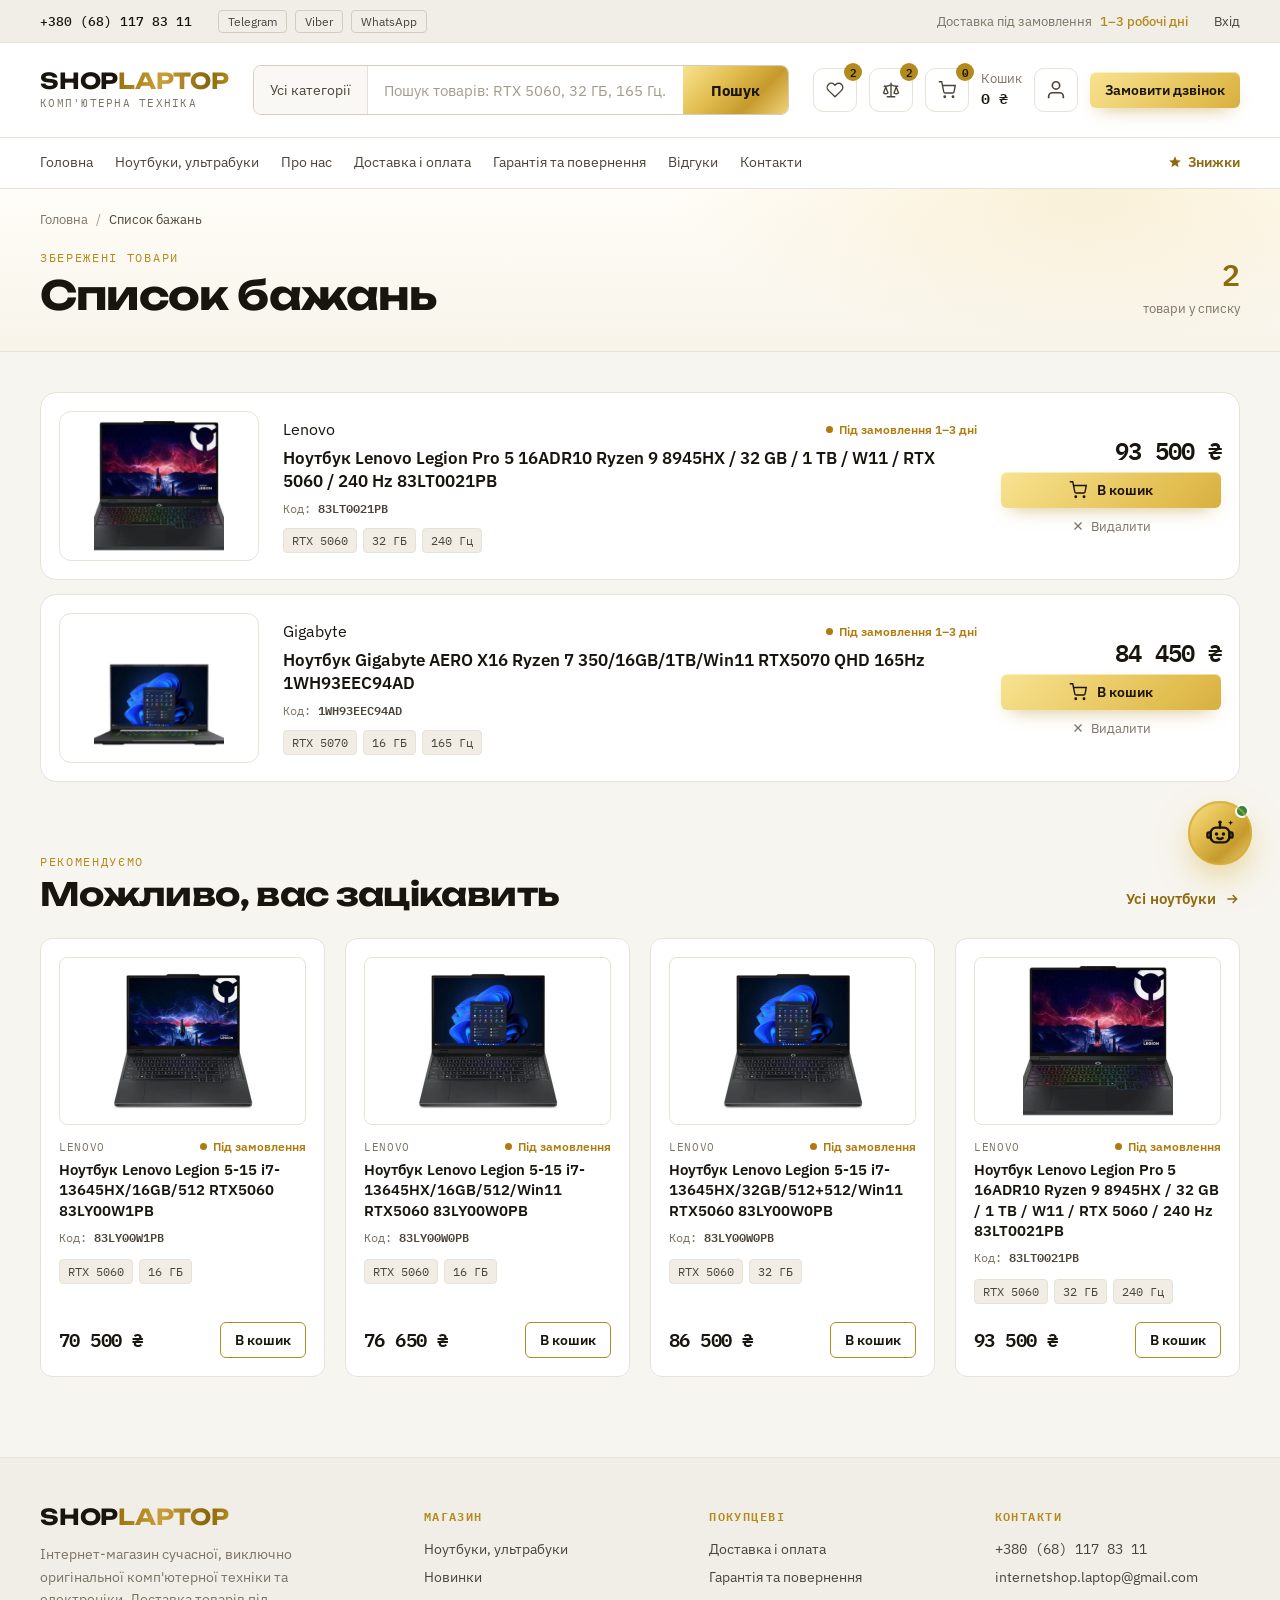
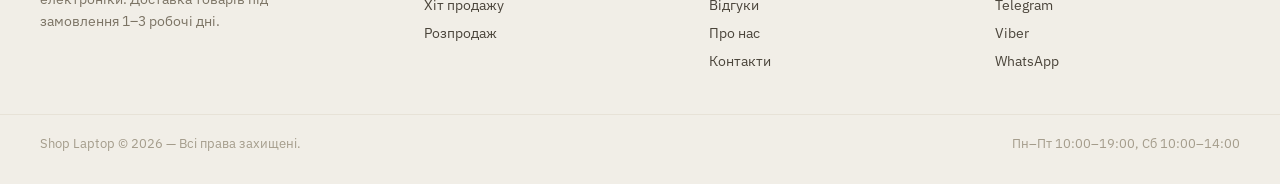
<file: spysok-bazhan.html>
<!DOCTYPE html>
<html lang="uk">
<head>
<meta charset="utf-8">
<meta name="viewport" content="width=device-width, initial-scale=1">
<title>Список бажань — ShopLaptop</title>
<meta name="description" content="ShopLaptop — інтернет-магазин комп’ютерної техніки">
<link href="assets/fonts/fonts.css" rel="stylesheet">
<link href="assets/css/site.css" rel="stylesheet">
</head>
<body>
<header>
  <div class="topbar">
    <div class="wrap">
      <a class="phone" href="tel:+380681178311">+380 (68) 117 83 11</a>
      <div class="msgr">
        <a href="https://t.me/noytbook_meneger">Telegram</a>
        <a href="#">Viber</a>
        <a href="#">WhatsApp</a>
      </div>
      <span class="note">Доставка під замовлення <b>1–3 робочі дні</b></span>
      <a class="tl" href="my-account.html" data-auth-top>Вхід</a>
    </div>
  </div>
  <div class="mainbar">
    <div class="wrap">
      <a class="logo" href="index.html">
        <span class="logo-word">SHOP<span class="gold-text">LAPTOP</span></span>
        <span class="logo-sub">комп'ютерна техніка</span>
      </a>
      <form class="search" action="shop.html">
        <div class="cat">Усі категорії</div>
        <input type="text" name="s" placeholder="Пошук товарів: RTX 5060, 32 ГБ, 165 Гц…">
        <button type="submit">Пошук</button>
      </form>
      <div class="hdr-actions">
        <a class="icon-link" href="spysok-bazhan.html" title="Список бажань"><svg width="18" height="18" viewBox="0 0 24 24" fill="none" stroke="currentColor" stroke-width="1.8"><path d="M20.8 4.6a5.5 5.5 0 0 0-7.8 0L12 5.7l-1-1.1a5.5 5.5 0 0 0-7.8 7.8l1 1.1L12 21l7.8-7.5 1-1.1a5.5 5.5 0 0 0 0-7.8z"/></svg><span class="badge" data-wish-count>2</span></a>
        <a class="icon-link" href="porivniaty.html" title="Порівняння"><svg width="18" height="18" viewBox="0 0 24 24" fill="none" stroke="currentColor" stroke-width="1.8" stroke-linecap="round" stroke-linejoin="round"><path d="m16 16 3-8 3 8c-.87.65-1.92 1-3 1s-2.13-.35-3-1Z"/><path d="m2 16 3-8 3 8c-.87.65-1.92 1-3 1s-2.13-.35-3-1Z"/><path d="M7 21h10M12 3v18M3 7h2c2 0 5-1 7-2 2 1 5 2 7 2h2"/></svg><span class="badge" data-compare-count>2</span></a>
        <a class="icon-link" href="cart.html" title="Кошик"><svg width="18" height="18" viewBox="0 0 24 24" fill="none" stroke="currentColor" stroke-width="1.8"><circle cx="9" cy="21" r="1"/><circle cx="20" cy="21" r="1"/><path d="M1 1h4l2.7 13.4a2 2 0 0 0 2 1.6h9.7a2 2 0 0 0 2-1.6L23 6H6"/></svg><span class="badge" data-cart-count>0</span></a>
        <a class="cart" href="cart.html"><span>Кошик</span><b data-cart-sum>0 ₴</b></a>
        <div class="acct" data-acct>
          <a class="icon-link acct-out" href="my-account.html" title="Увійти"><svg width="22" height="22" viewBox="0 0 24 24" fill="none" stroke="currentColor" stroke-width="1.8"><path d="M20 21v-2a4 4 0 0 0-4-4H8a4 4 0 0 0-4 4v2"/><circle cx="12" cy="7" r="4"/></svg></a>
          <div class="acct-in">
            <button class="acct-chip" type="button"><span class="acct-ava" data-acct-ini>К</span><span class="acct-txt"><b data-acct-name>Мій кабінет</b><em data-acct-phone></em></span></button>
            <div class="acct-menu">
              <div class="acct-menu-head"><span class="acct-ava big" data-acct-ini>К</span><span><b data-acct-name>Мій кабінет</b><em data-acct-phone></em></span></div>
              <a href="my-account.html"><svg width="22" height="22" viewBox="0 0 24 24" fill="none" stroke="currentColor" stroke-width="1.8"><path d="M20 21v-2a4 4 0 0 0-4-4H8a4 4 0 0 0-4 4v2"/><circle cx="12" cy="7" r="4"/></svg> Мій кабінет</a>
              <a href="my-account.html#orders"><svg width="22" height="22" viewBox="0 0 24 24" fill="none" stroke="currentColor" stroke-width="1.8"><path d="M21 16V8a2 2 0 0 0-1-1.7l-7-4a2 2 0 0 0-2 0l-7 4A2 2 0 0 0 3 8v8a2 2 0 0 0 1 1.7l7 4a2 2 0 0 0 2 0l7-4a2 2 0 0 0 1-1.7z"/><path d="M3.3 7 12 12l8.7-5M12 22V12"/></svg> Мої замовлення</a>
              <a href="spysok-bazhan.html"><svg width="18" height="18" viewBox="0 0 24 24" fill="none" stroke="currentColor" stroke-width="1.8"><path d="M20.8 4.6a5.5 5.5 0 0 0-7.8 0L12 5.7l-1-1.1a5.5 5.5 0 0 0-7.8 7.8l1 1.1L12 21l7.8-7.5 1-1.1a5.5 5.5 0 0 0 0-7.8z"/></svg> Список бажань</a>
              <button type="button" data-logout><svg width="18" height="18" viewBox="0 0 24 24" fill="none" stroke="currentColor" stroke-width="1.8"><path d="M9 21H5a2 2 0 0 1-2-2V5a2 2 0 0 1 2-2h4M16 17l5-5-5-5M21 12H9"/></svg> Вийти</button>
            </div>
          </div>
        </div>
        <button class="btn btn-gold btn-sm" data-callback>Замовити дзвінок</button>
      </div>
    </div>
  </div>
</header>
<nav class="navbar">
  <div class="wrap">
    <a href="index.html">Головна</a><a href="shop.html">Ноутбуки, ультрабуки</a><a href="pro-nas.html">Про нас</a><a href="dostavka-i-oplata.html">Доставка і оплата</a><a href="harantiia-ta-povernennia.html">Гарантія та повернення</a><a href="vidhuky.html">Відгуки</a><a href="kontakty.html">Контакти</a>
    <a class="sale push" href="index.html#deals"><svg width="14" height="14" viewBox="0 0 24 24" fill="currentColor"><path d="M12 2l2.9 6.9L22 9.3l-5.5 4.7 1.7 7.1L12 17.3 5.8 21.1l1.7-7.1L2 9.3l7.1-.4z"/></svg>Знижки</a>
  </div>
</nav>
<section class="phead">
  <div class="wrap">
    <nav class="crumbs"><a href="index.html">Головна</a><i>/</i><span>Список бажань</span></nav>
    <div class="phead-row">
      <div>
        <div class="kicker">Збережені товари</div>
        <h1>Список бажань</h1>
        
      </div>
      <div class="phead-stat"><b data-wish-count>2</b><span>товари у списку</span></div>
    </div>
  </div>
</section>
<main class="wrap">
  <section class="sec first saved-list" data-saved-list><article class="saved" data-saved>
        <a class="sv-img" href="product.html"><img src="assets/img/products/15252482_28_i500-300x300.jpg" alt=""></a>
        <div class="sv-body">
          <div class="pc-meta"><span class="brand">Lenovo</span><span class="st order">Під замовлення 1–3 дні</span></div>
          <h4><a href="product.html">Ноутбук Lenovo Legion Pro 5 16ADR10 Ryzen 9 8945HX / 32 GB / 1 TB / W11 / RTX 5060 / 240 Hz 83LT0021PB</a></h4>
          <div class="sku">Код: <b>83LT0021PB</b></div>
          <div class="specs"><span>RTX 5060</span><span>32 ГБ</span><span>240 Гц</span></div>
        </div>
        <div class="sv-side">
          <span class="new">93 500 ₴</span>
          <button class="btn btn-gold btn-sm" data-add="Ноутбук Lenovo Legion Pro 5 16ADR10 Ryzen 9 8945HX / 32 GB / 1 TB / W11 / RTX 5060 / 240 Hz 83LT0021PB" data-price="93500"><svg width="18" height="18" viewBox="0 0 24 24" fill="none" stroke="currentColor" stroke-width="1.8"><circle cx="9" cy="21" r="1"/><circle cx="20" cy="21" r="1"/><path d="M1 1h4l2.7 13.4a2 2 0 0 0 2 1.6h9.7a2 2 0 0 0 2-1.6L23 6H6"/></svg> В кошик</button>
          <button class="sv-x" data-unsave="wish"><svg width="16" height="16" viewBox="0 0 24 24" fill="none" stroke="currentColor" stroke-width="2.2"><path d="M18 6 6 18M6 6l12 12"/></svg> Видалити</button>
        </div>
      </article><article class="saved" data-saved>
        <a class="sv-img" href="product.html"><img src="assets/img/products/pr_2025_5_22_7_0_7_651_07-300x300.jpg" alt=""></a>
        <div class="sv-body">
          <div class="pc-meta"><span class="brand">Gigabyte</span><span class="st order">Під замовлення 1–3 дні</span></div>
          <h4><a href="product.html">Ноутбук Gigabyte AERO X16 Ryzen 7 350/16GB/1TB/Win11 RTX5070 QHD 165Hz 1WH93EEC94AD</a></h4>
          <div class="sku">Код: <b>1WH93EEC94AD</b></div>
          <div class="specs"><span>RTX 5070</span><span>16 ГБ</span><span>165 Гц</span></div>
        </div>
        <div class="sv-side">
          <span class="new">84 450 ₴</span>
          <button class="btn btn-gold btn-sm" data-add="Ноутбук Gigabyte AERO X16 Ryzen 7 350/16GB/1TB/Win11 RTX5070 QHD 165Hz 1WH93EEC94AD" data-price="84450"><svg width="18" height="18" viewBox="0 0 24 24" fill="none" stroke="currentColor" stroke-width="1.8"><circle cx="9" cy="21" r="1"/><circle cx="20" cy="21" r="1"/><path d="M1 1h4l2.7 13.4a2 2 0 0 0 2 1.6h9.7a2 2 0 0 0 2-1.6L23 6H6"/></svg> В кошик</button>
          <button class="sv-x" data-unsave="wish"><svg width="16" height="16" viewBox="0 0 24 24" fill="none" stroke="currentColor" stroke-width="2.2"><path d="M18 6 6 18M6 6l12 12"/></svg> Видалити</button>
        </div>
      </article></section>
  <div class="empty" data-empty hidden>
    <div class="empty-ic"><svg width="18" height="18" viewBox="0 0 24 24" fill="none" stroke="currentColor" stroke-width="1.8"><path d="M20.8 4.6a5.5 5.5 0 0 0-7.8 0L12 5.7l-1-1.1a5.5 5.5 0 0 0-7.8 7.8l1 1.1L12 21l7.8-7.5 1-1.1a5.5 5.5 0 0 0 0-7.8z"/></svg></div>
    <h3>Список бажань порожній</h3>
    <p>Натисніть на сердечко на картці товару, щоб зберегти його і повернутись до нього пізніше.</p>
    <a class="btn btn-gold" href="shop.html">Повернутись до магазину</a>
  </div>
  <section class="sec">
    <div class="sec-head"><div><div class="kicker">Рекомендуємо</div><h2>Можливо, вас зацікавить</h2></div><a class="more" href="shop.html">Усі ноутбуки <svg width="16" height="16" viewBox="0 0 24 24" fill="none" stroke="currentColor" stroke-width="2.2"><path d="M5 12h14M13 6l6 6-6 6"/></svg></a></div>
    <div class="grid4"><article class="card pcard" data-href="product.html">
        <div class="img">
          <div class="pc-actions">
            <button class="pc-act" data-wish title="До списку бажань"><svg width="18" height="18" viewBox="0 0 24 24" fill="none" stroke="currentColor" stroke-width="1.8"><path d="M20.8 4.6a5.5 5.5 0 0 0-7.8 0L12 5.7l-1-1.1a5.5 5.5 0 0 0-7.8 7.8l1 1.1L12 21l7.8-7.5 1-1.1a5.5 5.5 0 0 0 0-7.8z"/></svg></button>
            <button class="pc-act" data-compare title="Порівняти"><svg width="18" height="18" viewBox="0 0 24 24" fill="none" stroke="currentColor" stroke-width="1.8" stroke-linecap="round" stroke-linejoin="round"><path d="m16 16 3-8 3 8c-.87.65-1.92 1-3 1s-2.13-.35-3-1Z"/><path d="m2 16 3-8 3 8c-.87.65-1.92 1-3 1s-2.13-.35-3-1Z"/><path d="M7 21h10M12 3v18M3 7h2c2 0 5-1 7-2 2 1 5 2 7 2h2"/></svg></button>
          </div>
          <img loading="lazy" src="assets/img/products/pr_2026_7_28_11_44_4_894_00-300x300.jpg" alt="Ноутбук Lenovo Legion 5-15 i7-13645HX/16GB/512 RTX5060 83LY00W1PB">
        </div>
        <div class="pc-meta"><span class="brand">Lenovo</span><span class="st order">Під замовлення</span></div>
        <h4><a href="product.html">Ноутбук Lenovo Legion 5-15 i7-13645HX/16GB/512 RTX5060 83LY00W1PB</a></h4>
        <div class="sku">Код: <b>83LY00W1PB</b></div>
        <div class="specs"><span>RTX 5060</span><span>16 ГБ</span></div>
        <div class="bottom"><span class="new">70 500 ₴</span><button class="btn-line" data-add="Ноутбук Lenovo Legion 5-15 i7-13645HX/16GB/512 RTX5060 83LY00W1PB" data-price="70500">В кошик</button></div>
      </article>
<article class="card pcard" data-href="product.html">
        <div class="img">
          <div class="pc-actions">
            <button class="pc-act" data-wish title="До списку бажань"><svg width="18" height="18" viewBox="0 0 24 24" fill="none" stroke="currentColor" stroke-width="1.8"><path d="M20.8 4.6a5.5 5.5 0 0 0-7.8 0L12 5.7l-1-1.1a5.5 5.5 0 0 0-7.8 7.8l1 1.1L12 21l7.8-7.5 1-1.1a5.5 5.5 0 0 0 0-7.8z"/></svg></button>
            <button class="pc-act" data-compare title="Порівняти"><svg width="18" height="18" viewBox="0 0 24 24" fill="none" stroke="currentColor" stroke-width="1.8" stroke-linecap="round" stroke-linejoin="round"><path d="m16 16 3-8 3 8c-.87.65-1.92 1-3 1s-2.13-.35-3-1Z"/><path d="m2 16 3-8 3 8c-.87.65-1.92 1-3 1s-2.13-.35-3-1Z"/><path d="M7 21h10M12 3v18M3 7h2c2 0 5-1 7-2 2 1 5 2 7 2h2"/></svg></button>
          </div>
          <img loading="lazy" src="assets/img/products/pr_2026_7_28_9_57_55_218_00-300x300.jpg" alt="Ноутбук Lenovo Legion 5-15 i7-13645HX/16GB/512/Win11 RTX5060 83LY00W0PB">
        </div>
        <div class="pc-meta"><span class="brand">Lenovo</span><span class="st order">Під замовлення</span></div>
        <h4><a href="product.html">Ноутбук Lenovo Legion 5-15 i7-13645HX/16GB/512/Win11 RTX5060 83LY00W0PB</a></h4>
        <div class="sku">Код: <b>83LY00W0PB</b></div>
        <div class="specs"><span>RTX 5060</span><span>16 ГБ</span></div>
        <div class="bottom"><span class="new">76 650 ₴</span><button class="btn-line" data-add="Ноутбук Lenovo Legion 5-15 i7-13645HX/16GB/512/Win11 RTX5060 83LY00W0PB" data-price="76650">В кошик</button></div>
      </article>
<article class="card pcard" data-href="product.html">
        <div class="img">
          <div class="pc-actions">
            <button class="pc-act" data-wish title="До списку бажань"><svg width="18" height="18" viewBox="0 0 24 24" fill="none" stroke="currentColor" stroke-width="1.8"><path d="M20.8 4.6a5.5 5.5 0 0 0-7.8 0L12 5.7l-1-1.1a5.5 5.5 0 0 0-7.8 7.8l1 1.1L12 21l7.8-7.5 1-1.1a5.5 5.5 0 0 0 0-7.8z"/></svg></button>
            <button class="pc-act" data-compare title="Порівняти"><svg width="18" height="18" viewBox="0 0 24 24" fill="none" stroke="currentColor" stroke-width="1.8" stroke-linecap="round" stroke-linejoin="round"><path d="m16 16 3-8 3 8c-.87.65-1.92 1-3 1s-2.13-.35-3-1Z"/><path d="m2 16 3-8 3 8c-.87.65-1.92 1-3 1s-2.13-.35-3-1Z"/><path d="M7 21h10M12 3v18M3 7h2c2 0 5-1 7-2 2 1 5 2 7 2h2"/></svg></button>
          </div>
          <img loading="lazy" src="assets/img/products/pr_2026_7_28_9_57_55_218_00-300x300.jpg" alt="Ноутбук Lenovo Legion 5-15 i7-13645HX/32GB/512+512/Win11 RTX5060 83LY00W0PB">
        </div>
        <div class="pc-meta"><span class="brand">Lenovo</span><span class="st order">Під замовлення</span></div>
        <h4><a href="product.html">Ноутбук Lenovo Legion 5-15 i7-13645HX/32GB/512+512/Win11 RTX5060 83LY00W0PB</a></h4>
        <div class="sku">Код: <b>83LY00W0PB</b></div>
        <div class="specs"><span>RTX 5060</span><span>32 ГБ</span></div>
        <div class="bottom"><span class="new">86 500 ₴</span><button class="btn-line" data-add="Ноутбук Lenovo Legion 5-15 i7-13645HX/32GB/512+512/Win11 RTX5060 83LY00W0PB" data-price="86500">В кошик</button></div>
      </article>
<article class="card pcard" data-href="product.html">
        <div class="img">
          <div class="pc-actions">
            <button class="pc-act" data-wish title="До списку бажань"><svg width="18" height="18" viewBox="0 0 24 24" fill="none" stroke="currentColor" stroke-width="1.8"><path d="M20.8 4.6a5.5 5.5 0 0 0-7.8 0L12 5.7l-1-1.1a5.5 5.5 0 0 0-7.8 7.8l1 1.1L12 21l7.8-7.5 1-1.1a5.5 5.5 0 0 0 0-7.8z"/></svg></button>
            <button class="pc-act" data-compare title="Порівняти"><svg width="18" height="18" viewBox="0 0 24 24" fill="none" stroke="currentColor" stroke-width="1.8" stroke-linecap="round" stroke-linejoin="round"><path d="m16 16 3-8 3 8c-.87.65-1.92 1-3 1s-2.13-.35-3-1Z"/><path d="m2 16 3-8 3 8c-.87.65-1.92 1-3 1s-2.13-.35-3-1Z"/><path d="M7 21h10M12 3v18M3 7h2c2 0 5-1 7-2 2 1 5 2 7 2h2"/></svg></button>
          </div>
          <img loading="lazy" src="assets/img/products/15252482_28_i500-300x300.jpg" alt="Ноутбук Lenovo Legion Pro 5 16ADR10 Ryzen 9 8945HX / 32 GB / 1 TB / W11 / RTX 5060 / 240 Hz 83LT0021PB">
        </div>
        <div class="pc-meta"><span class="brand">Lenovo</span><span class="st order">Під замовлення</span></div>
        <h4><a href="product.html">Ноутбук Lenovo Legion Pro 5 16ADR10 Ryzen 9 8945HX / 32 GB / 1 TB / W11 / RTX 5060 / 240 Hz 83LT0021PB</a></h4>
        <div class="sku">Код: <b>83LT0021PB</b></div>
        <div class="specs"><span>RTX 5060</span><span>32 ГБ</span><span>240 Гц</span></div>
        <div class="bottom"><span class="new">93 500 ₴</span><button class="btn-line" data-add="Ноутбук Lenovo Legion Pro 5 16ADR10 Ryzen 9 8945HX / 32 GB / 1 TB / W11 / RTX 5060 / 240 Hz 83LT0021PB" data-price="93500">В кошик</button></div>
      </article></div>
  </section>
</main>
<footer>
  <div class="wrap cols">
    <div>
      <span class="logo-word">SHOP<span class="gold-text">LAPTOP</span></span>
      <p>Інтернет-магазин сучасної, виключно оригінальної комп'ютерної техніки та електроніки. Доставка товарів під замовлення 1–3 робочі дні.</p>
    </div>
    <div class="col"><div class="t">Магазин</div><a href="shop.html">Ноутбуки, ультрабуки</a><a href="shop.html">Новинки</a><a href="shop.html">Хіт продажу</a><a href="shop.html">Розпродаж</a></div>
    <div class="col"><div class="t">Покупцеві</div><a href="dostavka-i-oplata.html">Доставка і оплата</a><a href="harantiia-ta-povernennia.html">Гарантія та повернення</a><a href="vidhuky.html">Відгуки</a><a href="pro-nas.html">Про нас</a><a href="kontakty.html">Контакти</a></div>
    <div class="col"><div class="t">Контакти</div><a class="mono" href="tel:+380681178311">+380 (68) 117 83 11</a><a href="mailto:internetshop.laptop@gmail.com">internetshop.laptop@gmail.com</a><a href="https://t.me/noytbook_meneger">Telegram</a><a href="#">Viber</a><a href="#">WhatsApp</a></div>
  </div>
  <div class="wrap copy"><span>Shop Laptop © 2026 — Всі права захищені.</span><span>Пн–Пт 10:00–19:00, Сб 10:00–14:00</span></div>
</footer>
<!-- Callback modal -->
<div class="modal" id="callback" aria-hidden="true">
  <div class="modal-box" role="dialog" aria-label="Замовити дзвінок">
    <button class="modal-x" data-close aria-label="Закрити"><svg width="16" height="16" viewBox="0 0 24 24" fill="none" stroke="currentColor" stroke-width="2.2"><path d="M18 6 6 18M6 6l12 12"/></svg></button>
    <div class="modal-ic"><svg width="22" height="22" viewBox="0 0 24 24" fill="none" stroke="currentColor" stroke-width="1.8"><path d="M22 16.9v3a2 2 0 0 1-2.2 2 19.8 19.8 0 0 1-8.6-3.1 19.5 19.5 0 0 1-6-6A19.8 19.8 0 0 1 2.1 4.2 2 2 0 0 1 4.1 2h3a2 2 0 0 1 2 1.7c.1 1 .4 1.9.7 2.8a2 2 0 0 1-.5 2.1L8 9.9a16 16 0 0 0 6 6l1.3-1.3a2 2 0 0 1 2.1-.4c.9.3 1.8.6 2.8.7a2 2 0 0 1 1.7 2z"/></svg></div>
    <h3>Замовити дзвінок консультанта</h3>
    <p>Залиште свої дані і ми вам зателефонуємо найближчим часом.</p>
    <form class="form" data-demo-form="Дякуємо! Менеджер зателефонує вам найближчим часом.">
      <label class="fld"><span>Ім'я</span><input type="text" required placeholder="Ваше ім'я"></label>
      <label class="fld"><span>Телефон</span><input type="tel" required placeholder="+380 (__) ___ __ __"></label>
      <button class="btn btn-gold btn-block" type="submit">Надіслати</button>
    </form>
  </div>
</div>

<div class="toast" id="toast"></div>

<!-- AI support (stub) -->
<div class="ai-panel" id="aiPanel" role="dialog" aria-label="Підтримка">
  <div class="ai-head">
    <div class="ai-ava"><svg width="22" height="22" viewBox="0 0 24 24" fill="currentColor"><path d="M12 2l1.8 5.2L19 9l-5.2 1.8L12 16l-1.8-5.2L5 9l5.2-1.8zM19 14l.9 2.1L22 17l-2.1.9L19 20l-.9-2.1L16 17l2.1-.9zM5 15l.7 1.3L7 17l-1.3.7L5 19l-.7-1.3L3 17l1.3-.7z"/></svg></div>
    <div>
      <div class="nm">Помічник ShopLaptop <span class="beta">AI · BETA</span></div>
      <div class="st">Онлайн · відповідає одразу</div>
    </div>
    <button class="x" id="aiClose" aria-label="Закрити"><svg width="16" height="16" viewBox="0 0 24 24" fill="none" stroke="currentColor" stroke-width="2.2"><path d="M18 6 6 18M6 6l12 12"/></svg></button>
  </div>
  <div class="ai-body" id="aiBody"></div>
  <div class="ai-quick" id="aiQuick">
    <button data-q="pick">Підібрати ноутбук</button>
    <button data-q="delivery">Доставка і оплата</button>
    <button data-q="order">Статус замовлення</button>
    <button data-q="manager">Зв'язатися з менеджером</button>
  </div>
  <form class="ai-input" id="aiForm">
    <input id="aiInput" type="text" placeholder="Напишіть питання…" autocomplete="off">
    <button type="submit" aria-label="Надіслати"><svg width="18" height="18" viewBox="0 0 24 24" fill="none" stroke="currentColor" stroke-width="2.2"><path d="M22 2 11 13M22 2l-7 20-4-9-9-4z"/></svg></button>
  </form>
  <div class="ai-foot">Помічник ShopLaptop · відповідає цілодобово</div>
</div>
<div class="ai-fab" id="aiFab">
  <div class="ai-hint" id="aiHint">Потрібна допомога з вибором? <b>Запитайте помічника</b></div>
  <button class="ai-btn" id="aiBtn" aria-label="Відкрити підтримку">
    <svg class="i-chat" width="32" height="32" viewBox="0 0 24 24" fill="none" stroke="currentColor" stroke-width="1.8" stroke-linecap="round" stroke-linejoin="round">
      <path d="M12 8V5.2"/><circle cx="12" cy="4" r="1.3" fill="currentColor" stroke="none"/>
      <rect x="5" y="8" width="14" height="11" rx="4"/>
      <rect x="2.6" y="11.5" width="2.4" height="4" rx="1.1"/><rect x="19" y="11.5" width="2.4" height="4" rx="1.1"/>
      <g class="eyes" fill="currentColor" stroke="none"><circle cx="9.4" cy="12.8" r="1.35"/><circle cx="14.6" cy="12.8" r="1.35"/></g>
      <path d="M10 15.8q2 1.4 4 0"/>
      <path d="M20 2.5l.5 1.3 1.3.5-1.3.5-.5 1.3-.5-1.3-1.3-.5 1.3-.5z" fill="currentColor" stroke="none"/>
    </svg>
    <svg class="i-close" width="24" height="24" viewBox="0 0 24 24" fill="none" stroke="currentColor" stroke-width="2.4"><path d="M18 6 6 18M6 6l12 12"/></svg>
    <span class="ai-dot"></span>
  </button>
</div>
<script src="assets/js/site.js"></script>
</body>
</html>
</file>
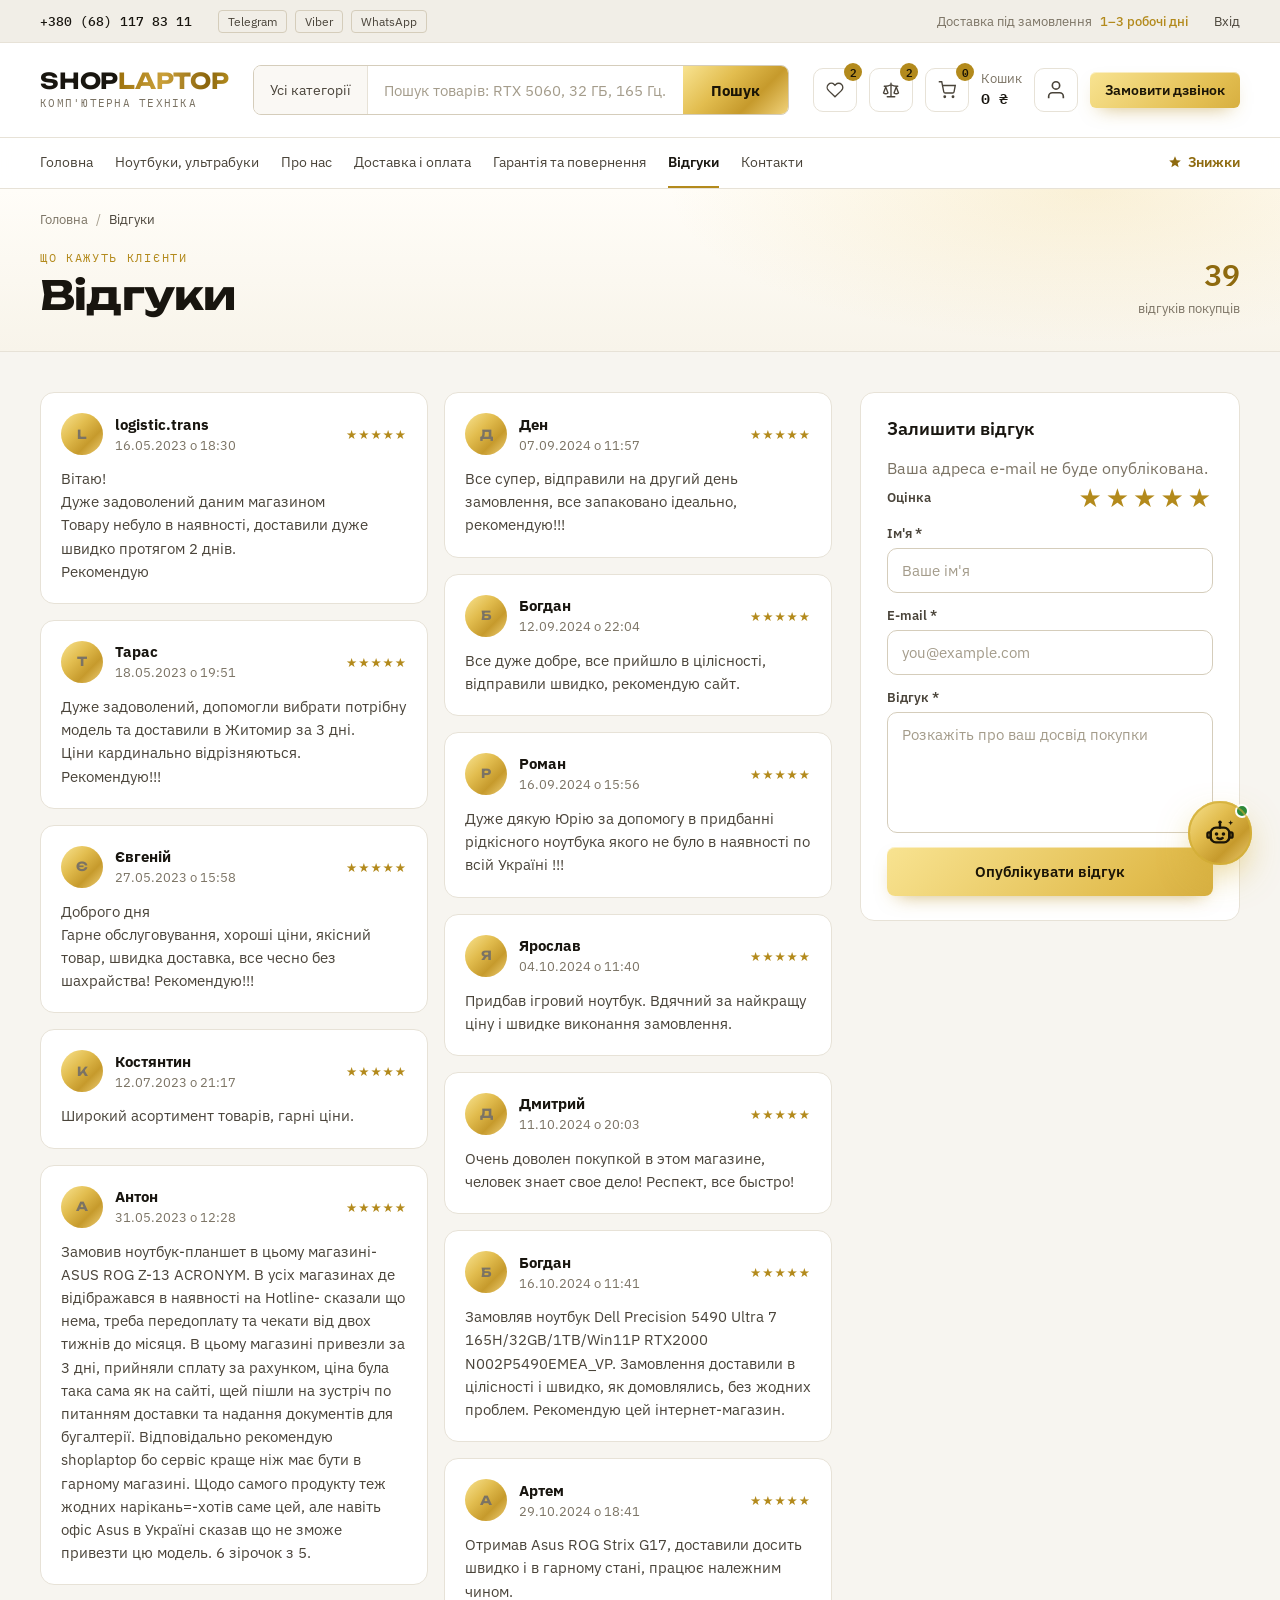
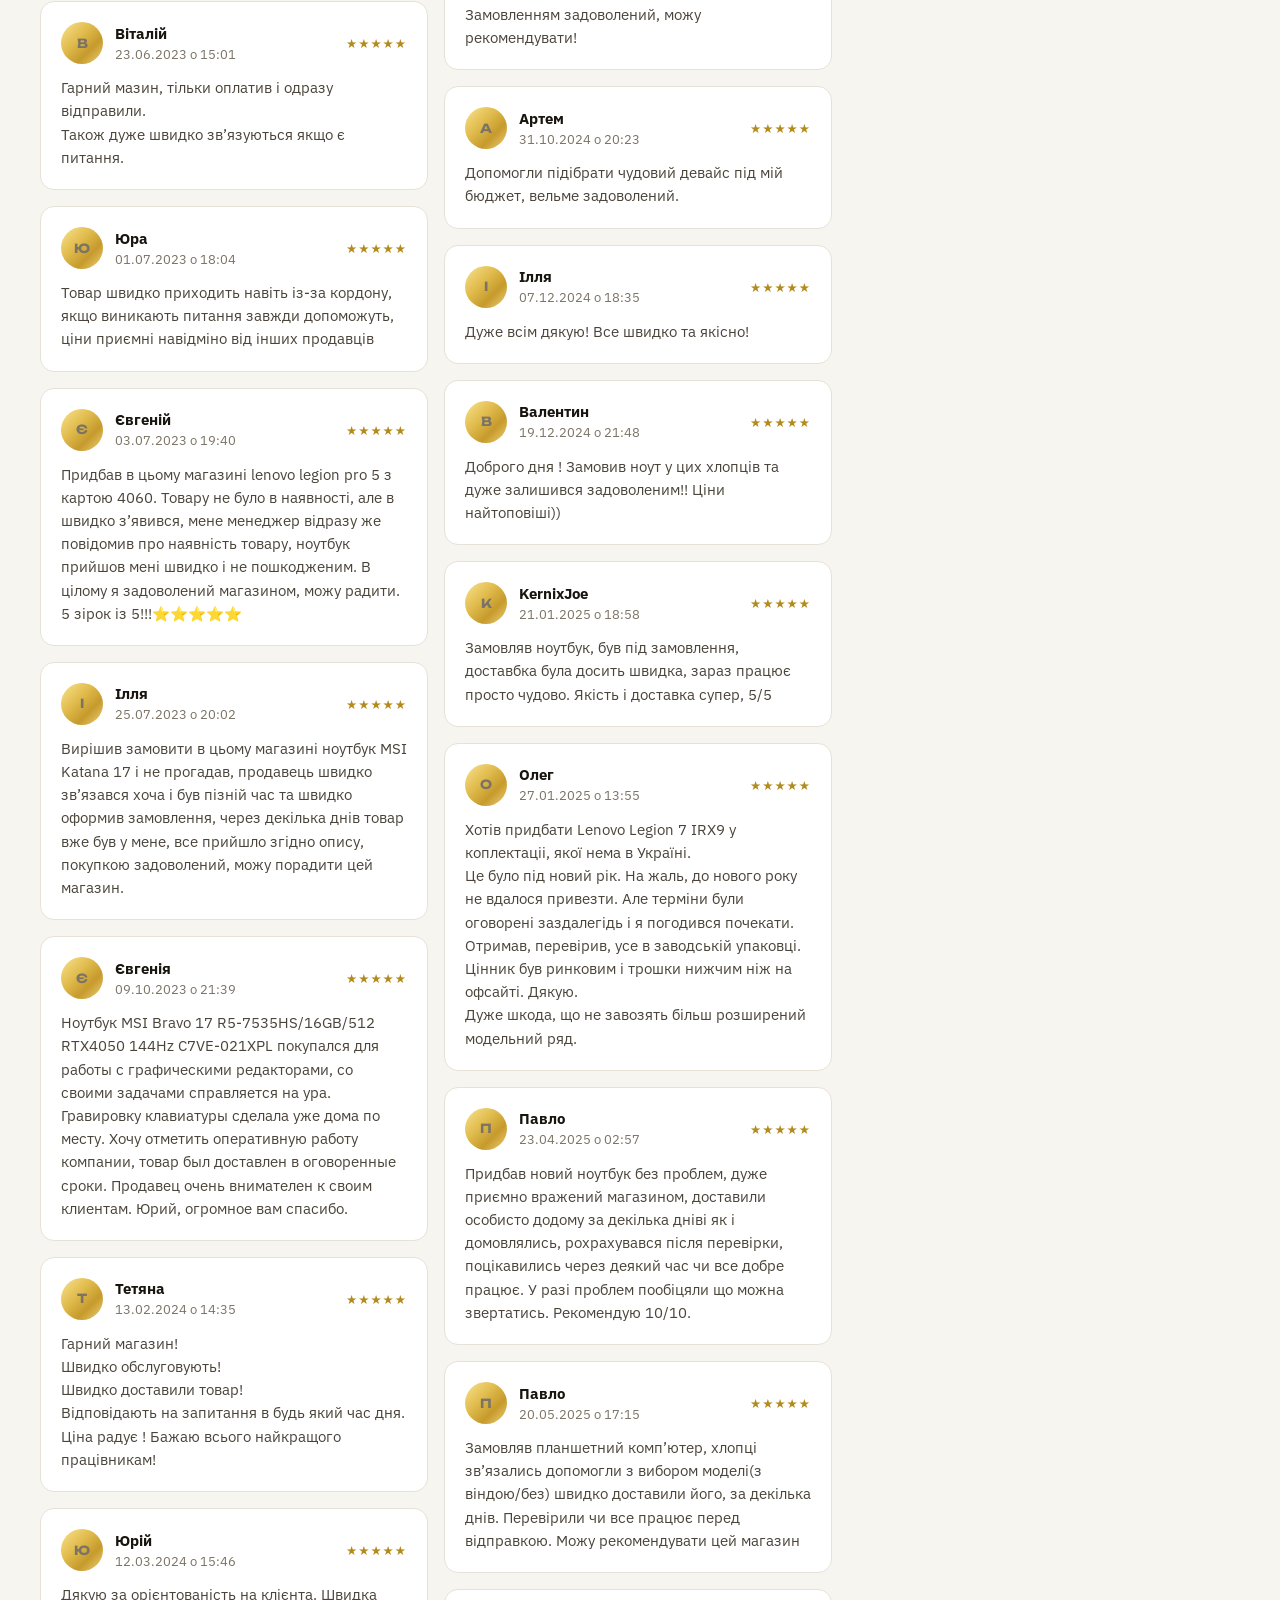
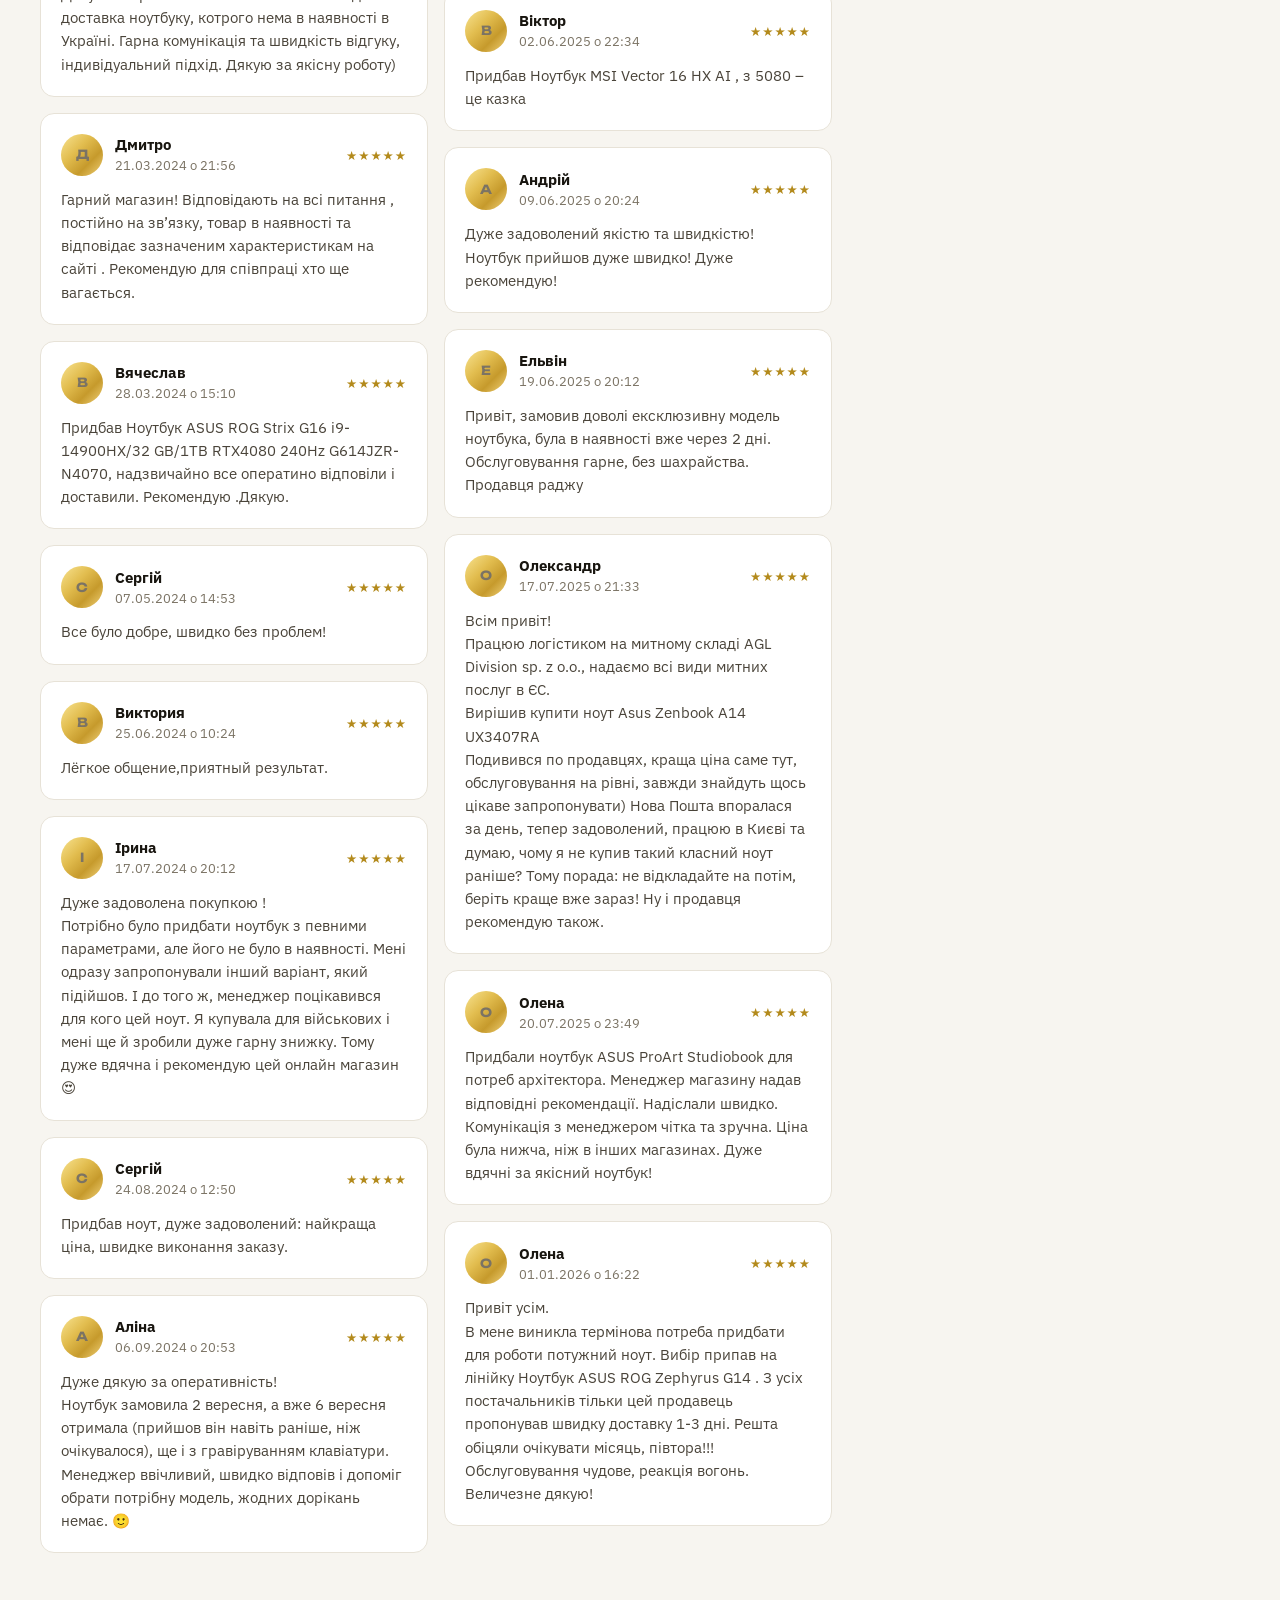
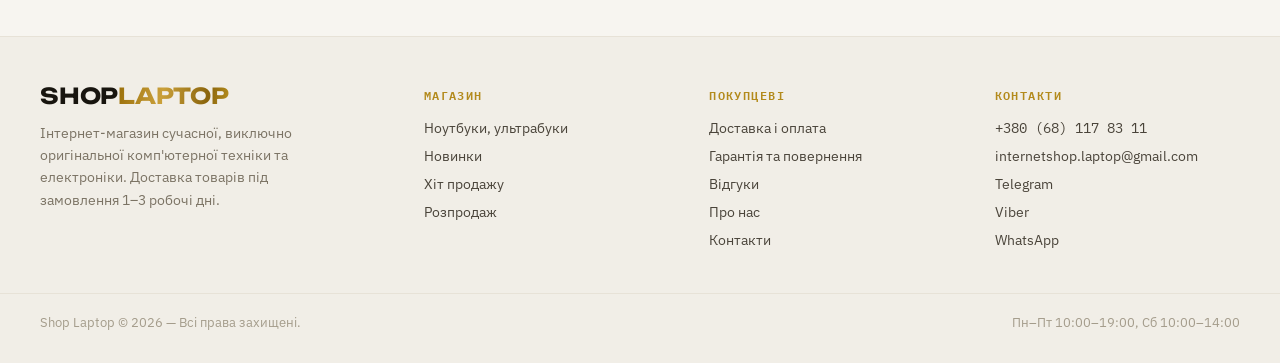
<file: vidhuky.html>
<!DOCTYPE html>
<html lang="uk">
<head>
<meta charset="utf-8">
<meta name="viewport" content="width=device-width, initial-scale=1">
<title>Відгуки — ShopLaptop</title>
<meta name="description" content="ShopLaptop — інтернет-магазин комп’ютерної техніки">
<link href="assets/fonts/fonts.css" rel="stylesheet">
<link href="assets/css/site.css" rel="stylesheet">
</head>
<body>
<header>
  <div class="topbar">
    <div class="wrap">
      <a class="phone" href="tel:+380681178311">+380 (68) 117 83 11</a>
      <div class="msgr">
        <a href="https://t.me/noytbook_meneger">Telegram</a>
        <a href="#">Viber</a>
        <a href="#">WhatsApp</a>
      </div>
      <span class="note">Доставка під замовлення <b>1–3 робочі дні</b></span>
      <a class="tl" href="my-account.html" data-auth-top>Вхід</a>
    </div>
  </div>
  <div class="mainbar">
    <div class="wrap">
      <a class="logo" href="index.html">
        <span class="logo-word">SHOP<span class="gold-text">LAPTOP</span></span>
        <span class="logo-sub">комп'ютерна техніка</span>
      </a>
      <form class="search" action="shop.html">
        <div class="cat">Усі категорії</div>
        <input type="text" name="s" placeholder="Пошук товарів: RTX 5060, 32 ГБ, 165 Гц…">
        <button type="submit">Пошук</button>
      </form>
      <div class="hdr-actions">
        <a class="icon-link" href="spysok-bazhan.html" title="Список бажань"><svg width="18" height="18" viewBox="0 0 24 24" fill="none" stroke="currentColor" stroke-width="1.8"><path d="M20.8 4.6a5.5 5.5 0 0 0-7.8 0L12 5.7l-1-1.1a5.5 5.5 0 0 0-7.8 7.8l1 1.1L12 21l7.8-7.5 1-1.1a5.5 5.5 0 0 0 0-7.8z"/></svg><span class="badge" data-wish-count>2</span></a>
        <a class="icon-link" href="porivniaty.html" title="Порівняння"><svg width="18" height="18" viewBox="0 0 24 24" fill="none" stroke="currentColor" stroke-width="1.8" stroke-linecap="round" stroke-linejoin="round"><path d="m16 16 3-8 3 8c-.87.65-1.92 1-3 1s-2.13-.35-3-1Z"/><path d="m2 16 3-8 3 8c-.87.65-1.92 1-3 1s-2.13-.35-3-1Z"/><path d="M7 21h10M12 3v18M3 7h2c2 0 5-1 7-2 2 1 5 2 7 2h2"/></svg><span class="badge" data-compare-count>2</span></a>
        <a class="icon-link" href="cart.html" title="Кошик"><svg width="18" height="18" viewBox="0 0 24 24" fill="none" stroke="currentColor" stroke-width="1.8"><circle cx="9" cy="21" r="1"/><circle cx="20" cy="21" r="1"/><path d="M1 1h4l2.7 13.4a2 2 0 0 0 2 1.6h9.7a2 2 0 0 0 2-1.6L23 6H6"/></svg><span class="badge" data-cart-count>0</span></a>
        <a class="cart" href="cart.html"><span>Кошик</span><b data-cart-sum>0 ₴</b></a>
        <div class="acct" data-acct>
          <a class="icon-link acct-out" href="my-account.html" title="Увійти"><svg width="22" height="22" viewBox="0 0 24 24" fill="none" stroke="currentColor" stroke-width="1.8"><path d="M20 21v-2a4 4 0 0 0-4-4H8a4 4 0 0 0-4 4v2"/><circle cx="12" cy="7" r="4"/></svg></a>
          <div class="acct-in">
            <button class="acct-chip" type="button"><span class="acct-ava" data-acct-ini>К</span><span class="acct-txt"><b data-acct-name>Мій кабінет</b><em data-acct-phone></em></span></button>
            <div class="acct-menu">
              <div class="acct-menu-head"><span class="acct-ava big" data-acct-ini>К</span><span><b data-acct-name>Мій кабінет</b><em data-acct-phone></em></span></div>
              <a href="my-account.html"><svg width="22" height="22" viewBox="0 0 24 24" fill="none" stroke="currentColor" stroke-width="1.8"><path d="M20 21v-2a4 4 0 0 0-4-4H8a4 4 0 0 0-4 4v2"/><circle cx="12" cy="7" r="4"/></svg> Мій кабінет</a>
              <a href="my-account.html#orders"><svg width="22" height="22" viewBox="0 0 24 24" fill="none" stroke="currentColor" stroke-width="1.8"><path d="M21 16V8a2 2 0 0 0-1-1.7l-7-4a2 2 0 0 0-2 0l-7 4A2 2 0 0 0 3 8v8a2 2 0 0 0 1 1.7l7 4a2 2 0 0 0 2 0l7-4a2 2 0 0 0 1-1.7z"/><path d="M3.3 7 12 12l8.7-5M12 22V12"/></svg> Мої замовлення</a>
              <a href="spysok-bazhan.html"><svg width="18" height="18" viewBox="0 0 24 24" fill="none" stroke="currentColor" stroke-width="1.8"><path d="M20.8 4.6a5.5 5.5 0 0 0-7.8 0L12 5.7l-1-1.1a5.5 5.5 0 0 0-7.8 7.8l1 1.1L12 21l7.8-7.5 1-1.1a5.5 5.5 0 0 0 0-7.8z"/></svg> Список бажань</a>
              <button type="button" data-logout><svg width="18" height="18" viewBox="0 0 24 24" fill="none" stroke="currentColor" stroke-width="1.8"><path d="M9 21H5a2 2 0 0 1-2-2V5a2 2 0 0 1 2-2h4M16 17l5-5-5-5M21 12H9"/></svg> Вийти</button>
            </div>
          </div>
        </div>
        <button class="btn btn-gold btn-sm" data-callback>Замовити дзвінок</button>
      </div>
    </div>
  </div>
</header>
<nav class="navbar">
  <div class="wrap">
    <a href="index.html">Головна</a><a href="shop.html">Ноутбуки, ультрабуки</a><a href="pro-nas.html">Про нас</a><a href="dostavka-i-oplata.html">Доставка і оплата</a><a href="harantiia-ta-povernennia.html">Гарантія та повернення</a><a class="active" href="vidhuky.html">Відгуки</a><a href="kontakty.html">Контакти</a>
    <a class="sale push" href="index.html#deals"><svg width="14" height="14" viewBox="0 0 24 24" fill="currentColor"><path d="M12 2l2.9 6.9L22 9.3l-5.5 4.7 1.7 7.1L12 17.3 5.8 21.1l1.7-7.1L2 9.3l7.1-.4z"/></svg>Знижки</a>
  </div>
</nav>
<section class="phead">
  <div class="wrap">
    <nav class="crumbs"><a href="index.html">Головна</a><i>/</i><span>Відгуки</span></nav>
    <div class="phead-row">
      <div>
        <div class="kicker">Що кажуть клієнти</div>
        <h1>Відгуки</h1>
        
      </div>
      <div class="phead-stat"><b>39</b><span>відгуків покупців</span></div>
    </div>
  </div>
</section>
<main class="wrap">
  <section class="sec first reviews-layout">
    <div class="reviews"><article class="review">
        <div class="rv-head"><span class="ava">L</span><div><b>logistic.trans</b><span>16.05.2023 о 18:30</span></div><span class="stars">★★★★★</span></div>
        <p>Вітаю!<br>Дуже задоволений даним магазином<br>Товару небуло в наявності, доставили дуже швидко протягом 2 днів.<br>Рекомендую</p>
      </article><article class="review">
        <div class="rv-head"><span class="ava">Т</span><div><b>Тарас</b><span>18.05.2023 о 19:51</span></div><span class="stars">★★★★★</span></div>
        <p>Дуже задоволений, допомогли вибрати потрібну модель та доставили в Житомир за 3 дні.<br>Ціни кардинально відрізняються.<br>Рекомендую!!!</p>
      </article><article class="review">
        <div class="rv-head"><span class="ava">Є</span><div><b>Євгеній</b><span>27.05.2023 о 15:58</span></div><span class="stars">★★★★★</span></div>
        <p>Доброго дня<br>Гарне обслуговування, хороші ціни, якісний товар, швидка доставка, все чесно без шахрайства! Рекомендую!!!</p>
      </article><article class="review">
        <div class="rv-head"><span class="ava">К</span><div><b>Костянтин</b><span>12.07.2023 о 21:17</span></div><span class="stars">★★★★★</span></div>
        <p>Широкий асортимент товарів, гарні ціни.</p>
      </article><article class="review">
        <div class="rv-head"><span class="ava">А</span><div><b>Антон</b><span>31.05.2023 о 12:28</span></div><span class="stars">★★★★★</span></div>
        <p>Замовив ноутбук-планшет в цьому магазині- ASUS ROG Z-13 ACRONYM.  В усіх магазинах де відібражався в наявності на Hotline- сказали що нема, треба передоплату та чекати від двох тижнів до місяця. В цьому магазині привезли за 3 дні, прийняли сплату за рахунком, ціна була така сама як на сайті, щей пішли на зустріч по питанням доставки та надання документів для бугалтерії.  Відповідально рекомендую shoplaptop бо сервіс краще ніж має бути в гарному магазині. Щодо самого продукту теж жодних нарікань=-хотів саме цей, але навіть офіс Asus в Україні сказав що не зможе привезти цю модель.  6 зірочок з 5.</p>
      </article><article class="review">
        <div class="rv-head"><span class="ava">В</span><div><b>Віталій</b><span>23.06.2023 о 15:01</span></div><span class="stars">★★★★★</span></div>
        <p>Гарний мазин, тільки оплатив і одразу відправили.<br>Також дуже швидко зв’язуються якщо є питання.</p>
      </article><article class="review">
        <div class="rv-head"><span class="ava">Ю</span><div><b>Юра</b><span>01.07.2023 о 18:04</span></div><span class="stars">★★★★★</span></div>
        <p>Товар швидко приходить навіть із-за кордону, якщо виникають питання завжди допоможуть, ціни приємні навідміно від інших продавців</p>
      </article><article class="review">
        <div class="rv-head"><span class="ava">Є</span><div><b>Євгеній</b><span>03.07.2023 о 19:40</span></div><span class="stars">★★★★★</span></div>
        <p>Придбав в цьому магазині lenovo legion pro 5 з картою 4060. Товару не було в наявності, але в швидко з’явився, мене менеджер відразу же повідомив про наявність товару,    ноутбук прийшов мені швидко і не пошкодженим. В цілому я задоволений магазином, можу радити. 5 зірок із 5!!!⭐⭐⭐⭐⭐</p>
      </article><article class="review">
        <div class="rv-head"><span class="ava">І</span><div><b>Ілля</b><span>25.07.2023 о 20:02</span></div><span class="stars">★★★★★</span></div>
        <p>Вирішив замовити в цьому магазині ноутбук MSI Katana 17 і не прогадав, продавець швидко зв’язався хоча і був пізній час та швидко оформив замовлення, через декілька днів товар вже був у мене, все прийшло згідно опису, покупкою задоволений, можу порадити цей магазин.</p>
      </article><article class="review">
        <div class="rv-head"><span class="ava">Є</span><div><b>Євгенія</b><span>09.10.2023 о 21:39</span></div><span class="stars">★★★★★</span></div>
        <p>Ноутбук MSI Bravo 17 R5-7535HS/16GB/512 RTX4050 144Hz C7VE-021XPL  покупался для работы с графическими редакторами, со  своими задачами  справляется на ура.  Гравировку клавиатуры  сделала уже дома по месту.  Хочу отметить оперативную работу компании, товар был доставлен в оговоренные сроки.  Продавец очень внимателен к своим клиентам. Юрий, огромное вам спасибо.</p>
      </article><article class="review">
        <div class="rv-head"><span class="ava">Т</span><div><b>Тетяна</b><span>13.02.2024 о 14:35</span></div><span class="stars">★★★★★</span></div>
        <p>Гарний магазин!<br>Швидко обслуговують!<br>Швидко доставили товар!<br>Відповідають на запитання в будь який час дня.<br>Ціна радує ! Бажаю всього найкращого працівникам!</p>
      </article><article class="review">
        <div class="rv-head"><span class="ava">Ю</span><div><b>Юрій</b><span>12.03.2024 о 15:46</span></div><span class="stars">★★★★★</span></div>
        <p>Дякую за орієнтованість на клієнта.  Швидка доставка ноутбуку, котрого нема в наявності в Україні.  Гарна комунікація та швидкість відгуку, індивідуальний підхід. Дякую за якісну роботу)</p>
      </article><article class="review">
        <div class="rv-head"><span class="ava">Д</span><div><b>Дмитро</b><span>21.03.2024 о 21:56</span></div><span class="stars">★★★★★</span></div>
        <p>Гарний магазин! Відповідають на всі питання , постійно на зв’язку, товар в наявності та відповідає зазначеним характеристикам на сайті . Рекомендую для співпраці хто ще вагається.</p>
      </article><article class="review">
        <div class="rv-head"><span class="ava">В</span><div><b>Вячеслав</b><span>28.03.2024 о 15:10</span></div><span class="stars">★★★★★</span></div>
        <p>Придбав Ноутбук ASUS ROG Strix G16 i9-14900HX/32 GB/1TB RTX4080 240Hz G614JZR-N4070,  надзвичайно все оператино відповіли і  доставили. Рекомендую .Дякую.</p>
      </article><article class="review">
        <div class="rv-head"><span class="ava">С</span><div><b>Сергій</b><span>07.05.2024 о 14:53</span></div><span class="stars">★★★★★</span></div>
        <p>Все було добре, швидко без проблем!</p>
      </article><article class="review">
        <div class="rv-head"><span class="ava">В</span><div><b>Виктория</b><span>25.06.2024 о 10:24</span></div><span class="stars">★★★★★</span></div>
        <p>Лёгкое общение,приятный результат.</p>
      </article><article class="review">
        <div class="rv-head"><span class="ava">І</span><div><b>Ірина</b><span>17.07.2024 о 20:12</span></div><span class="stars">★★★★★</span></div>
        <p>Дуже задоволена покупкою !<br>Потрібно було придбати ноутбук з певними параметрами, але його не було в наявності.  Мені одразу запропонували інший варіант, який підійшов. І до того ж, менеджер поцікавився для кого цей ноут. Я купувала для військових і мені ще й зробили дуже гарну знижку. Тому дуже вдячна і рекомендую цей онлайн магазин 😍</p>
      </article><article class="review">
        <div class="rv-head"><span class="ava">С</span><div><b>Сергій</b><span>24.08.2024 о 12:50</span></div><span class="stars">★★★★★</span></div>
        <p>Придбав ноут, дуже задоволений: найкраща ціна, швидке виконання заказу.</p>
      </article><article class="review">
        <div class="rv-head"><span class="ava">А</span><div><b>Аліна</b><span>06.09.2024 о 20:53</span></div><span class="stars">★★★★★</span></div>
        <p>Дуже дякую за оперативність!<br>Ноутбук замовила 2 вересня, а вже 6 вересня отримала (прийшов він навіть раніше, ніж очікувалося), ще і з гравіруванням клавіатури.<br>Менеджер ввічливий, швидко відповів і допоміг обрати потрібну модель, жодних дорікань немає. 🙂</p>
      </article><article class="review">
        <div class="rv-head"><span class="ava">Д</span><div><b>Ден</b><span>07.09.2024 о 11:57</span></div><span class="stars">★★★★★</span></div>
        <p>Все супер, відправили на другий день замовлення, все запаковано ідеально, рекомендую!!!</p>
      </article><article class="review">
        <div class="rv-head"><span class="ava">Б</span><div><b>Богдан</b><span>12.09.2024 о 22:04</span></div><span class="stars">★★★★★</span></div>
        <p>Все дуже добре, все прийшло в цілісності, відправили швидко, рекомендую сайт.</p>
      </article><article class="review">
        <div class="rv-head"><span class="ava">Р</span><div><b>Роман</b><span>16.09.2024 о 15:56</span></div><span class="stars">★★★★★</span></div>
        <p>Дуже дякую Юрію за допомогу в придбанні рідкісного ноутбука якого не було в наявності по всій Україні !!!</p>
      </article><article class="review">
        <div class="rv-head"><span class="ava">Я</span><div><b>Ярослав</b><span>04.10.2024 о 11:40</span></div><span class="stars">★★★★★</span></div>
        <p>Придбав ігровий ноутбук. Вдячний за найкращу ціну і швидке виконання замовлення.</p>
      </article><article class="review">
        <div class="rv-head"><span class="ava">Д</span><div><b>Дмитрий</b><span>11.10.2024 о 20:03</span></div><span class="stars">★★★★★</span></div>
        <p>Очень доволен покупкой в этом магазине, человек знает свое дело! Респект, все быстро!</p>
      </article><article class="review">
        <div class="rv-head"><span class="ava">Б</span><div><b>Богдан</b><span>16.10.2024 о 11:41</span></div><span class="stars">★★★★★</span></div>
        <p>Замовляв ноутбук Dell Precision 5490 Ultra 7 165H/32GB/1TB/Win11P RTX2000 N002P5490EMEA_VP. Замовлення доставили в цілісності і швидко, як домовлялись, без жодних проблем. Рекомендую цей інтернет-магазин.</p>
      </article><article class="review">
        <div class="rv-head"><span class="ava">А</span><div><b>Артем</b><span>29.10.2024 о 18:41</span></div><span class="stars">★★★★★</span></div>
        <p>Отримав Asus ROG Strix G17, доставили досить швидко і в гарному стані, працює належним чином.<br>Замовленням задоволений, можу рекомендувати!</p>
      </article><article class="review">
        <div class="rv-head"><span class="ava">А</span><div><b>Артем</b><span>31.10.2024 о 20:23</span></div><span class="stars">★★★★★</span></div>
        <p>Допомогли підібрати чудовий девайс під мій бюджет, вельме задоволений.</p>
      </article><article class="review">
        <div class="rv-head"><span class="ava">І</span><div><b>Ілля</b><span>07.12.2024 о 18:35</span></div><span class="stars">★★★★★</span></div>
        <p>Дуже всім дякую! Все швидко та якісно!</p>
      </article><article class="review">
        <div class="rv-head"><span class="ava">В</span><div><b>Валентин</b><span>19.12.2024 о 21:48</span></div><span class="stars">★★★★★</span></div>
        <p>Доброго дня ! Замовив ноут у цих хлопців та дуже залишився задоволеним!! Ціни найтоповіші))</p>
      </article><article class="review">
        <div class="rv-head"><span class="ava">K</span><div><b>KernixJoe</b><span>21.01.2025 о 18:58</span></div><span class="stars">★★★★★</span></div>
        <p>Замовляв ноутбук, був під замовлення, доставбка була досить швидка, зараз працює просто чудово. Якість і доставка супер, 5/5</p>
      </article><article class="review">
        <div class="rv-head"><span class="ava">О</span><div><b>Олег</b><span>27.01.2025 о 13:55</span></div><span class="stars">★★★★★</span></div>
        <p>Хотів придбати Lenovo Legion 7 IRX9 у коплектаціі, якої нема в Україні.<br>Це було під новий рік. На жаль, до нового року не вдалося привезти. Але терміни були оговорені заздалегідь і я погодився почекати.<br>Отримав, перевірив, усе в заводській упаковці. Цінник був ринковим і трошки нижчим ніж на офсайті. Дякую.<br>Дуже шкода, що не завозять більш розширений модельний ряд.</p>
      </article><article class="review">
        <div class="rv-head"><span class="ava">П</span><div><b>Павло</b><span>23.04.2025 о 02:57</span></div><span class="stars">★★★★★</span></div>
        <p>Придбав новий ноутбук без проблем, дуже приємно вражений магазином, доставили особисто додому за декілька дніві як і домовлялись, рохрахувався після перевірки, поцікавились через деякий час чи все добре працює. У разі проблем пообіцяли що можна звертатись.  Рекомендую 10/10.</p>
      </article><article class="review">
        <div class="rv-head"><span class="ava">П</span><div><b>Павло</b><span>20.05.2025 о 17:15</span></div><span class="stars">★★★★★</span></div>
        <p>Замовляв планшетний комп’ютер, хлопці зв’язались допомогли з вибором моделі(з віндою/без) швидко доставили його, за декілька днів. Перевірили чи все працює перед відправкою. Можу рекомендувати цей магазин</p>
      </article><article class="review">
        <div class="rv-head"><span class="ava">В</span><div><b>Віктор</b><span>02.06.2025 о 22:34</span></div><span class="stars">★★★★★</span></div>
        <p>Придбав Ноутбук MSI Vector 16 HX AI , з 5080 – це казка</p>
      </article><article class="review">
        <div class="rv-head"><span class="ava">А</span><div><b>Андрій</b><span>09.06.2025 о 20:24</span></div><span class="stars">★★★★★</span></div>
        <p>Дуже задоволений якістю та швидкістю! Ноутбук прийшов дуже швидко! Дуже рекомендую!</p>
      </article><article class="review">
        <div class="rv-head"><span class="ava">Е</span><div><b>Ельвін</b><span>19.06.2025 о 20:12</span></div><span class="stars">★★★★★</span></div>
        <p>Привіт, замовив доволі ексклюзивну модель ноутбука, була в наявності вже через 2 дні. Обслуговування гарне, без шахрайства. Продавця раджу</p>
      </article><article class="review">
        <div class="rv-head"><span class="ava">О</span><div><b>Олександр</b><span>17.07.2025 о 21:33</span></div><span class="stars">★★★★★</span></div>
        <p>Всім привіт!<br>Працюю логістиком на митному складі AGL Division sp. z o.o., надаємо всі види митних послуг в ЄС.<br>Вирішив купити ноут Asus Zenbook A14 UX3407RA<br>Подивився по продавцях, краща ціна саме тут, обслуговування на рівні, завжди знайдуть щось цікаве запропонувати) Нова Пошта впоралася за день, тепер задоволений, працюю в Києві та думаю, чому я не купив такий класний ноут раніше? Тому порада: не відкладайте на потім, беріть краще вже зараз! Ну і продавця рекомендую також.</p>
      </article><article class="review">
        <div class="rv-head"><span class="ava">О</span><div><b>Олена</b><span>20.07.2025 о 23:49</span></div><span class="stars">★★★★★</span></div>
        <p>Придбали ноутбук ASUS ProArt Studiobook для потреб архітектора. Менеджер магазину надав відповідні рекомендації. Надіслали швидко. Комунікація з менеджером чітка та зручна. Ціна була нижча, ніж в інших магазинах. Дуже вдячні за якісний ноутбук!</p>
      </article><article class="review">
        <div class="rv-head"><span class="ava">О</span><div><b>Олена</b><span>01.01.2026 о 16:22</span></div><span class="stars">★★★★★</span></div>
        <p>Привіт усім.<br>В мене виникла термінова потреба придбати для роботи потужний ноут. Вибір припав на лінійку Ноутбук ASUS ROG Zephyrus G14 . З усіх постачальників тільки цей продавець пропонував швидку доставку 1-3 дні. Решта обіцяли очікувати місяць, півтора!!!<br>Обслуговування чудове,  реакція вогонь.<br>Величезне дякую!</p>
      </article></div>
    <aside class="panel sticky">
      <h3>Залишити відгук</h3>
      <p class="muted">Ваша адреса e-mail не буде опублікована.</p>
      <form class="form" data-demo-form="Дякуємо за відгук! Він з'явиться після перевірки модератором.">
        <div class="rate" data-rate><span>Оцінка</span><div><button type="button" data-v="1">★</button><button type="button" data-v="2">★</button><button type="button" data-v="3">★</button><button type="button" data-v="4">★</button><button type="button" data-v="5">★</button></div></div>
        <label class="fld"><span>Ім'я *</span><input required placeholder="Ваше ім'я"></label>
        <label class="fld"><span>E-mail *</span><input type="email" required placeholder="you@example.com"></label>
        <label class="fld"><span>Відгук *</span><textarea rows="5" required placeholder="Розкажіть про ваш досвід покупки"></textarea></label>
        <button class="btn btn-gold btn-block" type="submit">Опублікувати відгук</button>
      </form>
    </aside>
  </section>
</main>
<footer>
  <div class="wrap cols">
    <div>
      <span class="logo-word">SHOP<span class="gold-text">LAPTOP</span></span>
      <p>Інтернет-магазин сучасної, виключно оригінальної комп'ютерної техніки та електроніки. Доставка товарів під замовлення 1–3 робочі дні.</p>
    </div>
    <div class="col"><div class="t">Магазин</div><a href="shop.html">Ноутбуки, ультрабуки</a><a href="shop.html">Новинки</a><a href="shop.html">Хіт продажу</a><a href="shop.html">Розпродаж</a></div>
    <div class="col"><div class="t">Покупцеві</div><a href="dostavka-i-oplata.html">Доставка і оплата</a><a href="harantiia-ta-povernennia.html">Гарантія та повернення</a><a href="vidhuky.html">Відгуки</a><a href="pro-nas.html">Про нас</a><a href="kontakty.html">Контакти</a></div>
    <div class="col"><div class="t">Контакти</div><a class="mono" href="tel:+380681178311">+380 (68) 117 83 11</a><a href="mailto:internetshop.laptop@gmail.com">internetshop.laptop@gmail.com</a><a href="https://t.me/noytbook_meneger">Telegram</a><a href="#">Viber</a><a href="#">WhatsApp</a></div>
  </div>
  <div class="wrap copy"><span>Shop Laptop © 2026 — Всі права захищені.</span><span>Пн–Пт 10:00–19:00, Сб 10:00–14:00</span></div>
</footer>
<!-- Callback modal -->
<div class="modal" id="callback" aria-hidden="true">
  <div class="modal-box" role="dialog" aria-label="Замовити дзвінок">
    <button class="modal-x" data-close aria-label="Закрити"><svg width="16" height="16" viewBox="0 0 24 24" fill="none" stroke="currentColor" stroke-width="2.2"><path d="M18 6 6 18M6 6l12 12"/></svg></button>
    <div class="modal-ic"><svg width="22" height="22" viewBox="0 0 24 24" fill="none" stroke="currentColor" stroke-width="1.8"><path d="M22 16.9v3a2 2 0 0 1-2.2 2 19.8 19.8 0 0 1-8.6-3.1 19.5 19.5 0 0 1-6-6A19.8 19.8 0 0 1 2.1 4.2 2 2 0 0 1 4.1 2h3a2 2 0 0 1 2 1.7c.1 1 .4 1.9.7 2.8a2 2 0 0 1-.5 2.1L8 9.9a16 16 0 0 0 6 6l1.3-1.3a2 2 0 0 1 2.1-.4c.9.3 1.8.6 2.8.7a2 2 0 0 1 1.7 2z"/></svg></div>
    <h3>Замовити дзвінок консультанта</h3>
    <p>Залиште свої дані і ми вам зателефонуємо найближчим часом.</p>
    <form class="form" data-demo-form="Дякуємо! Менеджер зателефонує вам найближчим часом.">
      <label class="fld"><span>Ім'я</span><input type="text" required placeholder="Ваше ім'я"></label>
      <label class="fld"><span>Телефон</span><input type="tel" required placeholder="+380 (__) ___ __ __"></label>
      <button class="btn btn-gold btn-block" type="submit">Надіслати</button>
    </form>
  </div>
</div>

<div class="toast" id="toast"></div>

<!-- AI support (stub) -->
<div class="ai-panel" id="aiPanel" role="dialog" aria-label="Підтримка">
  <div class="ai-head">
    <div class="ai-ava"><svg width="22" height="22" viewBox="0 0 24 24" fill="currentColor"><path d="M12 2l1.8 5.2L19 9l-5.2 1.8L12 16l-1.8-5.2L5 9l5.2-1.8zM19 14l.9 2.1L22 17l-2.1.9L19 20l-.9-2.1L16 17l2.1-.9zM5 15l.7 1.3L7 17l-1.3.7L5 19l-.7-1.3L3 17l1.3-.7z"/></svg></div>
    <div>
      <div class="nm">Помічник ShopLaptop <span class="beta">AI · BETA</span></div>
      <div class="st">Онлайн · відповідає одразу</div>
    </div>
    <button class="x" id="aiClose" aria-label="Закрити"><svg width="16" height="16" viewBox="0 0 24 24" fill="none" stroke="currentColor" stroke-width="2.2"><path d="M18 6 6 18M6 6l12 12"/></svg></button>
  </div>
  <div class="ai-body" id="aiBody"></div>
  <div class="ai-quick" id="aiQuick">
    <button data-q="pick">Підібрати ноутбук</button>
    <button data-q="delivery">Доставка і оплата</button>
    <button data-q="order">Статус замовлення</button>
    <button data-q="manager">Зв'язатися з менеджером</button>
  </div>
  <form class="ai-input" id="aiForm">
    <input id="aiInput" type="text" placeholder="Напишіть питання…" autocomplete="off">
    <button type="submit" aria-label="Надіслати"><svg width="18" height="18" viewBox="0 0 24 24" fill="none" stroke="currentColor" stroke-width="2.2"><path d="M22 2 11 13M22 2l-7 20-4-9-9-4z"/></svg></button>
  </form>
  <div class="ai-foot">Помічник ShopLaptop · відповідає цілодобово</div>
</div>
<div class="ai-fab" id="aiFab">
  <div class="ai-hint" id="aiHint">Потрібна допомога з вибором? <b>Запитайте помічника</b></div>
  <button class="ai-btn" id="aiBtn" aria-label="Відкрити підтримку">
    <svg class="i-chat" width="32" height="32" viewBox="0 0 24 24" fill="none" stroke="currentColor" stroke-width="1.8" stroke-linecap="round" stroke-linejoin="round">
      <path d="M12 8V5.2"/><circle cx="12" cy="4" r="1.3" fill="currentColor" stroke="none"/>
      <rect x="5" y="8" width="14" height="11" rx="4"/>
      <rect x="2.6" y="11.5" width="2.4" height="4" rx="1.1"/><rect x="19" y="11.5" width="2.4" height="4" rx="1.1"/>
      <g class="eyes" fill="currentColor" stroke="none"><circle cx="9.4" cy="12.8" r="1.35"/><circle cx="14.6" cy="12.8" r="1.35"/></g>
      <path d="M10 15.8q2 1.4 4 0"/>
      <path d="M20 2.5l.5 1.3 1.3.5-1.3.5-.5 1.3-.5-1.3-1.3-.5 1.3-.5z" fill="currentColor" stroke="none"/>
    </svg>
    <svg class="i-close" width="24" height="24" viewBox="0 0 24 24" fill="none" stroke="currentColor" stroke-width="2.4"><path d="M18 6 6 18M6 6l12 12"/></svg>
    <span class="ai-dot"></span>
  </button>
</div>
<script src="assets/js/site.js"></script>
</body>
</html>
</file>
<file: assets/fonts/fonts.css>
/* cyrillic-ext */
@font-face {
  font-family: 'IBM Plex Mono';
  font-style: normal;
  font-weight: 400;
  font-display: swap;
  src: url(IBMPlexMono-400-cyrillic-ext.woff2) format('woff2');
  unicode-range: U+0460-052F, U+1C80-1C8A, U+20B4, U+2DE0-2DFF, U+A640-A69F, U+FE2E-FE2F;
}
/* cyrillic */
@font-face {
  font-family: 'IBM Plex Mono';
  font-style: normal;
  font-weight: 400;
  font-display: swap;
  src: url(IBMPlexMono-400-cyrillic.woff2) format('woff2');
  unicode-range: U+0301, U+0400-045F, U+0490-0491, U+04B0-04B1, U+2116;
}
/* latin-ext */
@font-face {
  font-family: 'IBM Plex Mono';
  font-style: normal;
  font-weight: 400;
  font-display: swap;
  src: url(IBMPlexMono-400-latin-ext.woff2) format('woff2');
  unicode-range: U+0100-02BA, U+02BD-02C5, U+02C7-02CC, U+02CE-02D7, U+02DD-02FF, U+0304, U+0308, U+0329, U+1D00-1DBF, U+1E00-1E9F, U+1EF2-1EFF, U+2020, U+20A0-20AB, U+20AD-20C0, U+2113, U+2C60-2C7F, U+A720-A7FF;
}
/* latin */
@font-face {
  font-family: 'IBM Plex Mono';
  font-style: normal;
  font-weight: 400;
  font-display: swap;
  src: url(IBMPlexMono-400-latin.woff2) format('woff2');
  unicode-range: U+0000-00FF, U+0131, U+0152-0153, U+02BB-02BC, U+02C6, U+02DA, U+02DC, U+0304, U+0308, U+0329, U+2000-206F, U+20AC, U+2122, U+2191, U+2193, U+2212, U+2215, U+FEFF, U+FFFD;
}
/* cyrillic-ext */
@font-face {
  font-family: 'IBM Plex Mono';
  font-style: normal;
  font-weight: 500;
  font-display: swap;
  src: url(IBMPlexMono-500-cyrillic-ext.woff2) format('woff2');
  unicode-range: U+0460-052F, U+1C80-1C8A, U+20B4, U+2DE0-2DFF, U+A640-A69F, U+FE2E-FE2F;
}
/* cyrillic */
@font-face {
  font-family: 'IBM Plex Mono';
  font-style: normal;
  font-weight: 500;
  font-display: swap;
  src: url(IBMPlexMono-500-cyrillic.woff2) format('woff2');
  unicode-range: U+0301, U+0400-045F, U+0490-0491, U+04B0-04B1, U+2116;
}
/* latin-ext */
@font-face {
  font-family: 'IBM Plex Mono';
  font-style: normal;
  font-weight: 500;
  font-display: swap;
  src: url(IBMPlexMono-500-latin-ext.woff2) format('woff2');
  unicode-range: U+0100-02BA, U+02BD-02C5, U+02C7-02CC, U+02CE-02D7, U+02DD-02FF, U+0304, U+0308, U+0329, U+1D00-1DBF, U+1E00-1E9F, U+1EF2-1EFF, U+2020, U+20A0-20AB, U+20AD-20C0, U+2113, U+2C60-2C7F, U+A720-A7FF;
}
/* latin */
@font-face {
  font-family: 'IBM Plex Mono';
  font-style: normal;
  font-weight: 500;
  font-display: swap;
  src: url(IBMPlexMono-500-latin.woff2) format('woff2');
  unicode-range: U+0000-00FF, U+0131, U+0152-0153, U+02BB-02BC, U+02C6, U+02DA, U+02DC, U+0304, U+0308, U+0329, U+2000-206F, U+20AC, U+2122, U+2191, U+2193, U+2212, U+2215, U+FEFF, U+FFFD;
}
/* cyrillic-ext */
@font-face {
  font-family: 'IBM Plex Mono';
  font-style: normal;
  font-weight: 600;
  font-display: swap;
  src: url(IBMPlexMono-600-cyrillic-ext.woff2) format('woff2');
  unicode-range: U+0460-052F, U+1C80-1C8A, U+20B4, U+2DE0-2DFF, U+A640-A69F, U+FE2E-FE2F;
}
/* cyrillic */
@font-face {
  font-family: 'IBM Plex Mono';
  font-style: normal;
  font-weight: 600;
  font-display: swap;
  src: url(IBMPlexMono-600-cyrillic.woff2) format('woff2');
  unicode-range: U+0301, U+0400-045F, U+0490-0491, U+04B0-04B1, U+2116;
}
/* latin-ext */
@font-face {
  font-family: 'IBM Plex Mono';
  font-style: normal;
  font-weight: 600;
  font-display: swap;
  src: url(IBMPlexMono-600-latin-ext.woff2) format('woff2');
  unicode-range: U+0100-02BA, U+02BD-02C5, U+02C7-02CC, U+02CE-02D7, U+02DD-02FF, U+0304, U+0308, U+0329, U+1D00-1DBF, U+1E00-1E9F, U+1EF2-1EFF, U+2020, U+20A0-20AB, U+20AD-20C0, U+2113, U+2C60-2C7F, U+A720-A7FF;
}
/* latin */
@font-face {
  font-family: 'IBM Plex Mono';
  font-style: normal;
  font-weight: 600;
  font-display: swap;
  src: url(IBMPlexMono-600-latin.woff2) format('woff2');
  unicode-range: U+0000-00FF, U+0131, U+0152-0153, U+02BB-02BC, U+02C6, U+02DA, U+02DC, U+0304, U+0308, U+0329, U+2000-206F, U+20AC, U+2122, U+2191, U+2193, U+2212, U+2215, U+FEFF, U+FFFD;
}
/* cyrillic-ext */
@font-face {
  font-family: 'IBM Plex Sans';
  font-style: normal;
  font-weight: 400;
  font-stretch: 100%;
  font-display: swap;
  src: url(IBMPlexSans-400-cyrillic-ext.woff2) format('woff2');
  unicode-range: U+0460-052F, U+1C80-1C8A, U+20B4, U+2DE0-2DFF, U+A640-A69F, U+FE2E-FE2F;
}
/* cyrillic */
@font-face {
  font-family: 'IBM Plex Sans';
  font-style: normal;
  font-weight: 400;
  font-stretch: 100%;
  font-display: swap;
  src: url(IBMPlexSans-400-cyrillic.woff2) format('woff2');
  unicode-range: U+0301, U+0400-045F, U+0490-0491, U+04B0-04B1, U+2116;
}
/* latin-ext */
@font-face {
  font-family: 'IBM Plex Sans';
  font-style: normal;
  font-weight: 400;
  font-stretch: 100%;
  font-display: swap;
  src: url(IBMPlexSans-400-latin-ext.woff2) format('woff2');
  unicode-range: U+0100-02BA, U+02BD-02C5, U+02C7-02CC, U+02CE-02D7, U+02DD-02FF, U+0304, U+0308, U+0329, U+1D00-1DBF, U+1E00-1E9F, U+1EF2-1EFF, U+2020, U+20A0-20AB, U+20AD-20C0, U+2113, U+2C60-2C7F, U+A720-A7FF;
}
/* latin */
@font-face {
  font-family: 'IBM Plex Sans';
  font-style: normal;
  font-weight: 400;
  font-stretch: 100%;
  font-display: swap;
  src: url(IBMPlexSans-400-latin.woff2) format('woff2');
  unicode-range: U+0000-00FF, U+0131, U+0152-0153, U+02BB-02BC, U+02C6, U+02DA, U+02DC, U+0304, U+0308, U+0329, U+2000-206F, U+20AC, U+2122, U+2191, U+2193, U+2212, U+2215, U+FEFF, U+FFFD;
}
/* cyrillic-ext */
@font-face {
  font-family: 'IBM Plex Sans';
  font-style: normal;
  font-weight: 500;
  font-stretch: 100%;
  font-display: swap;
  src: url(IBMPlexSans-500-cyrillic-ext.woff2) format('woff2');
  unicode-range: U+0460-052F, U+1C80-1C8A, U+20B4, U+2DE0-2DFF, U+A640-A69F, U+FE2E-FE2F;
}
/* cyrillic */
@font-face {
  font-family: 'IBM Plex Sans';
  font-style: normal;
  font-weight: 500;
  font-stretch: 100%;
  font-display: swap;
  src: url(IBMPlexSans-500-cyrillic.woff2) format('woff2');
  unicode-range: U+0301, U+0400-045F, U+0490-0491, U+04B0-04B1, U+2116;
}
/* latin-ext */
@font-face {
  font-family: 'IBM Plex Sans';
  font-style: normal;
  font-weight: 500;
  font-stretch: 100%;
  font-display: swap;
  src: url(IBMPlexSans-500-latin-ext.woff2) format('woff2');
  unicode-range: U+0100-02BA, U+02BD-02C5, U+02C7-02CC, U+02CE-02D7, U+02DD-02FF, U+0304, U+0308, U+0329, U+1D00-1DBF, U+1E00-1E9F, U+1EF2-1EFF, U+2020, U+20A0-20AB, U+20AD-20C0, U+2113, U+2C60-2C7F, U+A720-A7FF;
}
/* latin */
@font-face {
  font-family: 'IBM Plex Sans';
  font-style: normal;
  font-weight: 500;
  font-stretch: 100%;
  font-display: swap;
  src: url(IBMPlexSans-500-latin.woff2) format('woff2');
  unicode-range: U+0000-00FF, U+0131, U+0152-0153, U+02BB-02BC, U+02C6, U+02DA, U+02DC, U+0304, U+0308, U+0329, U+2000-206F, U+20AC, U+2122, U+2191, U+2193, U+2212, U+2215, U+FEFF, U+FFFD;
}
/* cyrillic-ext */
@font-face {
  font-family: 'IBM Plex Sans';
  font-style: normal;
  font-weight: 600;
  font-stretch: 100%;
  font-display: swap;
  src: url(IBMPlexSans-600-cyrillic-ext.woff2) format('woff2');
  unicode-range: U+0460-052F, U+1C80-1C8A, U+20B4, U+2DE0-2DFF, U+A640-A69F, U+FE2E-FE2F;
}
/* cyrillic */
@font-face {
  font-family: 'IBM Plex Sans';
  font-style: normal;
  font-weight: 600;
  font-stretch: 100%;
  font-display: swap;
  src: url(IBMPlexSans-600-cyrillic.woff2) format('woff2');
  unicode-range: U+0301, U+0400-045F, U+0490-0491, U+04B0-04B1, U+2116;
}
/* latin-ext */
@font-face {
  font-family: 'IBM Plex Sans';
  font-style: normal;
  font-weight: 600;
  font-stretch: 100%;
  font-display: swap;
  src: url(IBMPlexSans-600-latin-ext.woff2) format('woff2');
  unicode-range: U+0100-02BA, U+02BD-02C5, U+02C7-02CC, U+02CE-02D7, U+02DD-02FF, U+0304, U+0308, U+0329, U+1D00-1DBF, U+1E00-1E9F, U+1EF2-1EFF, U+2020, U+20A0-20AB, U+20AD-20C0, U+2113, U+2C60-2C7F, U+A720-A7FF;
}
/* latin */
@font-face {
  font-family: 'IBM Plex Sans';
  font-style: normal;
  font-weight: 600;
  font-stretch: 100%;
  font-display: swap;
  src: url(IBMPlexSans-600-latin.woff2) format('woff2');
  unicode-range: U+0000-00FF, U+0131, U+0152-0153, U+02BB-02BC, U+02C6, U+02DA, U+02DC, U+0304, U+0308, U+0329, U+2000-206F, U+20AC, U+2122, U+2191, U+2193, U+2212, U+2215, U+FEFF, U+FFFD;
}
/* cyrillic-ext */
@font-face {
  font-family: 'IBM Plex Sans';
  font-style: normal;
  font-weight: 700;
  font-stretch: 100%;
  font-display: swap;
  src: url(IBMPlexSans-700-cyrillic-ext.woff2) format('woff2');
  unicode-range: U+0460-052F, U+1C80-1C8A, U+20B4, U+2DE0-2DFF, U+A640-A69F, U+FE2E-FE2F;
}
/* cyrillic */
@font-face {
  font-family: 'IBM Plex Sans';
  font-style: normal;
  font-weight: 700;
  font-stretch: 100%;
  font-display: swap;
  src: url(IBMPlexSans-700-cyrillic.woff2) format('woff2');
  unicode-range: U+0301, U+0400-045F, U+0490-0491, U+04B0-04B1, U+2116;
}
/* latin-ext */
@font-face {
  font-family: 'IBM Plex Sans';
  font-style: normal;
  font-weight: 700;
  font-stretch: 100%;
  font-display: swap;
  src: url(IBMPlexSans-700-latin-ext.woff2) format('woff2');
  unicode-range: U+0100-02BA, U+02BD-02C5, U+02C7-02CC, U+02CE-02D7, U+02DD-02FF, U+0304, U+0308, U+0329, U+1D00-1DBF, U+1E00-1E9F, U+1EF2-1EFF, U+2020, U+20A0-20AB, U+20AD-20C0, U+2113, U+2C60-2C7F, U+A720-A7FF;
}
/* latin */
@font-face {
  font-family: 'IBM Plex Sans';
  font-style: normal;
  font-weight: 700;
  font-stretch: 100%;
  font-display: swap;
  src: url(IBMPlexSans-700-latin.woff2) format('woff2');
  unicode-range: U+0000-00FF, U+0131, U+0152-0153, U+02BB-02BC, U+02C6, U+02DA, U+02DC, U+0304, U+0308, U+0329, U+2000-206F, U+20AC, U+2122, U+2191, U+2193, U+2212, U+2215, U+FEFF, U+FFFD;
}
/* cyrillic-ext */
@font-face {
  font-family: 'Unbounded';
  font-style: normal;
  font-weight: 500;
  font-display: swap;
  src: url(Unbounded-500-cyrillic-ext.woff2) format('woff2');
  unicode-range: U+0460-052F, U+1C80-1C8A, U+20B4, U+2DE0-2DFF, U+A640-A69F, U+FE2E-FE2F;
}
/* cyrillic */
@font-face {
  font-family: 'Unbounded';
  font-style: normal;
  font-weight: 500;
  font-display: swap;
  src: url(Unbounded-500-cyrillic.woff2) format('woff2');
  unicode-range: U+0301, U+0400-045F, U+0490-0491, U+04B0-04B1, U+2116;
}
/* latin-ext */
@font-face {
  font-family: 'Unbounded';
  font-style: normal;
  font-weight: 500;
  font-display: swap;
  src: url(Unbounded-500-latin-ext.woff2) format('woff2');
  unicode-range: U+0100-02BA, U+02BD-02C5, U+02C7-02CC, U+02CE-02D7, U+02DD-02FF, U+0304, U+0308, U+0329, U+1D00-1DBF, U+1E00-1E9F, U+1EF2-1EFF, U+2020, U+20A0-20AB, U+20AD-20C0, U+2113, U+2C60-2C7F, U+A720-A7FF;
}
/* latin */
@font-face {
  font-family: 'Unbounded';
  font-style: normal;
  font-weight: 500;
  font-display: swap;
  src: url(Unbounded-500-latin.woff2) format('woff2');
  unicode-range: U+0000-00FF, U+0131, U+0152-0153, U+02BB-02BC, U+02C6, U+02DA, U+02DC, U+0304, U+0308, U+0329, U+2000-206F, U+20AC, U+2122, U+2191, U+2193, U+2212, U+2215, U+FEFF, U+FFFD;
}
/* cyrillic-ext */
@font-face {
  font-family: 'Unbounded';
  font-style: normal;
  font-weight: 600;
  font-display: swap;
  src: url(Unbounded-600-cyrillic-ext.woff2) format('woff2');
  unicode-range: U+0460-052F, U+1C80-1C8A, U+20B4, U+2DE0-2DFF, U+A640-A69F, U+FE2E-FE2F;
}
/* cyrillic */
@font-face {
  font-family: 'Unbounded';
  font-style: normal;
  font-weight: 600;
  font-display: swap;
  src: url(Unbounded-600-cyrillic.woff2) format('woff2');
  unicode-range: U+0301, U+0400-045F, U+0490-0491, U+04B0-04B1, U+2116;
}
/* latin-ext */
@font-face {
  font-family: 'Unbounded';
  font-style: normal;
  font-weight: 600;
  font-display: swap;
  src: url(Unbounded-600-latin-ext.woff2) format('woff2');
  unicode-range: U+0100-02BA, U+02BD-02C5, U+02C7-02CC, U+02CE-02D7, U+02DD-02FF, U+0304, U+0308, U+0329, U+1D00-1DBF, U+1E00-1E9F, U+1EF2-1EFF, U+2020, U+20A0-20AB, U+20AD-20C0, U+2113, U+2C60-2C7F, U+A720-A7FF;
}
/* latin */
@font-face {
  font-family: 'Unbounded';
  font-style: normal;
  font-weight: 600;
  font-display: swap;
  src: url(Unbounded-600-latin.woff2) format('woff2');
  unicode-range: U+0000-00FF, U+0131, U+0152-0153, U+02BB-02BC, U+02C6, U+02DA, U+02DC, U+0304, U+0308, U+0329, U+2000-206F, U+20AC, U+2122, U+2191, U+2193, U+2212, U+2215, U+FEFF, U+FFFD;
}
/* cyrillic-ext */
@font-face {
  font-family: 'Unbounded';
  font-style: normal;
  font-weight: 700;
  font-display: swap;
  src: url(Unbounded-700-cyrillic-ext.woff2) format('woff2');
  unicode-range: U+0460-052F, U+1C80-1C8A, U+20B4, U+2DE0-2DFF, U+A640-A69F, U+FE2E-FE2F;
}
/* cyrillic */
@font-face {
  font-family: 'Unbounded';
  font-style: normal;
  font-weight: 700;
  font-display: swap;
  src: url(Unbounded-700-cyrillic.woff2) format('woff2');
  unicode-range: U+0301, U+0400-045F, U+0490-0491, U+04B0-04B1, U+2116;
}
/* latin-ext */
@font-face {
  font-family: 'Unbounded';
  font-style: normal;
  font-weight: 700;
  font-display: swap;
  src: url(Unbounded-700-latin-ext.woff2) format('woff2');
  unicode-range: U+0100-02BA, U+02BD-02C5, U+02C7-02CC, U+02CE-02D7, U+02DD-02FF, U+0304, U+0308, U+0329, U+1D00-1DBF, U+1E00-1E9F, U+1EF2-1EFF, U+2020, U+20A0-20AB, U+20AD-20C0, U+2113, U+2C60-2C7F, U+A720-A7FF;
}
/* latin */
@font-face {
  font-family: 'Unbounded';
  font-style: normal;
  font-weight: 700;
  font-display: swap;
  src: url(Unbounded-700-latin.woff2) format('woff2');
  unicode-range: U+0000-00FF, U+0131, U+0152-0153, U+02BB-02BC, U+02C6, U+02DA, U+02DC, U+0304, U+0308, U+0329, U+2000-206F, U+20AC, U+2122, U+2191, U+2193, U+2212, U+2215, U+FEFF, U+FFFD;
}
/* cyrillic-ext */
@font-face {
  font-family: 'Unbounded';
  font-style: normal;
  font-weight: 800;
  font-display: swap;
  src: url(Unbounded-800-cyrillic-ext.woff2) format('woff2');
  unicode-range: U+0460-052F, U+1C80-1C8A, U+20B4, U+2DE0-2DFF, U+A640-A69F, U+FE2E-FE2F;
}
/* cyrillic */
@font-face {
  font-family: 'Unbounded';
  font-style: normal;
  font-weight: 800;
  font-display: swap;
  src: url(Unbounded-800-cyrillic.woff2) format('woff2');
  unicode-range: U+0301, U+0400-045F, U+0490-0491, U+04B0-04B1, U+2116;
}
/* latin-ext */
@font-face {
  font-family: 'Unbounded';
  font-style: normal;
  font-weight: 800;
  font-display: swap;
  src: url(Unbounded-800-latin-ext.woff2) format('woff2');
  unicode-range: U+0100-02BA, U+02BD-02C5, U+02C7-02CC, U+02CE-02D7, U+02DD-02FF, U+0304, U+0308, U+0329, U+1D00-1DBF, U+1E00-1E9F, U+1EF2-1EFF, U+2020, U+20A0-20AB, U+20AD-20C0, U+2113, U+2C60-2C7F, U+A720-A7FF;
}
/* latin */
@font-face {
  font-family: 'Unbounded';
  font-style: normal;
  font-weight: 800;
  font-display: swap;
  src: url(Unbounded-800-latin.woff2) format('woff2');
  unicode-range: U+0000-00FF, U+0131, U+0152-0153, U+02BB-02BC, U+02C6, U+02DA, U+02DC, U+0304, U+0308, U+0329, U+2000-206F, U+20AC, U+2122, U+2191, U+2193, U+2212, U+2215, U+FEFF, U+FFFD;
}
</file>
<file: assets/css/site.css>
:root {
    --bg: #0a0907;
    --bg-2: #0f0d0a;
    --surface: #15120e;
    --surface-2: #1c1813;
    --surface-3: #241f18;
    --line: #2b251c;
    --line-2: #3a3226;
    --text: #f4eee2;
    --text-2: #cfc6b4;
    --muted: #9a907d;
    --muted-2: #756c5c;
    --gold: #d4af37;
    --gold-hi: #f5d77a;
    --gold-lo: #9c7a26;
    --gold-ink: #1a1406;
    --gold-grad: linear-gradient(135deg, #f8e391 0%, #e2bd4f 38%, #c69a2c 68%, #f1d27a 100%);
    --gold-text: linear-gradient(100deg, #fff1b8 0%, #f0cc63 30%, #c99b2d 60%, #f7de8c 100%);
    --ivory: #f4ecd8;
    --green: #8fce7a;
    --red: #ef7b5f;
    --sans: "IBM Plex Sans", system-ui, sans-serif;
    --mono: "IBM Plex Mono", ui-monospace, monospace;
    --display: "Unbounded", "IBM Plex Sans", sans-serif;
  }
  * { box-sizing: border-box; margin: 0; padding: 0; }
  html { color-scheme: dark; scroll-behavior: smooth; }
  body { background: var(--bg); color: var(--text); font-family: var(--sans); -webkit-font-smoothing: antialiased; min-width: 1280px; }
  a { color: inherit; text-decoration: none; }
  button { font-family: inherit; cursor: pointer; }
  img { display: block; }
  .wrap { max-width: 1320px; margin: 0 auto; padding: 0 40px; }
  .mono { font-family: var(--mono); }
  .gold-text { background: var(--gold-text); -webkit-background-clip: text; background-clip: text; color: transparent; }

  /* buttons */
  .btn { display: inline-flex; align-items: center; gap: 10px; border: 0; border-radius: 8px; font-weight: 600; font-size: 15px; padding: 15px 26px; transition: transform .2s, box-shadow .2s, background .2s, color .2s; white-space: nowrap; }
  .btn-gold { background: var(--gold-grad); background-size: 200% 200%; color: var(--gold-ink); box-shadow: 0 8px 24px -8px rgba(212,175,55,.55), inset 0 1px 0 rgba(255,255,255,.45); }
  .btn-gold:hover { transform: translateY(-2px); background-position: 100% 0; box-shadow: 0 14px 34px -10px rgba(212,175,55,.75), inset 0 1px 0 rgba(255,255,255,.45); color: var(--gold-ink); }
  .btn-ghost { border: 1.5px solid var(--line-2); color: var(--text); background: rgba(255,255,255,.02); }
  .btn-ghost:hover { border-color: var(--gold); color: var(--gold-hi); }
  .btn-sm { padding: 9px 15px; font-size: 13.5px; border-radius: 6px; }

  /* ===== HEADER ===== */
  .topbar { background: #060504; border-bottom: 1px solid #1b1712; font-size: 13px; color: var(--text-2); }
  .topbar .wrap { height: 42px; display: flex; align-items: center; gap: 26px; }
  .topbar .phone { font-family: var(--mono); font-weight: 500; color: var(--text); }
  .topbar .msgr { display: flex; gap: 8px; }
  .topbar .msgr a { border: 1px solid var(--line-2); border-radius: 4px; padding: 3px 9px; font-size: 12px; transition: .2s; }
  .topbar .msgr a:hover { border-color: var(--gold); color: var(--gold-hi); }
  .topbar .note { margin-left: auto; color: var(--muted); display: flex; align-items: center; gap: 8px; }
  .topbar .note b { color: var(--gold); font-weight: 500; }
  .topbar .tl { color: var(--text-2); transition: color .2s; }
  .topbar .tl:hover { color: var(--gold-hi); }

  .mainbar { background: var(--bg-2); border-bottom: 1px solid var(--line); }
  .mainbar .wrap { padding-top: 22px; padding-bottom: 22px; display: flex; align-items: center; gap: 32px; }
  .logo { display: flex; flex-direction: column; gap: 4px; }
  .logo-word { font-family: var(--display); font-size: 22px; font-weight: 700; letter-spacing: -0.01em; line-height: 1; }
  .logo-sub { font-family: var(--mono); font-size: 10.5px; letter-spacing: .12em; color: var(--muted); text-transform: uppercase; }
  .search { flex: 1; display: flex; height: 50px; border: 1.5px solid var(--line-2); border-radius: 8px; overflow: hidden; transition: border-color .2s, box-shadow .2s; background: var(--surface); }
  .search:focus-within { border-color: var(--gold); box-shadow: 0 0 0 4px rgba(212,175,55,.12); }
  .search .cat { display: flex; align-items: center; gap: 8px; padding: 0 16px; font-size: 14px; color: var(--text-2); border-right: 1px solid var(--line); background: var(--surface-2); white-space: nowrap; }
  .search input { flex: 1; border: 0; outline: none; padding: 0 16px; font: inherit; font-size: 14.5px; background: transparent; color: var(--text); }
  .search input::placeholder { color: var(--muted-2); }
  .search button { border: 0; background: var(--gold-grad); color: var(--gold-ink); padding: 0 28px; font-size: 14.5px; font-weight: 700; }
  .hdr-actions { display: flex; align-items: center; gap: 22px; }
  .icon-link { position: relative; display: grid; place-items: center; width: 44px; height: 44px; border-radius: 10px; border: 1px solid var(--line); color: var(--text-2); transition: .2s; }
  .icon-link:hover { border-color: var(--gold); color: var(--gold-hi); }
  .icon-link .badge { position: absolute; top: -6px; right: -6px; min-width: 18px; height: 18px; border-radius: 9px; background: var(--gold); color: var(--gold-ink); font: 700 11px/18px var(--mono); text-align: center; padding: 0 4px; }
  .cart { display: flex; flex-direction: column; font-size: 12.5px; color: var(--muted); }
  .cart b { font-family: var(--mono); font-size: 15px; color: var(--text); font-weight: 600; }

  .navbar { background: var(--bg-2); border-bottom: 1px solid var(--line); position: sticky; top: 0; z-index: 50; backdrop-filter: blur(10px); background: rgba(15,13,10,.92); }
  .navbar .wrap { display: flex; gap: 24px; font-size: 14px; }
  .navbar a { padding: 15px 0; white-space: nowrap; color: var(--text-2); border-bottom: 2px solid transparent; transition: .2s; }
  .navbar a:hover { color: var(--gold-hi); }
  .navbar a.active { color: var(--text); font-weight: 600; border-bottom-color: var(--gold); }
  .navbar a.push { margin-left: auto; }
  .navbar a.sale { color: var(--gold-hi); font-weight: 600; display: flex; align-items: center; gap: 6px; }

  /* ===== HERO ===== */
  .hero { position: relative; overflow: hidden; border-bottom: 1px solid var(--line);
    background:
      radial-gradient(760px 520px at 74% 50%, rgba(212,175,55,.20), transparent 62%),
      radial-gradient(600px 400px at 8% 100%, rgba(156,122,38,.10), transparent 60%),
      linear-gradient(180deg, #0a0907, #0d0b08); }
  .hero::before { content: ""; position: absolute; inset: 0; pointer-events: none;
    background-image: linear-gradient(rgba(212,175,55,.06) 1px, transparent 1px), linear-gradient(90deg, rgba(212,175,55,.06) 1px, transparent 1px);
    background-size: 56px 56px;
    mask-image: radial-gradient(ellipse 70% 80% at 70% 50%, #000 20%, transparent 75%);
    -webkit-mask-image: radial-gradient(ellipse 70% 80% at 70% 50%, #000 20%, transparent 75%); }
  .hero-inner { position: relative; height: 620px; }
  .slide { position: absolute; inset: 0; display: grid; grid-template-columns: 1fr 620px; align-items: center; gap: 20px; opacity: 0; visibility: hidden; transition: opacity .7s ease, visibility .7s; }
  .slide.active { opacity: 1; visibility: visible; }
  .slide .copy > * { opacity: 0; transform: translateY(18px); transition: opacity .6s ease, transform .6s cubic-bezier(.2,.7,.2,1); }
  .slide.active .copy > * { opacity: 1; transform: none; }
  .slide.active .copy > *:nth-child(2) { transition-delay: .08s; }
  .slide.active .copy > *:nth-child(3) { transition-delay: .16s; }
  .slide.active .copy > *:nth-child(4) { transition-delay: .24s; }
  .slide.active .copy > *:nth-child(5) { transition-delay: .32s; }
  .eyebrow { display: inline-flex; align-items: center; gap: 10px; font-family: var(--mono); font-size: 12px; letter-spacing: .14em; text-transform: uppercase; color: var(--gold); }
  .eyebrow .dot { width: 7px; height: 7px; border-radius: 50%; background: var(--gold); box-shadow: 0 0 0 4px rgba(212,175,55,.18); }
  .hero h1 { margin-top: 22px; font-family: var(--display); font-size: 58px; line-height: 1.04; letter-spacing: -0.025em; font-weight: 700; }
  .hero .model { margin-top: 22px; font-size: 16.5px; color: var(--text-2); line-height: 1.55; max-width: 48ch; }
  .hero .model b { color: var(--text); font-weight: 600; }
  .hero .buyrow { margin-top: 34px; display: flex; align-items: center; gap: 28px; }
  .hero .price { font-family: var(--mono); font-size: 36px; font-weight: 600; letter-spacing: -0.03em; line-height: 1; }
  .hero .price small { display: block; font-family: var(--sans); font-size: 13px; letter-spacing: 0; color: var(--muted); font-weight: 400; margin-top: 8px; }
  .hero .ctas { display: flex; gap: 12px; }

  .stage { position: relative; width: 620px; height: 580px; display: grid; place-items: center; }
  .ring { position: absolute; border-radius: 50%; border: 1px solid rgba(212,175,55,.22); }
  .ring.r1 { width: 540px; height: 540px; }
  .ring.r2 { width: 460px; height: 460px; border-color: rgba(212,175,55,.12); }
  .orbit { position: absolute; width: 540px; height: 540px; animation: spin 40s linear infinite; }
  .orbit::after { content: ""; position: absolute; top: -5px; left: 50%; width: 10px; height: 10px; border-radius: 50%; background: var(--gold-hi); box-shadow: 0 0 18px 4px rgba(245,215,122,.7); }
  .dash { position: absolute; width: 500px; height: 500px; animation: spin 70s linear infinite reverse; }
  .disc { position: relative; width: 380px; height: 380px; border-radius: 50%; display: grid; place-items: center; overflow: hidden;
    background: radial-gradient(circle at 34% 28%, #fffdf6 0%, #f3e8cd 50%, #d8bf82 100%);
    box-shadow: 0 0 0 1px rgba(245,215,122,.7), 0 0 0 10px rgba(212,175,55,.07), 0 40px 90px -20px rgba(212,175,55,.45), inset 0 -24px 50px rgba(120,88,20,.28); }
  .disc img { max-width: 300px; max-height: 250px; object-fit: contain; mix-blend-mode: multiply; transform: translateY(6px); }
  .slide.active .disc img { animation: rise 1s cubic-bezier(.2,.7,.2,1) both; }
  .stamp { position: absolute; top: 36px; right: 70px; width: 138px; height: 138px; }
  .stamp svg { width: 100%; height: 100%; animation: spin 18s linear infinite; }
  .stamp .core { position: absolute; inset: 34px; border-radius: 50%; background: var(--gold-grad); display: grid; place-items: center; color: var(--gold-ink); box-shadow: 0 10px 30px -6px rgba(212,175,55,.6); }
  .chip { position: absolute; display: flex; flex-direction: column; gap: 2px; padding: 10px 14px; border-radius: 10px; background: rgba(21,18,14,.82); border: 1px solid rgba(212,175,55,.35); backdrop-filter: blur(8px); box-shadow: 0 14px 30px -12px rgba(0,0,0,.8); animation: float 6s ease-in-out infinite; }
  .chip span { font-size: 10.5px; letter-spacing: .08em; text-transform: uppercase; color: var(--muted); }
  .chip b { font-family: var(--mono); font-size: 15px; font-weight: 600; color: var(--gold-hi); }
  .chip.c1 { left: 20px; top: 150px; }
  .chip.c2 { right: 10px; top: 300px; animation-delay: -2s; }
  .chip.c3 { left: 70px; bottom: 70px; animation-delay: -4s; }

  .hero-ctrl { position: absolute; left: 40px; right: 40px; bottom: 26px; display: flex; align-items: center; gap: 14px; z-index: 5; }
  .tab { flex: 0 0 210px; text-align: left; background: none; border: 0; color: var(--muted); padding: 0; }
  .tab .bar { height: 2px; background: var(--line-2); border-radius: 2px; overflow: hidden; }
  .tab .bar i { display: block; height: 100%; width: 0; background: var(--gold-grad); }
  .tab.active .bar i { animation: fill var(--dur, 7s) linear forwards; }
  .tab .lbl { display: flex; gap: 10px; margin-top: 10px; font-size: 13px; transition: color .2s; }
  .tab .lbl em { font-style: normal; font-family: var(--mono); color: var(--muted-2); }
  .tab.active .lbl, .tab:hover .lbl { color: var(--text); }
  .tab.active .lbl em { color: var(--gold); }
  .arrows { margin-left: auto; display: flex; gap: 8px; }
  .arrows button { width: 44px; height: 44px; border-radius: 50%; border: 1px solid var(--line-2); background: rgba(21,18,14,.6); color: var(--text); display: grid; place-items: center; transition: .2s; }
  .arrows button:hover { border-color: var(--gold); color: var(--gold-hi); }

  @keyframes spin { to { transform: rotate(360deg); } }
  @keyframes float { 0%,100% { transform: translateY(0); } 50% { transform: translateY(-10px); } }
  @keyframes rise { from { opacity: 0; transform: translateY(40px) scale(.94); } to { opacity: 1; transform: translateY(6px) scale(1); } }
  @keyframes fill { to { width: 100%; } }

  /* quick pick strip */
  .quick { border-bottom: 1px solid var(--line); background: var(--bg-2); }
  .quick .wrap { display: flex; align-items: center; gap: 28px; padding-top: 20px; padding-bottom: 20px; }
  .quick .ttl { font-family: var(--mono); font-size: 12px; letter-spacing: .12em; text-transform: uppercase; color: var(--gold); white-space: nowrap; }
  .pills { display: flex; flex-wrap: wrap; gap: 8px; }
  .pill { font-family: var(--mono); font-size: 13px; padding: 8px 13px; border: 1px solid var(--line-2); border-radius: 999px; color: var(--text-2); background: var(--surface); transition: .2s; }
  .pill:hover { border-color: var(--gold); color: var(--gold-hi); background: rgba(212,175,55,.06); }
  .stats { margin-left: auto; display: flex; gap: 34px; }
  .stat b { display: block; font-family: var(--mono); font-size: 22px; font-weight: 600; letter-spacing: -0.02em; color: var(--gold-hi); line-height: 1; }
  .stat span { font-size: 12.5px; color: var(--muted); }

  /* section heads */
  main { padding-bottom: 20px; }
  .sec { margin-top: 72px; }
  .sec-head { display: flex; align-items: flex-end; gap: 22px; margin-bottom: 26px; }
  .sec-head .kicker { font-family: var(--mono); font-size: 12px; letter-spacing: .14em; text-transform: uppercase; color: var(--gold); }
  .sec-head h2 { font-family: var(--display); font-size: 32px; font-weight: 700; letter-spacing: -0.02em; margin-top: 8px; line-height: 1.1; }
  .sec-head .more { margin-left: auto; font-size: 14.5px; font-weight: 600; color: var(--gold-hi); display: inline-flex; align-items: center; gap: 8px; padding-bottom: 4px; }
  .sec-head .more:hover { color: #fff3c4; }

  /* ===== DEALS ===== */
  .deals-head { align-items: center; }
  .timer { display: flex; align-items: center; gap: 14px; margin-left: auto; padding: 10px 16px 10px 18px; border: 1px solid rgba(212,175,55,.35); border-radius: 12px; background: linear-gradient(90deg, rgba(212,175,55,.08), rgba(212,175,55,.02)); }
  .timer .t-lbl { font-size: 12.5px; color: var(--text-2); line-height: 1.3; }
  .timer .cells { display: flex; gap: 6px; align-items: center; }
  .timer .cell { min-width: 50px; text-align: center; background: #070605; border: 1px solid var(--line-2); border-radius: 8px; padding: 6px 6px 5px; }
  .timer .cell b { display: block; font-family: var(--mono); font-size: 20px; font-weight: 600; color: var(--gold-hi); line-height: 1.1; }
  .timer .cell span { font-size: 10px; color: var(--muted); text-transform: uppercase; letter-spacing: .06em; }
  .timer .sep { color: var(--gold-lo); font-family: var(--mono); font-weight: 600; }

  .deals { display: grid; grid-template-columns: 1.15fr 1fr; gap: 20px; }
  .deal-main { position: relative; overflow: hidden; border-radius: 16px; padding: 34px; display: flex; flex-direction: column;
    background: radial-gradient(500px 360px at 80% 20%, rgba(212,175,55,.22), transparent 65%), linear-gradient(160deg, #1f1a12, #0f0d0a 70%);
    border: 1px solid rgba(212,175,55,.35); }
  .ribbon { position: absolute; top: 30px; right: -54px; transform: rotate(45deg); width: 220px; text-align: center; background: var(--gold-grad); color: var(--gold-ink); font: 700 12px/1 var(--mono); letter-spacing: .12em; padding: 9px 0; box-shadow: 0 6px 18px rgba(0,0,0,.4); }
  .deal-main .top { display: flex; gap: 10px; align-items: center; }
  .pct { position: relative; display: inline-flex; align-items: center; font: 700 15px/1 var(--mono); color: var(--gold-ink); background: var(--gold-grad); padding: 8px 12px 8px 20px; border-radius: 4px 6px 6px 4px; clip-path: polygon(10px 0, 100% 0, 100% 100%, 10px 100%, 0 50%); }
  .pct::before { content: ""; position: absolute; left: 9px; top: 50%; width: 5px; height: 5px; margin-top: -2.5px; border-radius: 50%; background: #1a1406; }
  .pct.big { font-size: 22px; padding: 11px 16px 11px 26px; clip-path: polygon(14px 0, 100% 0, 100% 100%, 14px 100%, 0 50%); }
  .pct.big::before { left: 12px; width: 7px; height: 7px; margin-top: -3.5px; }
  .instock { font-size: 13px; color: var(--green); font-weight: 600; display: inline-flex; align-items: center; gap: 6px; }
  .instock::before { content: ""; width: 7px; height: 7px; border-radius: 50%; background: var(--green); }
  .deal-main .img { margin: 22px 0 20px; height: 250px; border-radius: 12px; display: grid; place-items: center; background: radial-gradient(circle at 50% 40%, #fffaf0, var(--ivory) 60%, #e6d6ad); }
  .deal-main .img img { max-height: 225px; max-width: 86%; object-fit: contain; mix-blend-mode: multiply; transition: transform .5s; }
  .deal-main:hover .img img { transform: scale(1.05) rotate(-1deg); }
  .deal-main h3 { font-size: 21px; font-weight: 600; line-height: 1.3; letter-spacing: -0.01em; }
  .specs { margin-top: 12px; display: flex; flex-wrap: wrap; gap: 6px; }
  .specs span { font-family: var(--mono); font-size: 11.5px; padding: 4px 8px; background: var(--surface-3); border: 1px solid var(--line); border-radius: 4px; color: var(--text-2); }
  .deal-main .pricing { margin-top: auto; padding-top: 22px; display: flex; align-items: flex-end; gap: 20px; }
  .old { font-family: var(--mono); font-size: 15px; color: var(--muted-2); text-decoration: line-through; text-decoration-color: var(--red); }
  .new { font-family: var(--mono); font-weight: 600; letter-spacing: -0.03em; line-height: 1; }
  .deal-main .new { font-size: 38px; }
  .save { display: inline-block; margin-top: 8px; font-size: 12.5px; color: var(--gold-hi); background: rgba(212,175,55,.1); border: 1px dashed rgba(212,175,55,.45); padding: 3px 8px; border-radius: 4px; }
  .stock { margin-top: 18px; }
  .stock .row { display: flex; justify-content: space-between; font-size: 12.5px; color: var(--muted); margin-bottom: 7px; }
  .stock .row b { color: var(--text); font-weight: 600; }
  .stock .track { height: 6px; border-radius: 3px; background: var(--surface-3); overflow: hidden; }
  .stock .track i { display: block; height: 100%; border-radius: 3px; background: var(--gold-grad); }

  .deal-list { display: grid; grid-template-rows: repeat(3, 1fr); gap: 20px; }
  .deal { position: relative; display: grid; grid-template-columns: 170px 1fr; gap: 20px; padding: 18px; border-radius: 14px; background: var(--surface); border: 1px solid var(--line); transition: border-color .25s, transform .25s, box-shadow .25s; }
  .deal:hover { border-color: rgba(212,175,55,.55); transform: translateX(-4px); box-shadow: 0 18px 40px -22px rgba(212,175,55,.45); }
  .deal .img { border-radius: 10px; display: grid; place-items: center; background: var(--ivory); position: relative; }
  .deal .img img { max-height: 118px; max-width: 88%; object-fit: contain; mix-blend-mode: multiply; }
  .deal .img .pct { position: absolute; top: 8px; left: 8px; font-size: 12px; padding: 5px 8px 5px 15px; }
  .deal .body { display: flex; flex-direction: column; min-width: 0; }
  .deal .brand { font-family: var(--mono); font-size: 11px; letter-spacing: .06em; color: var(--muted); text-transform: uppercase; }
  .deal h4 { margin-top: 4px; font-size: 14.5px; line-height: 1.35; font-weight: 600; }
  .deal .bottom { margin-top: auto; padding-top: 10px; display: flex; align-items: flex-end; gap: 14px; }
  .deal .new { font-size: 21px; }
  .deal .bottom .btn { margin-left: auto; }
  .deal .stock { margin-top: 10px; }
  .deal .stock .track { height: 4px; }

  /* ===== HITS ===== */
  .hits-sec { position: relative; margin-top: 80px; padding: 56px 0 60px; border-top: 1px solid var(--line); border-bottom: 1px solid var(--line);
    background: radial-gradient(900px 300px at 50% 0%, rgba(212,175,55,.10), transparent 70%), #0c0a08; }
  .hits { display: grid; grid-template-columns: repeat(4, 1fr); gap: 20px; }
  .hit { position: relative; border-radius: 16px; padding: 20px; background: linear-gradient(180deg, var(--surface-2), var(--surface)); border: 1px solid var(--line); display: flex; flex-direction: column; overflow: hidden; transition: transform .3s, border-color .3s, box-shadow .3s; }
  .hit:hover { transform: translateY(-6px); border-color: rgba(212,175,55,.6); box-shadow: 0 26px 50px -24px rgba(212,175,55,.5); }
  .hit .rank { position: absolute; top: -18px; right: 8px; font-family: var(--display); font-size: 120px; font-weight: 800; line-height: 1; color: transparent; -webkit-text-stroke: 1.5px rgba(212,175,55,.35); pointer-events: none; transition: -webkit-text-stroke-color .3s; z-index: 0; }
  .hit:hover .rank { -webkit-text-stroke-color: rgba(245,215,122,.8); }
  .hit.first { border-color: rgba(212,175,55,.5); background: radial-gradient(260px 200px at 80% 0%, rgba(212,175,55,.2), transparent 70%), linear-gradient(180deg, #221c13, var(--surface)); }
  .hit.first .rank { -webkit-text-stroke: 0; background: var(--gold-text); -webkit-background-clip: text; background-clip: text; opacity: .9; }
  .hit .tagrow { position: relative; z-index: 1; display: flex; align-items: center; gap: 8px; }
  .fire { display: inline-flex; align-items: center; gap: 6px; font: 600 11px/1 var(--mono); letter-spacing: .08em; color: var(--gold-ink); background: var(--gold-grad); padding: 6px 9px; border-radius: 4px; }
  .hit .img { position: relative; z-index: 1; margin: 44px 0 16px; height: 168px; border-radius: 10px; display: grid; place-items: center; background: var(--ivory); }
  .hit .img img { max-height: 148px; max-width: 90%; object-fit: contain; mix-blend-mode: multiply; transition: transform .45s; }
  .hit:hover .img img { transform: scale(1.06); }
  .hit h4 { position: relative; z-index: 1; font-size: 15px; line-height: 1.35; font-weight: 600; }
  .rating { margin-top: 10px; display: flex; align-items: center; gap: 8px; font-size: 12.5px; color: var(--muted); }
  .stars { display: flex; gap: 2px; color: var(--gold); }
  .sold { margin-top: 8px; font-size: 12.5px; color: var(--text-2); display: flex; align-items: center; gap: 6px; }
  .sold b { color: var(--gold-hi); font-family: var(--mono); }
  .hit .bottom { margin-top: auto; padding-top: 18px; display: flex; align-items: center; justify-content: space-between; gap: 10px; }
  .hit .new { font-size: 20px; }
  .cart-btn { width: 42px; height: 42px; border-radius: 10px; border: 1.5px solid var(--gold); display: grid; place-items: center; color: var(--gold-hi); background: transparent; transition: .2s; }
  .cart-btn:hover { background: var(--gold-grad); color: var(--gold-ink); border-color: transparent; }

  /* ===== NEW ARRIVALS ===== */
  .grid4 { display: grid; grid-template-columns: repeat(4, 1fr); gap: 20px; }
  .card { background: var(--surface); border: 1px solid var(--line); border-radius: 12px; padding: 18px; display: flex; flex-direction: column; transition: border-color .25s, transform .25s; }
  .card:hover { border-color: rgba(212,175,55,.55); transform: translateY(-3px); }
  .card .img { position: relative; height: 168px; display: grid; place-items: center; background: var(--ivory); border-radius: 8px; }
  .card .img img { max-height: 150px; max-width: 92%; object-fit: contain; mix-blend-mode: multiply; }
  .new-tag { position: absolute; top: 8px; left: 8px; font: 600 10.5px/1 var(--mono); letter-spacing: .08em; padding: 5px 7px; border-radius: 4px; background: #0a0907; color: var(--gold-hi); border: 1px solid rgba(212,175,55,.5); }
  .card .brand { margin-top: 14px; font-family: var(--mono); font-size: 11px; letter-spacing: .06em; color: var(--muted); text-transform: uppercase; }
  .card h4 { margin-top: 6px; font-size: 15px; line-height: 1.35; font-weight: 600; }
  .card .specs { margin-top: 12px; }
  .card .bottom { margin-top: auto; padding-top: 18px; display: flex; align-items: center; justify-content: space-between; }
  .card .new { font-size: 19px; }
  .btn-line { border: 1.5px solid var(--gold); color: var(--text); padding: 8px 14px; border-radius: 6px; font-size: 13.5px; font-weight: 600; transition: .2s; background: none; }
  .btn-line:hover { background: var(--gold-grad); color: var(--gold-ink); border-color: transparent; }

  /* ===== COMPARE ===== */
  .compare { background: var(--surface); border: 1px solid var(--line); border-radius: 14px; overflow: hidden; }
  .compare .head { padding: 26px 32px 20px; display: flex; align-items: baseline; gap: 16px; }
  .compare .head h3 { font-family: var(--display); font-size: 22px; font-weight: 600; letter-spacing: -0.01em; }
  .compare .head span { font-size: 14px; color: var(--muted); }
  .ctable { display: grid; grid-template-columns: 220px repeat(3, 1fr); border-top: 1px solid var(--line); font-size: 14.5px; }
  .ctable > div { padding: 14px 20px; border-bottom: 1px solid var(--line); border-left: 1px solid var(--line); }
  .ctable > div:nth-child(4n+1) { padding-left: 32px; color: var(--muted); border-left: 0; }
  .ctable .h { font-weight: 600; }
  .ctable .best { background: linear-gradient(180deg, rgba(212,175,55,.09), rgba(212,175,55,.03)); }
  .ctable .m { font-family: var(--mono); }
  .ctable .p { font-family: var(--mono); font-size: 17px; font-weight: 600; border-bottom: 0; }
  .ctable .p.best { color: var(--gold-hi); }
  .ctable .last { border-bottom: 0; }
  .crown { display: inline-flex; align-items: center; gap: 6px; margin-left: 8px; font: 600 10.5px/1 var(--mono); color: var(--gold); letter-spacing: .06em; }

  /* ===== CATEGORIES ===== */
  .cats { display: grid; grid-template-columns: repeat(3, 1fr); gap: 14px; }
  .cat-link { position: relative; overflow: hidden; background: var(--surface); border: 1px solid var(--line); border-radius: 12px; padding: 22px 24px; display: flex; align-items: center; justify-content: space-between; font-size: 16px; font-weight: 600; transition: border-color .25s, color .25s; }
  .cat-link::after { content: ""; position: absolute; inset: 0; background: linear-gradient(90deg, rgba(212,175,55,.12), transparent 60%); transform: translateX(-100%); transition: transform .4s; }
  .cat-link:hover { border-color: rgba(212,175,55,.55); color: var(--gold-hi); }
  .cat-link:hover::after { transform: none; }
  .cat-link span { font-family: var(--mono); font-size: 13px; color: var(--muted-2); font-weight: 400; }

  /* ===== DELIVERY ===== */
  .delivery { display: grid; grid-template-columns: repeat(3, 1fr) 1.15fr; gap: 16px; }
  .dcard { background: var(--surface); border: 1px solid var(--line); border-radius: 14px; padding: 24px; }
  .dcard .ic { width: 46px; height: 46px; border-radius: 12px; display: grid; place-items: center; background: rgba(212,175,55,.1); border: 1px solid rgba(212,175,55,.3); color: var(--gold-hi); }
  .dcard h4 { margin-top: 16px; font-size: 16.5px; font-weight: 600; }
  .dcard p, .dcard li { font-size: 14px; line-height: 1.55; color: var(--text-2); }
  .dcard p { margin-top: 8px; }
  .dcard ul { margin-top: 10px; list-style: none; display: flex; flex-direction: column; gap: 6px; }
  .dcard li { display: flex; gap: 8px; }
  .dcard li::before { content: ""; flex: 0 0 5px; height: 5px; margin-top: 9px; border-radius: 50%; background: var(--gold); }
  .notice { position: relative; border-radius: 14px; padding: 24px 24px 22px; border: 1px solid rgba(212,175,55,.5); background: repeating-linear-gradient(135deg, rgba(212,175,55,.05) 0 12px, transparent 12px 24px), linear-gradient(160deg, #221b10, #13100b); }
  .notice .lbl { display: inline-flex; align-items: center; gap: 8px; font: 600 12px/1 var(--mono); letter-spacing: .12em; color: var(--gold-ink); background: var(--gold-grad); padding: 7px 10px; border-radius: 4px; }
  .notice h4 { margin-top: 16px; font-size: 16.5px; font-weight: 600; }
  .notice p { margin-top: 8px; font-size: 14px; line-height: 1.55; color: var(--text-2); }
  .notice p b { color: var(--gold-hi); font-family: var(--mono); font-weight: 600; }
  .notice a { display: inline-flex; margin-top: 14px; font-size: 13.5px; font-weight: 600; color: var(--gold-hi); gap: 6px; align-items: center; }

  /* ===== CTA ===== */
  .cta { position: relative; overflow: hidden; border-radius: 16px; padding: 42px 44px; display: grid; grid-template-columns: 1fr 360px; gap: 48px; align-items: center; border: 1px solid rgba(212,175,55,.35);
    background: radial-gradient(600px 300px at 100% 0%, rgba(212,175,55,.22), transparent 65%), linear-gradient(135deg, #17130d, #0c0a07); }
  .cta h2 { font-family: var(--display); font-size: 28px; font-weight: 700; letter-spacing: -0.02em; }
  .cta p { margin-top: 12px; color: var(--text-2); font-size: 16px; line-height: 1.55; max-width: 60ch; }
  .cta .row { margin-top: 24px; display: flex; gap: 10px; }
  .cta .side { border-left: 1px solid var(--line-2); padding-left: 40px; }
  .cta .ph { font-family: var(--mono); font-size: 25px; font-weight: 500; letter-spacing: -0.01em; }
  .cta .hrs { color: var(--muted); font-size: 14px; margin-top: 8px; }
  .cta .side .btn { margin-top: 18px; }

  /* ===== FOOTER ===== */
  footer { margin-top: 80px; background: #070605; border-top: 1px solid var(--line); }
  footer .cols { padding-top: 48px; padding-bottom: 44px; display: grid; grid-template-columns: 1.4fr 1fr 1fr 1fr; gap: 40px; }
  footer p { margin-top: 14px; font-size: 14px; line-height: 1.6; color: var(--muted); max-width: 34ch; }
  footer .col { display: flex; flex-direction: column; gap: 10px; font-size: 14px; }
  footer .col .t { font-weight: 600; margin-bottom: 4px; color: var(--gold); font-family: var(--mono); font-size: 12px; letter-spacing: .12em; text-transform: uppercase; }
  footer .col a { color: var(--text-2); transition: color .2s; }
  footer .col a:hover { color: var(--gold-hi); }
  footer .copy { border-top: 1px solid #1b1712; padding-top: 20px; padding-bottom: 32px; font-size: 13px; color: var(--muted-2); display: flex; justify-content: space-between; }

  /* ===== AI SUPPORT WIDGET ===== */
  .ai-fab { position: fixed; right: 28px; bottom: 28px; z-index: 200; display: flex; align-items: center; gap: 12px; }
  .ai-hint { background: var(--surface-2); border: 1px solid rgba(212,175,55,.4); color: var(--text); font-size: 13.5px; padding: 10px 14px; border-radius: 12px 12px 4px 12px; box-shadow: 0 16px 40px -16px rgba(0,0,0,.9); opacity: 0; transform: translateX(10px); transition: .4s; pointer-events: none; max-width: 230px; line-height: 1.4; }
  .ai-hint.show { opacity: 1; transform: none; pointer-events: auto; }
  .ai-hint b { color: var(--gold-hi); }
  .ai-btn { position: relative; width: 64px; height: 64px; border-radius: 50%; border: 0; background: var(--gold-grad); color: var(--gold-ink); display: grid; place-items: center; box-shadow: 0 14px 36px -8px rgba(212,175,55,.7), inset 0 1px 0 rgba(255,255,255,.5); transition: transform .25s; }
  .ai-btn:hover { transform: scale(1.06) rotate(-6deg); }
  .ai-btn::before, .ai-btn::after { content: ""; position: absolute; inset: 0; border-radius: 50%; border: 2px solid rgba(212,175,55,.6); animation: pulse 2.6s ease-out infinite; }
  .ai-btn::after { animation-delay: 1.3s; }
  .ai-btn .i-close { display: none; }
  .ai-btn .eyes { transform-box: fill-box; transform-origin: center; animation: blink 4.5s infinite; }
  @keyframes blink { 0%, 92%, 100% { transform: scaleY(1); } 95% { transform: scaleY(.1); } }
  .ai-open .ai-btn .i-chat { display: none; }
  .ai-open .ai-btn .i-close { display: block; }
  .ai-open .ai-btn::before, .ai-open .ai-btn::after { animation: none; opacity: 0; }
  .ai-open .ai-hint { opacity: 0 !important; pointer-events: none; }
  .ai-dot { position: absolute; top: 3px; right: 3px; width: 14px; height: 14px; border-radius: 50%; background: var(--green); border: 2.5px solid #0a0907; }
  @keyframes pulse { from { transform: scale(1); opacity: .9; } to { transform: scale(1.7); opacity: 0; } }

  .ai-panel { position: fixed; right: 28px; bottom: 108px; z-index: 199; width: 390px; height: 580px; display: flex; flex-direction: column; border-radius: 18px; overflow: hidden; background: #100e0b; border: 1px solid rgba(212,175,55,.4); box-shadow: 0 40px 90px -30px rgba(0,0,0,.95), 0 0 0 1px rgba(0,0,0,.6);
    opacity: 0; transform: translateY(16px) scale(.97); transform-origin: bottom right; pointer-events: none; transition: opacity .25s, transform .3s cubic-bezier(.2,.8,.2,1); }
  .ai-open .ai-panel { opacity: 1; transform: none; pointer-events: auto; }
  .ai-head { padding: 18px 18px 16px; display: flex; align-items: center; gap: 12px; border-bottom: 1px solid var(--line); background: radial-gradient(300px 120px at 0% 0%, rgba(212,175,55,.22), transparent 70%), #15120e; }
  .ai-ava { position: relative; width: 42px; height: 42px; border-radius: 12px; background: var(--gold-grad); color: var(--gold-ink); display: grid; place-items: center; flex: none; }
  .ai-head .nm { font-weight: 600; font-size: 15px; display: flex; align-items: center; gap: 8px; }
  .beta { font: 600 10px/1 var(--mono); letter-spacing: .08em; color: var(--gold-hi); border: 1px solid rgba(212,175,55,.5); padding: 3px 5px; border-radius: 4px; }
  .ai-head .st { font-size: 12.5px; color: var(--muted); margin-top: 3px; display: flex; align-items: center; gap: 6px; }
  .ai-head .st::before { content: ""; width: 7px; height: 7px; border-radius: 50%; background: var(--green); }
  .ai-head .x { margin-left: auto; width: 34px; height: 34px; border-radius: 8px; border: 1px solid var(--line-2); background: none; color: var(--text-2); display: grid; place-items: center; }
  .ai-head .x:hover { border-color: var(--gold); color: var(--gold-hi); }
  .ai-body { flex: 1; overflow-y: auto; padding: 18px; display: flex; flex-direction: column; gap: 12px; scrollbar-width: thin; scrollbar-color: var(--line-2) transparent; }
  .msg { max-width: 84%; font-size: 14px; line-height: 1.5; padding: 11px 14px; border-radius: 14px; animation: msgIn .3s ease both; }
  .msg.bot { align-self: flex-start; background: var(--surface-2); border: 1px solid var(--line); border-bottom-left-radius: 4px; color: var(--text); }
  .msg.me { align-self: flex-end; background: var(--gold-grad); color: var(--gold-ink); font-weight: 500; border-bottom-right-radius: 4px; }
  .msg a.inl { display: inline-flex; margin-top: 10px; font-weight: 600; color: var(--gold-hi); border: 1px solid rgba(212,175,55,.5); padding: 6px 10px; border-radius: 6px; font-size: 13px; }
  .msg a.inl:hover { background: rgba(212,175,55,.1); }
  .typing { display: flex; gap: 4px; padding: 14px 16px; }
  .typing i { width: 7px; height: 7px; border-radius: 50%; background: var(--gold); animation: bounce 1.2s infinite; }
  .typing i:nth-child(2) { animation-delay: .15s; } .typing i:nth-child(3) { animation-delay: .3s; }
  @keyframes bounce { 0%,60%,100% { transform: translateY(0); opacity: .5; } 30% { transform: translateY(-5px); opacity: 1; } }
  @keyframes msgIn { from { opacity: 0; transform: translateY(6px); } to { opacity: 1; transform: none; } }
  .ai-quick { padding: 0 18px 12px; display: flex; flex-wrap: wrap; gap: 6px; }
  .ai-quick button { font-size: 12.5px; padding: 7px 11px; border-radius: 999px; border: 1px solid rgba(212,175,55,.4); background: rgba(212,175,55,.06); color: var(--text); transition: .2s; }
  .ai-quick button:hover { background: rgba(212,175,55,.16); border-color: var(--gold); color: var(--gold-hi); }
  .ai-input { display: flex; gap: 8px; padding: 12px; border-top: 1px solid var(--line); background: #15120e; }
  .ai-input input { flex: 1; height: 44px; border-radius: 10px; border: 1px solid var(--line-2); background: #0b0a08; color: var(--text); padding: 0 14px; font: inherit; font-size: 14px; outline: none; }
  .ai-input input:focus { border-color: var(--gold); }
  .ai-input input::placeholder { color: var(--muted-2); }
  .ai-input button { width: 44px; height: 44px; border-radius: 10px; border: 0; background: var(--gold-grad); color: var(--gold-ink); display: grid; place-items: center; }
  .ai-foot { text-align: center; font-size: 11px; color: var(--muted-2); padding: 0 0 10px; background: #15120e; }

  /* ================= LIGHT THEME ================= */
  :root {
    --bg: #f7f5f0;
    --bg-2: #ffffff;
    --surface: #ffffff;
    --surface-2: #faf8f4;
    --surface-3: #f1ede4;
    --line: #e7e2d7;
    --line-2: #d5cdbb;
    --text: #18150f;
    --text-2: #4a443a;
    --muted: #7b7364;
    --muted-2: #a49c8b;
    --gold: #b38a1c;
    --gold-hi: #8e6a0f;
    --gold-lo: #9c7a26;
    --gold-text: linear-gradient(100deg, #9a6f0a 0%, #caa03a 40%, #8a640c 80%, #b8901f 100%);
    --ivory: #ffffff;
    --green: #2e8a3a;
    --red: #c9472b;
  }
  html { color-scheme: light; }
  body { background: var(--bg); }

  .btn-gold { box-shadow: 0 8px 20px -10px rgba(179,138,28,.7), inset 0 1px 0 rgba(255,255,255,.5); }
  .btn-ghost { background: #fff; }
  .btn-ghost:hover { color: var(--gold-hi); }

  /* header */
  .topbar { background: #f1eee7; border-bottom-color: var(--line); }
  .mainbar { background: #fff; }
  .search { background: #fff; }
  .search .cat { background: var(--surface-2); }
  .navbar { background: rgba(255,255,255,.94); }
  .navbar a.sale { color: var(--gold-hi); }
  .icon-link { background: #fff; }

  /* hero */
  .hero { border-bottom-color: var(--line);
    background:
      radial-gradient(700px 500px at 74% 50%, rgba(232,196,98,.30), transparent 62%),
      radial-gradient(600px 400px at 6% 100%, rgba(232,196,98,.12), transparent 60%),
      linear-gradient(180deg, #fffdf8, #f8f4ea); }
  .hero::before { background-image: linear-gradient(rgba(150,115,30,.07) 1px, transparent 1px), linear-gradient(90deg, rgba(150,115,30,.07) 1px, transparent 1px); }
  .ring { border-color: rgba(179,138,28,.3); } .ring.r2 { border-color: rgba(179,138,28,.16); }
  .dash circle { stroke: rgba(179,138,28,.5); }
  .orbit::after { background: #d4a73a; box-shadow: 0 0 14px 3px rgba(212,167,58,.6); }
  .disc { box-shadow: 0 0 0 1px rgba(179,138,28,.6), 0 0 0 10px rgba(212,175,55,.08), 0 40px 80px -24px rgba(150,110,20,.45), inset 0 -24px 50px rgba(150,110,20,.2); }
  .stamp circle { fill: #ffffff; stroke: rgba(179,138,28,.6); }
  .stamp text { fill: #9a6f0a; }
  .stamp .core { box-shadow: 0 10px 24px -6px rgba(179,138,28,.6); }
  .chip { background: rgba(255,255,255,.92); border-color: rgba(179,138,28,.35); box-shadow: 0 14px 30px -14px rgba(90,70,20,.35); }
  .arrows button { background: #fff; }

  /* quick strip */
  .quick { background: #fff; }
  .pill { background: var(--surface-2); }
  .pill:hover { background: #fff8e6; }

  /* deals */
  .timer { background: linear-gradient(90deg, #fff8e4, #fffdf6); border-color: rgba(179,138,28,.35); }
  .timer .cell { background: #fff; border-color: var(--line-2); }
  .deal-main { border-color: rgba(179,138,28,.4); background: radial-gradient(500px 360px at 85% 10%, rgba(232,196,98,.25), transparent 65%), linear-gradient(160deg, #fffdf7, #fbf5e6); }
  .deal-main .img { background: #fff; border: 1px solid var(--line); }
  .deal .img, .card .img, .hit .img { background: #fff; border: 1px solid var(--line); }
  .deal:hover, .card:hover { box-shadow: 0 18px 40px -24px rgba(150,110,20,.45); }
  .pct::before { background: #fff; }
  .save { background: #fff8e4; }
  .stock .track { background: var(--surface-3); }

  /* hits */
  .hits-sec { background: radial-gradient(900px 300px at 50% 0%, rgba(232,196,98,.22), transparent 70%), #fbf8f1; border-color: var(--line); }
  .hit { background: #fff; }
  .hit .rank { -webkit-text-stroke-color: rgba(179,138,28,.3); }
  .hit.first { border-color: rgba(179,138,28,.55); background: radial-gradient(260px 200px at 80% 0%, rgba(232,196,98,.28), transparent 70%), #fff; }
  .hit:hover { box-shadow: 0 26px 50px -26px rgba(150,110,20,.5); }

  /* misc */
  .new-tag { background: #fff; color: var(--gold-hi); border-color: rgba(179,138,28,.5); }
  .ctable .best { background: linear-gradient(180deg, #fff6dc, #fffaf0); }
  .cat-link::after { background: linear-gradient(90deg, rgba(232,196,98,.2), transparent 60%); }

  .notice { border-color: rgba(179,138,28,.55); background: repeating-linear-gradient(135deg, rgba(179,138,28,.06) 0 12px, transparent 12px 24px), linear-gradient(160deg, #fff7df, #fffdf6); }
  .cta { border-color: rgba(179,138,28,.4); background: radial-gradient(600px 300px at 100% 0%, rgba(232,196,98,.3), transparent 65%), linear-gradient(135deg, #fffaf0, #f9f1de); }

  footer { background: #f1eee7; border-top-color: var(--line); }
  footer .copy { border-top-color: var(--line); }

  /* AI widget */
  .ai-dot { border-color: #fff; }
  .ai-hint { background: #fff; box-shadow: 0 16px 40px -16px rgba(60,50,30,.35); }
  .ai-panel { background: #fff; border-color: rgba(179,138,28,.45); box-shadow: 0 40px 90px -30px rgba(60,50,30,.45); }
  .ai-head { background: radial-gradient(300px 120px at 0% 0%, rgba(232,196,98,.3), transparent 70%), #fffaf0; }
  .msg.bot { background: var(--surface-2); }
  .ai-quick button { background: #fff8e4; }
  .ai-input, .ai-foot { background: #faf8f4; }
  .ai-input input { background: #fff; }

/* ================= SHARED / INNER PAGES ================= */
button.btn { border: 0; }
.btn-ghost { border: 1.5px solid var(--line-2) !important; }
.btn-block { width: 100%; justify-content: center; }
.btn svg { flex: none; }
.muted { color: var(--muted); }
.inl-link { color: var(--gold-hi); font-weight: 600; }
.inl-link:hover { text-decoration: underline; }
.hdr-actions .cart { color: var(--muted); }
.navbar .wrap { gap: 22px; }

/* page head */
.phead { border-bottom: 1px solid var(--line); background: radial-gradient(600px 220px at 85% 0%, rgba(232,196,98,.22), transparent 70%), linear-gradient(180deg, #fffdf8, #f8f4ea); }
.phead .wrap { padding-top: 22px; padding-bottom: 34px; }
.phead.slim .wrap { padding-bottom: 18px; }
.crumbs { display: flex; align-items: center; gap: 8px; font-size: 13px; color: var(--muted); }
.crumbs a:hover { color: var(--gold-hi); }
.crumbs i { font-style: normal; color: var(--muted-2); }
.crumbs span { color: var(--text-2); }
.phead-row { margin-top: 22px; display: flex; align-items: flex-end; gap: 30px; justify-content: space-between; }
.phead .kicker { font-family: var(--mono); font-size: 12px; letter-spacing: .14em; text-transform: uppercase; color: var(--gold); }
.phead h1 { margin-top: 8px; font-family: var(--display); font-size: 40px; font-weight: 700; letter-spacing: -0.02em; line-height: 1.1; }
.phead .lead { margin-top: 12px; max-width: 72ch; color: var(--text-2); font-size: 16px; line-height: 1.6; }
.phead-stat { text-align: right; }
.phead-stat b { display: block; font-family: var(--mono); font-size: 30px; font-weight: 600; color: var(--gold-hi); }
.phead-stat span { font-size: 13px; color: var(--muted); }
.sec.first { margin-top: 40px; }

/* steps */
.steps { display: flex; gap: 8px; align-items: center; }
.step { display: flex; align-items: center; gap: 10px; padding: 8px 14px 8px 8px; border-radius: 999px; border: 1px solid var(--line); background: #fff; font-size: 13.5px; color: var(--muted); }
.step i { width: 26px; height: 26px; border-radius: 50%; display: grid; place-items: center; font: 600 12px var(--mono); font-style: normal; background: var(--surface-3); color: var(--muted); }
.step.on { border-color: var(--gold); color: var(--text); font-weight: 600; }
.step.on i { background: var(--gold-grad); color: var(--gold-ink); }
.step.done i { background: var(--text); color: #fff; }

/* product card additions */
.pcard { cursor: pointer; position: relative; }
.pcard h4 a:hover { color: var(--gold-hi); }
.pc-actions { position: absolute; top: 8px; right: 8px; display: flex; flex-direction: column; gap: 6px; opacity: 0; transform: translateX(6px); transition: .2s; z-index: 2; }
.pcard:hover .pc-actions { opacity: 1; transform: none; }
.pc-act { width: 34px; height: 34px; border-radius: 8px; border: 1px solid var(--line); background: #fff; color: var(--text-2); display: grid; place-items: center; }
.pc-act:hover, .pc-act.on { color: var(--gold-hi); border-color: var(--gold); }
.pc-act.on svg { fill: currentColor; }
.pc-meta { margin-top: 14px; display: flex; justify-content: space-between; align-items: center; gap: 8px; }
.pc-meta .brand { margin-top: 0; }
.st { font-size: 12px; font-weight: 600; display: inline-flex; align-items: center; gap: 6px; white-space: nowrap; }
.st::before { content: ""; width: 7px; height: 7px; border-radius: 50%; background: currentColor; }
.st.ok { color: var(--green); } .st.order { color: #b07a0c; } .st.out { color: var(--muted-2); }
.btn-line.disabled { border-color: var(--line-2); color: var(--muted-2); pointer-events: none; }
button.btn-line { font-family: inherit; cursor: pointer; }

/* shop */
.shop { display: grid; grid-template-columns: 280px 1fr; gap: 28px; margin-top: 32px; align-items: start; }
.filters { position: sticky; top: 64px; background: #fff; border: 1px solid var(--line); border-radius: 14px; padding: 6px 18px 14px; max-height: calc(100vh - 84px); overflow: auto; scrollbar-width: thin; }
.f-head { display: flex; justify-content: space-between; align-items: center; padding: 14px 0; border-bottom: 1px solid var(--line); }
.f-head a { font-size: 13px; color: var(--gold-hi); font-weight: 600; }
.fgroup { border-bottom: 1px solid var(--line); }
.fgroup summary { list-style: none; cursor: pointer; padding: 14px 0; font-weight: 600; font-size: 14.5px; display: flex; justify-content: space-between; align-items: center; }
.fgroup summary::-webkit-details-marker { display: none; }
.fgroup summary::after { content: ""; width: 8px; height: 8px; border-right: 2px solid var(--muted); border-bottom: 2px solid var(--muted); transform: rotate(45deg); transition: .2s; margin-right: 4px; }
.fgroup[open] summary::after { transform: rotate(-135deg); }
.fbody { padding: 0 0 14px; display: flex; flex-direction: column; gap: 8px; }
.chk { display: flex; align-items: center; gap: 10px; font-size: 14px; color: var(--text-2); cursor: pointer; }
.chk input { display: none; }
.chk i { width: 18px; height: 18px; border-radius: 5px; border: 1.5px solid var(--line-2); flex: none; display: grid; place-items: center; transition: .15s; background: #fff; }
.chk input:checked + i { background: var(--gold-grad); border-color: var(--gold); }
.chk input:checked + i::after { content: ""; width: 5px; height: 9px; border: solid var(--gold-ink); border-width: 0 2px 2px 0; transform: rotate(45deg) translate(-1px, -1px); }
.chk em { margin-left: auto; font-style: normal; font-family: var(--mono); font-size: 12px; color: var(--muted-2); }
.chk:hover span { color: var(--text); }
.chk.inline { display: inline-flex; }
.range { position: relative; height: 4px; background: var(--surface-3); border-radius: 2px; margin: 10px 8px 14px; }
.range i { position: absolute; top: 0; bottom: 0; background: var(--gold-grad); border-radius: 2px; }
.range b { position: absolute; top: 50%; width: 16px; height: 16px; margin: -8px 0 0 -8px; border-radius: 50%; background: #fff; border: 2px solid var(--gold); box-shadow: 0 2px 6px rgba(0,0,0,.15); }
.price-inp { display: flex; gap: 8px; align-items: center; margin-bottom: 4px; }
.price-inp input { width: 100%; height: 38px; border: 1px solid var(--line-2); border-radius: 8px; padding: 0 10px; font: 500 13px var(--mono); color: var(--text); background: #fff; }
.price-inp span { color: var(--muted); }
.toolbar { display: flex; align-items: center; justify-content: space-between; gap: 16px; margin-bottom: 18px; }
.chips { display: flex; align-items: center; gap: 8px; flex-wrap: wrap; font-size: 13.5px; }
.fchip { display: inline-flex; align-items: center; gap: 6px; padding: 6px 6px 6px 12px; border-radius: 999px; background: #fff8e4; border: 1px solid rgba(179,138,28,.4); font-size: 13px; font-weight: 600; }
.fchip button { border: 0; background: none; color: var(--muted); display: grid; place-items: center; width: 20px; height: 20px; border-radius: 50%; }
.fchip button:hover { background: rgba(179,138,28,.15); color: var(--text); }
.fchip svg { width: 12px; height: 12px; }
.sort { display: flex; align-items: center; gap: 10px; font-size: 13.5px; color: var(--muted); }
select, .sort select { height: 40px; border: 1px solid var(--line-2); border-radius: 8px; padding: 0 12px; font: inherit; font-size: 14px; color: var(--text); background: #fff; }
.grid3 { display: grid; grid-template-columns: repeat(3, 1fr); gap: 20px; }
.grid3.gap16 { gap: 16px; }
.pager { margin-top: 34px; display: flex; gap: 6px; justify-content: center; align-items: center; }
.pager a, .pager span { min-width: 42px; height: 42px; border-radius: 10px; display: grid; place-items: center; font: 600 14px var(--mono); border: 1px solid var(--line); background: #fff; color: var(--text-2); }
.pager span { border: 0; background: none; }
.pager a:hover { border-color: var(--gold); color: var(--gold-hi); }
.pager a.on { background: var(--gold-grad); color: var(--gold-ink); border-color: transparent; }

/* product page */
.pd { margin-top: 26px; display: grid; grid-template-columns: 1.05fr 1fr; gap: 40px; align-items: start; }
.pd-main { position: relative; height: 480px; border-radius: 16px; border: 1px solid var(--line); display: grid; place-items: center; background: radial-gradient(circle at 50% 45%, #fff, #fbf6ea); }
.pd-main img { max-width: 86%; max-height: 420px; object-fit: contain; mix-blend-mode: multiply; }
.pd-main .fire { position: absolute; top: 16px; left: 16px; }
.pd-thumbs { margin-top: 12px; display: grid; grid-template-columns: repeat(4, 1fr); gap: 12px; }
.thumb { height: 96px; border-radius: 10px; border: 1.5px solid var(--line); background: #fff; display: grid; place-items: center; }
.thumb img { max-width: 80%; max-height: 76px; object-fit: contain; }
.thumb.on, .thumb:hover { border-color: var(--gold); }
.pd-info h1 { margin-top: 10px; font-size: 28px; line-height: 1.25; font-weight: 600; letter-spacing: -0.015em; }
.pd-info .pc-meta { margin-top: 0; }
.pd-keys { margin-top: 20px; display: grid; grid-template-columns: repeat(4, 1fr); border: 1px solid var(--line); border-radius: 10px; overflow: hidden; background: #fff; }
.pd-keys div { padding: 12px 14px; border-left: 1px solid var(--line); }
.pd-keys div:first-child { border-left: 0; }
.pd-keys span { display: block; font-size: 11px; text-transform: uppercase; letter-spacing: .05em; color: var(--muted); }
.pd-keys b { font-family: var(--mono); font-size: 14px; font-weight: 600; }
.pd-buy { margin-top: 22px; padding: 22px; border-radius: 14px; border: 1px solid rgba(179,138,28,.4); background: radial-gradient(400px 160px at 100% 0%, rgba(232,196,98,.22), transparent 70%), #fffdf7; }
.pd-price { font-family: var(--mono); font-size: 40px; font-weight: 600; letter-spacing: -0.03em; line-height: 1; }
.pd-price small { display: block; font-family: var(--sans); font-size: 12.5px; letter-spacing: 0; font-weight: 400; color: var(--muted); margin-top: 8px; }
.pd-btns { margin-top: 18px; display: flex; gap: 10px; }
.pd-btns .btn { flex: 1; justify-content: center; }
.pd-links { margin-top: 14px; display: flex; gap: 18px; }
.pd-links button { border: 0; background: none; display: inline-flex; align-items: center; gap: 6px; font-size: 13.5px; color: var(--text-2); }
.pd-links button:hover, .pd-links button.on { color: var(--gold-hi); }
.pd-perks { margin-top: 16px; display: grid; gap: 10px; }
.pd-perks a { display: flex; gap: 14px; align-items: center; padding: 14px 16px; border-radius: 12px; border: 1px solid var(--line); background: #fff; transition: .2s; }
.pd-perks a:hover { border-color: var(--gold); }
.pd-perks svg { color: var(--gold-hi); flex: none; }
.pd-perks span { font-size: 13px; color: var(--muted); }
.pd-perks b { display: block; font-size: 14.5px; color: var(--text); }
.tabs { background: #fff; border: 1px solid var(--line); border-radius: 14px; overflow: hidden; }
.tab-nav { display: flex; border-bottom: 1px solid var(--line); padding: 0 12px; }
.tab-nav button { border: 0; background: none; padding: 16px 18px; font-size: 15px; font-weight: 600; color: var(--muted); border-bottom: 2px solid transparent; margin-bottom: -1px; }
.tab-nav button.on { color: var(--text); border-bottom-color: var(--gold); }
.tab-pane { display: none; padding: 28px 30px; }
.tab-pane.on { display: block; }
.prose p { font-size: 15px; line-height: 1.7; color: var(--text-2); margin-bottom: 12px; max-width: 80ch; }
.prose.small p { font-size: 14px; }
.spec-table { display: grid; grid-template-columns: 1fr 1fr; gap: 0 40px; }
.spec-table div { display: flex; justify-content: space-between; gap: 20px; padding: 12px 0; border-bottom: 1px dashed var(--line-2); font-size: 14.5px; }
.spec-table span { color: var(--muted); }
.spec-table b { font-weight: 600; text-align: right; }

/* notice variants */
.notice.inline { margin: 14px 0 0; padding: 14px 16px; border-radius: 12px; }
.notice.inline p { margin-top: 8px; font-size: 13.5px; }
.notice.wide { margin-top: 36px; display: flex; gap: 22px; align-items: flex-start; padding: 22px 26px; }
.notice.wide h4 { margin-top: 0; }

/* cart & checkout */
.cart-grid { margin-top: 32px; display: grid; grid-template-columns: 1fr 380px; gap: 28px; align-items: start; }
.panel { background: #fff; border: 1px solid var(--line); border-radius: 14px; padding: 24px 26px; }
.panel.nopad { padding: 0; overflow: hidden; }
.panel h3 { font-size: 18px; font-weight: 600; margin-bottom: 18px; display: flex; align-items: center; gap: 12px; }
.num { width: 28px; height: 28px; border-radius: 50%; display: grid; place-items: center; background: var(--gold-grad); color: var(--gold-ink); font: 700 13px var(--mono); }
.cart-head { display: grid; grid-template-columns: 1fr 130px 140px 36px; gap: 18px; padding: 0 0 12px; border-bottom: 1px solid var(--line); font-size: 12px; text-transform: uppercase; letter-spacing: .06em; color: var(--muted); }
.cart-head span:first-child { padding-left: 0; }
.cart-row { display: grid; grid-template-columns: 96px 1fr 130px 140px 36px; gap: 18px; align-items: center; padding: 18px 0; border-bottom: 1px solid var(--line); }
.cart-head { grid-template-columns: calc(96px + 18px + 1fr) 130px 140px 36px; }
.cart-head { display: flex; } .cart-head span:nth-child(1) { flex: 1; } .cart-head span:nth-child(2) { width: 148px; } .cart-head span:nth-child(3) { width: 194px; }
.cr-img { width: 96px; height: 80px; border-radius: 10px; border: 1px solid var(--line); display: grid; place-items: center; background: #fff; }
.cr-img img { max-width: 86%; max-height: 66px; object-fit: contain; }
.cr-name a { font-size: 14.5px; font-weight: 600; line-height: 1.4; display: block; margin-bottom: 6px; }
.cr-name a:hover { color: var(--gold-hi); }
.qty { display: flex; align-items: center; border: 1px solid var(--line-2); border-radius: 10px; overflow: hidden; width: 120px; }
.qty button { width: 38px; height: 40px; border: 0; background: var(--surface-2); font-size: 18px; color: var(--text); }
.qty button:hover { background: #fff3d1; }
.qty input { width: 44px; border: 0; text-align: center; font: 600 15px var(--mono); color: var(--text); background: #fff; }
.cr-sum { font: 600 17px var(--mono); }
.cr-x { width: 34px; height: 34px; border-radius: 8px; border: 1px solid var(--line); background: #fff; color: var(--muted); display: grid; place-items: center; }
.cr-x:hover { color: var(--red); border-color: var(--red); }
.cart-foot { display: flex; justify-content: space-between; padding-top: 16px; font-size: 13.5px; }
.summary { position: sticky; top: 70px; background: #fff; border: 1px solid rgba(179,138,28,.45); border-radius: 16px; padding: 24px; box-shadow: 0 20px 50px -30px rgba(150,110,20,.45); }
.summary h3 { font-family: var(--display); font-size: 20px; font-weight: 600; margin-bottom: 16px; }
.sum-row { display: flex; justify-content: space-between; gap: 12px; padding: 9px 0; font-size: 14px; color: var(--text-2); }
.sum-row b { font-family: var(--mono); color: var(--text); }
.sum-total { display: flex; justify-content: space-between; align-items: baseline; margin: 10px 0 18px; padding-top: 16px; border-top: 1px dashed var(--line-2); }
.sum-total b { font: 600 28px var(--mono); letter-spacing: -0.02em; }
.fine { font-size: 12.5px; color: var(--muted); line-height: 1.55; margin-top: 14px; }
.fine.box { margin-top: 18px; padding: 14px 16px; border-radius: 10px; background: #fff; border: 1px dashed var(--line-2); }
.fine a { color: var(--gold-hi); }
.co { display: flex; flex-direction: column; gap: 18px; }
.co-item { display: grid; grid-template-columns: 56px 1fr auto; gap: 12px; align-items: center; padding: 10px 0; border-bottom: 1px solid var(--line); font-size: 13px; line-height: 1.35; }
.co-item img { width: 56px; height: 46px; object-fit: contain; border: 1px solid var(--line); border-radius: 8px; background: #fff; }
.co-item b { font: 600 13.5px var(--mono); white-space: nowrap; }
.form { display: flex; flex-direction: column; gap: 14px; }
.form.two { display: grid; grid-template-columns: 1fr 1fr; gap: 14px 16px; margin-top: 4px; }
.opts + .form.two { margin-top: 16px; }
.fld { display: flex; flex-direction: column; gap: 6px; }
.fld span { font-size: 13px; font-weight: 600; color: var(--text-2); }
.fld input, .fld textarea { width: 100%; border: 1.5px solid var(--line-2); border-radius: 10px; padding: 12px 14px; font: inherit; font-size: 14.5px; color: var(--text); background: #fff; outline: none; transition: .2s; resize: vertical; }
.fld input:focus, .fld textarea:focus { border-color: var(--gold); box-shadow: 0 0 0 4px rgba(212,175,55,.15); }
.fld input::placeholder, .fld textarea::placeholder { color: var(--muted-2); }
.opts { display: grid; grid-template-columns: 1fr 1fr; gap: 10px; }
.opt { display: flex; align-items: center; gap: 12px; padding: 14px; border: 1.5px solid var(--line); border-radius: 12px; cursor: pointer; transition: .2s; background: #fff; }
.opt:hover { border-color: var(--line-2); }
.opt input { display: none; }
.opt > i { width: 18px; height: 18px; border-radius: 50%; border: 2px solid var(--line-2); flex: none; display: grid; place-items: center; }
.opt input:checked ~ i { border-color: var(--gold); }
.opt input:checked ~ i::after { content: ""; width: 8px; height: 8px; border-radius: 50%; background: var(--gold); }
.opt:has(input:checked) { border-color: var(--gold); background: #fffbef; }
.opt > svg { color: var(--gold-hi); flex: none; }
.opt b { display: block; font-size: 14px; }
.opt em { font-style: normal; font-size: 12.5px; color: var(--muted); }

/* empty */
.empty { margin-top: 36px; text-align: center; padding: 56px 20px; background: #fff; border: 1px dashed var(--line-2); border-radius: 18px; }
.empty.small { margin: 0; padding: 30px; border: 0; }
.empty-ic { width: 76px; height: 76px; border-radius: 50%; margin: 0 auto 18px; display: grid; place-items: center; background: radial-gradient(circle at 35% 30%, #fff, #f5e6bb); border: 1px solid rgba(179,138,28,.4); color: var(--gold-hi); }
.empty-ic svg { width: 32px; height: 32px; }
.empty h3 { font-family: var(--display); font-size: 22px; font-weight: 600; }
.empty p { margin: 10px auto 22px; max-width: 46ch; color: var(--muted); font-size: 15px; }

/* delivery / warranty */
.dcard .req { margin-top: 12px; display: grid; grid-template-columns: 1fr auto; gap: 2px 8px; padding: 10px 12px; border-radius: 10px; background: var(--surface-2); border: 1px solid var(--line); }
.dcard .req span { grid-column: 1; font-size: 11px; text-transform: uppercase; letter-spacing: .06em; color: var(--muted); }
.dcard .req b { grid-column: 1; font-size: 13px; font-weight: 600; }
.cp { grid-column: 2; grid-row: 1 / span 2; align-self: center; width: 34px; height: 34px; border-radius: 8px; border: 1px solid var(--line-2); background: #fff; color: var(--text-2); display: grid; place-items: center; }
.cp:hover { border-color: var(--gold); color: var(--gold-hi); }
.cp.ok { color: var(--green); border-color: var(--green); }
.tagw { display: inline-block; margin-top: 12px; font: 600 12px var(--mono); padding: 4px 8px; border-radius: 4px; background: #fff3d1; color: #8a5a00; border: 1px solid rgba(179,138,28,.4); }
.split { display: grid; grid-template-columns: 1.1fr 1fr; gap: 32px; align-items: start; }
.tbl { width: 100%; border-collapse: collapse; font-size: 14.5px; }
.tbl th { text-align: left; font-size: 12px; text-transform: uppercase; letter-spacing: .06em; color: var(--muted); padding: 14px 20px; background: var(--surface-2); border-bottom: 1px solid var(--line); font-weight: 500; }
.tbl td { padding: 16px 20px; border-bottom: 1px solid var(--line); }
.tbl tr:last-child td { border-bottom: 0; }
.tbl td.mono { font-weight: 600; color: var(--gold-hi); }
.timeline { display: grid; grid-template-columns: repeat(4, 1fr); gap: 16px; counter-reset: s; }
.timeline > div { position: relative; background: #fff; border: 1px solid var(--line); border-radius: 14px; padding: 22px; }
.timeline > div i { width: 36px; height: 36px; border-radius: 50%; display: grid; place-items: center; font: 700 14px var(--mono); font-style: normal; background: var(--gold-grad); color: var(--gold-ink); }
.timeline h4 { margin-top: 14px; font-size: 16px; font-weight: 600; }
.timeline p { margin-top: 6px; font-size: 14px; color: var(--text-2); line-height: 1.55; }
.dcard.big { padding: 26px; }
.dcard.big h4 { font-size: 17px; }
.dcard .bignum, .return-card .bignum { margin-top: 16px; font-family: var(--display); font-size: 40px; font-weight: 700; letter-spacing: -0.02em; line-height: 1; background: var(--gold-text); -webkit-background-clip: text; background-clip: text; color: transparent; }
.dcard.big .bignum + h4 { margin-top: 6px; }
.xlist { list-style: none; display: flex; flex-direction: column; gap: 10px; }
.xlist li { position: relative; padding: 14px 16px 14px 48px; background: #fff; border: 1px solid var(--line); border-radius: 12px; font-size: 14.5px; line-height: 1.5; color: var(--text-2); }
.xlist li::before { content: "✕"; position: absolute; left: 16px; top: 14px; width: 20px; height: 20px; border-radius: 50%; display: grid; place-items: center; font-size: 10px; font-weight: 700; color: var(--red); background: #fdebe5; }
.return-card { padding: 28px; border-radius: 16px; border: 1px solid rgba(179,138,28,.5); background: radial-gradient(400px 200px at 100% 0%, rgba(232,196,98,.3), transparent 70%), #fffdf6; margin-bottom: 22px; }
.return-card .kicker { font-family: var(--mono); font-size: 12px; letter-spacing: .14em; text-transform: uppercase; color: var(--gold); }
.return-card .bignum { margin-top: 10px; font-size: 52px; }
.return-card p { margin-top: 12px; font-size: 14.5px; color: var(--text-2); line-height: 1.55; }
.return-card ol { margin: 12px 0 0 20px; display: flex; flex-direction: column; gap: 8px; font-size: 14.5px; line-height: 1.5; }
.return-card ol li::marker { color: var(--gold); font-weight: 700; }

/* contacts */
.cgrid { display: grid; grid-template-columns: repeat(4, 1fr); gap: 16px; }
.ccard { background: #fff; border: 1px solid var(--line); border-radius: 14px; padding: 22px; display: flex; flex-direction: column; gap: 6px; transition: .2s; }
a.ccard:hover { border-color: var(--gold); transform: translateY(-2px); }
.ccard .ic, .dcard .ic { margin-bottom: 8px; }
.ccard .ic { width: 46px; height: 46px; border-radius: 12px; display: grid; place-items: center; background: rgba(212,175,55,.12); border: 1px solid rgba(179,138,28,.35); color: var(--gold-hi); }
.ccard span { font-size: 12.5px; color: var(--muted); text-transform: uppercase; letter-spacing: .05em; }
.ccard b { font-size: 15px; font-weight: 600; line-height: 1.45; }
.map { grid-column: span 2; position: relative; min-height: 420px; border-radius: 16px; overflow: hidden; border: 1px solid var(--line); background: linear-gradient(135deg, #f6f1e4, #ece3cc); }
.map-grid { position: absolute; inset: 0; background-image: linear-gradient(rgba(150,115,30,.12) 1px, transparent 1px), linear-gradient(90deg, rgba(150,115,30,.12) 1px, transparent 1px); background-size: 40px 40px; }
.map::before { content: ""; position: absolute; left: -10%; right: -10%; top: 46%; height: 18px; background: #fff; transform: rotate(-12deg); box-shadow: 0 0 0 1px var(--line); }
.map::after { content: ""; position: absolute; top: -10%; bottom: -10%; left: 58%; width: 12px; background: #fff; transform: rotate(18deg); box-shadow: 0 0 0 1px var(--line); }
.map-pin { position: absolute; left: 54%; top: 40%; z-index: 2; width: 54px; height: 54px; border-radius: 50% 50% 50% 0; transform: rotate(-45deg); background: var(--gold-grad); display: grid; place-items: center; box-shadow: 0 12px 24px -8px rgba(150,110,20,.7); }
.map-pin svg { transform: rotate(45deg); color: var(--gold-ink); }
.map-card { position: absolute; left: 20px; bottom: 20px; z-index: 2; background: #fff; border-radius: 12px; padding: 16px 18px; box-shadow: 0 16px 40px -20px rgba(60,50,30,.5); display: flex; flex-direction: column; gap: 4px; font-size: 13.5px; }
.map-card b { font-size: 15px; }
.cform { grid-column: span 2; }
.cform h3 { margin-bottom: 6px; }
.cform .form { margin-top: 16px; }
.msgr-row { margin-top: 14px; display: flex; gap: 8px; }

/* about */
.about-stats { display: grid; grid-template-columns: repeat(4, 1fr); gap: 16px; }
.about-stats div { padding: 26px; border-radius: 14px; background: #fff; border: 1px solid var(--line); }
.about-stats b { display: block; font-family: var(--display); font-size: 32px; font-weight: 700; background: var(--gold-text); -webkit-background-clip: text; background-clip: text; color: transparent; }
.about-stats span { font-size: 14px; color: var(--muted); }
.about-grid { display: grid; grid-template-columns: 1fr 1fr; gap: 16px; }
.dcard.big ul { margin-top: 10px; }
.quote { text-align: center; padding: 48px 40px; border-radius: 18px; font-family: var(--display); font-size: 28px; font-weight: 600; line-height: 1.35; letter-spacing: -0.01em; border: 1px solid rgba(179,138,28,.4); background: radial-gradient(600px 240px at 50% 0%, rgba(232,196,98,.28), transparent 70%), #fffdf7; }
.quote .row { margin-top: 26px; display: flex; gap: 12px; justify-content: center; font-family: var(--sans); }

/* reviews */
.reviews-layout { display: grid; grid-template-columns: 1fr 380px; gap: 28px; align-items: start; }
.reviews { columns: 2; column-gap: 16px; }
.review { break-inside: avoid; margin-bottom: 16px; background: #fff; border: 1px solid var(--line); border-radius: 14px; padding: 20px; }
.rv-head { display: flex; align-items: center; gap: 12px; }
.rv-head b { display: block; font-size: 15px; }
.rv-head span { font-size: 12.5px; color: var(--muted); }
.rv-head .stars { margin-left: auto; color: var(--gold); letter-spacing: 1px; }
.ava { width: 42px; height: 42px; border-radius: 50%; display: grid; place-items: center; background: var(--gold-grad); color: var(--gold-ink); font: 700 16px var(--display); flex: none; }
.review p { margin-top: 12px; font-size: 14.5px; line-height: 1.6; color: var(--text-2); }
.sticky { position: sticky; top: 70px; }
.rate { display: flex; align-items: center; justify-content: space-between; margin-top: 6px; }
.rate span { font-size: 13px; font-weight: 600; color: var(--text-2); }
.rate button { border: 0; background: none; font-size: 26px; color: var(--line-2); padding: 0 2px; line-height: 1; }
.rate button.on { color: var(--gold); }

/* account */
.acc { display: grid; grid-template-columns: 1fr 1fr; gap: 28px; align-items: start; }
.acc .panel { padding: 30px; }
.acc-row { display: flex; justify-content: space-between; align-items: center; font-size: 14px; }
.acc-side { padding: 30px; border-radius: 16px; border: 1px solid rgba(179,138,28,.4); background: radial-gradient(400px 200px at 100% 0%, rgba(232,196,98,.25), transparent 70%), #fffdf7; }
.acc-side h3 { font-size: 18px; margin-bottom: 18px; }
.perk { display: flex; gap: 14px; align-items: flex-start; padding: 14px 0; border-top: 1px solid var(--line); }
.perk svg { color: var(--gold-hi); flex: none; }
.perk span { font-size: 13.5px; color: var(--muted); }
.perk b { display: block; font-size: 15px; color: var(--text); }

/* modal & toast */
.modal { position: fixed; inset: 0; z-index: 300; display: grid; place-items: center; background: rgba(30,24,12,.45); backdrop-filter: blur(4px); opacity: 0; pointer-events: none; transition: .25s; }
.modal.open { opacity: 1; pointer-events: auto; }
.modal-box { position: relative; width: 420px; background: #fff; border-radius: 18px; padding: 32px; border: 1px solid rgba(179,138,28,.4); box-shadow: 0 40px 90px -30px rgba(40,30,10,.6); transform: translateY(12px) scale(.98); transition: .3s; }
.modal.open .modal-box { transform: none; }
.modal-box h3 { margin-top: 16px; font-family: var(--display); font-size: 21px; font-weight: 600; }
.modal-box > p { margin: 8px 0 20px; font-size: 14.5px; color: var(--muted); }
.modal-ic { width: 52px; height: 52px; border-radius: 14px; display: grid; place-items: center; background: var(--gold-grad); color: var(--gold-ink); }
.modal-x { position: absolute; top: 16px; right: 16px; width: 34px; height: 34px; border-radius: 8px; border: 1px solid var(--line); background: #fff; color: var(--muted); display: grid; place-items: center; }
.modal-x:hover { color: var(--text); border-color: var(--line-2); }
.toast { position: fixed; left: 50%; bottom: 32px; z-index: 400; transform: translate(-50%, 20px); opacity: 0; pointer-events: none; background: var(--text); color: #fff; padding: 14px 20px; border-radius: 12px; font-size: 14px; font-weight: 500; box-shadow: 0 20px 40px -16px rgba(0,0,0,.5); transition: .3s; display: flex; align-items: center; gap: 10px; max-width: 520px; }
.toast.show { opacity: 1; transform: translate(-50%, 0); }
.toast::before { content: ""; width: 8px; height: 8px; border-radius: 50%; background: #e2bd4f; flex: none; }
.cta p b { color: var(--text); }

/* ================= v2 additions ================= */
[hidden] { display: none !important; }
.mainbar .wrap { gap: 24px; }
.hdr-actions { gap: 12px; }
.search button { flex: none; }
body.logged .hdr-actions .cart { display: none; }
.linkbtn { border: 0; background: none; padding: 0; font: inherit; cursor: pointer; }
.center { text-align: center; }
.mono { font-family: var(--mono); }

/* product code */
.sku { margin-top: 6px; font-family: var(--mono); font-size: 12px; color: var(--muted); }
.sku b { color: var(--text-2); font-weight: 600; }
.cr-name .sku { display: block; margin: 0 0 6px; }

/* header account */
.acct { position: relative; }
.acct-in { display: none; }
body.logged .acct-out { display: none; }
body.logged .acct-in { display: block; }
.acct-chip { display: flex; align-items: center; gap: 10px; padding: 4px 14px 4px 4px; border-radius: 999px; border: 1.5px solid var(--gold); background: var(--surface); color: var(--text); text-align: left; }
.acct-ava { position: relative; flex: none; width: 34px; height: 34px; border-radius: 50%; display: grid; place-items: center; background: var(--gold-grad); color: var(--gold-ink); font: 700 14px var(--display); }
.acct-chip .acct-ava::after { content: ""; position: absolute; right: -1px; bottom: -1px; width: 10px; height: 10px; border-radius: 50%; background: #3fbf4a; border: 2px solid var(--surface); }
.acct-ava.big { width: 44px; height: 44px; font-size: 17px; }
.acct-ava.xl { width: 72px; height: 72px; font-size: 28px; }
.acct-txt b { display: block; font-size: 13px; line-height: 1.15; max-width: 120px; overflow: hidden; text-overflow: ellipsis; white-space: nowrap; }
.acct-txt em, .acct-menu-head em { display: block; font-style: normal; font: 500 11.5px var(--mono); color: var(--muted); white-space: nowrap; }
.acct-menu { position: absolute; right: 0; top: calc(100% + 10px); width: 270px; z-index: 60; background: var(--surface); border: 1px solid var(--line); border-radius: 14px; padding: 8px; box-shadow: 0 24px 50px -24px rgba(40,30,10,.45); opacity: 0; transform: translateY(6px); pointer-events: none; transition: .2s; }
.acct-menu::before { content: ""; position: absolute; left: 0; right: 0; top: -12px; height: 12px; }
.acct-in:hover .acct-menu, .acct-in:focus-within .acct-menu { opacity: 1; transform: none; pointer-events: auto; }
.acct-menu-head { display: flex; gap: 12px; align-items: center; padding: 10px 10px 14px; margin-bottom: 6px; border-bottom: 1px solid var(--line); }
.acct-menu-head b { display: block; font-size: 15px; }
.acct-menu a, .acct-menu button { display: flex; align-items: center; gap: 10px; width: 100%; padding: 10px 12px; border-radius: 8px; border: 0; background: none; font: inherit; font-size: 14px; color: var(--text-2); text-align: left; }
.acct-menu a:hover, .acct-menu button:hover { background: var(--surface-2); color: var(--text); }
.acct-menu svg { width: 18px; height: 18px; color: var(--gold-hi); }
.acct-menu button[data-logout] { color: var(--red); }
.acct-menu button[data-logout] svg { color: var(--red); }
body.logged .topbar [data-auth-top] { color: var(--gold-hi); font-weight: 600; }

/* commission notice (redesign) */
.fee-note { position: relative; overflow: hidden; display: flex; align-items: center; gap: 18px; padding: 18px 22px 18px 24px; border-radius: 14px; background: var(--surface); border: 1px solid var(--line); box-shadow: 0 14px 34px -26px rgba(120,90,20,.6); }
.fee-note::before { content: ""; position: absolute; left: 0; top: 0; bottom: 0; width: 4px; background: var(--gold-grad); }
.fn-ic { flex: none; width: 56px; height: 56px; border-radius: 16px; display: grid; place-items: center; background: var(--gold-grad); box-shadow: inset 0 1px 0 rgba(255,255,255,.45), 0 8px 18px -10px rgba(150,110,20,.8); }
.fn-ic span { font: 700 17px var(--display); color: var(--gold-ink); letter-spacing: -0.02em; }
.fn-body { min-width: 0; }
.fn-top { display: flex; align-items: center; gap: 10px; flex-wrap: wrap; }
.fn-top b { font-size: 15.5px; font-weight: 600; color: var(--text); }
.fn-date { font: 600 11.5px var(--mono); padding: 3px 9px; border-radius: 999px; background: rgba(212,175,55,.14); color: var(--gold-hi); border: 1px solid rgba(179,138,28,.3); white-space: nowrap; }
.fn-body p { margin-top: 6px; font-size: 13.5px; line-height: 1.55; color: var(--text-2); }
.fn-body p b { color: var(--text); font-family: var(--mono); }
.fn-link { margin-left: auto; flex: none; display: inline-flex; align-items: center; gap: 6px; padding: 10px 14px; border-radius: 10px; border: 1px solid rgba(179,138,28,.35); font-size: 13.5px; font-weight: 600; color: var(--gold-hi); white-space: nowrap; transition: .2s; }
.fn-link:hover { background: rgba(212,175,55,.12); border-color: var(--gold); }
.fee-note.wide { margin-top: 36px; padding: 22px 26px 22px 30px; }
.fee-note.compact { flex-direction: column; align-items: flex-start; gap: 14px; padding: 22px 22px 22px 26px; }
.fee-note.compact .fn-link { margin-left: 0; }
.fee-note.mini { margin-top: 16px; display: grid; grid-template-columns: 40px 1fr; gap: 4px 12px; padding: 14px 14px 14px 18px; box-shadow: none; }
.fee-note.mini .fn-ic { width: 40px; height: 40px; border-radius: 12px; }
.fee-note.mini .fn-ic span { font-size: 12.5px; }
.fee-note.mini .fn-top b { font-size: 13.5px; }
.fee-note.mini .fn-date { display: none; }
.fee-note.mini p { font-size: 12.5px; margin-top: 2px; }
.fee-note.mini .fn-link { grid-column: 2; margin: 4px 0 0; padding: 0; border: 0; font-size: 12.5px; }
.fee-note.mini .fn-link:hover { background: none; text-decoration: underline; }
.tab-pane .fee-note { max-width: 760px; }

/* map marker (redesign) */
.map-pin { left: 54%; top: 44%; width: auto; height: auto; border-radius: 0; transform: translate(-50%, -50%); background: none; box-shadow: none; display: block; }
.mp-dot { position: relative; z-index: 2; display: block; width: 26px; height: 26px; border-radius: 50%; background: var(--gold-grad); border: 4px solid var(--surface); box-shadow: 0 0 0 1px rgba(179,138,28,.5), 0 8px 18px -4px rgba(120,85,10,.7); }
.mp-pulse { position: absolute; z-index: 1; left: 50%; top: 50%; width: 26px; height: 26px; margin: -13px 0 0 -13px; border-radius: 50%; background: rgba(212,175,55,.5); animation: mpPulse 2.2s ease-out infinite; }
@keyframes mpPulse { from { transform: scale(1); opacity: .85; } to { transform: scale(3.4); opacity: 0; } }
.mp-label { position: absolute; z-index: 3; left: 50%; bottom: calc(100% + 12px); transform: translateX(-50%); white-space: nowrap; padding: 8px 12px; border-radius: 9px; background: var(--text); color: var(--bg); font: 700 12.5px var(--display); letter-spacing: .01em; box-shadow: 0 12px 24px -12px rgba(0,0,0,.6); }
.mp-label b { color: var(--gold); font-weight: 700; }
.mp-label::after { content: ""; position: absolute; left: 50%; top: 100%; margin-left: -6px; border: 6px solid transparent; border-top-color: var(--text); }

/* field errors */
.fld .err { display: none; font-size: 12.5px; font-weight: 500; color: var(--red); }
.fld.bad .err { display: block; }
.fld.bad input, .fld.bad textarea, .fld.bad .pk-select { border-color: var(--red) !important; box-shadow: 0 0 0 3px rgba(201,71,43,.12) !important; }
.fld.good input[type=tel] { border-color: var(--green); }
.fld.bad .pk-search { border-color: var(--line) !important; box-shadow: none !important; }

/* checkout pickers */
.picker { position: relative; }
.picker .pk-list { position: absolute; left: 0; right: 0; top: calc(100% + 4px); z-index: 30; display: none; max-height: 300px; overflow: auto; padding: 6px; background: var(--surface); border: 1px solid var(--line-2); border-radius: 12px; box-shadow: 0 24px 50px -24px rgba(40,30,10,.5); }
.picker.bad .pk-list { top: calc(100% - 16px); }
.picker.open .pk-list { display: block; }
.pk-item { display: flex; justify-content: space-between; align-items: center; gap: 12px; padding: 10px 12px; border-radius: 8px; cursor: pointer; font-size: 14px; color: var(--text); }
.pk-item em { font-style: normal; font-size: 12.5px; color: var(--muted); }
.pk-item:hover, .pk-item.act { background: rgba(212,175,55,.14); }
.pk-item mark { background: none; color: var(--gold-hi); font-weight: 700; }
.pk-empty { padding: 12px; font-size: 13.5px; color: var(--muted); }
.pk-select { width: 100%; height: 49px; display: flex; align-items: center; justify-content: space-between; gap: 10px; padding: 0 14px; border: 1.5px solid var(--line-2); border-radius: 10px; background: var(--surface); font: inherit; font-size: 14.5px; color: var(--text); text-align: left; cursor: pointer; }
.pk-select em { font-style: normal; color: var(--muted-2); overflow: hidden; text-overflow: ellipsis; white-space: nowrap; }
.pk-select.set em { color: var(--text); }
.pk-select:disabled { opacity: .6; cursor: not-allowed; }
.picker.open .pk-select { border-color: var(--gold); }
.pk-list.wh { padding: 8px; overflow: hidden; }
.pk-search { width: 100%; margin-bottom: 6px; padding: 10px 12px; border: 1px solid var(--line); border-radius: 8px; background: var(--surface-2); color: var(--text); font: inherit; font-size: 14px; outline: none; }
.pk-search:focus { border-color: var(--gold); }
.pk-items { max-height: 230px; overflow: auto; }
.addr-fields { grid-column: 1 / -1; display: grid; grid-template-columns: 1fr 1fr; gap: 14px 16px; }
.addr-fields[hidden] { display: none; }
.addr-row { display: grid; grid-template-columns: 1fr 1fr; gap: 12px; }
.fld input[readonly] { background: var(--surface-2); }

/* order done */
.order-done { margin-top: 40px; text-align: center; padding: 56px 40px; border-radius: 20px; background: radial-gradient(600px 240px at 50% 0%, rgba(212,175,55,.2), transparent 70%), var(--surface); border: 1px solid rgba(179,138,28,.4); }
.done-ic { width: 80px; height: 80px; margin: 0 auto 18px; border-radius: 50%; display: grid; place-items: center; background: var(--gold-grad); color: var(--gold-ink); box-shadow: 0 16px 34px -14px rgba(150,110,20,.8); }
.done-ic svg { width: 36px; height: 36px; }
.order-done .kicker { font-family: var(--mono); font-size: 12px; letter-spacing: .14em; text-transform: uppercase; color: var(--gold); }
.order-done h2 { margin-top: 8px; font-family: var(--display); font-size: 32px; font-weight: 700; }
.order-done > p { margin: 12px auto 0; max-width: 62ch; color: var(--text-2); font-size: 15.5px; line-height: 1.6; }
.done-grid { display: grid; grid-template-columns: repeat(3, 1fr); gap: 12px; max-width: 760px; margin: 28px auto; }
.done-grid div { padding: 16px 18px; border-radius: 12px; border: 1px solid var(--line); background: var(--surface-2); text-align: left; }
.done-grid span { display: block; font-size: 11.5px; text-transform: uppercase; letter-spacing: .06em; color: var(--muted); }
.done-grid b { display: block; margin-top: 4px; font-size: 15px; }
.order-done .row { display: flex; gap: 12px; justify-content: center; }

/* account dashboard */
.dash-head { display: flex; align-items: center; gap: 20px; padding: 26px 28px; border-radius: 16px; border: 1px solid rgba(179,138,28,.4); background: radial-gradient(500px 200px at 100% 0%, rgba(212,175,55,.2), transparent 70%), var(--surface); }
.dash-head .kicker { font-family: var(--mono); font-size: 12px; letter-spacing: .14em; text-transform: uppercase; color: var(--green); }
.dash-head h2 { font-family: var(--display); font-size: 26px; font-weight: 700; margin: 4px 0 2px; }
.dash-head .mono { color: var(--text-2); font-size: 14.5px; }
.dash-head .btn { margin-left: auto; }
.dash-tiles { margin-top: 16px; display: grid; grid-template-columns: repeat(3, 1fr); gap: 16px; }
.dash-tiles a { padding: 20px 22px; border-radius: 14px; border: 1px solid var(--line); background: var(--surface); transition: .2s; }
.dash-tiles a:hover { border-color: var(--gold); }
.dash-tiles b { display: block; font: 700 30px var(--display); background: var(--gold-text); -webkit-background-clip: text; background-clip: text; color: transparent; }
.dash-tiles span { font-size: 13.5px; color: var(--muted); }
.dash-grid { margin-top: 16px; display: grid; grid-template-columns: 1.5fr 1fr; gap: 16px; align-items: start; }
.ord { display: grid; grid-template-columns: 64px 110px 1fr auto 110px; gap: 14px; align-items: center; padding: 14px 0; border-top: 1px solid var(--line); font-size: 13.5px; }
.ord img { width: 64px; height: 50px; object-fit: contain; border-radius: 8px; border: 1px solid var(--line); background: var(--ivory); mix-blend-mode: normal; }
.ord span { display: block; font-size: 12px; color: var(--muted); }
.ord-name { color: var(--text-2); line-height: 1.4; display: -webkit-box; -webkit-line-clamp: 2; -webkit-box-orient: vertical; overflow: hidden; }
.ord > b:last-child { text-align: right; }
.ost { padding: 5px 10px; border-radius: 999px; font-size: 12px; font-weight: 600; white-space: nowrap; }
.ost.ship { background: rgba(212,175,55,.16); color: var(--gold-hi); }
.ost.ok { background: rgba(46,138,58,.13); color: var(--green); }

/* forgot password modal */
.fp-step .modal-ic { margin: 0; }
.fp-step.center .done-ic { width: 64px; height: 64px; margin-bottom: 14px; }
.fp-step.center .done-ic svg { width: 28px; height: 28px; }
.fp-step.center > p { margin: 8px 0 20px; color: var(--muted); }
.fp-step > p { margin: 8px 0 20px; font-size: 14.5px; color: var(--muted); line-height: 1.5; }
.fp-step > p b { color: var(--text); }
.otp { display: flex; gap: 10px; justify-content: center; }
.otp input { width: 58px; height: 62px; text-align: center; font: 600 24px var(--mono); border: 1.5px solid var(--line-2); border-radius: 12px; background: var(--surface); color: var(--text); outline: none; }
.otp input:focus { border-color: var(--gold); box-shadow: 0 0 0 4px rgba(212,175,55,.15); }
.otp.bad input { border-color: var(--red); }
small.err[data-otp-err] { display: block; text-align: center; color: var(--red); font-size: 12.5px; min-height: 2px; }
.fine.center { text-align: center; margin-top: 4px; }

/* wishlist */
.saved-list { display: flex; flex-direction: column; gap: 14px; }
.saved { display: grid; grid-template-columns: 200px 1fr 220px; gap: 24px; align-items: center; padding: 18px; border-radius: 16px; background: var(--surface); border: 1px solid var(--line); transition: border-color .2s, opacity .3s, transform .3s; }
.saved:hover { border-color: rgba(179,138,28,.55); }
.saved.leaving { opacity: 0; transform: translateX(20px); }
.sv-img { height: 150px; border-radius: 12px; display: grid; place-items: center; background: var(--ivory); border: 1px solid var(--line); }
.sv-img img { max-width: 86%; max-height: 130px; object-fit: contain; mix-blend-mode: multiply; }
.sv-body .pc-meta { margin-top: 0; }
.sv-body h4 { margin-top: 8px; font-size: 16.5px; font-weight: 600; line-height: 1.35; }
.sv-body h4 a:hover { color: var(--gold-hi); }
.sv-body .specs { margin-top: 10px; }
.sv-side { display: flex; flex-direction: column; gap: 10px; align-items: stretch; text-align: right; }
.sv-side .new { font-size: 24px; }
.sv-side .btn { justify-content: center; }
.sv-x { display: inline-flex; align-items: center; justify-content: center; gap: 6px; border: 0; background: none; font-size: 13px; color: var(--muted); }
.sv-x svg { width: 14px; height: 14px; }
.sv-x:hover { color: var(--red); }

/* compare */
.cmp-tools { display: flex; justify-content: space-between; align-items: center; margin-bottom: 14px; }
table.cmp { width: 100%; border-collapse: collapse; table-layout: fixed; }
table.cmp col.c0, table.cmp thead th:first-child { width: 230px; }
table.cmp thead td { padding: 20px; vertical-align: top; border-left: 1px solid var(--line); }
.cmp-card { position: relative; }
.cmp-img { height: 180px; display: grid; place-items: center; border-radius: 12px; background: var(--ivory); border: 1px solid var(--line); }
.cmp-img img { max-width: 86%; max-height: 160px; object-fit: contain; mix-blend-mode: multiply; }
.cmp-name { display: block; margin-top: 12px; font-size: 14.5px; font-weight: 600; line-height: 1.4; }
.cmp-name:hover { color: var(--gold-hi); }
.cmp-price { margin: 10px 0 12px; font: 600 22px var(--mono); letter-spacing: -0.02em; }
.cmp-x { position: absolute; top: 8px; right: 8px; z-index: 2; width: 32px; height: 32px; border-radius: 8px; border: 1px solid var(--line); background: var(--surface); color: var(--muted); display: grid; place-items: center; }
.cmp-x:hover { color: var(--red); border-color: var(--red); }
table.cmp tbody th { text-align: left; padding: 14px 20px 14px 24px; font-size: 13.5px; font-weight: 500; color: var(--muted); background: var(--surface-2); border-top: 1px solid var(--line); }
table.cmp tbody td { padding: 14px 20px; font-size: 14.5px; border-top: 1px solid var(--line); border-left: 1px solid var(--line); }
table.cmp tr.diff td { background: rgba(212,175,55,.08); font-weight: 600; }
table.cmp.only-diff tbody tr:not(.diff) { display: none; }
</file>
